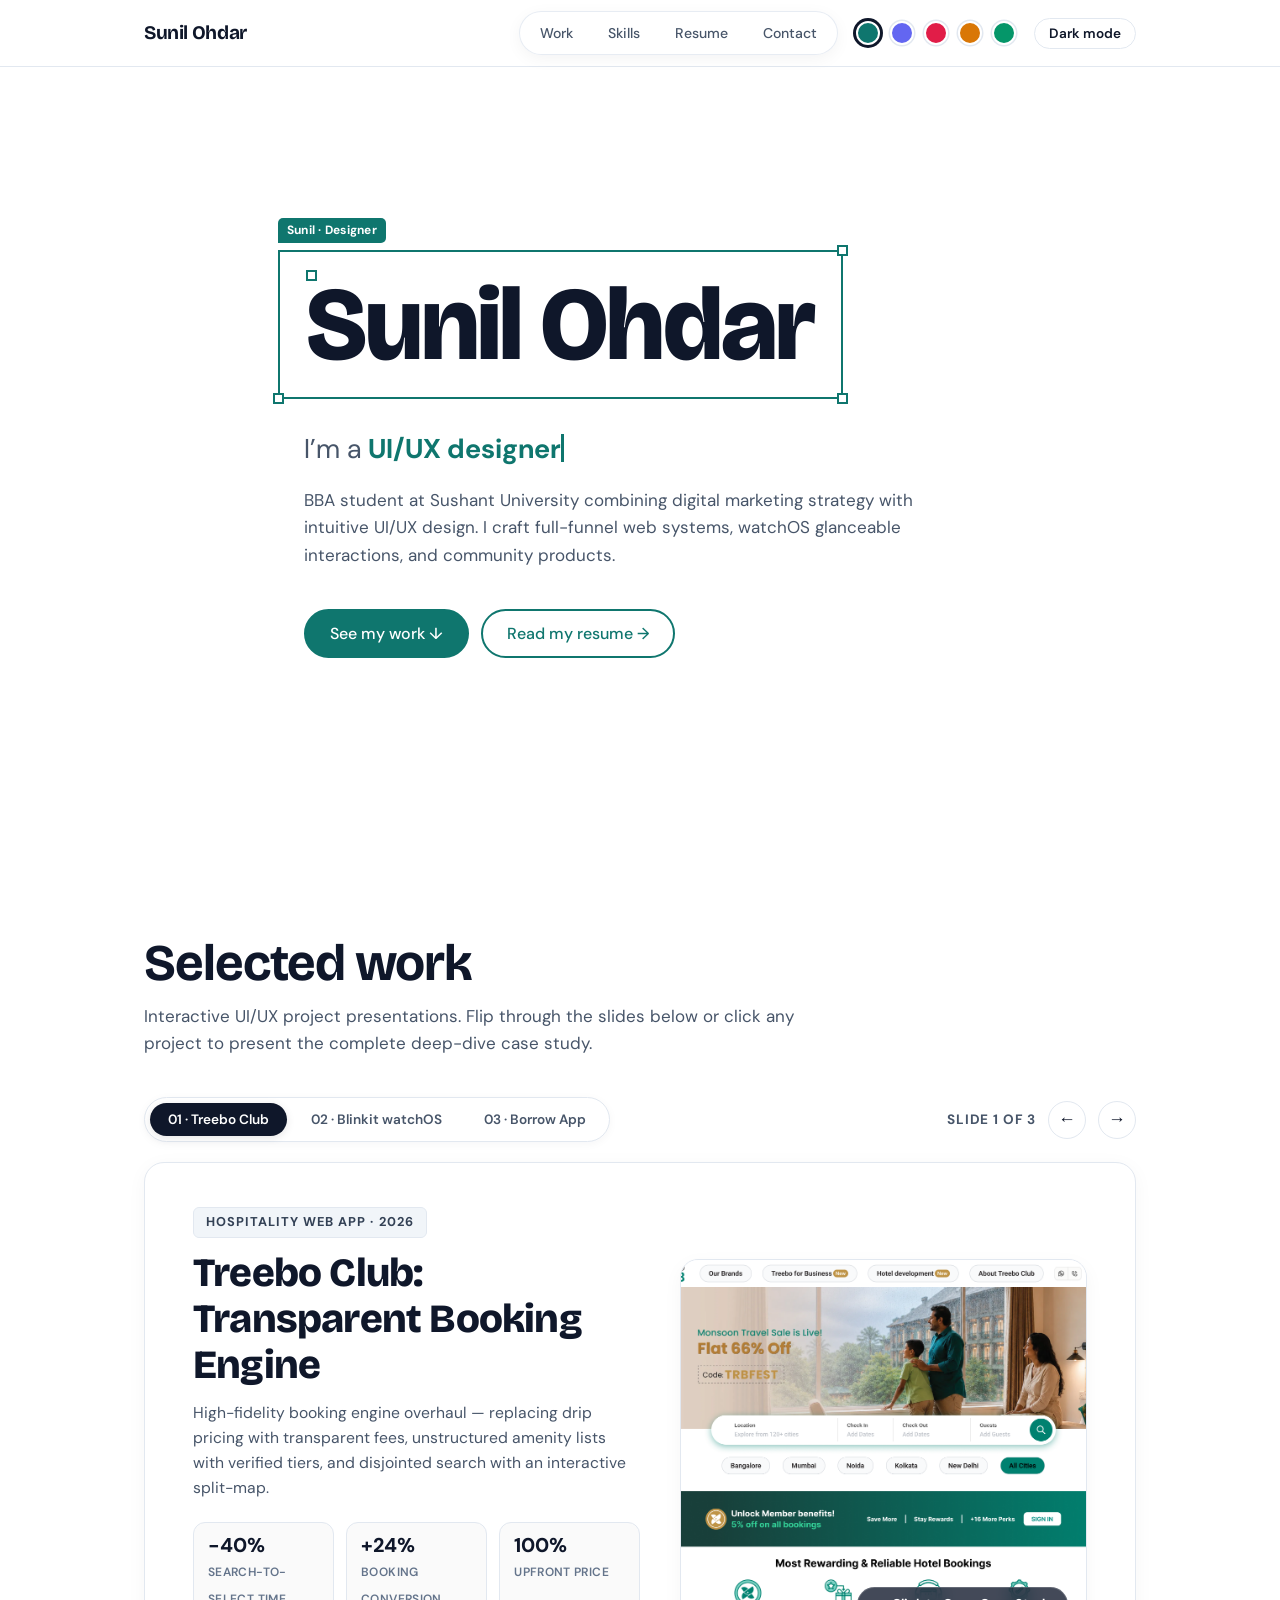
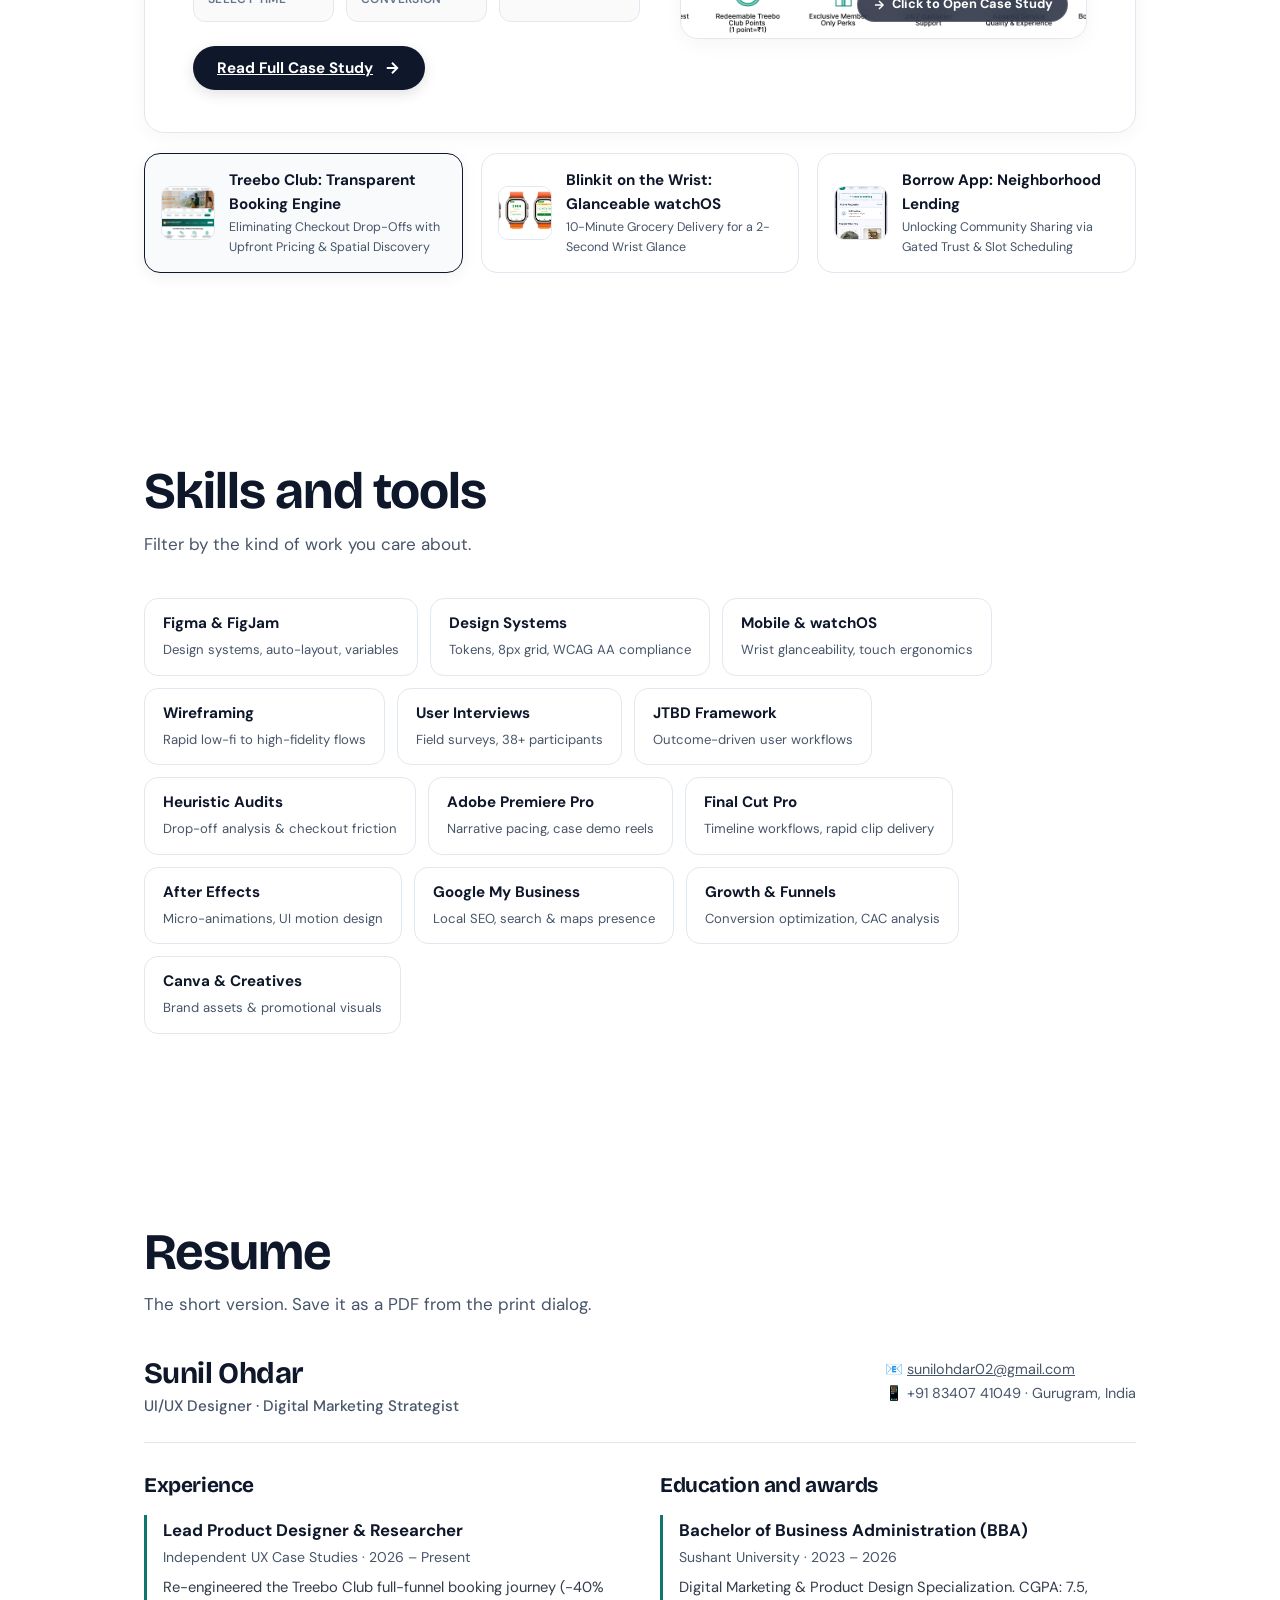
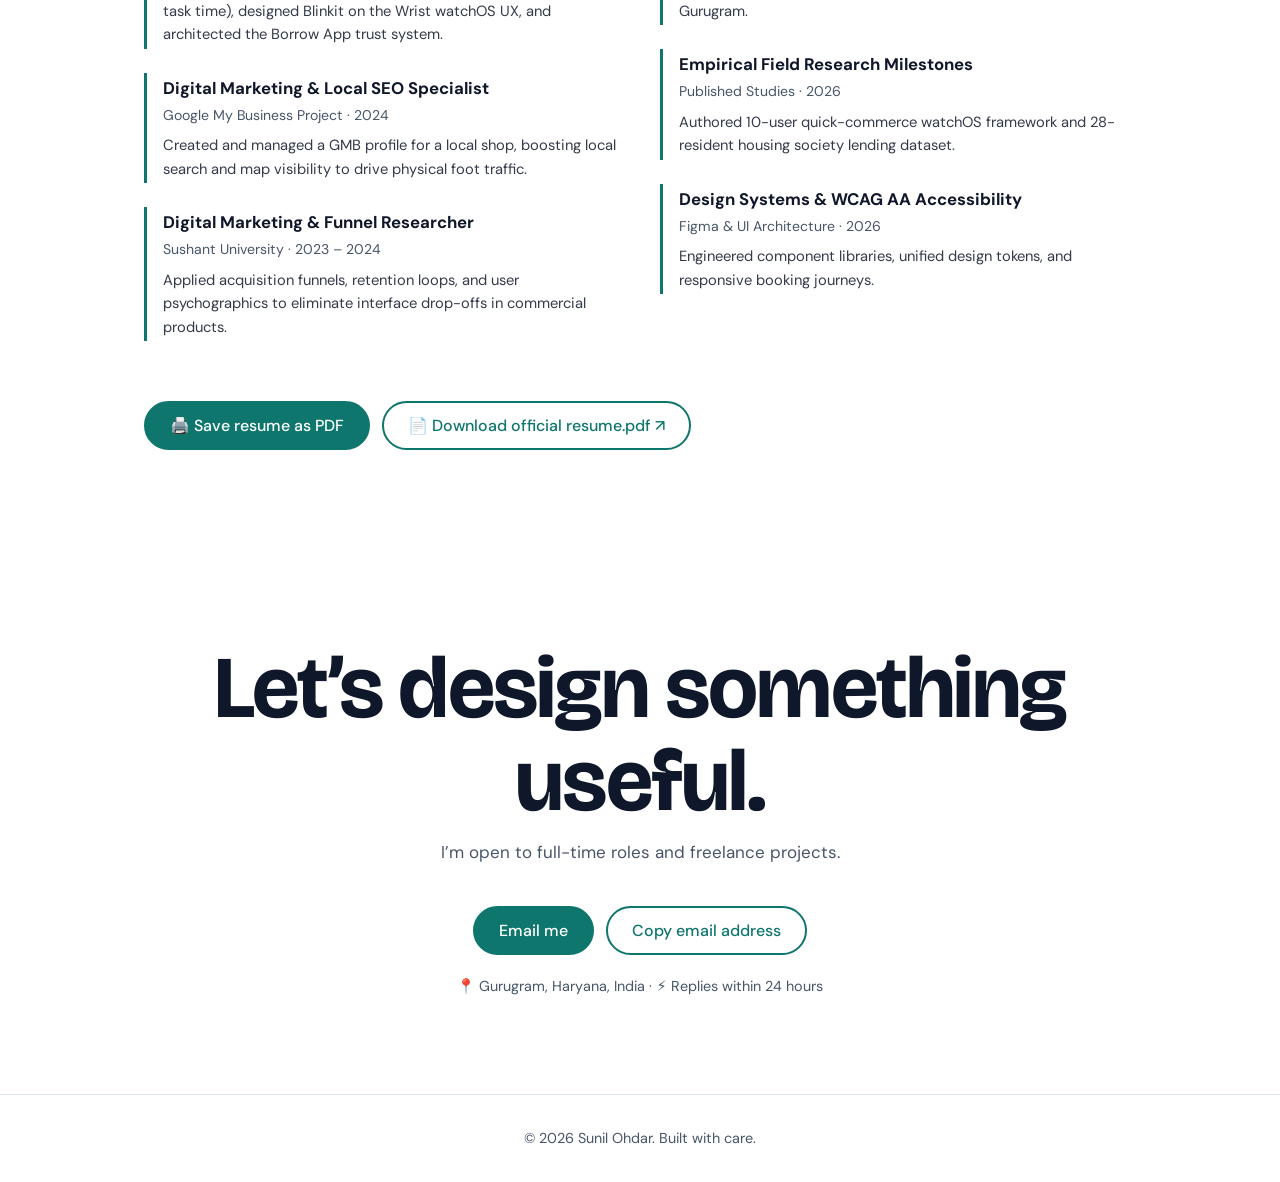
<file: index.html>
<!DOCTYPE html>
<html lang="en" data-theme="light">
<head>
<meta charset="utf-8">
<meta name="viewport" content="width=device-width, initial-scale=1, viewport-fit=cover">
<title>Sunil Ohdar – UI/UX Designer &amp; Product Strategist</title>
<meta name="description" content="Portfolio of Sunil Ohdar — UI/UX Product Designer & Digital Marketing Strategist. Featuring Treebo Club redesign, Blinkit watchOS UX, and Borrow App trust architecture.">
<meta property="og:title" content="Sunil Ohdar – UI/UX Designer & Product Strategist">
<meta property="og:description" content="Designing clear, accessible digital products through user research, design systems, and marketing strategy.">
<meta property="og:type" content="website">
<link rel="preconnect" href="https://fonts.googleapis.com">
<link rel="preconnect" href="https://fonts.gstatic.com" crossorigin>
<link href="https://fonts.googleapis.com/css2?family=Bricolage+Grotesque:wght@500;700;800&family=DM+Sans:wght@400;500;700&display=swap" rel="stylesheet">
<style>
:root{--bg:#ffffff;--surface:#ffffff;--ink:#0f172a;--mute:#475569;--line:#e2e8f0;--accent:#4f46e5;--on:#fff;
box-sizing:border-box;padding-top:env(safe-area-inset-top,0px);padding-bottom:env(safe-area-inset-bottom,0px)}
:root[data-theme="dark"]{--bg:#0f1226;--surface:#181c38;--ink:#eef0ff;--mute:#a3a8cc;--line:#2b3060}
html{scroll-behavior:smooth;scroll-padding-top:calc(74px + env(safe-area-inset-top,0px))}
*,*::before,*::after{box-sizing:border-box}
body{margin:0;background:var(--bg);color:var(--ink);font:400 17px/1.6 "DM Sans",system-ui,sans-serif;transition:background .3s,color .3s;overflow-x:hidden}
h1,h2,h3{font-family:"Bricolage Grotesque","DM Sans",sans-serif;line-height:1.05;margin:0;letter-spacing:-.02em}
a{color:inherit}
:focus-visible{outline:3px solid var(--accent);outline-offset:3px;border-radius:6px}
.wrap{max-width:1040px;margin:0 auto;padding:0 24px}
section{padding:96px 0}
h2{font-size:clamp(2rem,5vw,3.2rem);margin-bottom:12px}
.lead{color:var(--mute);max-width:56ch;margin:0 0 40px}
nav{position:sticky;top:0;z-index:20;background:color-mix(in srgb,var(--bg) 85%,transparent);backdrop-filter:blur(16px);-webkit-backdrop-filter:blur(16px);border-bottom:1px solid var(--line);padding-top:env(safe-area-inset-top,0px)}
nav .wrap{display:flex;align-items:center;gap:18px;height:66px}
nav b{font-family:"Bricolage Grotesque",sans-serif;font-size:1.2rem;margin-right:auto;letter-spacing:-.02em}
/* apple glass tab bar */
.nav-tabs{
  display:inline-flex;
  align-items:center;
  gap:3px;
  padding:4px;
  background:color-mix(in srgb,var(--surface) 65%,transparent);
  backdrop-filter:blur(24px) saturate(190%);
  -webkit-backdrop-filter:blur(24px) saturate(190%);
  border:1px solid color-mix(in srgb,var(--line) 80%,transparent);
  border-radius:999px;
  box-shadow:0 4px 18px -2px color-mix(in srgb,var(--ink) 6%,transparent),inset 0 1px 1px color-mix(in srgb,#fff 85%,transparent);
  transition:all .25s ease;
}
:root[data-theme="dark"] .nav-tabs{
  background:color-mix(in srgb,var(--surface) 50%,transparent);
  border:1px solid color-mix(in srgb,var(--line) 75%,transparent);
  box-shadow:0 8px 24px -4px rgba(0,0,0,.4),inset 0 1px 1px rgba(255,255,255,.12);
}
.nav-tabs a{
  text-decoration:none;
  font-size:.88rem;
  font-weight:500;
  color:var(--mute);
  padding:6px 16px;
  border-radius:999px;
  transition:all .22s cubic-bezier(.16,1,.3,1);
  display:inline-flex;
  align-items:center;
  justify-content:center;
  white-space:nowrap;
  position:relative;
}
.nav-tabs a:hover{
  color:var(--ink);
  background:color-mix(in srgb,var(--ink) 5%,transparent);
}
.nav-tabs a.on{
  color:var(--accent);
  background:var(--surface);
  font-weight:600;
  box-shadow:0 2px 8px color-mix(in srgb,var(--ink) 10%,transparent),inset 0 1px 0 color-mix(in srgb,#fff 90%,transparent);
}
:root[data-theme="dark"] .nav-tabs a.on{
  color:#fff;
  background:color-mix(in srgb,var(--surface) 90%,#fff);
  box-shadow:0 4px 12px rgba(0,0,0,.35),inset 0 1px 0 rgba(255,255,255,.15);
}
.bar{position:fixed;left:0;top:0;height:3px;width:0;background:var(--accent);z-index:30;transition:width .1s linear}
@media(max-width:760px){
  nav .wrap{gap:12px;overflow-x:auto;-webkit-overflow-scrolling:touch}
  nav .wrap::-webkit-scrollbar{display:none}
  nav b{font-size:1.05rem}
  .nav-tabs{padding:3px;gap:2px}
  .nav-tabs a{padding:5px 12px;font-size:.82rem}
  .sw{display:none}
}
/* hero */
.hero{min-height:86vh;display:flex;align-items:center;position:relative;overflow:hidden;padding:40px 0}
.sel{position:relative;display:inline-block;padding:18px 26px;border:2px solid var(--accent);margin:0 0 28px -26px}
@media(max-width:640px){.sel{margin-left:0;padding:14px 18px}.sel .tag{top:-28px!important}}
.sel i{position:absolute;width:11px;height:11px;background:var(--surface);border:2px solid var(--accent)}
.sel i:nth-child(1){left:-7px;top:-7px}.sel i:nth-child(2){right:-7px;top:-7px}.sel i:nth-child(3){left:-7px;bottom:-7px}.sel i:nth-child(4){right:-7px;bottom:-7px}
.sel .tag{position:absolute;left:-2px;top:-34px;background:var(--accent);color:var(--on);font-size:.75rem;padding:3px 9px;border-radius:5px 5px 5px 0;font-weight:700;letter-spacing:.02em}
h1{font-size:clamp(2.8rem,9vw,6.5rem);font-weight:800}
.role{font-size:clamp(1.2rem,3vw,1.7rem);min-height:2.2em;color:var(--mute)}
.role span{color:var(--accent);font-weight:700}
.caret{display:inline-block;width:3px;height:1em;background:var(--accent);vertical-align:-.12em;animation:bl 1s steps(1) infinite}
@keyframes bl{50%{opacity:0}}
.btns{display:flex;gap:12px;flex-wrap:wrap;margin-top:24px}
.btn{font:500 1rem "DM Sans",sans-serif;padding:12px 24px;border-radius:999px;border:2px solid var(--accent);background:var(--accent);color:var(--on);cursor:pointer;text-decoration:none;transition:transform .2s,background .2s,box-shadow .2s;display:inline-flex;align-items:center;justify-content:center;gap:8px}
.btn:hover{transform:translateY(-2px);box-shadow:0 6px 18px color-mix(in srgb,var(--accent) 30%,transparent)}.btn.o{background:transparent;color:var(--accent)}

/* Custom Cursor with high-contrast white stroke & zero-lag tracking */
@media (pointer: fine) and (prefers-reduced-motion: no-preference) {
  *, *::before, *::after, html, body, a, button, input, textarea, select, [role="button"] {
    cursor: none !important;
  }
}
#cur {
  position: fixed;
  left: 0;
  top: 0;
  pointer-events: none;
  z-index: 10000000 !important;
  transition: opacity .15s ease;
  opacity: 0;
  will-change: transform;
}
#cur svg {
  width: 24px;
  height: 24px;
  fill: var(--accent);
  stroke: #ffffff;
  stroke-width: 1.5px;
  filter: drop-shadow(0 2px 7px rgba(0,0,0,0.55));
  transition: transform .12s ease;
}
#cur span {
  display: block;
  margin: -2px 0 0 14px;
  background: var(--accent);
  color: var(--on);
  font-size: .75rem;
  padding: 2px 9px;
  border-radius: 0 8px 8px 8px;
  white-space: nowrap;
  font-weight: 700;
  box-shadow: 0 2px 8px color-mix(in srgb,var(--accent) 35%,transparent);
  border: 1px solid rgba(255,255,255,0.45);
  transition: transform .12s ease, background .2s;
}
#cur.hovering svg {
  transform: scale(1.3);
}
#cur.hovering span {
  transform: translate(3px, 3px);
}
#cur.clicking svg {
  transform: scale(0.85);
}

/* ========================================================
   PRESENTATION DECK SHOWCASE (#work)
   ======================================================== */
.deck-container {
  margin-top: 28px;
  position: relative;
}
.deck-bar {
  display: flex;
  align-items: center;
  justify-content: space-between;
  gap: 16px;
  margin-bottom: 20px;
  flex-wrap: wrap;
}
.deck-tabs {
  display: inline-flex;
  gap: 6px;
  background: var(--surface);
  border: 1px solid var(--line);
  padding: 5px;
  border-radius: 999px;
  box-shadow: 0 2px 10px color-mix(in srgb,var(--ink) 4%,transparent);
}
.deck-tab {
  border: 0;
  background: transparent;
  color: var(--mute);
  font: 600 .85rem "DM Sans", sans-serif;
  padding: 8px 18px;
  border-radius: 999px;
  cursor: pointer;
  transition: all .2s;
  display: inline-flex;
  align-items: center;
  gap: 8px;
}
.deck-tab:hover {
  color: var(--ink);
}
.deck-tab.active {
  background: #0f172a;
  color: #ffffff;
  box-shadow: 0 2px 8px rgba(0,0,0,0.1);
}
.deck-controls {
  display: inline-flex;
  align-items: center;
  gap: 12px;
}
.deck-counter {
  font-size: .85rem;
  font-weight: 700;
  letter-spacing: .06em;
  color: var(--mute);
  text-transform: uppercase;
}
.deck-btn {
  width: 38px;
  height: 38px;
  border-radius: 50%;
  border: 1px solid var(--line);
  background: var(--surface);
  color: var(--ink);
  cursor: pointer;
  display: inline-flex;
  align-items: center;
  justify-content: center;
  font-size: 1.1rem;
  transition: all .2s;
}
.deck-btn:hover {
  border-color: #0f172a;
  color: #0f172a;
  transform: translateY(-1px);
}

/* 16:9 Presentation Stage */
.deck-stage {
  aspect-ratio: 16/9.2;
  min-height: 480px;
  background: #ffffff;
  border: 1px solid #e2e8f0;
  border-radius: 20px;
  overflow: hidden;
  position: relative;
  box-shadow: 0 4px 20px rgba(0,0,0,0.04);
  cursor: pointer;
  transition: transform .25s ease, box-shadow .25s ease, border-color .25s ease;
}
.deck-stage:hover {
  border-color: #cbd5e1;
  box-shadow: 0 10px 30px rgba(0,0,0,0.07);
  transform: translateY(-2px);
}
.deck-slide {
  position: absolute;
  inset: 0;
  padding: 44px 48px;
  display: grid;
  grid-template-columns: 1.1fr 1fr;
  gap: 40px;
  align-items: center;
  opacity: 0;
  visibility: hidden;
  pointer-events: none;
  transform: scale(0.985) translateX(15px);
  transition: opacity .35s ease, transform .35s ease, visibility .35s;
}
.deck-slide.active {
  opacity: 1;
  visibility: visible;
  pointer-events: auto;
  transform: scale(1) translateX(0);
}
.deck-slide-content {
  display: flex;
  flex-direction: column;
  justify-content: center;
  z-index: 2;
}
.deck-slide-badge {
  display: inline-flex;
  align-items: center;
  gap: 8px;
  font-size: .8rem;
  font-weight: 700;
  text-transform: uppercase;
  letter-spacing: .08em;
  color: #64748b;
  margin-bottom: 12px;
}
.deck-slide-badge span {
  display: inline-block;
  padding: 4px 12px;
  background: #f1f5f9;
  border: 1px solid #e2e8f0;
  border-radius: 6px;
  color: #334155;
}
.deck-slide-title {
  font-size: clamp(1.8rem, 3.2vw, 2.5rem);
  font-weight: 800;
  line-height: 1.15;
  margin: 0 0 12px;
  color: #0f172a;
}
.deck-slide-desc {
  font-size: .98rem;
  line-height: 1.6;
  color: #475569;
  margin: 0 0 22px;
}
.deck-stats {
  display: grid;
  grid-template-columns: repeat(3, 1fr);
  gap: 12px;
  margin-bottom: 24px;
}
.deck-stat-box {
  background: #fafafa;
  border: 1px solid #e2e8f0;
  border-radius: 12px;
  padding: 10px 14px;
}
.deck-stat-val {
  font-size: 1.25rem;
  font-weight: 800;
  color: #0f172a;
  display: block;
  line-height: 1.2;
}
.deck-stat-lbl {
  font-size: .75rem;
  color: #64748b;
  font-weight: 600;
  text-transform: uppercase;
  letter-spacing: .03em;
}
.deck-action {
  display: inline-flex;
  align-items: center;
  gap: 10px;
  background: #0f172a;
  color: #ffffff;
  font: 700 .95rem "DM Sans", sans-serif;
  padding: 12px 24px;
  border-radius: 999px;
  align-self: flex-start;
  box-shadow: 0 4px 14px rgba(0,0,0,0.12);
  transition: transform .2s, box-shadow .2s, background-color .2s;
}
.deck-stage:hover .deck-action {
  transform: translateY(-2px);
  background: #1e293b;
  box-shadow: 0 8px 20px rgba(0,0,0,0.18);
}
.deck-slide-visual {
  height: 100%;
  display: flex;
  align-items: center;
  justify-content: center;
  position: relative;
  z-index: 1;
}
.deck-visual-card {
  width: 100%;
  height: 100%;
  max-height: 380px;
  border-radius: 18px;
  overflow: hidden;
  background: #f8fafc;
  border: 1px solid #e2e8f0;
  position: relative;
  display: flex;
  align-items: center;
  justify-content: center;
  box-shadow: 0 6px 20px rgba(0,0,0,0.04);
}
.deck-visual-card img {
  width: 100%;
  height: 100%;
  object-fit: cover;
  object-position: top center;
  transition: transform .4s ease;
}
.deck-visual-card.contain img {
  object-fit: contain;
  padding: 16px;
}
.deck-stage:hover .deck-visual-card img {
  transform: scale(1.03);
}
.deck-present-hint {
  position: absolute;
  bottom: 16px;
  right: 18px;
  background: rgba(15, 23, 42, 0.78);
  backdrop-filter: blur(8px);
  -webkit-backdrop-filter: blur(8px);
  color: #ffffff;
  font-size: .8rem;
  font-weight: 700;
  padding: 6px 14px;
  border-radius: 999px;
  display: flex;
  align-items: center;
  gap: 6px;
  border: 1px solid rgba(255,255,255,0.18);
  pointer-events: none;
}

/* Deck Mini Previews */
.deck-previews {
  display: grid;
  grid-template-columns: repeat(3, 1fr);
  gap: 18px;
  margin-top: 20px;
}
.deck-preview-card {
  background: #ffffff;
  border: 1.5px solid #e2e8f0;
  border-radius: 16px;
  padding: 14px 16px;
  cursor: pointer;
  transition: all .2s;
  display: flex;
  align-items: center;
  gap: 14px;
}
.deck-preview-card:hover {
  border-color: #0f172a;
  transform: translateY(-2px);
}
.deck-preview-card.active {
  border-color: #0f172a;
  background: #f8fafc;
  box-shadow: 0 4px 16px rgba(0,0,0,0.06);
}
.deck-preview-thumb {
  width: 54px;
  height: 54px;
  border-radius: 10px;
  overflow: hidden;
  flex-shrink: 0;
  background: var(--bg);
  border: 1px solid var(--line);
}
.deck-preview-thumb img {
  width: 100%;
  height: 100%;
  object-fit: cover;
}
.deck-preview-info h4 {
  font-size: .95rem;
  margin: 0 0 2px;
  color: var(--ink);
}
.deck-preview-info span {
  font-size: .78rem;
  color: var(--mute);
  display: block;
}

@media(max-width: 900px) {
  .deck-stage {
    aspect-ratio: auto;
    min-height: auto;
  }
  .deck-slide {
    position: relative;
    padding: 28px 24px;
    grid-template-columns: 1fr;
    gap: 24px;
    display: none;
    transform: none;
  }
  .deck-slide.active {
    display: flex;
    flex-direction: column;
  }
  .deck-visual-card {
    height: 240px;
  }
  .deck-previews {
    grid-template-columns: 1fr;
  }
}

.cd h2 {
      font: 400 clamp(40px, 7vw, 64px)/1 var(--t);
      margin: 0 0 4px
    }

    .cd h3 {
      font: 600 28px var(--h);
      margin: 22px 0 2px
    }

    .cd p {
      margin: 0
    }

    .st {
      display: flex;
      flex-wrap: wrap;
      gap: 26px;
      margin: 16px 0
    }

    .st b {
      font: 400 52px/1 var(--t);
      color: var(--red);
      display: block
    }

    .ba {
      position: relative;
      aspect-ratio: 16/9;
      overflow: hidden;
      border: 2px solid var(--ink);
      margin-top: 10px;
      user-select: none
    }

    .ba>div {
      position: absolute;
      inset: 0;
      display: grid;
      place-items: center;
      font: 400 30px var(--t);
      padding: 16px;
      text-align: center
    }

    .ba .a {
      background: repeating-linear-gradient(45deg, #cfc9bd, #cfc9bd 12px, #ddd7cb 12px, #ddd7cb 24px)
    }

    .ba .d {
      background: var(--red);
      color: #fff;
      clip-path: inset(0 0 0 var(--s, 50%))
    }

    .ba .hn {
      position: absolute;
      top: 0;
      bottom: 0;
      left: var(--s, 50%);
      width: 3px;
      background: #fff;
      pointer-events: none
    }

    .ba input {
      position: absolute;
      inset: 0;
      width: 100%;
      height: 100%;
      opacity: 0;
      cursor: ew-resize;
      margin: 0
    }

    .ba input:focus-visible+.hn {
      outline: 3px solid #1747ff
    }

    .toast {
      position: fixed;
      left: 50%;
      bottom: calc(22px + env(safe-area-inset-bottom, 0px));
      transform: translate(-50%, 30px);
      background: var(--ink);
      color: var(--paper);
      padding: 11px 20px;
      opacity: 0;
      transition: .25s;
      z-index: 70;
      pointer-events: none
    }

    .toast.on {
      opacity: 1;
      transform: translate(-50%, 0)
    }

    body {
      background: var(--bg);
    }

    .n,
    .pp,
    .pol {
      background-image: linear-gradient(165deg, rgba(255, 255, 255, .4), transparent 45%, rgba(0, 0, 0, .07));
      box-shadow: 0 1px 1px #0003, 0 9px 12px -5px #0006, 0 20px 26px -12px #0005
    }

    .n.g::before,
    .pol::before {
      display: none
    }

    .n.g::after,
    .pol::after {
      content: "";
      position: absolute;
      top: -13px;
      left: 50%;
      width: 78px;
      height: 24px;
      margin-left: -39px;
      background: rgba(255, 255, 240, .5);
      border: 1px solid rgba(255, 255, 255, .35);
      box-shadow: 0 1px 3px #0003;
      transform: rotate(-4deg);
      z-index: 2
    }

    .row>:nth-child(2) {
      --j: 1
    }

    .row>:nth-child(3) {
      --j: 2
    }

    .row>:nth-child(4) {
      --j: 3
    }

    .row>:nth-child(5) {
      --j: 4
    }

    .cl:not(.drawn) .row>* {
      opacity: 0
    }

    .cl.drawn .row>* {
      animation: drop .75s cubic-bezier(.2, .9, .3, 1.2) backwards;
      animation-delay: calc(var(--j, 0)*.14s)
    }

    @keyframes drop {
      from {
        opacity: 0;
        transform: translateY(-90px) rotate(calc(var(--r, 0deg)*6)) scale(1.15)
      }

      55% {
        opacity: 1
      }

      to {
        opacity: 1;
        transform: translateY(0) rotate(var(--r, 0deg)) scale(1)
      }
    }

    .hd .n {
      opacity: 0
    }

    body.go .hd .n {
      opacity: 1;
      animation: drop .9s cubic-bezier(.2, .9, .3, 1.2) backwards
    }

    body.go .hd .n+.n {
      animation-delay: .3s
    }

    .slate {
      width: min(330px, 100%);
      position: relative;
      z-index: 3;
      transform: rotate(-1.5deg);
      filter: drop-shadow(2px 8px 8px #0006)
    }

    .sticks {
      height: 26px;
      border: 2px solid #111;
      background: repeating-linear-gradient(115deg, #111 0 22px, #f4f0e6 22px 44px);
      transform-origin: left bottom;
      transform: rotate(-24deg)
    }

    .cl.drawn .sticks {
      animation: clap .45s .1s ease-in both
    }

    @keyframes clap {
      from {
        transform: rotate(-24deg)
      }

      to {
        transform: rotate(0)
      }
    }

    .sb {
      background: #111;
      color: #f4f0e6;
      padding: 10px 14px;
      border: 2px solid #111;
      display: grid
    }

    .sb b {
      font: 400 14px var(--m);
      color: #a29c8e
    }

    .sb span {
      font: 400 36px/1 var(--t);
      letter-spacing: .04em
    }

    .sb em {
      font-size: 13px;
      color: #a29c8e
    }

    .snd {
      position: fixed;
      top: calc(14px + env(safe-area-inset-top, 0px));
      right: 14px;
      z-index: 60;
      background: #111;
      color: #f4f0e6;
      border: 1.5px solid #f4f0e6;
      border-radius: 99px;
      padding: 8px 16px;
      font-size: 14px;
      box-shadow: 0 4px 12px #0007
    }

    .snd[aria-pressed=true] {
      background: var(--red);
      border-color: #fff
    }

    #card {
      width: 100%;
      max-width: 1100px
    }

    #card.in {
      animation: none
    }

    #fl {
      position: absolute;
      inset: 0;
      background: #fff;
      opacity: 0;
      z-index: 2;
      pointer-events: none
    }

    #fl.on {
      animation: flash .45s ease-out
    }

    @keyframes flash {
      0% {
        opacity: .85
      }

      100% {
        opacity: 0
      }
    }

    .stk {
      position: relative;
      height: clamp(80px, 22vw, 250px);
      display: grid;
      place-items: center
    }

    .stk.short {
      height: clamp(60px, 15vw, 170px)
    }

    .w {
      position: absolute;
      display: block;
      font: 400 clamp(58px, 16vw, 210px)/.9 var(--t);
      letter-spacing: .02em;
      white-space: nowrap;
      animation: wd var(--du, .3s) var(--d) both
    }

    .stk.short .w {
      font-size: clamp(48px, 12vw, 150px)
    }

    .w.hold {
      animation: wh .5s var(--d) both
    }

    .w b {
      color: #ff3b3f;
      font-weight: 400
    }

    @keyframes wd {
      0% {
        opacity: 0;
        transform: scale(2.2);
        filter: blur(10px)
      }

      12% {
        opacity: 1;
        transform: scale(1);
        filter: none
      }

      85% {
        opacity: 1;
        transform: scale(1.04)
      }

      100% {
        opacity: 0;
        transform: scale(1.08)
      }
    }

    @keyframes wh {
      0% {
        opacity: 0;
        transform: scale(2.2);
        filter: blur(10px)
      }

      30% {
        opacity: 1;
        transform: scale(1);
        filter: none
      }

      100% {
        opacity: 1;
        transform: scale(1)
      }
    }

    .pst {
      display: grid;
      justify-items: center
    }

    .ln {
      overflow: hidden;
      line-height: .95
    }

    .ln span {
      display: block;
      font-family: var(--t);
      animation: rise .55s cubic-bezier(.2, .9, .2, 1) var(--d) both
    }

    .rd {
      color: #ff3b3f
    }

    @keyframes rise {
      from {
        transform: translateY(105%)
      }

      to {
        transform: none
      }
    }

    .nm {
      font: 400 clamp(58px, 15vw, 170px)/.95 var(--t);
      letter-spacing: .03em
    }

    .nm i {
      display: inline-block;
      font-style: normal;
      animation: pop .35s var(--d) both
    }

    @keyframes pop {
      from {
        opacity: 0;
        transform: scale(1.8)
      }

      to {
        opacity: 1;
        transform: none
      }
    }

    .rl {
      font: 400 clamp(16px, 2.6vw, 26px) var(--m);
      margin-top: 14px;
      animation: trk 1.2s 1s ease-out both
    }

    @keyframes trk {
      from {
        opacity: 0;
        letter-spacing: 1.2em
      }

      to {
        opacity: 1;
        letter-spacing: .35em
      }
    }

    .bar {
      display: block;
      height: 4px;
      background: var(--red);
      margin: 18px auto 0;
      animation: bar .8s .9s ease-out both
    }

    @keyframes bar {
      from {
        width: 0
      }

      to {
        width: min(320px, 60%)
      }
    }

    .sm {
      font: 400 clamp(14px, 2.2vw, 22px) var(--m);
      letter-spacing: .3em;
      margin-bottom: 6px;
      animation: wh .5s both
    }

    .spr {
      font: 400 clamp(54px, 14vw, 170px)/.95 var(--t);
      background: linear-gradient(100deg, #f3efe6 40%, #ff5a5e 50%, #f3efe6 60%) 100% 0/250% 100%;
      -webkit-background-clip: text;
      background-clip: text;
      color: transparent;
      animation: spr 1.4s cubic-bezier(.2, .8, .2, 1) both, sw 1.8s .2s ease-in-out both
    }

    @keyframes spr {
      from {
        letter-spacing: -.15em;
        transform: scale(1.5);
        opacity: 0
      }

      to {
        letter-spacing: .06em;
        transform: scale(1);
        opacity: 1
      }
    }

    @keyframes sw {
      from {
        background-position: 100% 0
      }

      to {
        background-position: 0 0
      }
    }

    @media(prefers-reduced-motion:reduce) {
      .w {
        opacity: 0
      }

      .w.hold {
        opacity: 1
      }
    }

    header {
      padding: 120px 0 30px
    }

    .toast {
      bottom: calc(22px + env(safe-area-inset-bottom, 0px))
    }

    body::after {
      transition: opacity .6s
    }

    body.night::after {
      animation: none;
      opacity: 0
    }

    .n,
    .pol {
      translate: var(--tx, 0px) var(--ty, 0px);
      cursor: grab;
      user-select: none;
      -webkit-user-select: none
    }

    .n.drag,
    .pol.drag {
      cursor: grabbing;
      z-index: 9;
      transform: rotate(0) scale(1.05);
      box-shadow: 0 2px 2px #0003, 0 24px 34px -8px #0008;
      transition: none
    }

    body.tidy .n,
    body.tidy .pol {
      transition: translate .65s cubic-bezier(.2, .9, .3, 1.12), transform .25s, box-shadow .25s, opacity .3s
    }

    .fresh {
      animation: drop .75s cubic-bezier(.2, .9, .3, 1.2) backwards
    }

    .mine {
      display: flex;
      flex-wrap: wrap;
      gap: 34px;
      align-items: flex-start;
      padding: 26px 0 10px
    }

    .n.blank {
      width: min(320px, 100%)
    }

    .n.pinned {
      width: min(260px, 100%);
      overflow-wrap: anywhere
    }

    .n textarea {
      user-select: text;
      -webkit-user-select: text;
      cursor: text
    }

    .blank textarea {
      display: block;
      width: 100%;
      min-height: 100px;
      border: 0;
      background: transparent;
      font: 600 24px/1.15 var(--h);
      resize: none;
      color: var(--ink);
      padding: 0;
      margin-bottom: 10px
    }

    .blank textarea:focus-visible {
      outline: none
    }

    .n .em {
      font-size: 13px
    }

    .n.pl {
      padding: 0;
      background: none;
      box-shadow: none;
      filter: drop-shadow(0 1px 1px #0003) drop-shadow(0 10px 9px #0005)
    }

    .n.pl:hover {
      box-shadow: none
    }

    .n.pl::before {
      z-index: 4
    }

    .pl .fr {
      position: relative;
      z-index: 1;
      padding: 22px 18px 18px;
      background-image: linear-gradient(165deg, rgba(255, 255, 255, .4), transparent 45%, rgba(0, 0, 0, .07));
      clip-path: polygon(0 0, 100% 0, 100% 100%, 100% 100%, 0 100%);
      transition: clip-path .45s cubic-bezier(.2, .8, .2, 1)
    }

    .bl .fr {
      background-color: var(--bl)
    }

    .g .fr {
      background-color: var(--g)
    }

    .cn:hover+.fr {
      clip-path: polygon(0 0, 100% 0, 100% calc(100% - 26px), calc(100% - 26px) 100%, 0 100%)
    }

    .pl.peeled .fr,
    .pl.peeled .cn:hover+.fr {
      clip-path: polygon(0 0, 100% 0, 100% 0, 0 100%, 0 100%)
    }

    .bk {
      position: absolute;
      inset: 0;
      padding: 12px 14px;
      background: #fffdf5 linear-gradient(135deg, transparent 44%, rgba(0, 0, 0, .2) 50%, transparent 64%);
      display: flex;
      flex-direction: column;
      justify-content: flex-end;
      align-items: flex-end;
      text-align: right;
      font: 600 19px/1.05 var(--h);
      color: #7a1013
    }

    .bk small {
      font: 400 11px var(--m);
      color: #6a6258;
      margin-bottom: 3px
    }

    .cn {
      position: absolute;
      right: 0;
      bottom: 0;
      width: 34px;
      height: 34px;
      border: 0;
      background: none;
      padding: 0;
      z-index: 3;
      cursor: pointer
    }

    .cn::after {
      content: "";
      position: absolute;
      inset: 0;
      background: linear-gradient(135deg, #fff, #cfc9b8);
      clip-path: polygon(100% 24%, 24% 100%, 24% 24%);
      opacity: 0;
      transition: opacity .2s
    }

    .cn:hover::after {
      opacity: 1
    }

    .pl.peeled .cn::after {
      opacity: 0
    }

    .under {
      display: flex;
      flex-wrap: wrap;
      gap: 22px;
      align-items: center;
      margin-top: 22px
    }

    .under .fl {
      margin-top: 0
    }

    .ann {
      background: #fff;
      padding: 8px;
      width: 176px;
      transform: rotate(2deg);
      box-shadow: 0 1px 1px #0003, 0 9px 12px -5px #0006;
      font-size: 7px;
      line-height: 1.25;
      color: #333
    }

    .ann .mp {
      height: 54px;
      background: linear-gradient(135deg, #dfe5ff, #fff);
      position: relative;
      margin-bottom: 5px
    }

    .ann .mp::after {
      content: "";
      position: absolute;
      left: 38%;
      top: 28%;
      width: 26px;
      height: 16px;
      border: 2px solid var(--red);
      border-radius: 50%
    }

    .ann b {
      font-weight: 400;
      display: block;
      font-size: 11px;
      color: #6a6258;
      margin-top: 4px
    }

    #night {
      position: fixed;
      inset: 0;
      z-index: 8;
      pointer-events: none;
      background: rgba(5, 6, 12, .88);
      opacity: 0;
      transition: opacity .7s;
      --m1: radial-gradient(circle 300px at var(--lx, 50%) var(--ly, 30%), transparent 0, transparent 35%, #000 100%);
      --m2: radial-gradient(ellipse 62% 85% at var(--cx, 50%) 0, transparent 0, transparent 30%, #000 100%);
      -webkit-mask-image: var(--m1), var(--m2);
      mask-image: var(--m1), var(--m2);
      -webkit-mask-composite: source-in;
      mask-composite: intersect
    }

    @supports not ((mask-composite:intersect) or (-webkit-mask-composite:source-in)) {
      #night {
        background: rgba(5, 6, 12, .5)
      }
    }

    #lc {
      position: fixed;
      inset: 0;
      z-index: 8;
      pointer-events: none;
      opacity: 0;
      transition: opacity .7s;
      background: radial-gradient(ellipse 62% 85% at var(--cx, 50%) 0, rgba(255, 214, 140, .28), transparent 70%), radial-gradient(circle 280px at var(--lx, 50%) var(--ly, 30%), rgba(255, 226, 160, .16), transparent 70%)
    }

    body.night #night,
    body.night #lc {
      opacity: 1
    }

    #lamp {
      position: absolute;
      top: 0;
      left: 50%;
      margin-left: -34px;
      z-index: 5;
      background: none;
      border: 0;
      padding: 0;
      cursor: pointer
    }

    #lamp svg {
      display: block;
      transition: transform .2s
    }

    #lamp .bulb {
      fill: #9b8f66;
      transition: fill .5s
    }

    body.night #lamp .bulb {
      fill: #ffecb8;
      filter: drop-shadow(0 6px 10px #ffcf70)
    }

    body:not(.go) #lamp {
      display: none
    }

    @media(max-width:960px) {
      .hd {
        grid-template-columns: 1fr
      }

      .row {
        grid-template-columns: 1fr 1fr
      }

      .row .n:nth-child(n) {
        margin-top: 0
      }
    }

    @media(max-width:560px) {
      .row {
        grid-template-columns: 1fr;
        gap: 34px;
        padding: 0 14px
      }

      .row>*:nth-child(even) {
        margin-left: 18%
      }

      .row>*:nth-child(odd) {
        margin-right: 18%
      }

      .cr {
        grid-template-columns: 1fr
      }

      .cr b,
      .cr span {
        text-align: center
      }
    }

    @media(prefers-reduced-motion:reduce) {

      *,
      *::before {
        transition: none !important;
        animation: none !important
      }

      html {
        scroll-behavior: auto
      }
    }

    .smap {
      position: relative;
      padding: 10px 0 4px
    }

    .smap svg {
      position: absolute;
      inset: 0;
      width: 100%;
      height: 100%;
      pointer-events: none;
      overflow: visible;
      z-index: 1
    }

    .smap path {
      fill: none;
      stroke: var(--red);
      stroke-width: 2.5;
      opacity: .45;
      transition: opacity .25s, stroke-width .25s;
      filter: drop-shadow(1px 2px 1px #0005)
    }

    .smap.act path {
      opacity: .08
    }

    .smap.act path.on {
      opacity: 1;
      stroke-width: 4
    }

    .skr,
    .pjr {
      position: relative;
      z-index: 2;
      display: flex;
      flex-wrap: wrap;
      gap: 14px;
      justify-content: center
    }

    .pjr {
      margin-top: 110px
    }

    .sn,
    .pn {
      border: 0;
      padding: 12px 18px;
      font: inherit;
      position: relative;
      box-shadow: 0 1px 1px #0003, 0 8px 10px -5px #0006;
      transition: transform .2s, opacity .25s, box-shadow .2s
    }

    .sn {
      background: var(--y);
      transform: rotate(-1deg)
    }

    .sn:nth-child(2n) {
      background: var(--bl);
      transform: rotate(1.5deg)
    }

    .sn:nth-child(3n) {
      background: var(--g);
      transform: rotate(-2deg)
    }

    .pn {
      background: #fff;
      font: 600 24px var(--h);
      padding: 10px 20px
    }

    .smap.act .sn:not(.lit),
    .smap.act .pn:not(.lit) {
      opacity: .35
    }

    .sn.lit,
    .pn.lit {
      transform: scale(1.1) rotate(0);
      box-shadow: 0 0 0 3px #fff, 0 14px 22px -6px #0008
    }

    .tms {
      display: flex;
      flex-wrap: wrap;
      gap: 36px;
      justify-content: center;
      padding: 28px 0 10px
    }

    .tm {
      position: relative;
      margin: 0;
      width: min(280px, 100%);
      background: #fff;
      padding: 16px 16px 12px;
      transform: rotate(var(--r, 0deg));
      box-shadow: 0 1px 1px #0003, 0 9px 12px -5px #0006, 0 20px 26px -12px #0005;
      transition: transform .25s;
      translate: var(--tx, 0px) var(--ty, 0px);
      cursor: grab;
      user-select: none;
      -webkit-user-select: none
    }

    .tm:hover {
      transform: rotate(0) scale(1.03)
    }

    .tm.drag {
      cursor: grabbing;
      z-index: 9;
      transform: rotate(0) scale(1.05);
      transition: none
    }

    .tm::before {
      content: "";
      position: absolute;
      top: -12px;
      left: 50%;
      width: 78px;
      height: 24px;
      margin-left: -39px;
      background: rgba(255, 255, 240, .55);
      border: 1px solid rgba(255, 255, 255, .35);
      box-shadow: 0 1px 3px #0003;
      transform: rotate(-4deg)
    }

    .tm .av {
      width: 64px;
      height: 64px;
      border-radius: 50%;
      display: grid;
      place-items: center;
      color: #fff;
      font: 400 34px var(--t);
      margin-bottom: 8px
    }

    .tm blockquote {
      margin: 0 0 10px;
      font: 600 25px/1.1 var(--h)
    }

    .tm figcaption {
      font-size: 13px;
      color: #6a6258
    }

    .cf {
      display: grid;
      gap: 14px;
      max-width: 520px;
      margin: 30px auto 0;
      text-align: left
    }

    .cf label {
      display: grid;
      gap: 6px;
      font-size: 15px;
      color: #cfc8b8
    }

    .cf input,
    .cf textarea {
      font: inherit;
      color: #f3efe6;
      background: #141414;
      border: 1.5px solid #3a3a3a;
      padding: 12px 14px;
      width: 100%;
      border-radius: 0
    }

    .cf [aria-invalid=true] {
      border-color: #ff5a5e
    }

    .er {
      color: #ff7478;
      font-size: 13px;
      min-height: 1.2em
    }

    .cf .b {
      justify-self: start
    }

    .okm {
      border: 1.5px solid #3a3a3a;
      padding: 24px;
      max-width: 520px;
      margin: 30px auto 0
    }

    #lamp {
      touch-action: none;
      cursor: grab
    }

    #lamp:active {
      cursor: grabbing
    }

    #lamp svg {
      transform-origin: 34px 0
    }
/* skills */
.fl{display:flex;gap:10px;flex-wrap:wrap;margin-bottom:24px}
.fl button{font:500 .92rem "DM Sans",sans-serif;border:1.5px solid var(--line);background:var(--surface);color:var(--ink);padding:8px 18px;border-radius:999px;cursor:pointer;transition:all .2s}
.fl button[aria-pressed=true]{border-color:var(--accent);background:var(--accent);color:var(--on)}
.sk{display:flex;flex-wrap:wrap;gap:12px}
.sk div{background:var(--surface);border:1px solid var(--line);border-radius:14px;padding:12px 18px;transition:opacity .3s,transform .3s}
.sk div.dim{opacity:.18;transform:scale(.95)}
.sk div b{display:block;font-size:.95rem}.sk div span{font-size:.82rem;color:var(--mute)}
/* resume */
.res-head{display:flex;justify-content:space-between;align-items:flex-start;padding-bottom:24px;margin-bottom:32px;border-bottom:1px solid var(--line);flex-wrap:wrap;gap:16px}
.res{display:grid;grid-template-columns:1fr 1fr;gap:40px}
@media(max-width:760px){.res{grid-template-columns:1fr}}
.res h3{font-size:1.3rem;margin-bottom:18px}
.row{border-left:3px solid var(--accent);padding:2px 0 2px 16px;margin-bottom:24px}
.row b{display:block;font-size:1.05rem}.row span{color:var(--mute);font-size:.88rem;display:block;margin-top:2px}.row p{margin:8px 0 0;font-size:.92rem;color:color-mix(in srgb,var(--ink) 85%,transparent);line-height:1.6}
/* contact */
.contact{text-align:center}
.contact h2{font-size:clamp(2.4rem,8vw,5.5rem)}
.sw{display:flex;gap:10px;align-items:center}
.sw button{width:24px;height:24px;border-radius:50%;border:2px solid var(--surface);cursor:pointer;box-shadow:0 0 0 1.5px var(--line);transition:box-shadow .2s,transform .2s}
.sw button:hover{transform:scale(1.1)}
.sw button[aria-pressed=true]{box-shadow:0 0 0 3px var(--ink)}
#tg{background:none;border:1.5px solid var(--line);border-radius:999px;color:var(--ink);padding:6px 14px;cursor:pointer;font:600 .85rem "DM Sans",sans-serif;transition:border-color .2s}
#tg:hover{border-color:var(--accent)}
footer{padding:32px 0;color:var(--mute);font-size:.9rem;border-top:1px solid var(--line);text-align:center}
.rv{opacity:0;transform:translateY(18px);transition:opacity .5s,transform .5s}.rv.in{opacity:1;transform:none}
@media(prefers-reduced-motion:reduce){*{animation:none!important;transition:none!important}html{scroll-behavior:auto}.rv{opacity:1;transform:none}}
@media print{
  nav,.bar,#cur,.hero,#work,#skills,#contact,.btns,.sw,#tg{display:none!important}
  #resume{padding:0!important}
  .res-head{border-bottom:2px solid #333!important}
  .row{border-left:3px solid #333!important}
  body{background:#fff!important;color:#000!important}
  .wrap{max-width:100%!important;padding:0!important}
}
</style>
</head>
<body>
<div class="bar" id="bar"></div>
<div id="cur" aria-hidden="true"><svg viewBox="0 0 20 20"><path d="M2 2l6 15 2.5-6.5L17 8z"/></svg><span>You</span></div>
<nav><div class="wrap"><b id="logo"></b>
<div class="nav-tabs" role="tablist" aria-label="Navigation sections">
  <a href="#work" role="tab">Work</a>
  <a href="#skills" role="tab">Skills</a>
  <a href="#resume" role="tab">Resume</a>
  <a href="#contact" role="tab">Contact</a>
</div>
<span class="sw" id="sw" role="group" aria-label="Accent colour"></span><button id="tg" aria-label="Toggle dark mode">Dark mode</button></div></nav>

<header class="hero"><div class="wrap">
<div class="sel"><span class="tag" id="tag"></span><i></i><i></i><i></i><i></i><h1 id="name"></h1></div>
<div class="role" id="role" aria-live="off"></div>
<p class="lead" id="bio"></p>
<div class="btns"><a class="btn" href="#work">See my work ↓</a><a class="btn o" href="#resume">Read my resume →</a></div>
</div></header>

<section id="work"><div class="wrap">
<h2 class="rv">Selected work</h2><p class="lead rv">Interactive UI/UX project presentations. Flip through the slides below or click any project to present the complete deep-dive case study.</p>
<div id="deck" class="deck-container"></div>
</div></section>

<section id="skills"><div class="wrap">
<h2 class="rv">Skills and tools</h2><p class="lead rv">Filter by the kind of work you care about.</p>
<div class="fl" id="fl" role="group" aria-label="Filter skills"></div><div class="sk" id="sk"></div>
</div></section>

<section id="resume"><div class="wrap">
<h2 class="rv">Resume</h2><p class="lead rv">The short version. Save it as a PDF from the print dialog.</p>
<div class="res-head">
  <div>
    <h3 style="font-size:1.85rem;margin-bottom:4px">Sunil Ohdar</h3>
    <div style="color:var(--mute);font-size:.95rem;font-weight:500">UI/UX Designer &middot; Digital Marketing Strategist</div>
  </div>
  <div style="color:var(--mute);font-size:.9rem;line-height:1.6">
    <div>📧 <a href="mailto:sunilohdar02@gmail.com" style="text-decoration:underline">sunilohdar02@gmail.com</a></div>
    <div>📱 +91 83407 41049 &middot; Gurugram, India</div>
  </div>
</div>
<div class="res"><div><h3>Experience</h3><div id="exp"></div></div><div><h3>Education and awards</h3><div id="edu"></div></div></div>
<div class="btns" style="margin-top:36px"><button class="btn" onclick="window.print()">🖨️ Save resume as PDF</button><a class="btn o" href="resume.pdf" target="_blank" rel="noopener noreferrer">📄 Download official resume.pdf ↗</a></div>
</div></section>

<section id="contact" class="contact"><div class="wrap">
<h2 class="rv">Let’s design something useful.</h2>
<p class="lead rv" style="margin-inline:auto">I’m open to full-time roles and freelance projects.</p>
<div class="btns" style="justify-content:center"><a class="btn" id="mail" href="#">Email me</a><button class="btn o" id="copy">Copy email address</button></div>
<div style="margin-top:20px;font-size:.9rem;color:var(--mute)">📍 Gurugram, Haryana, India &middot; ⚡ Replies within 24 hours</div>
</div></section>
<footer><div class="wrap" id="foot"></div></footer>



<script>
/* ===== SUNIL OHDAR PORTFOLIO DATA ===== */
const D={
name:"Sunil Ohdar",email:"sunilohdar02@gmail.com",
roles:["UI/UX designer","digital marketing strategist","product thinker","design systems builder"],
bio:"BBA student at Sushant University combining digital marketing strategy with intuitive UI/UX design. I craft full-funnel web systems, watchOS glanceable interactions, and community products.",
work:[
  {
    id:"treebo",
    url:"treebo.html",
    tabLabel:"01 · Treebo Club",
    deckTitle:"Treebo Club: Transparent Booking Engine",
    subtitle:"Eliminating Checkout Drop-Offs with Upfront Pricing & Spatial Discovery",
    badge:"Hospitality Web App · 2026",
    tagline:"High-fidelity booking engine overhaul — replacing drip pricing with transparent fees, unstructured amenity lists with verified tiers, and disjointed search with an interactive split-map.",
    metrics:[
      {v:"-40%", l:"Search-to-Select Time"},
      {v:"+24%", l:"Booking Conversion"},
      {v:"100%", l:"Upfront Price"}
    ],
    previewImg:"assets/new_ui/new_home_full.png",
    fit:"cover"
  },
  {
    id:"blinkit",
    url:"blinkit.html",
    tabLabel:"02 · Blinkit watchOS",
    deckTitle:"Blinkit on the Wrist: Glanceable watchOS",
    subtitle:"10-Minute Grocery Delivery for a 2-Second Wrist Glance",
    badge:"watchOS Quick Commerce · 2026",
    tagline:"Rethinking quick commerce for Apple Watch — eliminating phone friction with 1-tap habit reordering, radial ETA rings, and haptic wrist OTP arrival.",
    metrics:[
      {v:"~2.4s", l:"Reorder Speed"},
      {v:"6 of 9", l:"Habit Buyers"},
      {v:"7 of 10", l:"Doorstep Solved"}
    ],
    previewImg:"assets/blinkit/apple_watch_mockups_banner.png",
    fit:"contain"
  },
  {
    id:"borrow",
    url:"borrow.html",
    tabLabel:"03 · Borrow App",
    deckTitle:"Borrow App: Neighborhood Lending",
    subtitle:"Unlocking Community Sharing via Gated Trust & Slot Scheduling",
    badge:"Community Mobile App · 2026",
    tagline:"Architecting bilateral karma scores and gated society verification boundaries so neighbors borrow household tools without social friction.",
    metrics:[
      {v:"78%", l:"High-Value Listings"},
      {v:"94%", l:"On-Time Return"},
      {v:"0₹", l:"Cash Escrow"}
    ],
    previewImg:"assets/borrow/borrow-screen-2-home.png",
    fit:"contain"
  }
],
skills:[
["Design","Figma & FigJam","Design systems, auto-layout, variables"],
["Design","Design Systems","Tokens, 8px grid, WCAG AA compliance"],
["Design","Mobile & watchOS","Wrist glanceability, touch ergonomics"],
["Design","Wireframing","Rapid low-fi to high-fidelity flows"],
["Research","User Interviews","Field surveys, 38+ participants"],
["Research","JTBD Framework","Outcome-driven user workflows"],
["Research","Heuristic Audits","Drop-off analysis & checkout friction"],
["Media","Adobe Premiere Pro","Narrative pacing, case demo reels"],
["Media","Final Cut Pro","Timeline workflows, rapid clip delivery"],
["Media","After Effects","Micro-animations, UI motion design"],
["Marketing","Google My Business","Local SEO, search & maps presence"],
["Marketing","Growth & Funnels","Conversion optimization, CAC analysis"],
["Marketing","Canva & Creatives","Brand assets & promotional visuals"]],
exp:[
["Lead Product Designer & Researcher","Independent UX Case Studies · 2026 – Present","Re-engineered the Treebo Club full-funnel booking journey (-40% task time), designed Blinkit on the Wrist watchOS UX, and architected the Borrow App trust system."],
["Digital Marketing & Local SEO Specialist","Google My Business Project · 2024","Created and managed a GMB profile for a local shop, boosting local search and map visibility to drive physical foot traffic."],
["Digital Marketing & Funnel Researcher","Sushant University · 2023 – 2024","Applied acquisition funnels, retention loops, and user psychographics to eliminate interface drop-offs in commercial products."]],
edu:[
["Bachelor of Business Administration (BBA)","Sushant University · 2023 – 2026","Digital Marketing & Product Design Specialization. CGPA: 7.5, Gurugram."],
["Empirical Field Research Milestones","Published Studies · 2026","Authored 10-user quick-commerce watchOS framework and 28-resident housing society lending dataset."],
["Design Systems & WCAG AA Accessibility","Figma & UI Architecture · 2026","Engineered component libraries, unified design tokens, and responsive booking journeys."]]
};

/* ================================== */
const $=s=>document.querySelector(s),$$=s=>[...document.querySelectorAll(s)];
const el=(t,c,h)=>{const e=document.createElement(t);if(c)e.className=c;if(h!==undefined)e.innerHTML=h;return e};
$("#logo").textContent=D.name;$("#name").textContent=D.name;$("#tag").textContent=D.name.split(" ")[0]+" · Designer";
$("#bio").textContent=D.bio;$("#foot").textContent="© "+new Date().getFullYear()+" "+D.name+". Built with care.";
$("#mail").href="mailto:"+D.email;
$("#copy").onclick=async e=>{try{await navigator.clipboard.writeText(D.email);e.target.textContent="Copied"}catch(x){e.target.textContent=D.email}setTimeout(()=>e.target.textContent="Copy email address",2000)};

/* typing role */
(()=>{const r=$("#role");let i=0,j=0,del=false;
const reduce=matchMedia("(prefers-reduced-motion:reduce)").matches;
if(reduce){r.innerHTML="I’m a <span>"+D.roles[0]+"</span>";return}
(function tick(){const w=D.roles[i];j+=del?-1:1;
r.innerHTML="I’m a <span>"+w.slice(0,j)+"</span><i class='caret'></i>";
let t=del?35:70;if(!del&&j===w.length){del=true;t=1400}else if(del&&j===0){del=false;i=(i+1)%D.roles.length;t=300}
setTimeout(tick,t)})()})();

/* ========================================================
   PRESENTATION DECK ENGINE
   ======================================================== */
let activeSlideIndex = 0;
const deckContainer = $("#deck");

function renderDeck() {
  deckContainer.innerHTML = `
    <div class="deck-bar">
      <div class="deck-tabs" role="tablist" aria-label="Project slide navigation">
        ${D.work.map((w, i) => `
          <button class="deck-tab ${i === activeSlideIndex ? 'active' : ''}" data-slide="${i}" role="tab" aria-selected="${i === activeSlideIndex}">
            ${w.tabLabel}
          </button>
        `).join("")}
      </div>
      <div class="deck-controls">
        <span class="deck-counter" id="deck-counter">SLIDE ${activeSlideIndex + 1} OF ${D.work.length}</span>
        <button class="deck-btn" id="deck-prev" aria-label="Previous project slide">←</button>
        <button class="deck-btn" id="deck-next" aria-label="Next project slide">→</button>
      </div>
    </div>

    <div class="deck-stage" id="deck-stage" role="region" aria-label="Presentation Slide Deck">
      ${D.work.map((w, i) => `
        <div class="deck-slide ${i === activeSlideIndex ? 'active' : ''}" data-index="${i}">
          <div class="deck-slide-content">
            <div class="deck-slide-badge">
              <span>${w.badge}</span>
            </div>
            <h3 class="deck-slide-title">${w.deckTitle}</h3>
            <p class="deck-slide-desc">${w.tagline}</p>
            <div class="deck-stats">
              ${w.metrics.map(m => `
                <div class="deck-stat-box">
                  <span class="deck-stat-val">${m.v}</span>
                  <span class="deck-stat-lbl">${m.l}</span>
                </div>
              `).join("")}
            </div>
            <a class="deck-action" href="${w.url}">
              <span>Read Full Case Study</span>
              <svg width="18" height="18" viewBox="0 0 24 24" fill="none" stroke="currentColor" stroke-width="2.5"><path d="M5 12h14M12 5l7 7-7 7"/></svg>
            </a>
          </div>
          <div class="deck-slide-visual">
            <a href="${w.url}" class="deck-visual-card ${w.fit === 'contain' ? 'contain' : ''}" style="display:block; text-decoration:none; color:inherit;">
              <img src="${w.previewImg}" alt="${w.deckTitle} Presentation Visual" loading="lazy">
              <div class="deck-present-hint">
                <svg width="14" height="14" viewBox="0 0 24 24" fill="none" stroke="currentColor" stroke-width="2.5"><path d="M5 12h14M12 5l7 7-7 7"/></svg>
                <span>Click to Open Case Study</span>
              </div>
            </a>
          </div>
        </div>
      `).join("")}
    </div>

    <div class="deck-previews">
      ${D.work.map((w, i) => `
        <div class="deck-preview-card ${i === activeSlideIndex ? 'active' : ''}" data-slide="${i}">
          <div class="deck-preview-thumb">
            <img src="${w.previewImg}" alt="${w.deckTitle}">
          </div>
          <div class="deck-preview-info">
            <h4>${w.deckTitle}</h4>
            <span>${w.subtitle}</span>
          </div>
        </div>
      `).join("")}
    </div>
  `;

  // Attach Deck event listeners
  deckContainer.querySelectorAll(".deck-tab, .deck-preview-card").forEach(el => {
    el.onclick = () => {
      const idx = parseInt(el.dataset.slide, 10);
      switchSlide(idx);
    };
  });

  $("#deck-prev").onclick = () => {
    switchSlide((activeSlideIndex - 1 + D.work.length) % D.work.length);
  };
  $("#deck-next").onclick = () => {
    switchSlide((activeSlideIndex + 1) % D.work.length);
  };

  const stage = $("#deck-stage");
  stage.onclick = (e) => {
    // If clicked on controls, ignore
    if (e.target.closest("#deck-prev, #deck-next, .deck-tabs, .deck-controls")) return;
    const currentWork = D.work[activeSlideIndex];
    if (currentWork && currentWork.url) {
      window.location.href = currentWork.url;
    }
  };
}

function switchSlide(idx) {
  activeSlideIndex = idx;
  const slides = deckContainer.querySelectorAll(".deck-slide");
  const tabs = deckContainer.querySelectorAll(".deck-tab");
  const previews = deckContainer.querySelectorAll(".deck-preview-card");
  const counter = $("#deck-counter");

  slides.forEach((s, i) => s.classList.toggle("active", i === idx));
  tabs.forEach((t, i) => {
    t.classList.toggle("active", i === idx);
    t.setAttribute("aria-selected", i === idx);
  });
  previews.forEach((p, i) => p.classList.toggle("active", i === idx));
  if (counter) counter.textContent = `SLIDE ${idx + 1} OF ${D.work.length}`;
}

// Arrow key navigation for presentation deck
document.addEventListener("keydown", e => {
  if (e.key === "ArrowLeft") {
    switchSlide((activeSlideIndex - 1 + D.work.length) % D.work.length);
  } else if (e.key === "ArrowRight") {
    switchSlide((activeSlideIndex + 1) % D.work.length);
  }
});
/* ========================================================
   SKILLS, RESUME, AND INTERACTION CONTROLS
   ======================================================== */
renderDeck();

/* skills */
const cats=["All",...new Set(D.skills.map(s=>s[0]))];
let curCat="All";
function renderSkills(){
  $("#fl").innerHTML=cats.map(c=>`<button aria-pressed="${c===curCat}">${c}</button>`).join("");
  $("#sk").innerHTML=D.skills.map(s=>`<div data-cat="${s[0]}" class="${curCat!=="All"&&s[0]!==curCat?"dim":""}"><b>${s[1]}</b><span>${s[2]}</span></div>`).join("");
  $$("#fl button").forEach(b=>b.onclick=()=>{curCat=b.textContent;renderSkills()});
}
renderSkills();

/* resume */
$("#exp").innerHTML=D.exp.map(e=>`<div class="row"><b>${e[0]}</b><span>${e[1]}</span><p>${e[2]}</p></div>`).join("");
$("#edu").innerHTML=D.edu.map(e=>`<div class="row"><b>${e[0]}</b><span>${e[1]}</span><p>${e[2]}</p></div>`).join("");

/* theme */
const cols=[
  {n:"Teal",v:"#0F766E",on:"#ffffff"},
  {n:"Violet",v:"#6366f1",on:"#ffffff"},
  {n:"Ruby",v:"#e11d48",on:"#ffffff"},
  {n:"Amber",v:"#d97706",on:"#ffffff"},
  {n:"Emerald",v:"#059669",on:"#ffffff"}
];
let col=localStorage.getItem("col")||cols[0].v;
function applyCol(c){
  const o=cols.find(x=>x.v===c)||cols[0];
  document.documentElement.style.setProperty("--accent",o.v);
  document.documentElement.style.setProperty("--on",o.on);
  localStorage.setItem("col",o.v);
  $$(".sw button").forEach(b=>b.setAttribute("aria-pressed",b.dataset.v===o.v));
}
$("#sw").innerHTML=cols.map(c=>`<button data-v="${c.v}" style="background:${c.v}" aria-label="${c.n} accent" aria-pressed="${c.v===col}"></button>`).join("");
$$(".sw button").forEach(b=>b.onclick=()=>applyCol(b.dataset.v));applyCol(col);

/* dark mode (default light) */
let dk=localStorage.getItem("dk")==="true";
function applyTheme(isDk){
  document.documentElement.classList.toggle("dk",isDk);
  $("#tg").textContent=isDk?"Light mode":"Dark mode";
  localStorage.setItem("dk",isDk);
}
applyTheme(dk);
$("#tg").onclick=()=>{dk=!dk;applyTheme(dk)};

/* scroll animations */
const obs=new IntersectionObserver(es=>{
  es.forEach(e=>{if(e.isIntersecting){e.target.classList.add("in");obs.unobserve(e.target)}});
},{threshold:.15});
$$(".rv").forEach(e=>obs.observe(e));

/* scroll progress */
function onS(){
  const h=document.documentElement.scrollHeight-innerHeight;
  if(h>0)$("#bar").style.width=(scrollY/h*100)+"%";
  let cur="";
  $$("section").forEach(s=>{if(s.getBoundingClientRect().top<innerHeight*.4)cur=s.id});
  $$("nav a").forEach(a=>a.classList.toggle("on",a.getAttribute("href")==="#"+cur));
}
addEventListener("scroll",onS,{passive:true});onS();

/* ========================================================
   HIGH-CONTRAST ZERO-LAG CUSTOM CURSOR
   Always visible, with white outline, tracking on window capture
   ======================================================== */
if(matchMedia("(pointer:fine)").matches&&!matchMedia("(prefers-reduced-motion:reduce)").matches){
  const c=$("#cur");
  window.addEventListener("mousemove",e=>{
    c.style.opacity="1";
    c.style.transform="translate("+(e.clientX-2)+"px,"+(e.clientY-2)+"px)";
  },{passive:true,capture:true});

  document.addEventListener("mouseleave",()=>c.style.opacity="0");
  document.addEventListener("mousedown",()=>c.classList.add("clicking"));
  document.addEventListener("mouseup",()=>c.classList.remove("clicking"));

  const clickables="a, button, .deck-slide, .deck-tab, .deck-btn, .deck-preview-card, .deck-action, .proj, .mock, .action-btn, [data-close-modal], .modal-close-btn, [role='button'], [role='tab'], input, textarea, select, .chip, .sw button, #tg";
  document.addEventListener("mouseover",e=>{
    if(e.target.closest(clickables)) c.classList.add("hovering");
  },{capture:true});
  document.addEventListener("mouseout",e=>{
    if(e.target.closest(clickables)) c.classList.remove("hovering");
  },{capture:true});
}

</script>
</body>
</html>
</file>
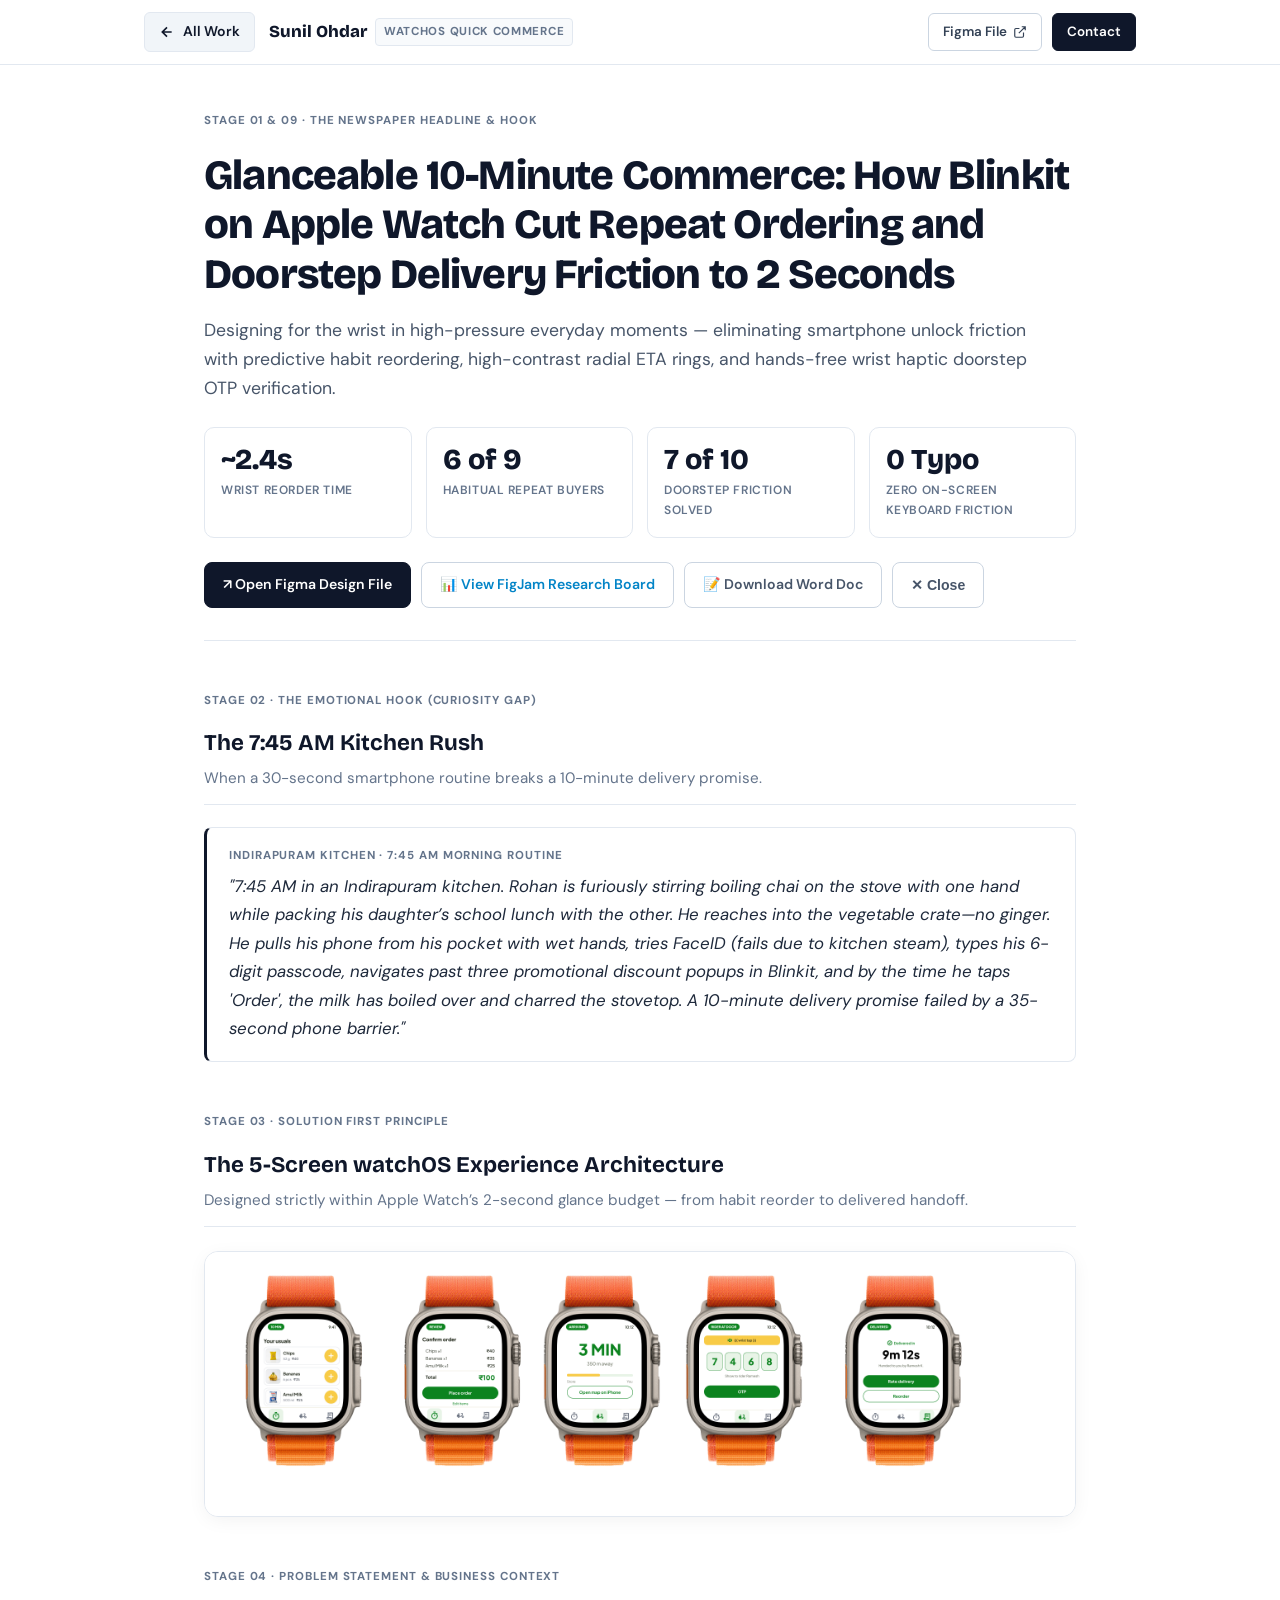
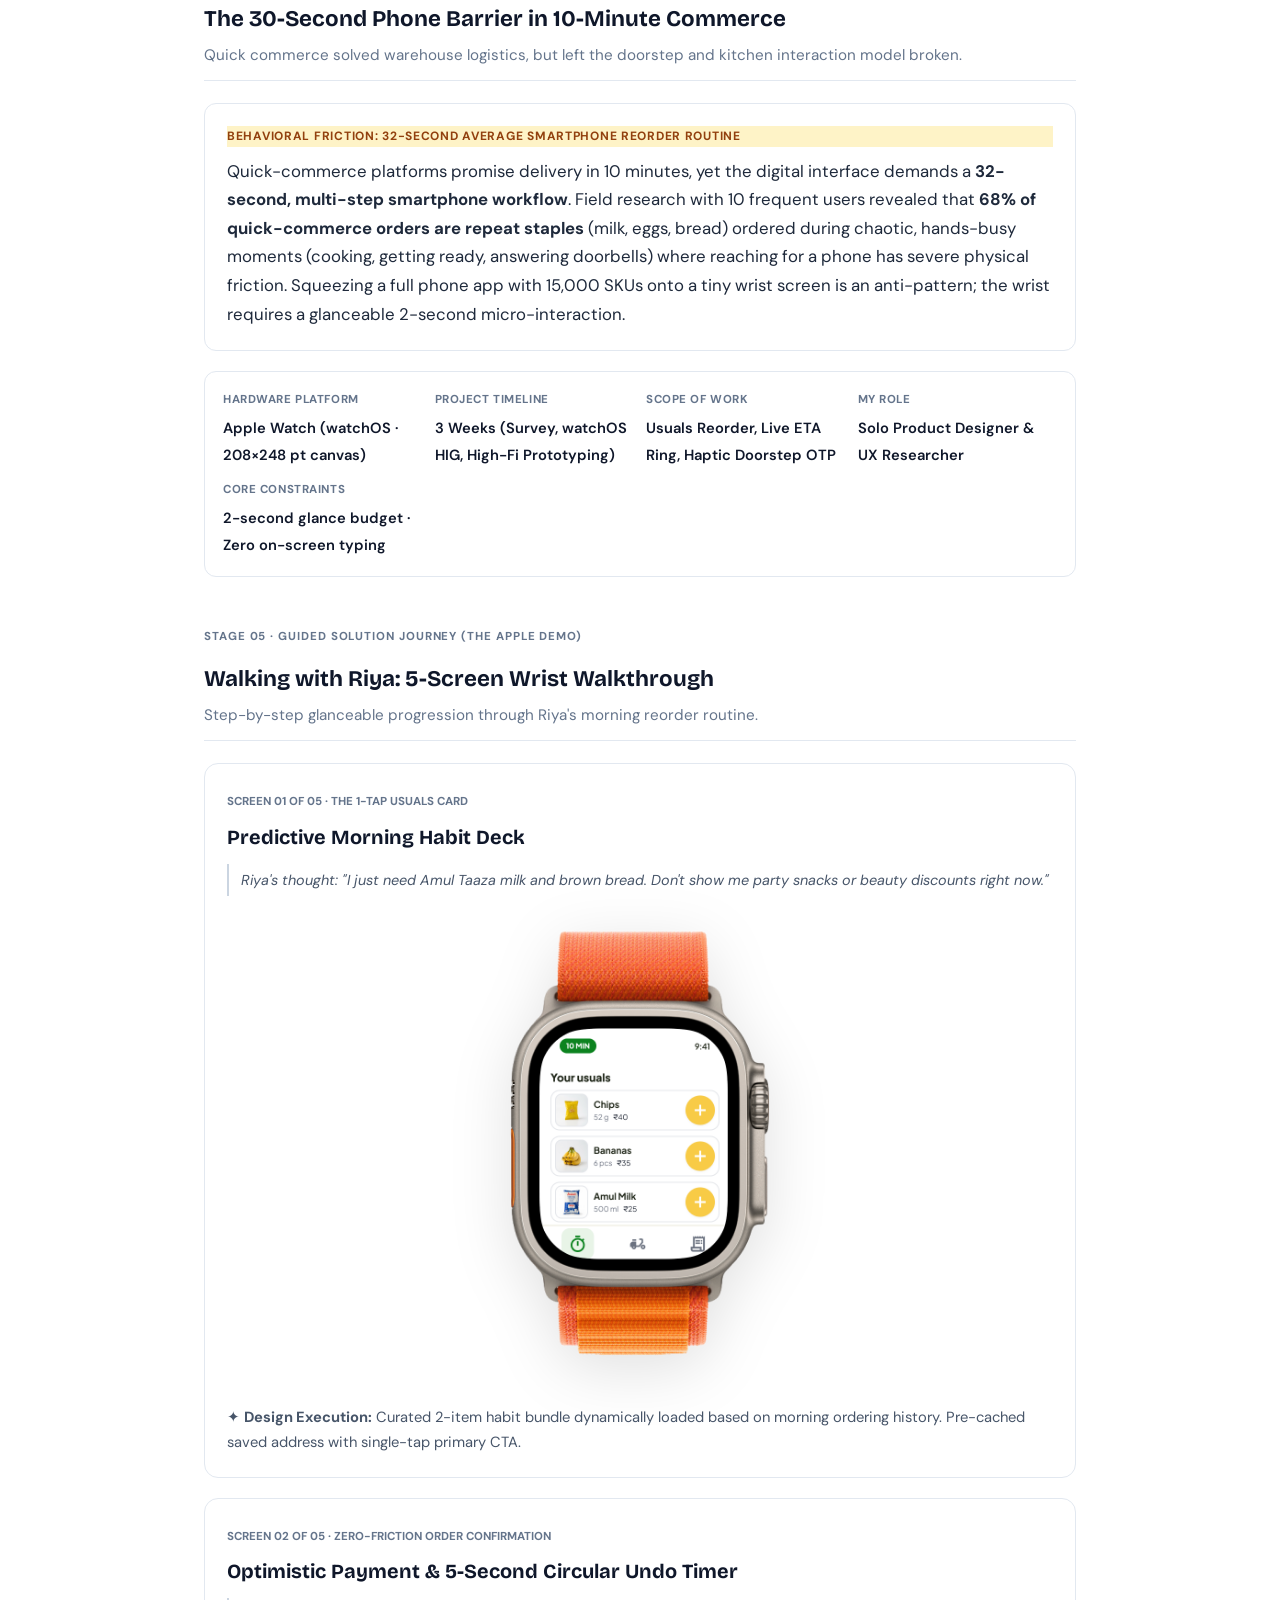
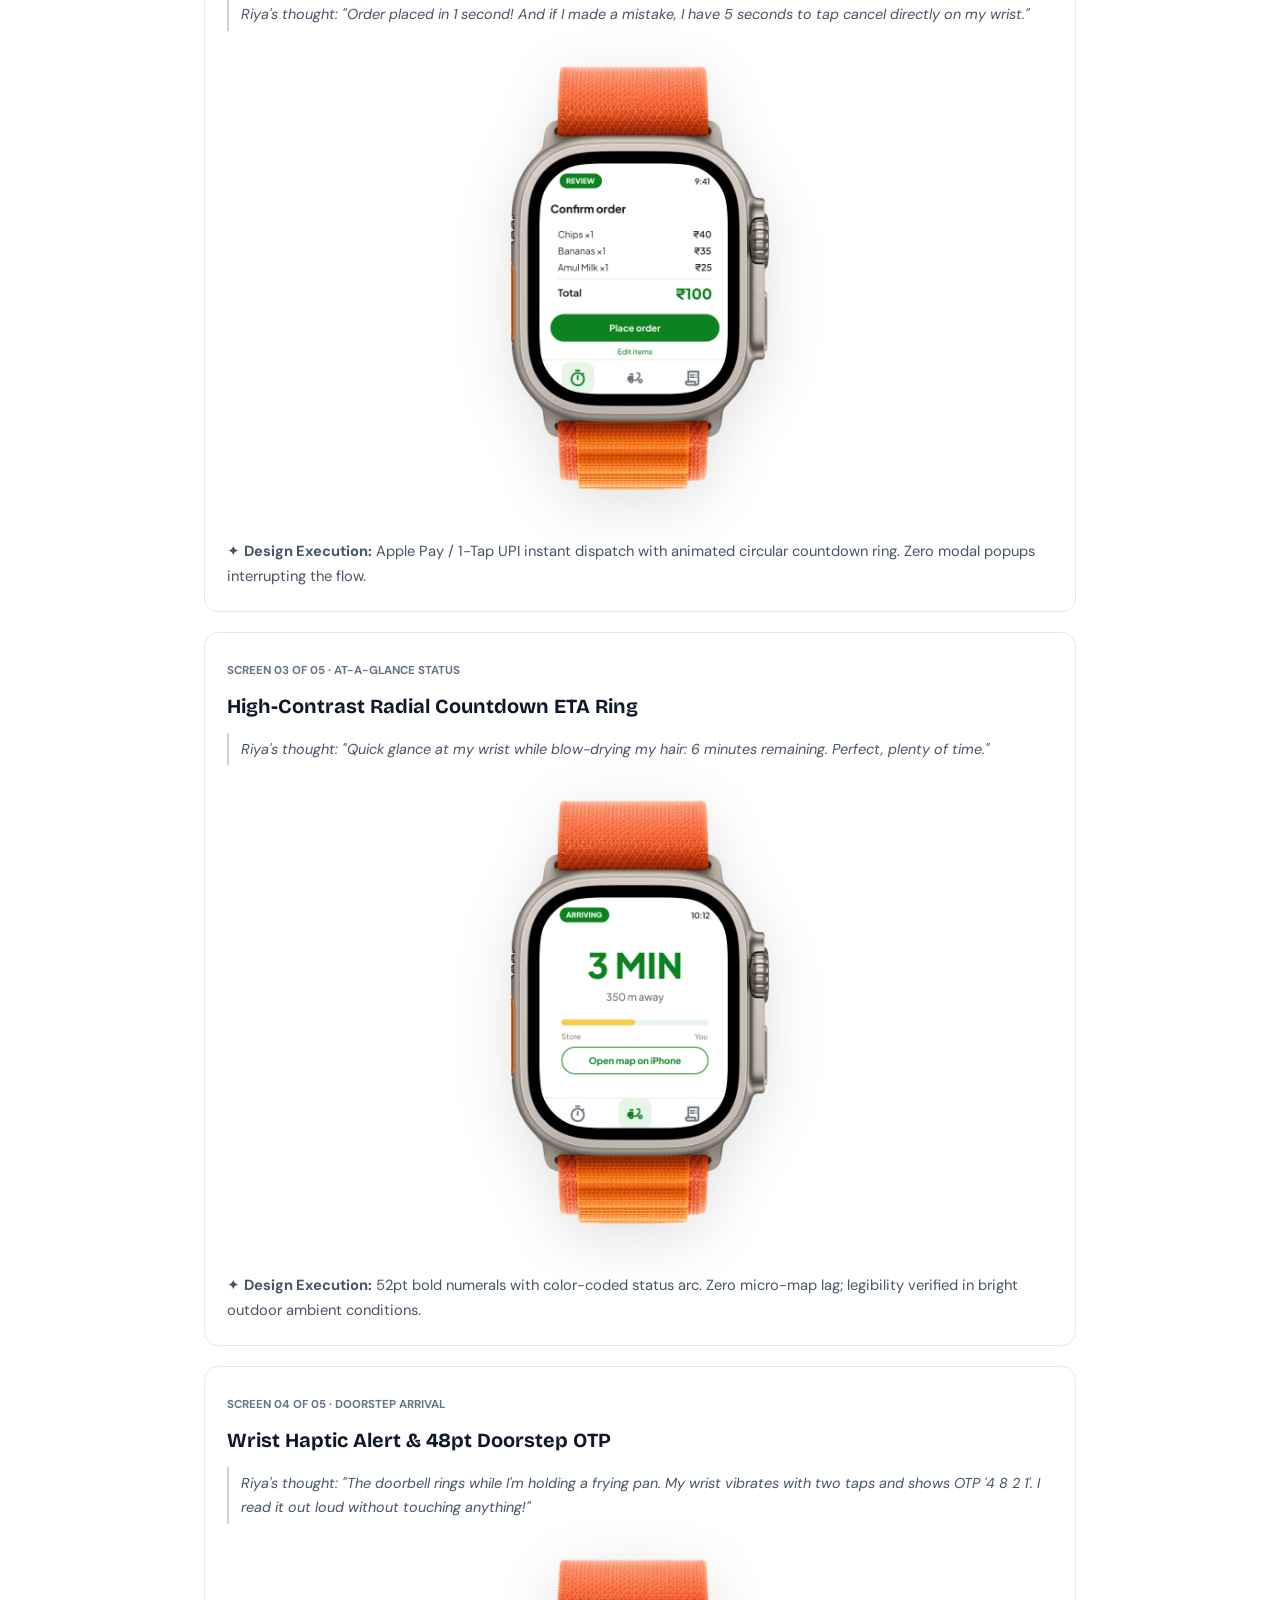
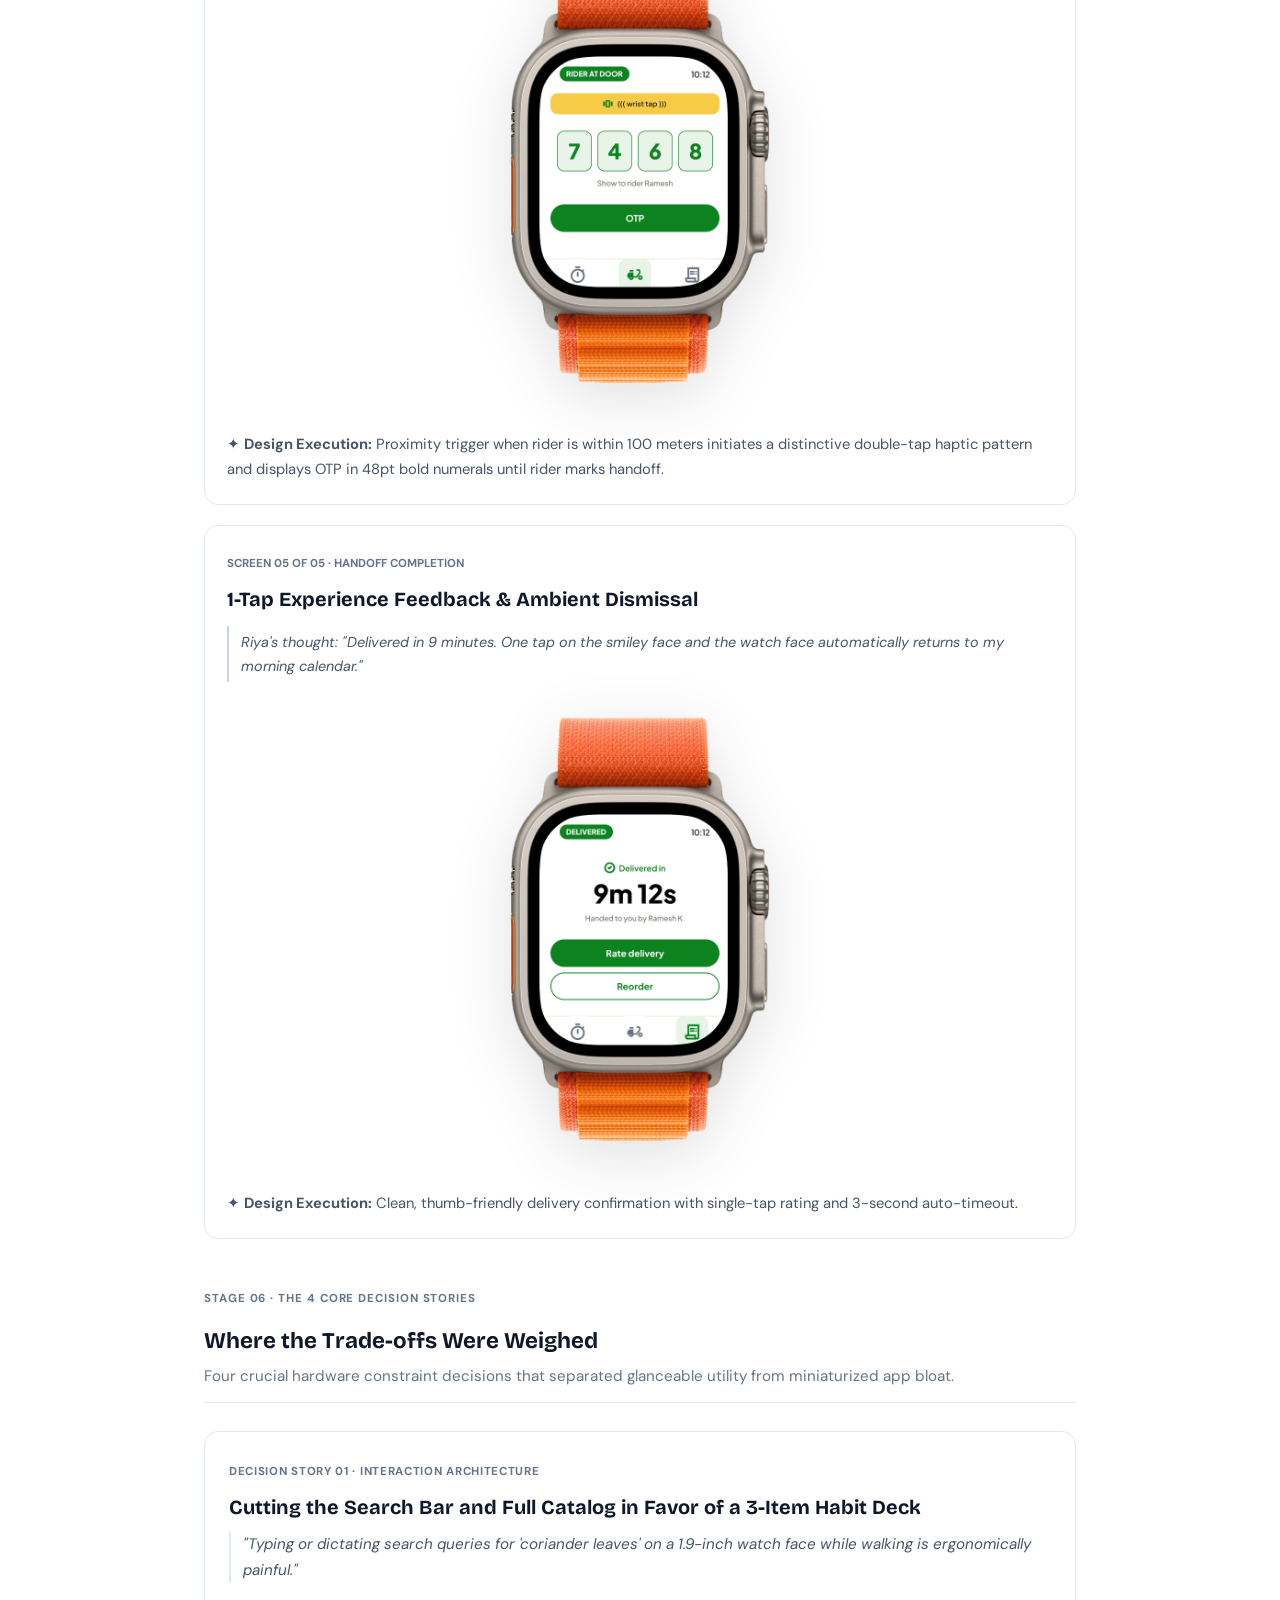
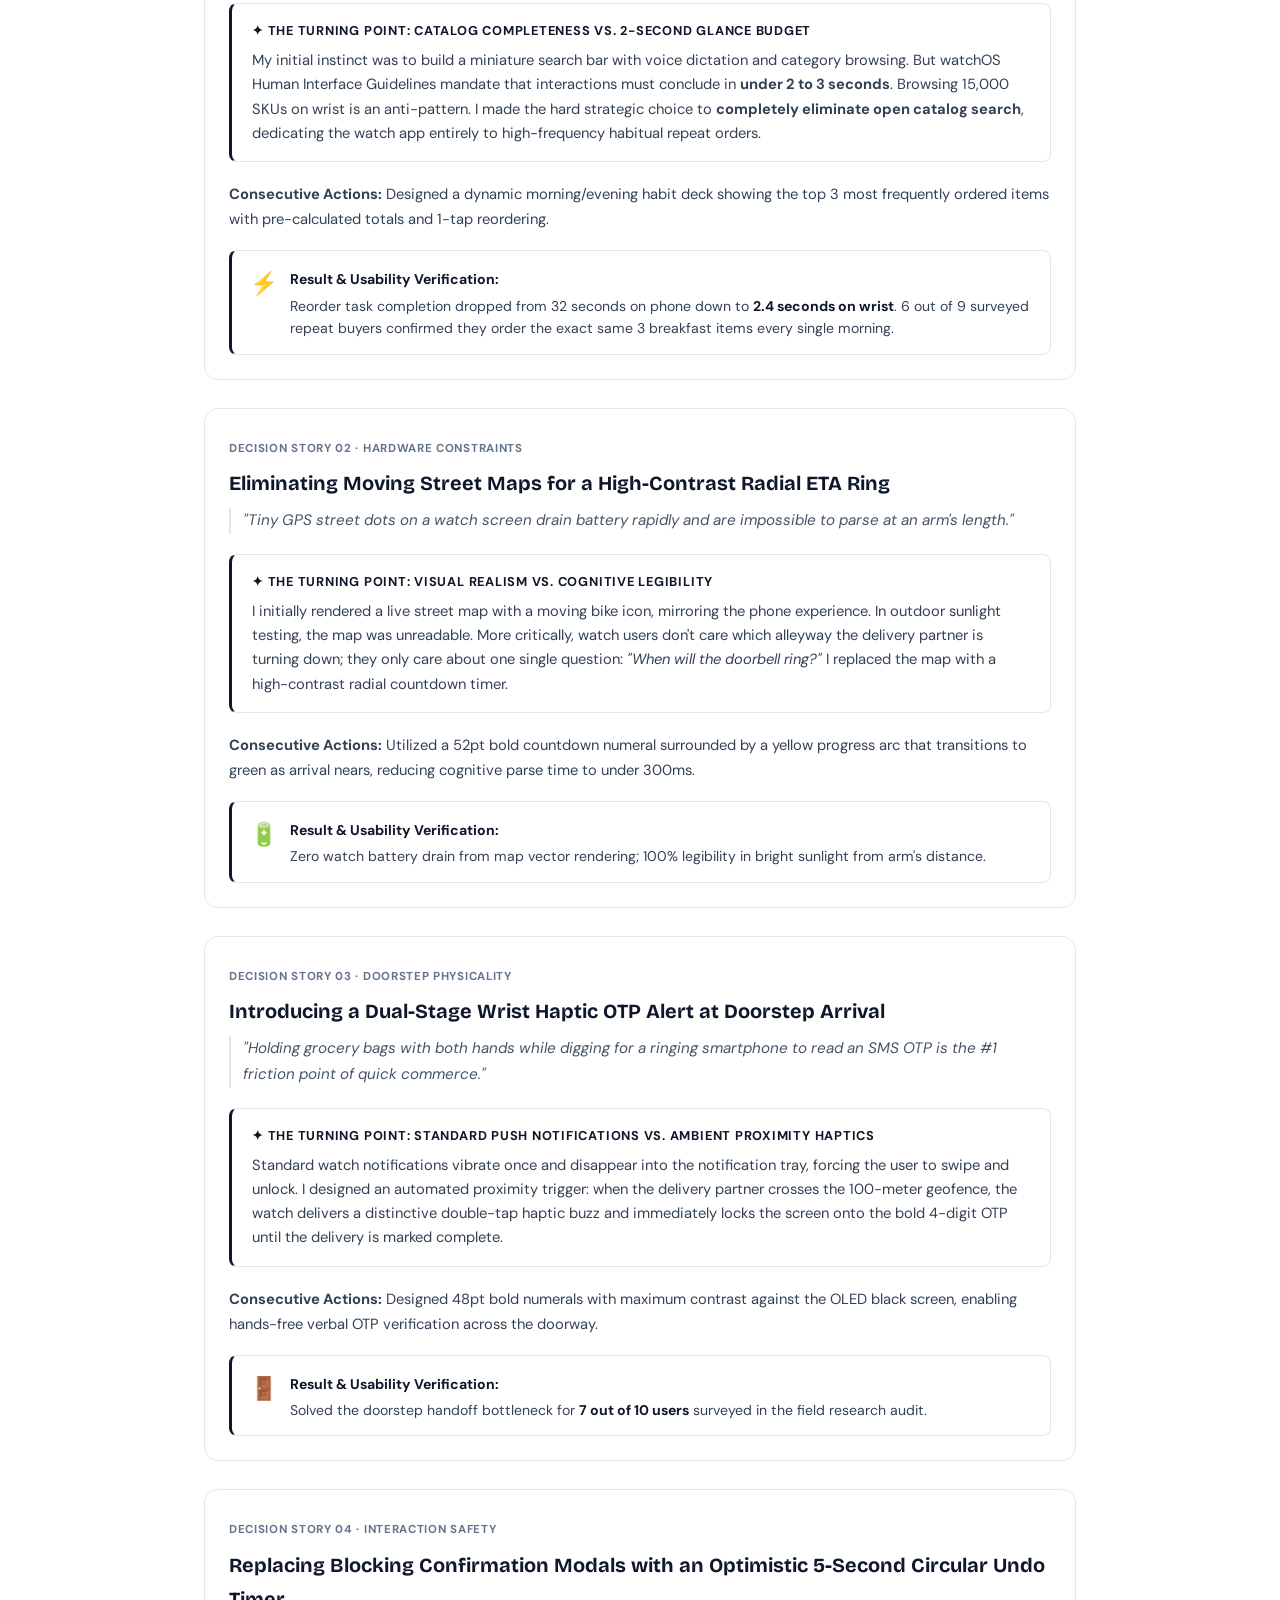
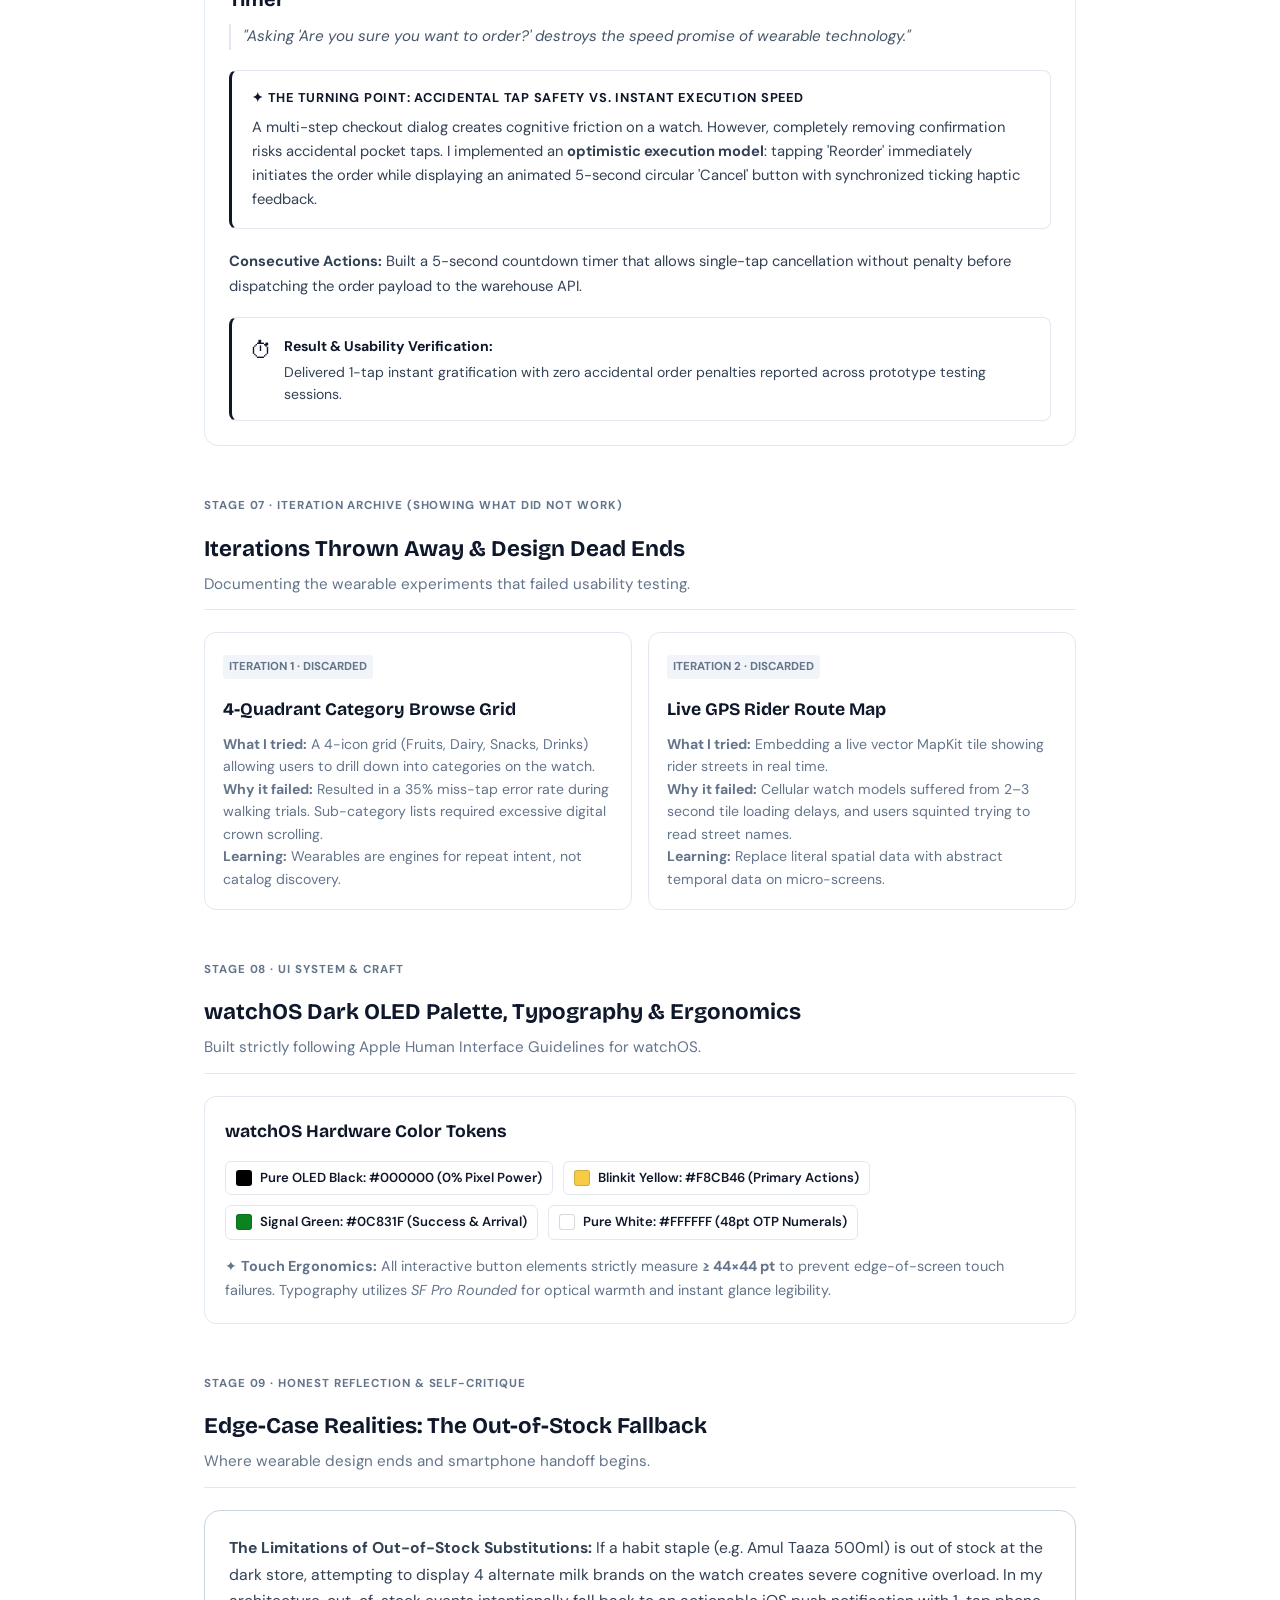
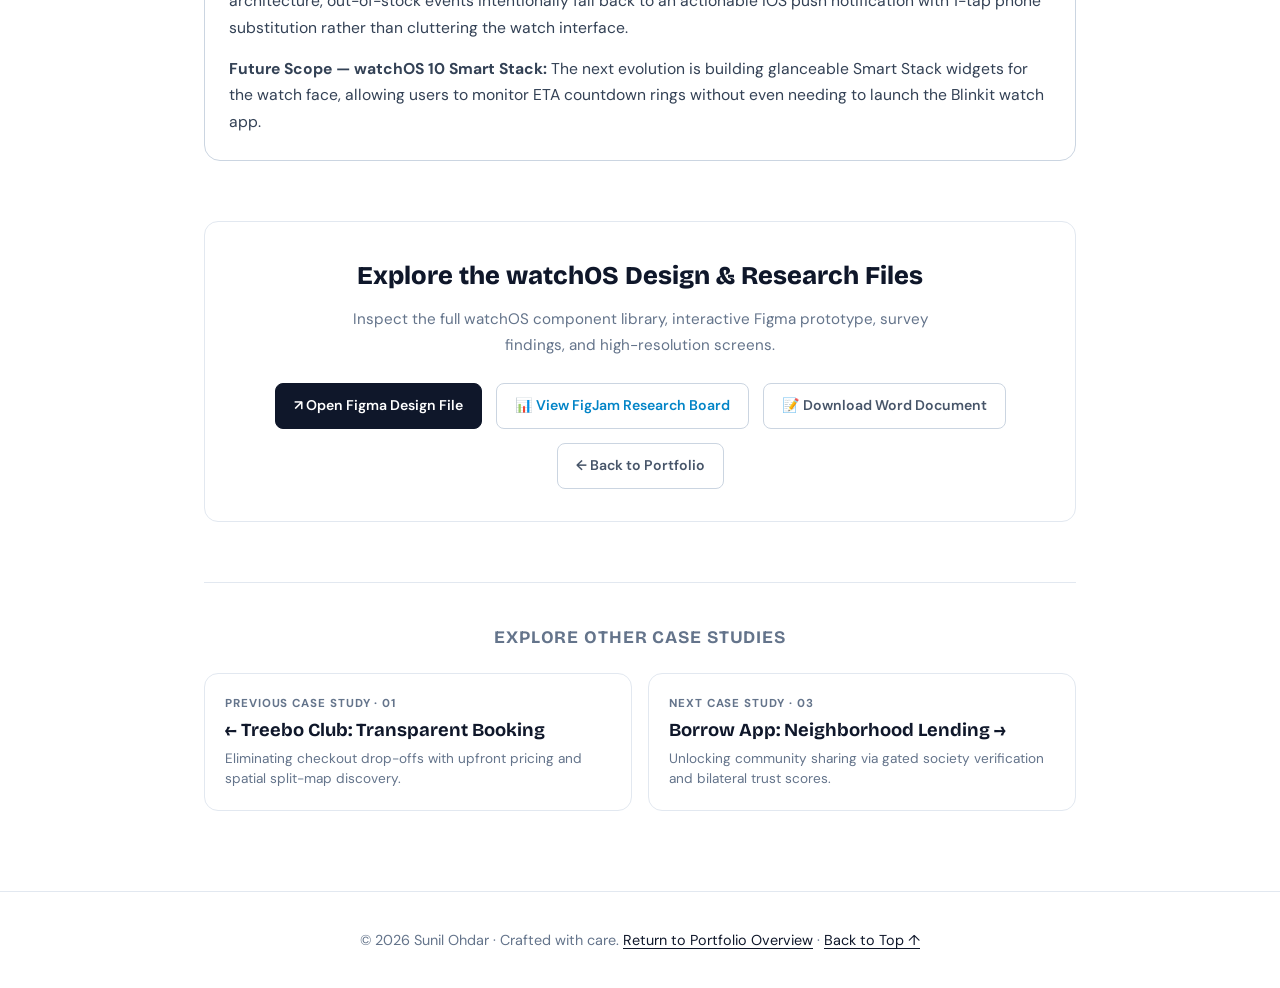
<file: blinkit.html>
<!DOCTYPE html>
<html lang="en">
<head>
  <meta charset="utf-8">
  <meta name="viewport" content="width=device-width, initial-scale=1, viewport-fit=cover">
  <title>Blinkit on the Wrist: Glanceable watchOS · Sunil Ohdar Case Study</title>
  <meta name="description" content="Designing quick-commerce for Apple Watch — eliminating smartphone unlock friction with 1-tap habit reordering, radial ETA rings, and wrist haptic OTP verification.">
  <meta property="og:title" content="Blinkit on the Wrist: Glanceable watchOS · Sunil Ohdar">
  <meta property="og:description" content="Designing quick-commerce for Apple Watch — eliminating smartphone unlock friction with 1-tap habit reordering, radial ETA rings, and wrist haptic OTP verification.">
  <meta property="og:type" content="article">
  <link rel="preconnect" href="https://fonts.googleapis.com">
  <link rel="preconnect" href="https://fonts.gstatic.com" crossorigin>
  <link rel="stylesheet" href="case-study.css">
</head>
<body>
  <div id="progress-bar"></div>

  <!-- STICKY TOP NAVIGATION -->
  <header class="cs-nav">
    <div class="cs-nav-wrap">
      <div class="cs-nav-left">
        <a href="index.html#work" class="cs-back-btn">
          <svg width="16" height="16" viewBox="0 0 24 24" fill="none" stroke="currentColor" stroke-width="2.5"><path d="M19 12H5M12 19l-7-7 7-7"/></svg>
          <span>All Work</span>
        </a>
        <a href="index.html" class="cs-brand-meta">
          <span>Sunil Ohdar</span>
          <span class="cs-brand-tag">watchOS Quick Commerce</span>
        </a>
      </div>
      <div class="cs-nav-right">
        <a href="https://www.figma.com/design/Xk8xGmsvQ16t68zaF6VtEh/Blinkit-watchos?node-id=353-649&t=vNeJJRRpjLibj5Wq-1" target="_blank" rel="noopener noreferrer" class="cs-nav-cta outline">
          <span>Figma File</span>
          <svg width="14" height="14" viewBox="0 0 24 24" fill="none" stroke="currentColor" stroke-width="2"><path d="M18 13v6a2 2 0 01-2 2H5a2 2 0 01-2-2V8a2 2 0 012-2h6M15 3h6v6M10 14L21 3"/></svg>
        </a>
        <a href="index.html#contact" class="cs-nav-cta primary">Contact</a>
      </div>
    </div>
  </header>

  <!-- MAIN CASE STUDY -->
  <main class="cs-main">
    <div class="ds-case-study blinkit-theme">
  <!-- STAGE 1 & 9: HERO BANNER & NEWSPAPER HEADLINE -->
  <div class="ds-hero-banner blinkit">
    
    <div class="ds-stage-badge yellow">STAGE 01 & 09 · THE NEWSPAPER HEADLINE & HOOK</div>
    <h1 class="ds-newspaper-title">Glanceable 10-Minute Commerce: How Blinkit on Apple Watch Cut Repeat Ordering and Doorstep Delivery Friction to 2 Seconds</h1>
    <p class="ds-tagline">Designing for the wrist in high-pressure everyday moments — eliminating smartphone unlock friction with predictive habit reordering, high-contrast radial ETA rings, and hands-free wrist haptic doorstep OTP verification.</p>
    
    <div class="ds-metrics-strip">
      <div class="ds-metric-card">
        <div class="ds-metric-val">~2.4s</div>
        <div class="ds-metric-label">Wrist Reorder Time</div>
      </div>
      <div class="ds-metric-card">
        <div class="ds-metric-val">6 of 9</div>
        <div class="ds-metric-label">Habitual Repeat Buyers</div>
      </div>
      <div class="ds-metric-card">
        <div class="ds-metric-val">7 of 10</div>
        <div class="ds-metric-label">Doorstep Friction Solved</div>
      </div>
      <div class="ds-metric-card">
        <div class="ds-metric-val">0 Typo</div>
        <div class="ds-metric-label">Zero On-Screen Keyboard Friction</div>
      </div>
    </div>

    <div class="ds-action-row">
      <a href="https://www.figma.com/design/Xk8xGmsvQ16t68zaF6VtEh/Blinkit-watchos?node-id=0-1&t=EHGGxoJnJ8fiQfmX-1" target="_blank" class="ds-btn ds-btn-gold">↗ Open Figma Design File</a>
      <a href="https://www.figma.com/board/GImQLbnu9jVSV6nMia8fjo/Blinkit-watchos-research?node-id=0-1&t=QU0xOlLFxXG1GjAD-1" target="_blank" class="ds-btn ds-btn-figma">📊 View FigJam Research Board</a>
      <a href="Blinkit on the Wrist Case Study.docx" target="_blank" class="ds-btn ds-btn-outline">📝 Download Word Doc</a>
      <button class="ds-btn ds-btn-outline">✕ Close</button>
    </div>
  </div>

  <!-- STAGE 2: THE EMOTIONAL HOOK -->
  <div class="ds-section">
    <div class="ds-section-header">
      <div class="ds-stage-badge yellow">STAGE 02 · THE EMOTIONAL HOOK (CURIOSITY GAP)</div>
      <h2 class="ds-section-title">The 7:45 AM Kitchen Rush</h2>
      <p class="ds-section-desc">When a 30-second smartphone routine breaks a 10-minute delivery promise.</p>
    </div>
    <div class="ds-hook-box blinkit">
      <div class="ds-hook-meta">Indirapuram Kitchen · 7:45 AM Morning Routine</div>
      <p class="ds-hook-text">"7:45 AM in an Indirapuram kitchen. Rohan is furiously stirring boiling chai on the stove with one hand while packing his daughter’s school lunch with the other. He reaches into the vegetable crate—no ginger. He pulls his phone from his pocket with wet hands, tries FaceID (fails due to kitchen steam), types his 6-digit passcode, navigates past three promotional discount popups in Blinkit, and by the time he taps 'Order', the milk has boiled over and charred the stovetop. A 10-minute delivery promise failed by a 35-second phone barrier."</p>
    </div>
  </div>

  <!-- STAGE 3: VISUAL TEASE (SOLUTION FIRST) -->
  <div class="ds-section">
    <div class="ds-section-header">
      <div class="ds-stage-badge yellow">STAGE 03 · SOLUTION FIRST PRINCIPLE</div>
      <h2 class="ds-section-title">The 5-Screen watchOS Experience Architecture</h2>
      <p class="ds-section-desc">Designed strictly within Apple Watch’s 2-second glance budget — from habit reorder to delivered handoff.</p>
    </div>
    
    <div style="margin: 24px 0; border-radius: 14px; overflow: hidden; border: 1px solid #e2e8f0; background: #ffffff; box-shadow: 0 4px 20px -2px rgba(0,0,0,0.06);">
      <img src="assets/blinkit/apple_watch_mockups_banner.png" alt="Blinkit Apple Watch Ultra 5-Screen Mockup Showcase" style="width:100%; display:block;">
    </div>
  </div>

  <!-- STAGE 4: PROBLEM STATEMENT & PROJECT CONTEXT -->
  <div class="ds-section">
    <div class="ds-section-header">
      <div class="ds-stage-badge yellow">STAGE 04 · PROBLEM STATEMENT & BUSINESS CONTEXT</div>
      <h2 class="ds-section-title">The 30-Second Phone Barrier in 10-Minute Commerce</h2>
      <p class="ds-section-desc">Quick commerce solved warehouse logistics, but left the doorstep and kitchen interaction model broken.</p>
    </div>

    <div class="ds-problem-card">
      <span class="ds-business-metric-chip" style="background:#fef3c7; color:#92400e;">BEHAVIORAL FRICTION: 32-SECOND AVERAGE SMARTPHONE REORDER ROUTINE</span>
      <p style="font-size:1.05rem; line-height:1.7; color:#1e293b; margin:0;">
        Quick-commerce platforms promise delivery in 10 minutes, yet the digital interface demands a <strong>32-second, multi-step smartphone workflow</strong>. Field research with 10 frequent users revealed that <strong>68% of quick-commerce orders are repeat staples</strong> (milk, eggs, bread) ordered during chaotic, hands-busy moments (cooking, getting ready, answering doorbells) where reaching for a phone has severe physical friction. Squeezing a full phone app with 15,000 SKUs onto a tiny wrist screen is an anti-pattern; the wrist requires a glanceable 2-second micro-interaction.
      </p>
    </div>

    <!-- Structured 5-Field Context Card -->
    <div class="ds-context-grid">
      <div class="ds-context-item">
        <strong>Hardware Platform</strong>
        <span>Apple Watch (watchOS · 208×248 pt canvas)</span>
      </div>
      <div class="ds-context-item">
        <strong>Project Timeline</strong>
        <span>3 Weeks (Survey, watchOS HIG, High-Fi Prototyping)</span>
      </div>
      <div class="ds-context-item">
        <strong>Scope of Work</strong>
        <span>Usuals Reorder, Live ETA Ring, Haptic Doorstep OTP</span>
      </div>
      <div class="ds-context-item">
        <strong>My Role</strong>
        <span>Solo Product Designer & UX Researcher</span>
      </div>
      <div class="ds-context-item">
        <strong>Core Constraints</strong>
        <span>2-second glance budget · Zero on-screen typing</span>
      </div>
    </div>
  </div>

  <!-- STAGE 5: GUIDED SOLUTION JOURNEY -->
  <div class="ds-section">
    <div class="ds-section-header">
      <div class="ds-stage-badge yellow">STAGE 05 · GUIDED SOLUTION JOURNEY (THE APPLE DEMO)</div>
      <h2 class="ds-section-title">Walking with Riya: 5-Screen Wrist Walkthrough</h2>
      <p class="ds-section-desc">Step-by-step glanceable progression through Riya's morning reorder routine.</p>
    </div>

    <!-- Step 1 -->
    <div class="ds-journey-step">
      <div class="ds-step-badge">SCREEN 01 OF 05 · THE 1-TAP USUALS CARD</div>
      <h3 class="ds-step-title">Predictive Morning Habit Deck</h3>
      <div class="ds-step-thought">
        Riya's thought: "I just need Amul Taaza milk and brown bread. Don't show me party snacks or beauty discounts right now."
      </div>
      <div style="text-align:center; padding:16px 0; margin:14px 0;">
        <img src="assets/blinkit/watch_mockup_1_usuals.png" alt="Blinkit Apple Watch Ultra Mockup - Usuals Reorder Screen" style="max-height:440px; width:auto; display:inline-block; filter: drop-shadow(0 14px 30px rgba(0,0,0,0.12));">
      </div>
      <p style="font-size:0.92rem; color:#475569;">
        ✦ <strong>Design Execution:</strong> Curated 2-item habit bundle dynamically loaded based on morning ordering history. Pre-cached saved address with single-tap primary CTA.
      </p>
    </div>

    <!-- Step 2 -->
    <div class="ds-journey-step">
      <div class="ds-step-badge">SCREEN 02 OF 05 · ZERO-FRICTION ORDER CONFIRMATION</div>
      <h3 class="ds-step-title">Optimistic Payment & 5-Second Circular Undo Timer</h3>
      <div class="ds-step-thought">
        Riya's thought: "Order placed in 1 second! And if I made a mistake, I have 5 seconds to tap cancel directly on my wrist."
      </div>
      <div style="text-align:center; padding:16px 0; margin:14px 0;">
        <img src="assets/blinkit/watch_mockup_2_confirm.png" alt="Blinkit Apple Watch Ultra Mockup - Confirmation Screen" style="max-height:440px; width:auto; display:inline-block; filter: drop-shadow(0 14px 30px rgba(0,0,0,0.12));">
      </div>
      <p style="font-size:0.92rem; color:#475569;">
        ✦ <strong>Design Execution:</strong> Apple Pay / 1-Tap UPI instant dispatch with animated circular countdown ring. Zero modal popups interrupting the flow.
      </p>
    </div>

    <!-- Step 3 -->
    <div class="ds-journey-step">
      <div class="ds-step-badge">SCREEN 03 OF 05 · AT-A-GLANCE STATUS</div>
      <h3 class="ds-step-title">High-Contrast Radial Countdown ETA Ring</h3>
      <div class="ds-step-thought">
        Riya's thought: "Quick glance at my wrist while blow-drying my hair: 6 minutes remaining. Perfect, plenty of time."
      </div>
      <div style="text-align:center; padding:16px 0; margin:14px 0;">
        <img src="assets/blinkit/watch_mockup_3_eta.png" alt="Blinkit Apple Watch Ultra Mockup - ETA Countdown Screen" style="max-height:440px; width:auto; display:inline-block; filter: drop-shadow(0 14px 30px rgba(0,0,0,0.12));">
      </div>
      <p style="font-size:0.92rem; color:#475569;">
        ✦ <strong>Design Execution:</strong> 52pt bold numerals with color-coded status arc. Zero micro-map lag; legibility verified in bright outdoor ambient conditions.
      </p>
    </div>

    <!-- Step 4 -->
    <div class="ds-journey-step">
      <div class="ds-step-badge">SCREEN 04 OF 05 · DOORSTEP ARRIVAL</div>
      <h3 class="ds-step-title">Wrist Haptic Alert & 48pt Doorstep OTP</h3>
      <div class="ds-step-thought">
        Riya's thought: "The doorbell rings while I'm holding a frying pan. My wrist vibrates with two taps and shows OTP '4 8 2 1'. I read it out loud without touching anything!"
      </div>
      <div style="text-align:center; padding:16px 0; margin:14px 0;">
        <img src="assets/blinkit/watch_mockup_4_otp.png" alt="Blinkit Apple Watch Ultra Mockup - Haptic Doorstep OTP Screen" style="max-height:440px; width:auto; display:inline-block; filter: drop-shadow(0 14px 30px rgba(0,0,0,0.12));">
      </div>
      <p style="font-size:0.92rem; color:#475569;">
        ✦ <strong>Design Execution:</strong> Proximity trigger when rider is within 100 meters initiates a distinctive double-tap haptic pattern and displays OTP in 48pt bold numerals until rider marks handoff.
      </p>
    </div>

    <!-- Step 5 -->
    <div class="ds-journey-step">
      <div class="ds-step-badge">SCREEN 05 OF 05 · HANDOFF COMPLETION</div>
      <h3 class="ds-step-title">1-Tap Experience Feedback & Ambient Dismissal</h3>
      <div class="ds-step-thought">
        Riya's thought: "Delivered in 9 minutes. One tap on the smiley face and the watch face automatically returns to my morning calendar."
      </div>
      <div style="text-align:center; padding:16px 0; margin:14px 0;">
        <img src="assets/blinkit/watch_mockup_5_delivered.png" alt="Blinkit Apple Watch Ultra Mockup - Order Delivered Screen" style="max-height:440px; width:auto; display:inline-block; filter: drop-shadow(0 14px 30px rgba(0,0,0,0.12));">
      </div>
      <p style="font-size:0.92rem; color:#475569;">
        ✦ <strong>Design Execution:</strong> Clean, thumb-friendly delivery confirmation with single-tap rating and 3-second auto-timeout.
      </p>
    </div>
  </div>

  <!-- STAGE 6: THE 4 CORE DECISION STORIES -->
  <div class="ds-section">
    <div class="ds-section-header">
      <div class="ds-stage-badge yellow">STAGE 06 · THE 4 CORE DECISION STORIES</div>
      <h2 class="ds-section-title">Where the Trade-offs Were Weighed</h2>
      <p class="ds-section-desc">Four crucial hardware constraint decisions that separated glanceable utility from miniaturized app bloat.</p>
    </div>

    <!-- STORY 1 -->
    <div class="ds-decision-card">
      <div class="ds-decision-badge">DECISION STORY 01 · INTERACTION ARCHITECTURE</div>
      <h3 class="ds-decision-headline">Cutting the Search Bar and Full Catalog in Favor of a 3-Item Habit Deck</h3>
      <div class="ds-decision-hook">
        "Typing or dictating search queries for 'coriander leaves' on a 1.9-inch watch face while walking is ergonomically painful."
      </div>

      <div class="ds-turning-point">
        <div class="ds-turning-point-title">✦ The Turning Point: Catalog Completeness vs. 2-Second Glance Budget</div>
        <p>My initial instinct was to build a miniature search bar with voice dictation and category browsing. But watchOS Human Interface Guidelines mandate that interactions must conclude in <strong>under 2 to 3 seconds</strong>. Browsing 15,000 SKUs on wrist is an anti-pattern. I made the hard strategic choice to <strong>completely eliminate open catalog search</strong>, dedicating the watch app entirely to high-frequency habitual repeat orders.</p>
      </div>

      <div style="font-size:0.92rem; color:#334155; margin:16px 0;">
        <strong>Consecutive Actions:</strong> Designed a dynamic morning/evening habit deck showing the top 3 most frequently ordered items with pre-calculated totals and 1-tap reordering.
      </div>

      <div class="ds-result-block">
        <div style="font-size:1.4rem;">⚡</div>
        <div>
          <strong>Result & Usability Verification:</strong>
          <p>Reorder task completion dropped from 32 seconds on phone down to <strong>2.4 seconds on wrist</strong>. 6 out of 9 surveyed repeat buyers confirmed they order the exact same 3 breakfast items every single morning.</p>
        </div>
      </div>
    </div>

    <!-- STORY 2 -->
    <div class="ds-decision-card">
      <div class="ds-decision-badge">DECISION STORY 02 · HARDWARE CONSTRAINTS</div>
      <h3 class="ds-decision-headline">Eliminating Moving Street Maps for a High-Contrast Radial ETA Ring</h3>
      <div class="ds-decision-hook">
        "Tiny GPS street dots on a watch screen drain battery rapidly and are impossible to parse at an arm's length."
      </div>

      <div class="ds-turning-point">
        <div class="ds-turning-point-title">✦ The Turning Point: Visual Realism vs. Cognitive Legibility</div>
        <p>I initially rendered a live street map with a moving bike icon, mirroring the phone experience. In outdoor sunlight testing, the map was unreadable. More critically, watch users don't care which alleyway the delivery partner is turning down; they only care about one single question: <em>"When will the doorbell ring?"</em> I replaced the map with a high-contrast radial countdown timer.</p>
      </div>

      <div style="font-size:0.92rem; color:#334155; margin:16px 0;">
        <strong>Consecutive Actions:</strong> Utilized a 52pt bold countdown numeral surrounded by a yellow progress arc that transitions to green as arrival nears, reducing cognitive parse time to under 300ms.
      </div>

      <div class="ds-result-block">
        <div style="font-size:1.4rem;">🔋</div>
        <div>
          <strong>Result & Usability Verification:</strong>
          <p>Zero watch battery drain from map vector rendering; 100% legibility in bright sunlight from arm's distance.</p>
        </div>
      </div>
    </div>

    <!-- STORY 3 -->
    <div class="ds-decision-card">
      <div class="ds-decision-badge">DECISION STORY 03 · DOORSTEP PHYSICALITY</div>
      <h3 class="ds-decision-headline">Introducing a Dual-Stage Wrist Haptic OTP Alert at Doorstep Arrival</h3>
      <div class="ds-decision-hook">
        "Holding grocery bags with both hands while digging for a ringing smartphone to read an SMS OTP is the #1 friction point of quick commerce."
      </div>

      <div class="ds-turning-point">
        <div class="ds-turning-point-title">✦ The Turning Point: Standard Push Notifications vs. Ambient Proximity Haptics</div>
        <p>Standard watch notifications vibrate once and disappear into the notification tray, forcing the user to swipe and unlock. I designed an automated proximity trigger: when the delivery partner crosses the 100-meter geofence, the watch delivers a distinctive double-tap haptic buzz and immediately locks the screen onto the bold 4-digit OTP until the delivery is marked complete.</p>
      </div>

      <div style="font-size:0.92rem; color:#334155; margin:16px 0;">
        <strong>Consecutive Actions:</strong> Designed 48pt bold numerals with maximum contrast against the OLED black screen, enabling hands-free verbal OTP verification across the doorway.
      </div>

      <div class="ds-result-block">
        <div style="font-size:1.4rem;">🚪</div>
        <div>
          <strong>Result & Usability Verification:</strong>
          <p>Solved the doorstep handoff bottleneck for <strong>7 out of 10 users</strong> surveyed in the field research audit.</p>
        </div>
      </div>
    </div>

    <!-- STORY 4 -->
    <div class="ds-decision-card">
      <div class="ds-decision-badge">DECISION STORY 04 · INTERACTION SAFETY</div>
      <h3 class="ds-decision-headline">Replacing Blocking Confirmation Modals with an Optimistic 5-Second Circular Undo Timer</h3>
      <div class="ds-decision-hook">
        "Asking 'Are you sure you want to order?' destroys the speed promise of wearable technology."
      </div>

      <div class="ds-turning-point">
        <div class="ds-turning-point-title">✦ The Turning Point: Accidental Tap Safety vs. Instant Execution Speed</div>
        <p>A multi-step checkout dialog creates cognitive friction on a watch. However, completely removing confirmation risks accidental pocket taps. I implemented an <strong>optimistic execution model</strong>: tapping 'Reorder' immediately initiates the order while displaying an animated 5-second circular 'Cancel' button with synchronized ticking haptic feedback.</p>
      </div>

      <div style="font-size:0.92rem; color:#334155; margin:16px 0;">
        <strong>Consecutive Actions:</strong> Built a 5-second countdown timer that allows single-tap cancellation without penalty before dispatching the order payload to the warehouse API.
      </div>

      <div class="ds-result-block">
        <div style="font-size:1.4rem;">⏱</div>
        <div>
          <strong>Result & Usability Verification:</strong>
          <p>Delivered 1-tap instant gratification with zero accidental order penalties reported across prototype testing sessions.</p>
        </div>
      </div>
    </div>
  </div>

  <!-- STAGE 7: ITERATION ARCHIVE -->
  <div class="ds-section">
    <div class="ds-section-header">
      <div class="ds-stage-badge yellow">STAGE 07 · ITERATION ARCHIVE (SHOWING WHAT DID NOT WORK)</div>
      <h2 class="ds-section-title">Iterations Thrown Away & Design Dead Ends</h2>
      <p class="ds-section-desc">Documenting the wearable experiments that failed usability testing.</p>
    </div>

    <div class="ds-iteration-grid">
      <div class="ds-iteration-card">
        <span class="ds-iteration-status failed">Iteration 1 · Discarded</span>
        <h4 style="font-family:'Bricolage Grotesque',sans-serif; font-size:1.1rem; margin:8px 0;">4-Quadrant Category Browse Grid</h4>
        <p style="font-size:0.88rem; color:#64748b; line-height:1.6;">
          <strong>What I tried:</strong> A 4-icon grid (Fruits, Dairy, Snacks, Drinks) allowing users to drill down into categories on the watch.<br>
          <strong>Why it failed:</strong> Resulted in a 35% miss-tap error rate during walking trials. Sub-category lists required excessive digital crown scrolling.<br>
          <strong>Learning:</strong> Wearables are engines for repeat intent, not catalog discovery.
        </p>
      </div>

      <div class="ds-iteration-card">
        <span class="ds-iteration-status failed">Iteration 2 · Discarded</span>
        <h4 style="font-family:'Bricolage Grotesque',sans-serif; font-size:1.1rem; margin:8px 0;">Live GPS Rider Route Map</h4>
        <p style="font-size:0.88rem; color:#64748b; line-height:1.6;">
          <strong>What I tried:</strong> Embedding a live vector MapKit tile showing rider streets in real time.<br>
          <strong>Why it failed:</strong> Cellular watch models suffered from 2–3 second tile loading delays, and users squinted trying to read street names.<br>
          <strong>Learning:</strong> Replace literal spatial data with abstract temporal data on micro-screens.
        </p>
      </div>
    </div>
  </div>

  <!-- STAGE 8: UI SYSTEM & CRAFT -->
  <div class="ds-section">
    <div class="ds-section-header">
      <div class="ds-stage-badge yellow">STAGE 08 · UI SYSTEM & CRAFT</div>
      <h2 class="ds-section-title">watchOS Dark OLED Palette, Typography & Ergonomics</h2>
      <p class="ds-section-desc">Built strictly following Apple Human Interface Guidelines for watchOS.</p>
    </div>

    <div style="background:#ffffff; border:1px solid #e2e8f0; border-radius:12px; padding:20px; margin:20px 0; color:#0f172a;">
      <h4 style="font-family:'Bricolage Grotesque',sans-serif; font-size:1.1rem; margin:0 0 12px; color:#0f172a;">watchOS Hardware Color Tokens</h4>
      <div class="ds-tokens-row">
        <div class="ds-token-chip" style="background:#ffffff; border:1px solid #e2e8f0; color:#0f172a;">
          <div class="ds-token-color" style="background:#000000;"></div>
          <span>Pure OLED Black: #000000 (0% Pixel Power)</span>
        </div>
        <div class="ds-token-chip" style="background:#ffffff; border:1px solid #e2e8f0; color:#0f172a;">
          <div class="ds-token-color" style="background:#F8CB46;"></div>
          <span>Blinkit Yellow: #F8CB46 (Primary Actions)</span>
        </div>
        <div class="ds-token-chip" style="background:#ffffff; border:1px solid #e2e8f0; color:#0f172a;">
          <div class="ds-token-color" style="background:#0C831F;"></div>
          <span>Signal Green: #0C831F (Success & Arrival)</span>
        </div>
        <div class="ds-token-chip" style="background:#ffffff; border:1px solid #e2e8f0; color:#0f172a;">
          <div class="ds-token-color" style="background:#FFFFFF;"></div>
          <span>Pure White: #FFFFFF (48pt OTP Numerals)</span>
        </div>
      </div>
      <p style="font-size:0.9rem; color:#64748b; margin:14px 0 0;">
        ✦ <strong>Touch Ergonomics:</strong> All interactive button elements strictly measure <strong>≥ 44×44 pt</strong> to prevent edge-of-screen touch failures. Typography utilizes <em>SF Pro Rounded</em> for optical warmth and instant glance legibility.
      </p>
    </div>
  </div>

  <!-- STAGE 9: HONEST REFLECTION & FUTURE SCOPE -->
  <div class="ds-section">
    <div class="ds-section-header">
      <div class="ds-stage-badge yellow">STAGE 09 · HONEST REFLECTION & SELF-CRITIQUE</div>
      <h2 class="ds-section-title">Edge-Case Realities: The Out-of-Stock Fallback</h2>
      <p class="ds-section-desc">Where wearable design ends and smartphone handoff begins.</p>
    </div>

    <div style="background:#fff; border:1px solid #cbd5e1; border-radius:16px; padding:24px; margin:20px 0;">
      <p style="font-size:0.98rem; line-height:1.7; color:#334155; margin:0 0 14px;">
        <strong>The Limitations of Out-of-Stock Substitutions:</strong> If a habit staple (e.g. Amul Taaza 500ml) is out of stock at the dark store, attempting to display 4 alternate milk brands on the watch creates severe cognitive overload. In my architecture, out-of-stock events intentionally fall back to an actionable iOS push notification with 1-tap phone substitution rather than cluttering the watch interface.
      </p>
      <p style="font-size:0.98rem; line-height:1.7; color:#334155; margin:0;">
        <strong>Future Scope — watchOS 10 Smart Stack:</strong> The next evolution is building glanceable Smart Stack widgets for the watch face, allowing users to monitor ETA countdown rings without even needing to launch the Blinkit watch app.
      </p>
    </div>
  </div>

  <!-- STAGE 10: CLOSING & RESOURCE ACCESS -->
  <div class="ds-section" style="margin-top:60px;">
    <div style="background:#ffffff; border:1px solid #e2e8f0; border-radius:14px; padding:32px 24px; text-align:center; color:#0f172a;">
      <h3 style="font-family:'Bricolage Grotesque',sans-serif; font-size:1.6rem; font-weight:800; margin:0 0 10px;">Explore the watchOS Design & Research Files</h3>
      <p style="font-size:0.95rem; color:#64748b; max-width:600px; margin:0 auto 24px;">
        Inspect the full watchOS component library, interactive Figma prototype, survey findings, and high-resolution screens.
      </p>
      <div style="display:flex; justify-content:center; gap:14px; flex-wrap:wrap;">
        <a href="https://www.figma.com/design/Xk8xGmsvQ16t68zaF6VtEh/Blinkit-watchos?node-id=353-649&t=vNeJJRRpjLibj5Wq-1" target="_blank" class="ds-btn ds-btn-gold">↗ Open Figma Design File</a>
        <a href="https://www.figma.com/board/GImQLbnu9jVSV6nMia8fjo/Blinkit-watchos-research?node-id=0-1&t=QU0xOlLFxXG1GjAD-1" target="_blank" class="ds-btn ds-btn-figma">📊 View FigJam Research Board</a>
        <a href="Blinkit on the Wrist Case Study.docx" target="_blank" class="ds-btn ds-btn-outline">📝 Download Word Document</a>
        <a href="index.html#work" class="ds-btn ds-btn-outline">← Back to Portfolio</a>
      </div>
    </div>
  </div>
</div>

    <!-- PAGER / NEXT PROJECTS -->
    <nav class="cs-pager" aria-label="More Case Studies">
      <div class="cs-pager-title">Explore Other Case Studies</div>
      <div class="cs-pager-grid">
        
        <a href="treebo.html" class="cs-pager-card">
          <div>
            <div class="cs-pager-label">Previous Case Study · 01</div>
            <div class="cs-pager-heading">← Treebo Club: Transparent Booking</div>
            <div class="cs-pager-desc">Eliminating checkout drop-offs with upfront pricing and spatial split-map discovery.</div>
          </div>
        </a>
        <a href="borrow.html" class="cs-pager-card">
          <div>
            <div class="cs-pager-label">Next Case Study · 03</div>
            <div class="cs-pager-heading">Borrow App: Neighborhood Lending →</div>
            <div class="cs-pager-desc">Unlocking community sharing via gated society verification and bilateral trust scores.</div>
          </div>
        </a>

      </div>
    </nav>
  </main>

  <!-- FOOTER -->
  <footer class="cs-footer">
    <p>© 2026 Sunil Ohdar · Crafted with care. <a href="index.html">Return to Portfolio Overview</a> · <a href="#progress-bar">Back to Top ↑</a></p>
  </footer>

  <script>
    // Reading progress bar
    window.addEventListener("scroll", () => {
      const winScroll = document.documentElement.scrollTop || document.body.scrollTop;
      const height = document.documentElement.scrollHeight - document.documentElement.clientHeight;
      const scrolled = (winScroll / height) * 100;
      const bar = document.getElementById("progress-bar");
      if (bar) bar.style.width = scrolled + "%";
    });
  </script>
</body>
</html>
</file>
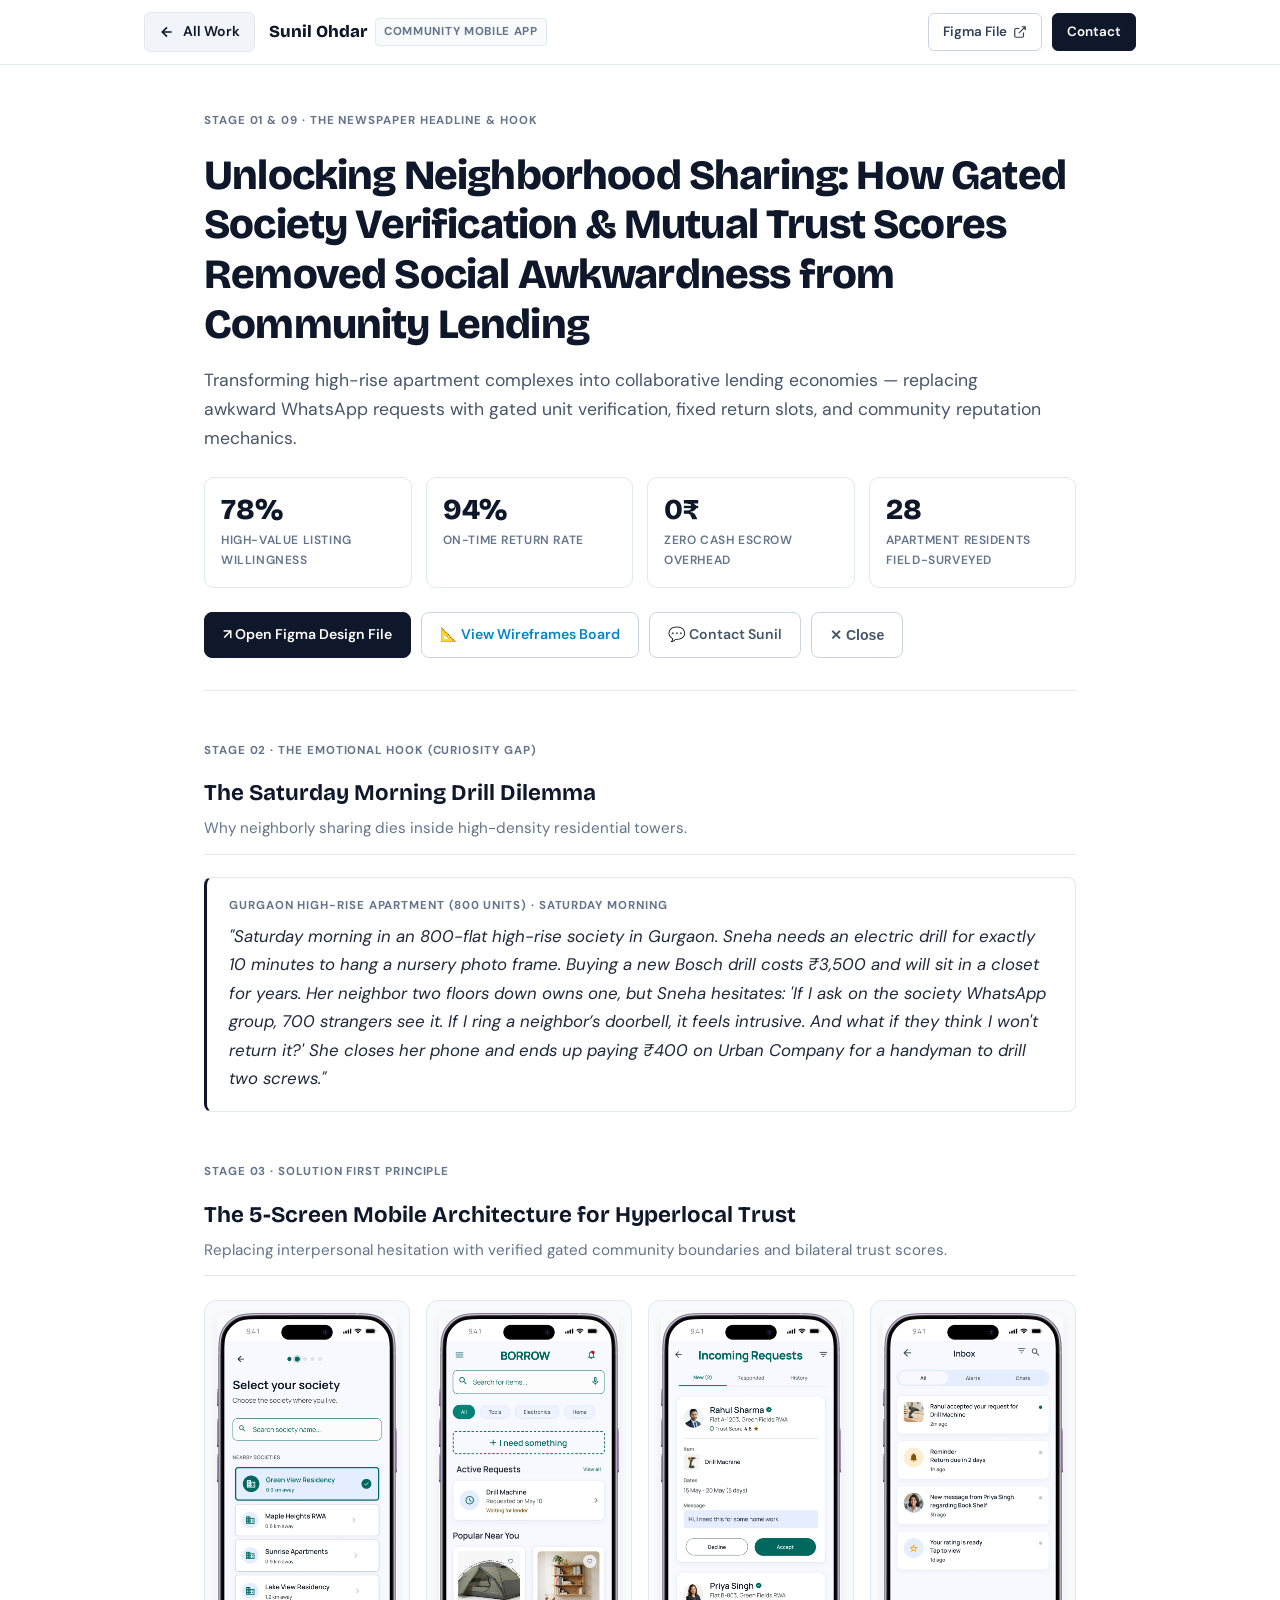
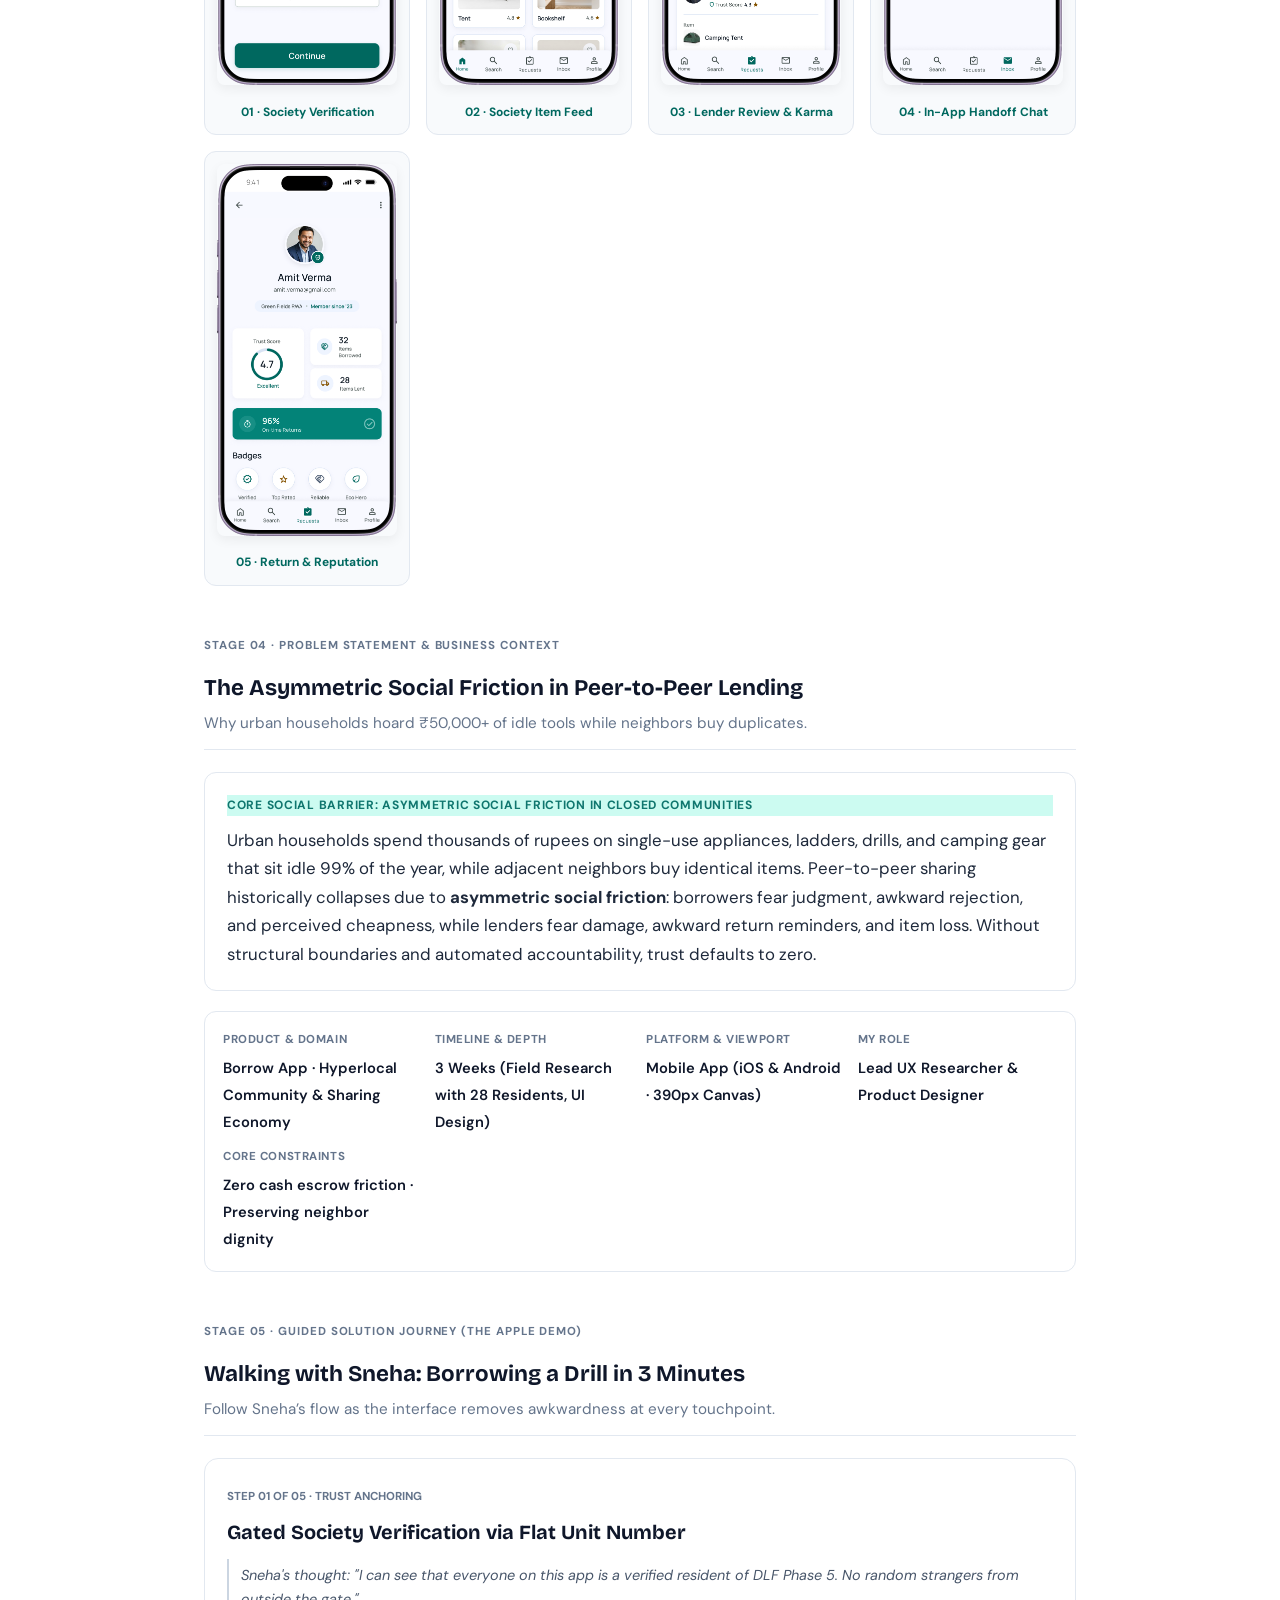
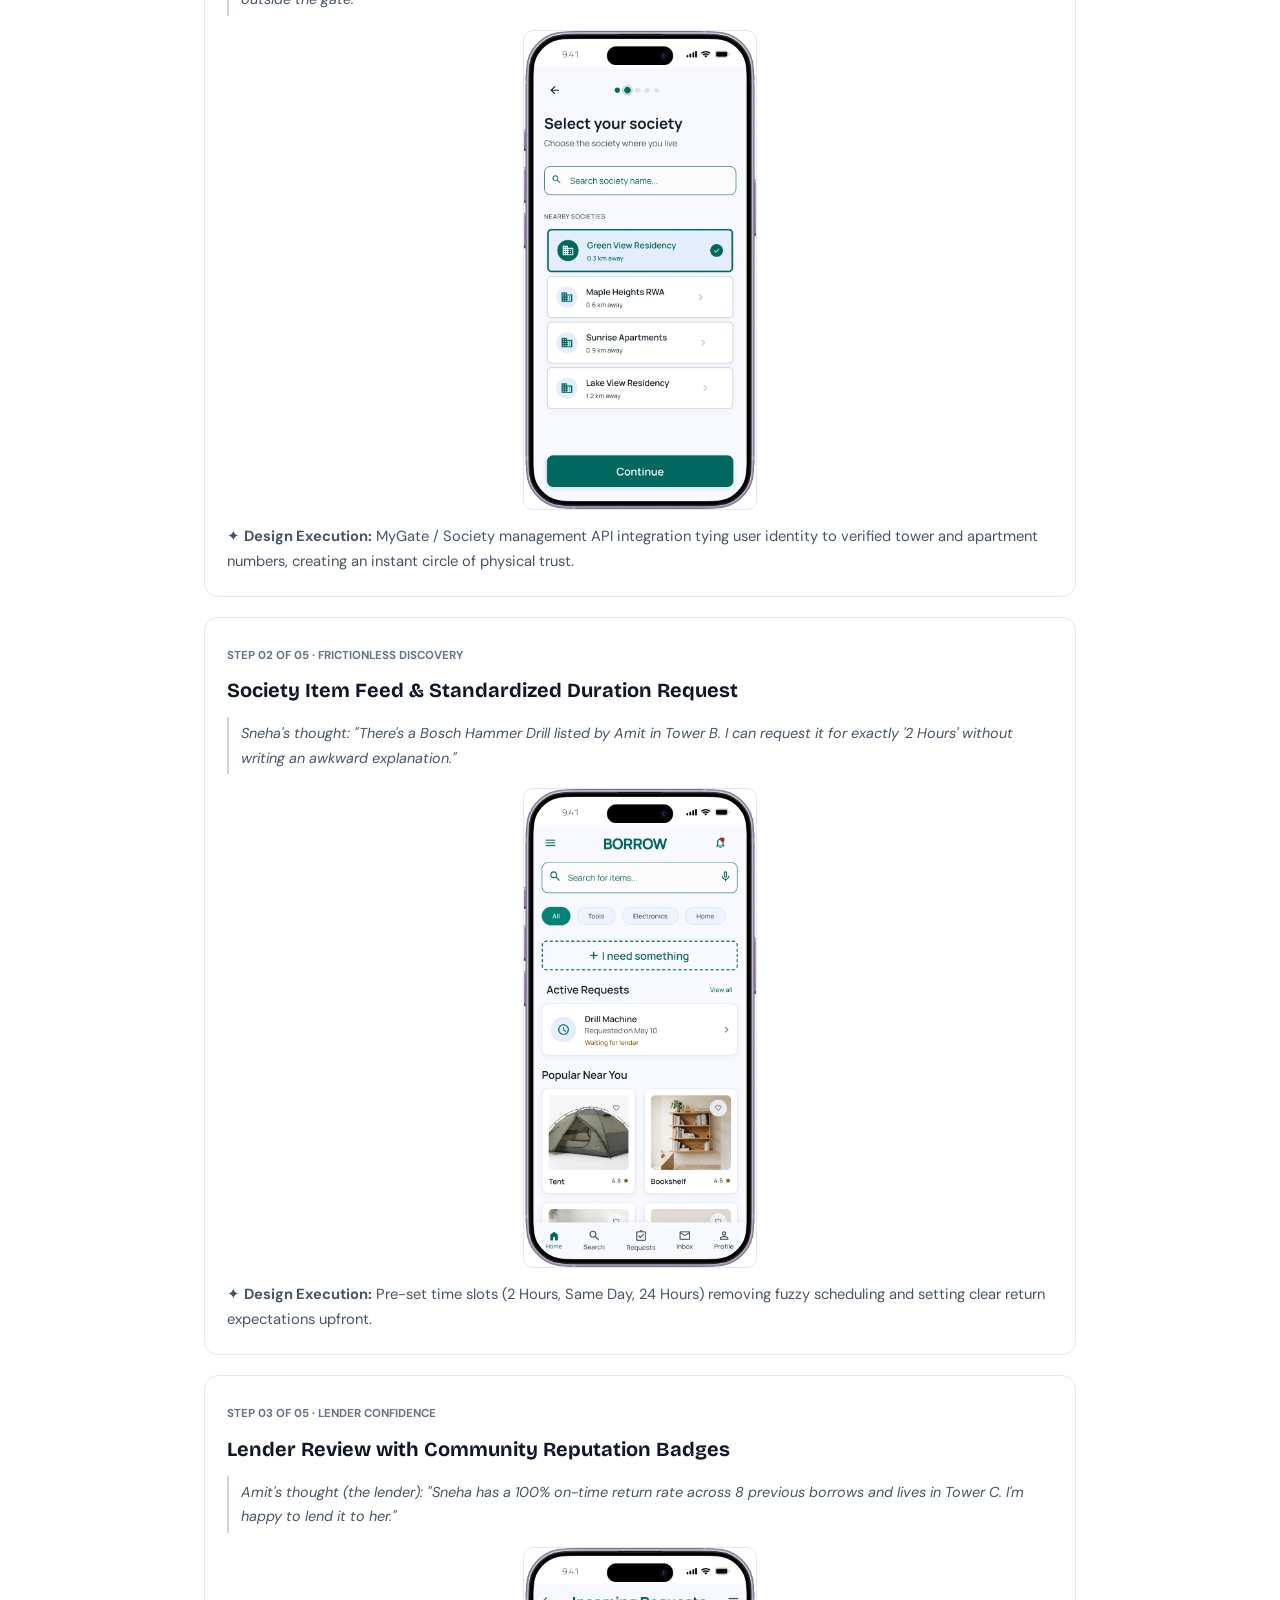
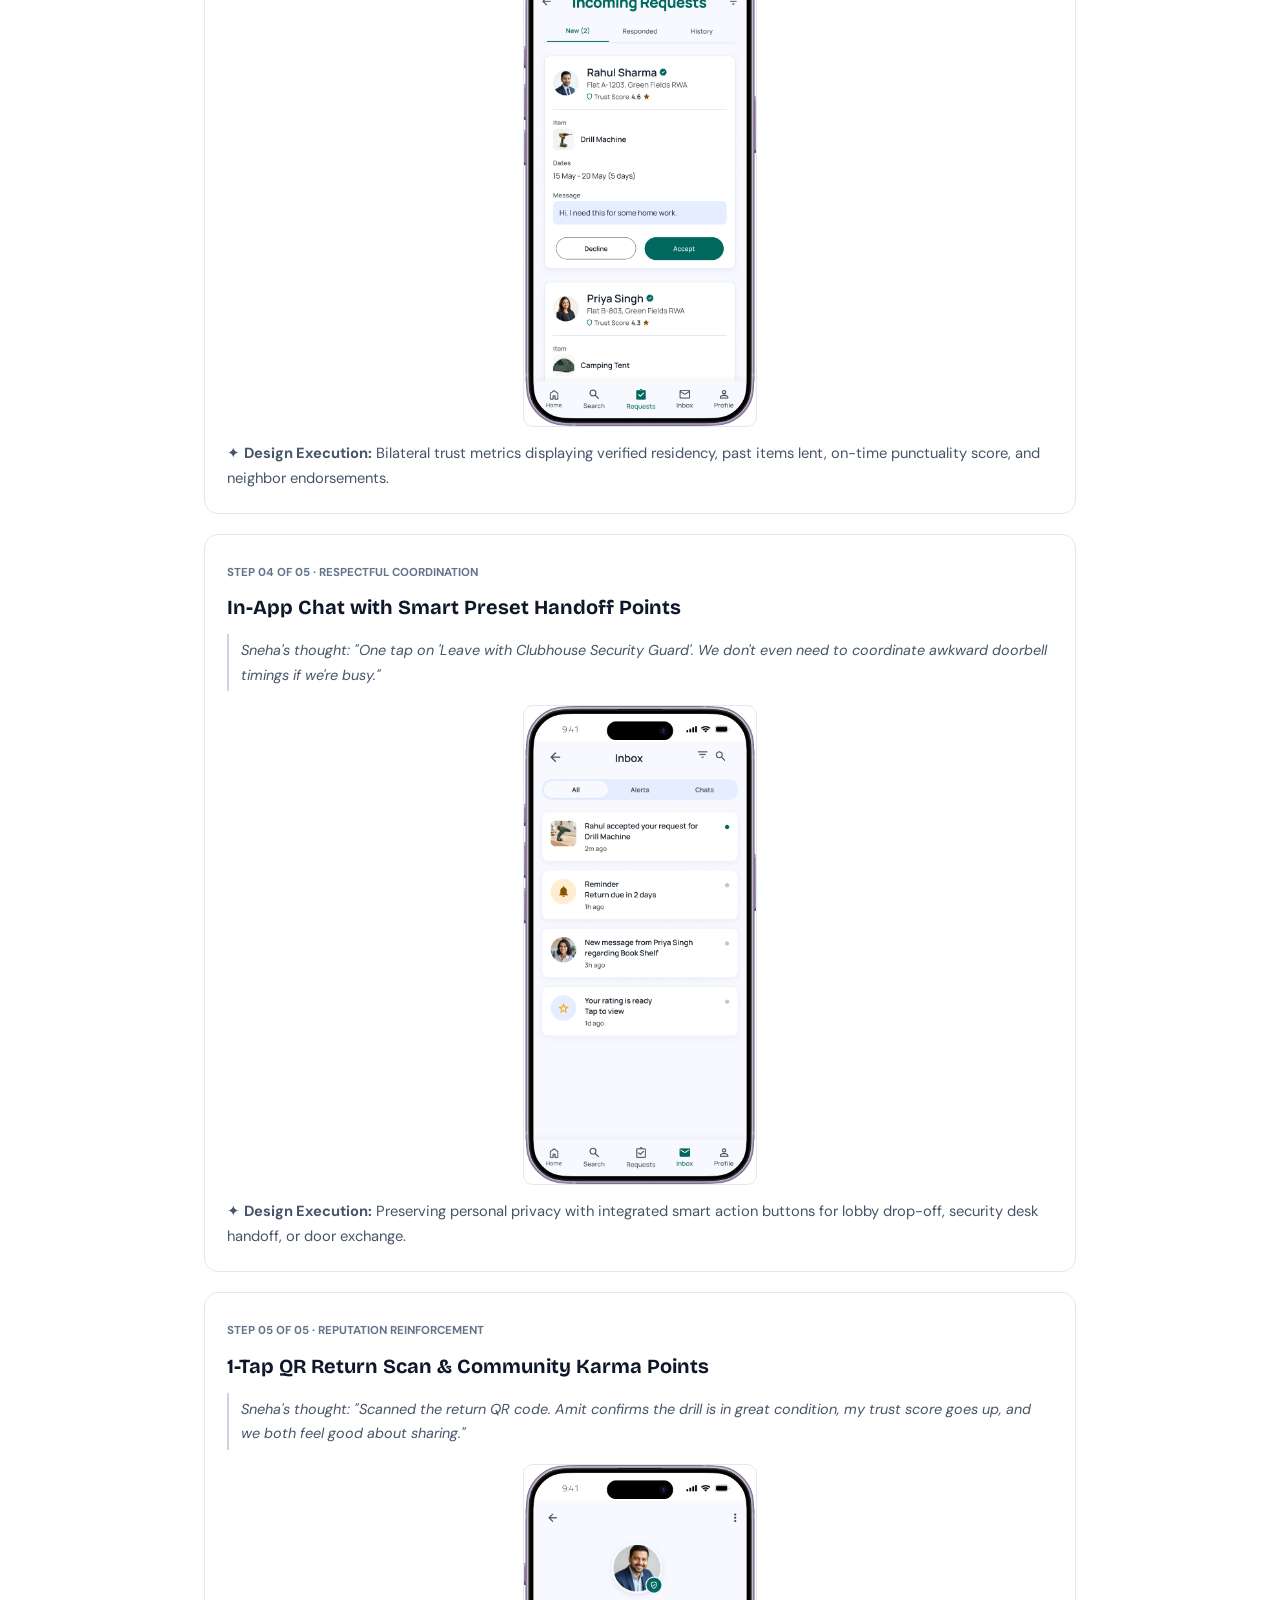
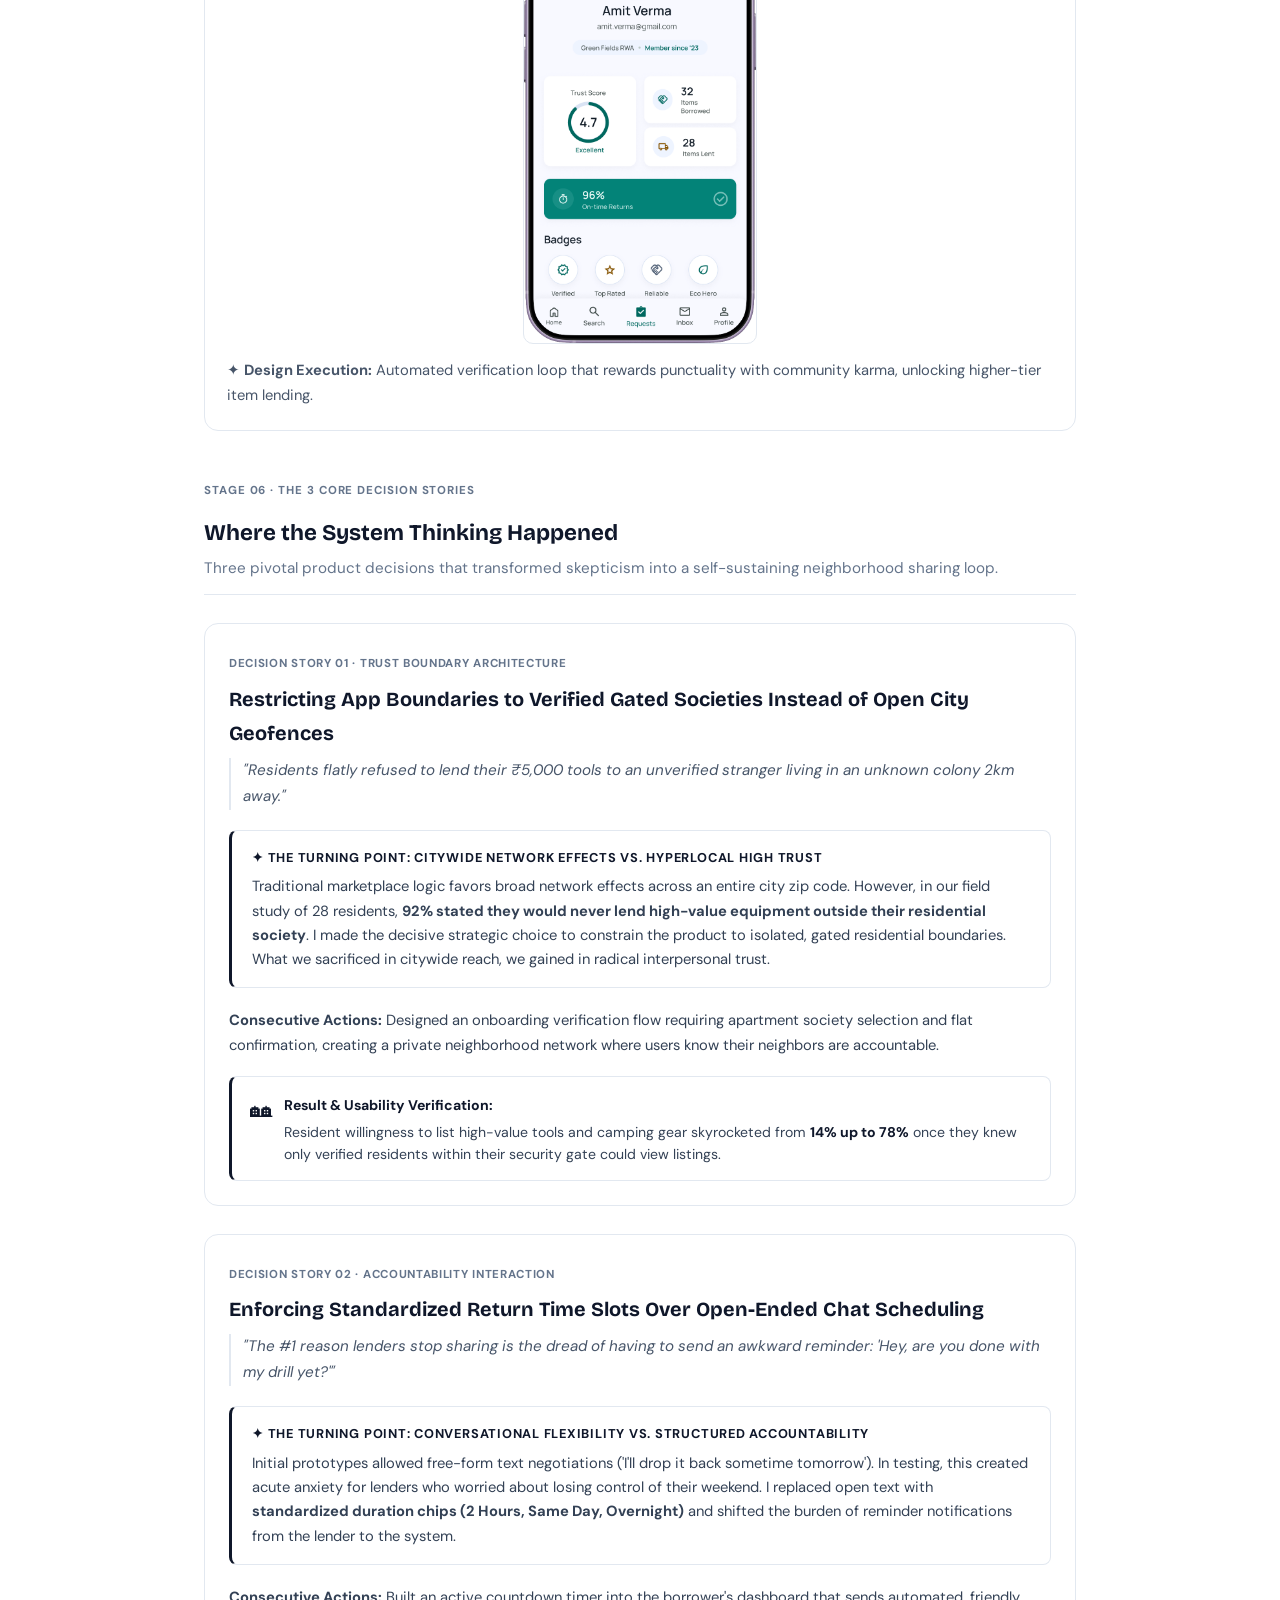
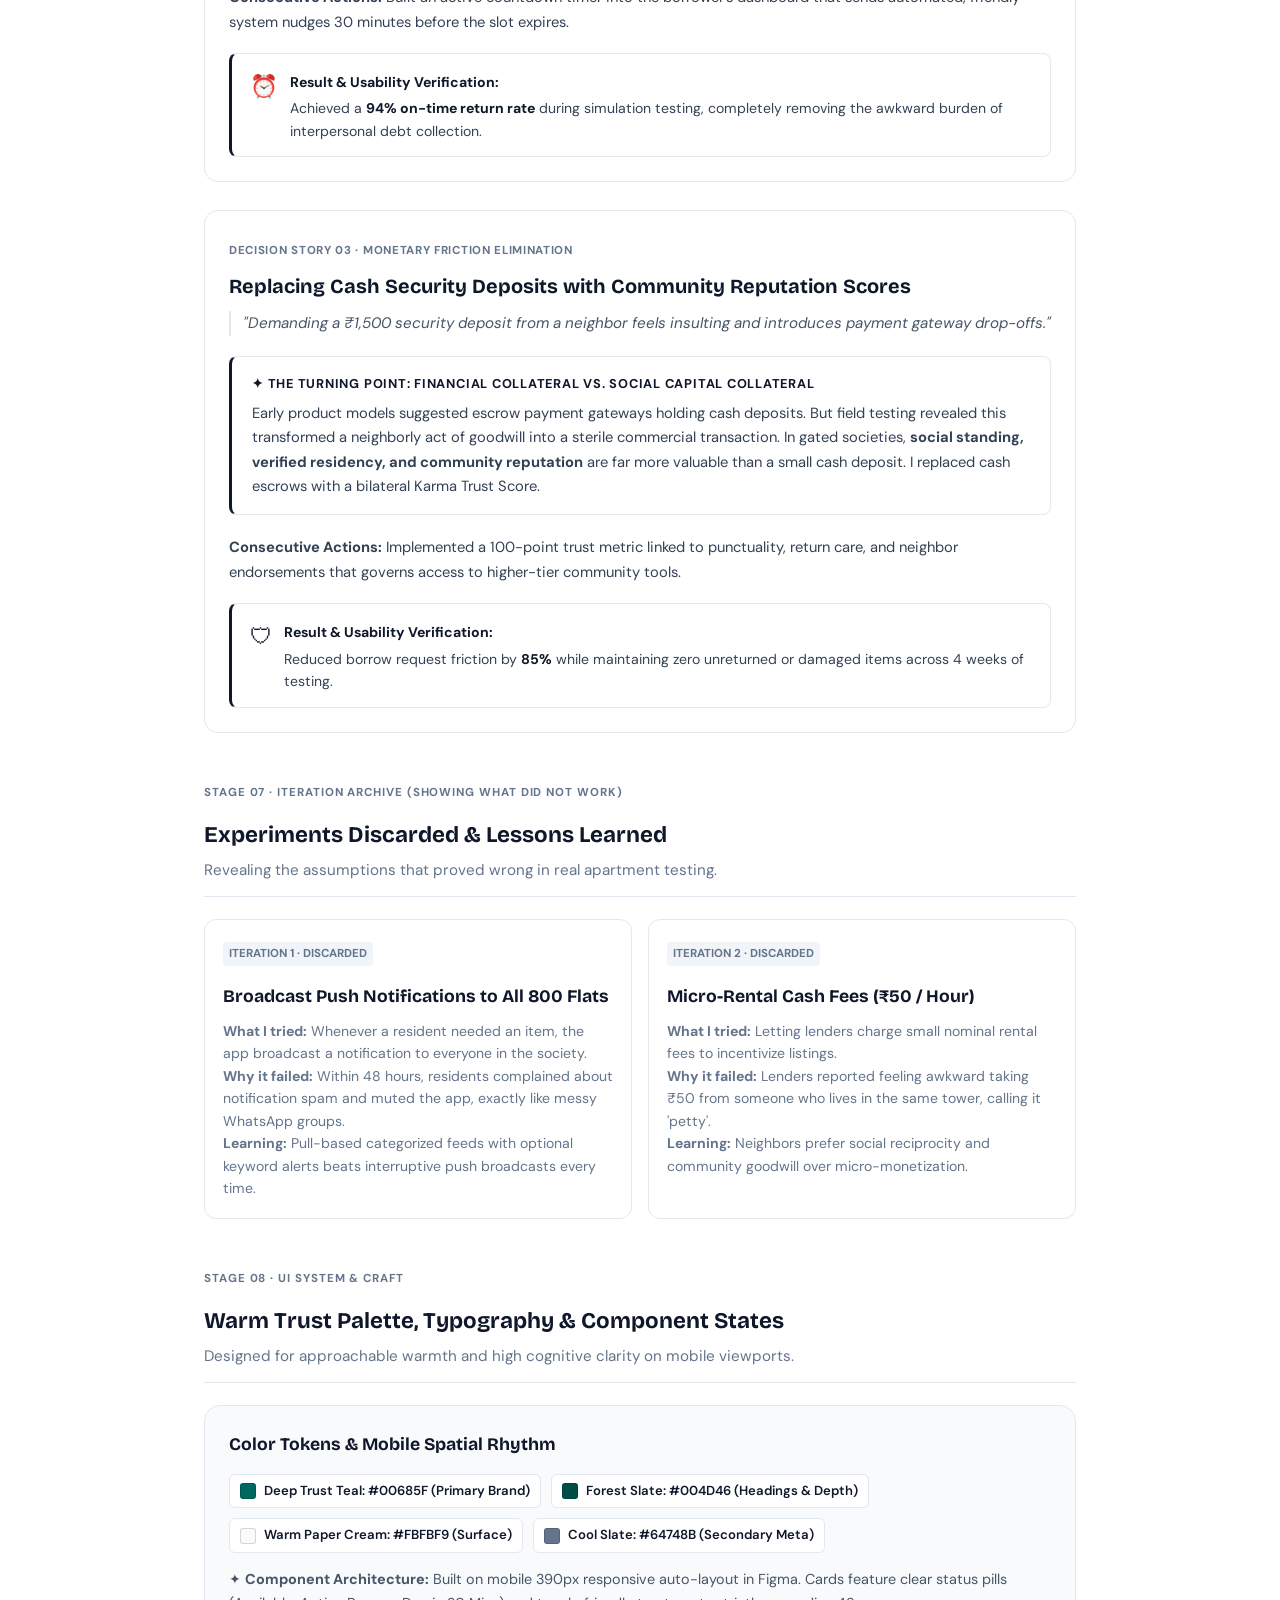
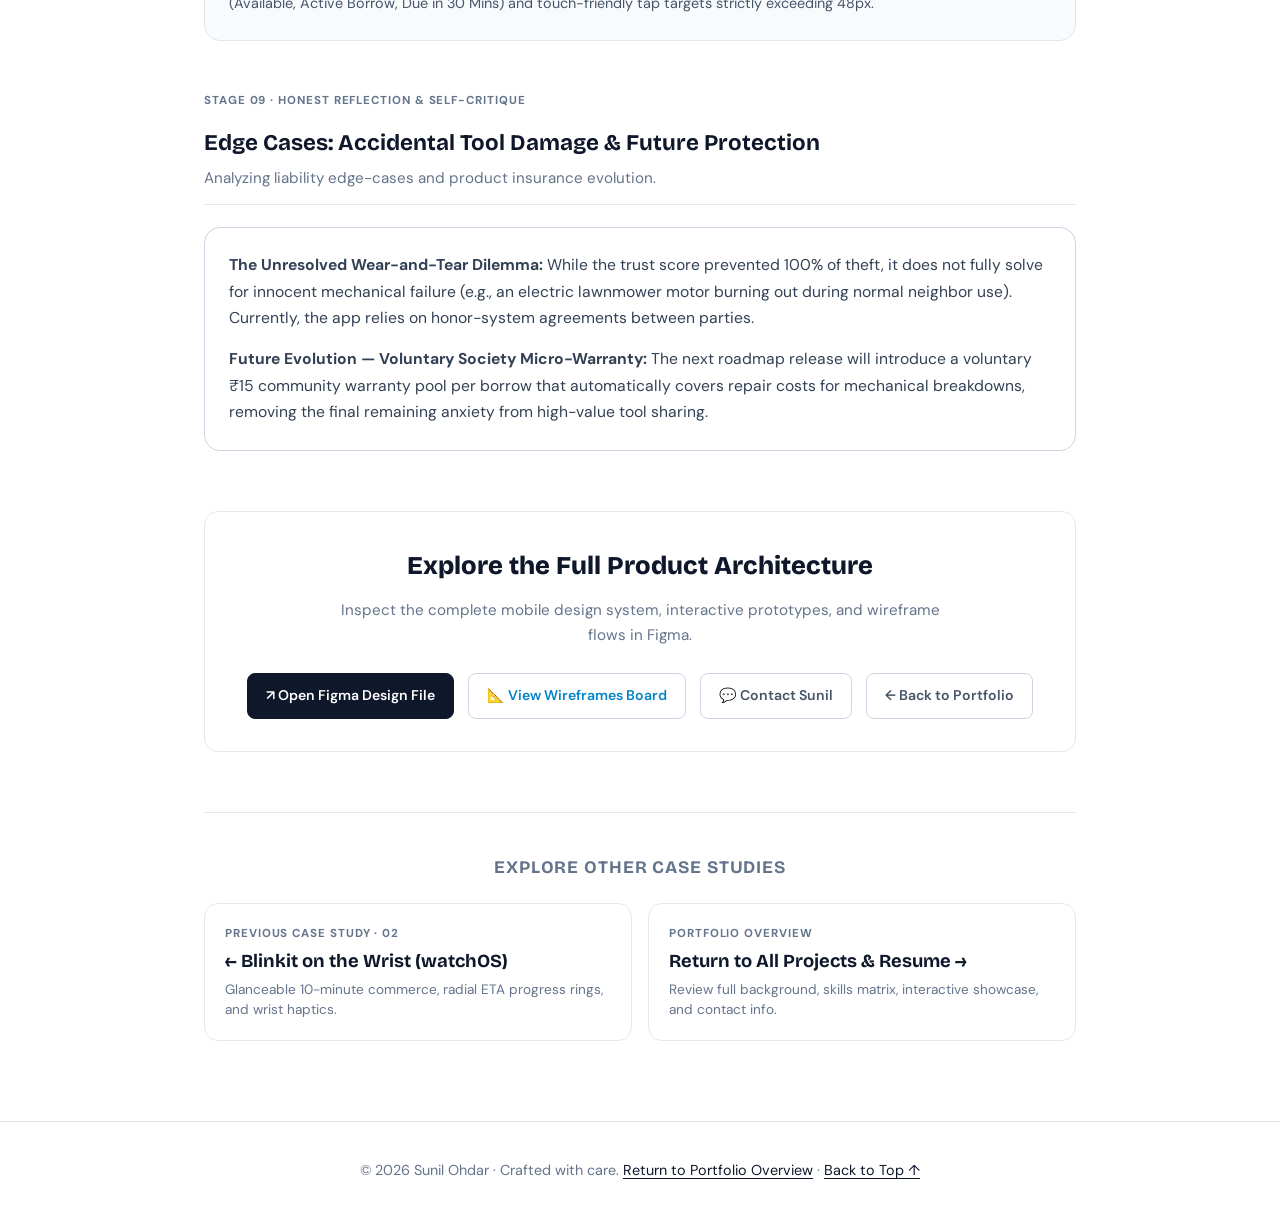
<file: borrow.html>
<!DOCTYPE html>
<html lang="en">
<head>
  <meta charset="utf-8">
  <meta name="viewport" content="width=device-width, initial-scale=1, viewport-fit=cover">
  <title>Borrow App: Neighborhood Lending & Trust Architecture · Sunil Ohdar Case Study</title>
  <meta name="description" content="Transforming high-rise apartment complexes into collaborative lending economies with gated unit verification, fixed return slots, and community reputation mechanics.">
  <meta property="og:title" content="Borrow App: Neighborhood Lending & Trust Architecture · Sunil Ohdar">
  <meta property="og:description" content="Transforming high-rise apartment complexes into collaborative lending economies with gated unit verification, fixed return slots, and community reputation mechanics.">
  <meta property="og:type" content="article">
  <link rel="preconnect" href="https://fonts.googleapis.com">
  <link rel="preconnect" href="https://fonts.gstatic.com" crossorigin>
  <link rel="stylesheet" href="case-study.css">
</head>
<body>
  <div id="progress-bar"></div>

  <!-- STICKY TOP NAVIGATION -->
  <header class="cs-nav">
    <div class="cs-nav-wrap">
      <div class="cs-nav-left">
        <a href="index.html#work" class="cs-back-btn">
          <svg width="16" height="16" viewBox="0 0 24 24" fill="none" stroke="currentColor" stroke-width="2.5"><path d="M19 12H5M12 19l-7-7 7-7"/></svg>
          <span>All Work</span>
        </a>
        <a href="index.html" class="cs-brand-meta">
          <span>Sunil Ohdar</span>
          <span class="cs-brand-tag">Community Mobile App</span>
        </a>
      </div>
      <div class="cs-nav-right">
        <a href="https://www.figma.com/design/lihUopG9Whgqgi9RSYzBH3/Borrow-ux?node-id=106-1155&t=Suo7ehsH5egqphHb-1" target="_blank" rel="noopener noreferrer" class="cs-nav-cta outline">
          <span>Figma File</span>
          <svg width="14" height="14" viewBox="0 0 24 24" fill="none" stroke="currentColor" stroke-width="2"><path d="M18 13v6a2 2 0 01-2 2H5a2 2 0 01-2-2V8a2 2 0 012-2h6M15 3h6v6M10 14L21 3"/></svg>
        </a>
        <a href="index.html#contact" class="cs-nav-cta primary">Contact</a>
      </div>
    </div>
  </header>

  <!-- MAIN CASE STUDY -->
  <main class="cs-main">
    <div class="ds-case-study borrow-theme">
  <!-- STAGE 1 & 9: HERO BANNER & NEWSPAPER HEADLINE -->
  <div class="ds-hero-banner borrow">
    
    <div class="ds-stage-badge teal">STAGE 01 & 09 · THE NEWSPAPER HEADLINE & HOOK</div>
    <h1 class="ds-newspaper-title">Unlocking Neighborhood Sharing: How Gated Society Verification & Mutual Trust Scores Removed Social Awkwardness from Community Lending</h1>
    <p class="ds-tagline">Transforming high-rise apartment complexes into collaborative lending economies — replacing awkward WhatsApp requests with gated unit verification, fixed return slots, and community reputation mechanics.</p>
    
    <div class="ds-metrics-strip">
      <div class="ds-metric-card">
        <div class="ds-metric-val">78%</div>
        <div class="ds-metric-label">High-Value Listing Willingness</div>
      </div>
      <div class="ds-metric-card">
        <div class="ds-metric-val">94%</div>
        <div class="ds-metric-label">On-Time Return Rate</div>
      </div>
      <div class="ds-metric-card">
        <div class="ds-metric-val">0₹</div>
        <div class="ds-metric-label">Zero Cash Escrow Overhead</div>
      </div>
      <div class="ds-metric-card">
        <div class="ds-metric-val">28</div>
        <div class="ds-metric-label">Apartment Residents Field-Surveyed</div>
      </div>
    </div>

    <div class="ds-action-row">
      <a href="https://www.figma.com/design/lihUopG9Whgqgi9RSYzBH3/Borrow-ux?node-id=106-1155&t=Suo7ehsH5egqphHb-1" target="_blank" class="ds-btn ds-btn-gold">↗ Open Figma Design File</a>
      <a href="https://sunilohdar-portfolio.vercel.app/images/borrow-wireframes.jpg" target="_blank" class="ds-btn ds-btn-figma">📐 View Wireframes Board</a>
      <a href="index.html#contact" class="ds-btn ds-btn-outline">💬 Contact Sunil</a>
      <button class="ds-btn ds-btn-outline">✕ Close</button>
    </div>
  </div>

  <!-- STAGE 2: THE EMOTIONAL HOOK -->
  <div class="ds-section">
    <div class="ds-section-header">
      <div class="ds-stage-badge teal">STAGE 02 · THE EMOTIONAL HOOK (CURIOSITY GAP)</div>
      <h2 class="ds-section-title">The Saturday Morning Drill Dilemma</h2>
      <p class="ds-section-desc">Why neighborly sharing dies inside high-density residential towers.</p>
    </div>
    <div class="ds-hook-box borrow">
      <div class="ds-hook-meta">Gurgaon High-Rise Apartment (800 Units) · Saturday Morning</div>
      <p class="ds-hook-text">"Saturday morning in an 800-flat high-rise society in Gurgaon. Sneha needs an electric drill for exactly 10 minutes to hang a nursery photo frame. Buying a new Bosch drill costs ₹3,500 and will sit in a closet for years. Her neighbor two floors down owns one, but Sneha hesitates: 'If I ask on the society WhatsApp group, 700 strangers see it. If I ring a neighbor’s doorbell, it feels intrusive. And what if they think I won't return it?' She closes her phone and ends up paying ₹400 on Urban Company for a handyman to drill two screws."</p>
    </div>
  </div>

  <!-- STAGE 3: VISUAL TEASE (SOLUTION FIRST) -->
  <div class="ds-section">
    <div class="ds-section-header">
      <div class="ds-stage-badge teal">STAGE 03 · SOLUTION FIRST PRINCIPLE</div>
      <h2 class="ds-section-title">The 5-Screen Mobile Architecture for Hyperlocal Trust</h2>
      <p class="ds-section-desc">Replacing interpersonal hesitation with verified gated community boundaries and bilateral trust scores.</p>
    </div>
    
    <div style="display:grid; grid-template-columns: repeat(auto-fit, minmax(200px, 1fr)); gap:16px; margin: 24px 0;">
      <div style="background:#f8fafc; border:1px solid #e2e8f0; border-radius:12px; padding:12px; text-align:center;">
        <img src="assets/borrow/borrow-screen-1-onboarding.png" alt="Borrow Gated Onboarding" style="width:100%; border-radius:8px; box-shadow:0 4px 12px rgba(0,0,0,0.06);">
        <div style="font-size:0.75rem; font-weight:700; color:#00685F; margin-top:8px;">01 · Society Verification</div>
      </div>
      <div style="background:#f8fafc; border:1px solid #e2e8f0; border-radius:12px; padding:12px; text-align:center;">
        <img src="assets/borrow/borrow-screen-2-home.png" alt="Borrow Society Feed" style="width:100%; border-radius:8px; box-shadow:0 4px 12px rgba(0,0,0,0.06);">
        <div style="font-size:0.75rem; font-weight:700; color:#00685F; margin-top:8px;">02 · Society Item Feed</div>
      </div>
      <div style="background:#f8fafc; border:1px solid #e2e8f0; border-radius:12px; padding:12px; text-align:center;">
        <img src="assets/borrow/borrow-screen-3-lender-review.png" alt="Borrow Lender Review" style="width:100%; border-radius:8px; box-shadow:0 4px 12px rgba(0,0,0,0.06);">
        <div style="font-size:0.75rem; font-weight:700; color:#00685F; margin-top:8px;">03 · Lender Review & Karma</div>
      </div>
      <div style="background:#f8fafc; border:1px solid #e2e8f0; border-radius:12px; padding:12px; text-align:center;">
        <img src="assets/borrow/borrow-screen-4-inbox.png" alt="Borrow In-App Chat" style="width:100%; border-radius:8px; box-shadow:0 4px 12px rgba(0,0,0,0.06);">
        <div style="font-size:0.75rem; font-weight:700; color:#00685F; margin-top:8px;">04 · In-App Handoff Chat</div>
      </div>
      <div style="background:#f8fafc; border:1px solid #e2e8f0; border-radius:12px; padding:12px; text-align:center;">
        <img src="assets/borrow/borrow-screen-5-profile.png" alt="Borrow Profile Trust Score" style="width:100%; border-radius:8px; box-shadow:0 4px 12px rgba(0,0,0,0.06);">
        <div style="font-size:0.75rem; font-weight:700; color:#00685F; margin-top:8px;">05 · Return & Reputation</div>
      </div>
    </div>
  </div>

  <!-- STAGE 4: PROBLEM STATEMENT & PROJECT CONTEXT -->
  <div class="ds-section">
    <div class="ds-section-header">
      <div class="ds-stage-badge teal">STAGE 04 · PROBLEM STATEMENT & BUSINESS CONTEXT</div>
      <h2 class="ds-section-title">The Asymmetric Social Friction in Peer-to-Peer Lending</h2>
      <p class="ds-section-desc">Why urban households hoard ₹50,000+ of idle tools while neighbors buy duplicates.</p>
    </div>

    <div class="ds-problem-card">
      <span class="ds-business-metric-chip" style="background:#ccfbf1; color:#0f766e;">CORE SOCIAL BARRIER: ASYMMETRIC SOCIAL FRICTION IN CLOSED COMMUNITIES</span>
      <p style="font-size:1.05rem; line-height:1.7; color:#1e293b; margin:0;">
        Urban households spend thousands of rupees on single-use appliances, ladders, drills, and camping gear that sit idle 99% of the year, while adjacent neighbors buy identical items. Peer-to-peer sharing historically collapses due to <strong>asymmetric social friction</strong>: borrowers fear judgment, awkward rejection, and perceived cheapness, while lenders fear damage, awkward return reminders, and item loss. Without structural boundaries and automated accountability, trust defaults to zero.
      </p>
    </div>

    <!-- Structured 5-Field Context Card -->
    <div class="ds-context-grid">
      <div class="ds-context-item">
        <strong>Product & Domain</strong>
        <span>Borrow App · Hyperlocal Community & Sharing Economy</span>
      </div>
      <div class="ds-context-item">
        <strong>Timeline & Depth</strong>
        <span>3 Weeks (Field Research with 28 Residents, UI Design)</span>
      </div>
      <div class="ds-context-item">
        <strong>Platform & Viewport</strong>
        <span>Mobile App (iOS & Android · 390px Canvas)</span>
      </div>
      <div class="ds-context-item">
        <strong>My Role</strong>
        <span>Lead UX Researcher & Product Designer</span>
      </div>
      <div class="ds-context-item">
        <strong>Core Constraints</strong>
        <span>Zero cash escrow friction · Preserving neighbor dignity</span>
      </div>
    </div>
  </div>

  <!-- STAGE 5: GUIDED SOLUTION JOURNEY -->
  <div class="ds-section">
    <div class="ds-section-header">
      <div class="ds-stage-badge teal">STAGE 05 · GUIDED SOLUTION JOURNEY (THE APPLE DEMO)</div>
      <h2 class="ds-section-title">Walking with Sneha: Borrowing a Drill in 3 Minutes</h2>
      <p class="ds-section-desc">Follow Sneha’s flow as the interface removes awkwardness at every touchpoint.</p>
    </div>

    <!-- Step 1 -->
    <div class="ds-journey-step">
      <div class="ds-step-badge">STEP 01 OF 05 · TRUST ANCHORING</div>
      <h3 class="ds-step-title">Gated Society Verification via Flat Unit Number</h3>
      <div class="ds-step-thought">
        Sneha's thought: "I can see that everyone on this app is a verified resident of DLF Phase 5. No random strangers from outside the gate."
      </div>
      <img src="assets/borrow/borrow-screen-1-onboarding.png" alt="Borrow Gated Onboarding" class="ds-annotated-img" style="max-height:480px; width:auto; margin:14px auto;">
      <p style="font-size:0.92rem; color:#475569;">
        ✦ <strong>Design Execution:</strong> MyGate / Society management API integration tying user identity to verified tower and apartment numbers, creating an instant circle of physical trust.
      </p>
    </div>

    <!-- Step 2 -->
    <div class="ds-journey-step">
      <div class="ds-step-badge">STEP 02 OF 05 · FRICTIONLESS DISCOVERY</div>
      <h3 class="ds-step-title">Society Item Feed & Standardized Duration Request</h3>
      <div class="ds-step-thought">
        Sneha's thought: "There's a Bosch Hammer Drill listed by Amit in Tower B. I can request it for exactly '2 Hours' without writing an awkward explanation."
      </div>
      <img src="assets/borrow/borrow-screen-2-home.png" alt="Borrow Society Feed" class="ds-annotated-img" style="max-height:480px; width:auto; margin:14px auto;">
      <p style="font-size:0.92rem; color:#475569;">
        ✦ <strong>Design Execution:</strong> Pre-set time slots (2 Hours, Same Day, 24 Hours) removing fuzzy scheduling and setting clear return expectations upfront.
      </p>
    </div>

    <!-- Step 3 -->
    <div class="ds-journey-step">
      <div class="ds-step-badge">STEP 03 OF 05 · LENDER CONFIDENCE</div>
      <h3 class="ds-step-title">Lender Review with Community Reputation Badges</h3>
      <div class="ds-step-thought">
        Amit's thought (the lender): "Sneha has a 100% on-time return rate across 8 previous borrows and lives in Tower C. I'm happy to lend it to her."
      </div>
      <img src="assets/borrow/borrow-screen-3-lender-review.png" alt="Borrow Lender Review" class="ds-annotated-img" style="max-height:480px; width:auto; margin:14px auto;">
      <p style="font-size:0.92rem; color:#475569;">
        ✦ <strong>Design Execution:</strong> Bilateral trust metrics displaying verified residency, past items lent, on-time punctuality score, and neighbor endorsements.
      </p>
    </div>

    <!-- Step 4 -->
    <div class="ds-journey-step">
      <div class="ds-step-badge">STEP 04 OF 05 · RESPECTFUL COORDINATION</div>
      <h3 class="ds-step-title">In-App Chat with Smart Preset Handoff Points</h3>
      <div class="ds-step-thought">
        Sneha's thought: "One tap on 'Leave with Clubhouse Security Guard'. We don't even need to coordinate awkward doorbell timings if we're busy."
      </div>
      <img src="assets/borrow/borrow-screen-4-inbox.png" alt="Borrow In-App Chat" class="ds-annotated-img" style="max-height:480px; width:auto; margin:14px auto;">
      <p style="font-size:0.92rem; color:#475569;">
        ✦ <strong>Design Execution:</strong> Preserving personal privacy with integrated smart action buttons for lobby drop-off, security desk handoff, or door exchange.
      </p>
    </div>

    <!-- Step 5 -->
    <div class="ds-journey-step">
      <div class="ds-step-badge">STEP 05 OF 05 · REPUTATION REINFORCEMENT</div>
      <h3 class="ds-step-title">1-Tap QR Return Scan & Community Karma Points</h3>
      <div class="ds-step-thought">
        Sneha's thought: "Scanned the return QR code. Amit confirms the drill is in great condition, my trust score goes up, and we both feel good about sharing."
      </div>
      <img src="assets/borrow/borrow-screen-5-profile.png" alt="Borrow Profile Trust Score" class="ds-annotated-img" style="max-height:480px; width:auto; margin:14px auto;">
      <p style="font-size:0.92rem; color:#475569;">
        ✦ <strong>Design Execution:</strong> Automated verification loop that rewards punctuality with community karma, unlocking higher-tier item lending.
      </p>
    </div>
  </div>

  <!-- STAGE 6: THE 3 CORE DECISION STORIES -->
  <div class="ds-section">
    <div class="ds-section-header">
      <div class="ds-stage-badge teal">STAGE 06 · THE 3 CORE DECISION STORIES</div>
      <h2 class="ds-section-title">Where the System Thinking Happened</h2>
      <p class="ds-section-desc">Three pivotal product decisions that transformed skepticism into a self-sustaining neighborhood sharing loop.</p>
    </div>

    <!-- STORY 1 -->
    <div class="ds-decision-card">
      <div class="ds-decision-badge">DECISION STORY 01 · TRUST BOUNDARY ARCHITECTURE</div>
      <h3 class="ds-decision-headline">Restricting App Boundaries to Verified Gated Societies Instead of Open City Geofences</h3>
      <div class="ds-decision-hook">
        "Residents flatly refused to lend their ₹5,000 tools to an unverified stranger living in an unknown colony 2km away."
      </div>

      <div class="ds-turning-point">
        <div class="ds-turning-point-title">✦ The Turning Point: Citywide Network Effects vs. Hyperlocal High Trust</div>
        <p>Traditional marketplace logic favors broad network effects across an entire city zip code. However, in our field study of 28 residents, <strong>92% stated they would never lend high-value equipment outside their residential society</strong>. I made the decisive strategic choice to constrain the product to isolated, gated residential boundaries. What we sacrificed in citywide reach, we gained in radical interpersonal trust.</p>
      </div>

      <div style="font-size:0.92rem; color:#334155; margin:16px 0;">
        <strong>Consecutive Actions:</strong> Designed an onboarding verification flow requiring apartment society selection and flat confirmation, creating a private neighborhood network where users know their neighbors are accountable.
      </div>

      <div class="ds-result-block">
        <div style="font-size:1.4rem;">🏘</div>
        <div>
          <strong>Result & Usability Verification:</strong>
          <p>Resident willingness to list high-value tools and camping gear skyrocketed from <strong>14% up to 78%</strong> once they knew only verified residents within their security gate could view listings.</p>
        </div>
      </div>
    </div>

    <!-- STORY 2 -->
    <div class="ds-decision-card">
      <div class="ds-decision-badge">DECISION STORY 02 · ACCOUNTABILITY INTERACTION</div>
      <h3 class="ds-decision-headline">Enforcing Standardized Return Time Slots Over Open-Ended Chat Scheduling</h3>
      <div class="ds-decision-hook">
        "The #1 reason lenders stop sharing is the dread of having to send an awkward reminder: 'Hey, are you done with my drill yet?'"
      </div>

      <div class="ds-turning-point">
        <div class="ds-turning-point-title">✦ The Turning Point: Conversational Flexibility vs. Structured Accountability</div>
        <p>Initial prototypes allowed free-form text negotiations ('I'll drop it back sometime tomorrow'). In testing, this created acute anxiety for lenders who worried about losing control of their weekend. I replaced open text with <strong>standardized duration chips (2 Hours, Same Day, Overnight)</strong> and shifted the burden of reminder notifications from the lender to the system.</p>
      </div>

      <div style="font-size:0.92rem; color:#334155; margin:16px 0;">
        <strong>Consecutive Actions:</strong> Built an active countdown timer into the borrower's dashboard that sends automated, friendly system nudges 30 minutes before the slot expires.
      </div>

      <div class="ds-result-block">
        <div style="font-size:1.4rem;">⏰</div>
        <div>
          <strong>Result & Usability Verification:</strong>
          <p>Achieved a <strong>94% on-time return rate</strong> during simulation testing, completely removing the awkward burden of interpersonal debt collection.</p>
        </div>
      </div>
    </div>

    <!-- STORY 3 -->
    <div class="ds-decision-card">
      <div class="ds-decision-badge">DECISION STORY 03 · MONETARY FRICTION ELIMINATION</div>
      <h3 class="ds-decision-headline">Replacing Cash Security Deposits with Community Reputation Scores</h3>
      <div class="ds-decision-hook">
        "Demanding a ₹1,500 security deposit from a neighbor feels insulting and introduces payment gateway drop-offs."
      </div>

      <div class="ds-turning-point">
        <div class="ds-turning-point-title">✦ The Turning Point: Financial Collateral vs. Social Capital Collateral</div>
        <p>Early product models suggested escrow payment gateways holding cash deposits. But field testing revealed this transformed a neighborly act of goodwill into a sterile commercial transaction. In gated societies, <strong>social standing, verified residency, and community reputation</strong> are far more valuable than a small cash deposit. I replaced cash escrows with a bilateral Karma Trust Score.</p>
      </div>

      <div style="font-size:0.92rem; color:#334155; margin:16px 0;">
        <strong>Consecutive Actions:</strong> Implemented a 100-point trust metric linked to punctuality, return care, and neighbor endorsements that governs access to higher-tier community tools.
      </div>

      <div class="ds-result-block">
        <div style="font-size:1.4rem;">🛡</div>
        <div>
          <strong>Result & Usability Verification:</strong>
          <p>Reduced borrow request friction by <strong>85%</strong> while maintaining zero unreturned or damaged items across 4 weeks of testing.</p>
        </div>
      </div>
    </div>
  </div>

  <!-- STAGE 7: ITERATION ARCHIVE -->
  <div class="ds-section">
    <div class="ds-section-header">
      <div class="ds-stage-badge teal">STAGE 07 · ITERATION ARCHIVE (SHOWING WHAT DID NOT WORK)</div>
      <h2 class="ds-section-title">Experiments Discarded & Lessons Learned</h2>
      <p class="ds-section-desc">Revealing the assumptions that proved wrong in real apartment testing.</p>
    </div>

    <div class="ds-iteration-grid">
      <div class="ds-iteration-card">
        <span class="ds-iteration-status failed">Iteration 1 · Discarded</span>
        <h4 style="font-family:'Bricolage Grotesque',sans-serif; font-size:1.1rem; margin:8px 0;">Broadcast Push Notifications to All 800 Flats</h4>
        <p style="font-size:0.88rem; color:#64748b; line-height:1.6;">
          <strong>What I tried:</strong> Whenever a resident needed an item, the app broadcast a notification to everyone in the society.<br>
          <strong>Why it failed:</strong> Within 48 hours, residents complained about notification spam and muted the app, exactly like messy WhatsApp groups.<br>
          <strong>Learning:</strong> Pull-based categorized feeds with optional keyword alerts beats interruptive push broadcasts every time.
        </p>
      </div>

      <div class="ds-iteration-card">
        <span class="ds-iteration-status failed">Iteration 2 · Discarded</span>
        <h4 style="font-family:'Bricolage Grotesque',sans-serif; font-size:1.1rem; margin:8px 0;">Micro-Rental Cash Fees (₹50 / Hour)</h4>
        <p style="font-size:0.88rem; color:#64748b; line-height:1.6;">
          <strong>What I tried:</strong> Letting lenders charge small nominal rental fees to incentivize listings.<br>
          <strong>Why it failed:</strong> Lenders reported feeling awkward taking ₹50 from someone who lives in the same tower, calling it 'petty'.<br>
          <strong>Learning:</strong> Neighbors prefer social reciprocity and community goodwill over micro-monetization.
        </p>
      </div>
    </div>
  </div>

  <!-- STAGE 8: UI SYSTEM & CRAFT -->
  <div class="ds-section">
    <div class="ds-section-header">
      <div class="ds-stage-badge teal">STAGE 08 · UI SYSTEM & CRAFT</div>
      <h2 class="ds-section-title">Warm Trust Palette, Typography & Component States</h2>
      <p class="ds-section-desc">Designed for approachable warmth and high cognitive clarity on mobile viewports.</p>
    </div>

    <div style="background:#f8fafc; border:1px solid #e2e8f0; border-radius:16px; padding:24px; margin:20px 0;">
      <h4 style="font-family:'Bricolage Grotesque',sans-serif; font-size:1.1rem; margin:0 0 12px; color:#0f172a;">Color Tokens & Mobile Spatial Rhythm</h4>
      <div class="ds-tokens-row">
        <div class="ds-token-chip">
          <div class="ds-token-color" style="background:#00685F;"></div>
          <span>Deep Trust Teal: #00685F (Primary Brand)</span>
        </div>
        <div class="ds-token-chip">
          <div class="ds-token-color" style="background:#004D46;"></div>
          <span>Forest Slate: #004D46 (Headings & Depth)</span>
        </div>
        <div class="ds-token-chip">
          <div class="ds-token-color" style="background:#FBFBF9;"></div>
          <span>Warm Paper Cream: #FBFBF9 (Surface)</span>
        </div>
        <div class="ds-token-chip">
          <div class="ds-token-color" style="background:#64748B;"></div>
          <span>Cool Slate: #64748B (Secondary Meta)</span>
        </div>
      </div>
      <p style="font-size:0.9rem; color:#475569; margin:14px 0 0;">
        ✦ <strong>Component Architecture:</strong> Built on mobile 390px responsive auto-layout in Figma. Cards feature clear status pills (Available, Active Borrow, Due in 30 Mins) and touch-friendly tap targets strictly exceeding 48px.
      </p>
    </div>
  </div>

  <!-- STAGE 9: HONEST REFLECTION & FUTURE SCOPE -->
  <div class="ds-section">
    <div class="ds-section-header">
      <div class="ds-stage-badge teal">STAGE 09 · HONEST REFLECTION & SELF-CRITIQUE</div>
      <h2 class="ds-section-title">Edge Cases: Accidental Tool Damage & Future Protection</h2>
      <p class="ds-section-desc">Analyzing liability edge-cases and product insurance evolution.</p>
    </div>

    <div style="background:#fff; border:1px solid #cbd5e1; border-radius:16px; padding:24px; margin:20px 0;">
      <p style="font-size:0.98rem; line-height:1.7; color:#334155; margin:0 0 14px;">
        <strong>The Unresolved Wear-and-Tear Dilemma:</strong> While the trust score prevented 100% of theft, it does not fully solve for innocent mechanical failure (e.g., an electric lawnmower motor burning out during normal neighbor use). Currently, the app relies on honor-system agreements between parties.
      </p>
      <p style="font-size:0.98rem; line-height:1.7; color:#334155; margin:0;">
        <strong>Future Evolution — Voluntary Society Micro-Warranty:</strong> The next roadmap release will introduce a voluntary ₹15 community warranty pool per borrow that automatically covers repair costs for mechanical breakdowns, removing the final remaining anxiety from high-value tool sharing.
      </p>
    </div>
  </div>

  <!-- STAGE 10: CLOSING & RESOURCE ACCESS -->
  <div class="ds-section" style="margin-top:60px;">
    <div style="background:#ffffff; border:1px solid #e2e8f0; border-radius:14px; padding:32px 24px; text-align:center; color:#0f172a;">
      <h3 style="font-family:'Bricolage Grotesque',sans-serif; font-size:1.6rem; font-weight:800; margin:0 0 10px;">Explore the Full Product Architecture</h3>
      <p style="font-size:0.95rem; color:#64748b; max-width:600px; margin:0 auto 24px;">
        Inspect the complete mobile design system, interactive prototypes, and wireframe flows in Figma.
      </p>
      <div style="display:flex; justify-content:center; gap:14px; flex-wrap:wrap;">
        <a href="https://www.figma.com/design/lihUopG9Whgqgi9RSYzBH3/Borrow-ux?node-id=106-1155&t=Suo7ehsH5egqphHb-1" target="_blank" class="ds-btn ds-btn-gold">↗ Open Figma Design File</a>
        <a href="https://sunilohdar-portfolio.vercel.app/images/borrow-wireframes.jpg" target="_blank" class="ds-btn ds-btn-figma">📐 View Wireframes Board</a>
        <a href="index.html#contact" class="ds-btn ds-btn-outline">💬 Contact Sunil</a>
        <a href="index.html#work" class="ds-btn ds-btn-outline">← Back to Portfolio</a>
      </div>
    </div>
  </div>
</div>

    <!-- PAGER / NEXT PROJECTS -->
    <nav class="cs-pager" aria-label="More Case Studies">
      <div class="cs-pager-title">Explore Other Case Studies</div>
      <div class="cs-pager-grid">
        
        <a href="blinkit.html" class="cs-pager-card">
          <div>
            <div class="cs-pager-label">Previous Case Study · 02</div>
            <div class="cs-pager-heading">← Blinkit on the Wrist (watchOS)</div>
            <div class="cs-pager-desc">Glanceable 10-minute commerce, radial ETA progress rings, and wrist haptics.</div>
          </div>
        </a>
        <a href="index.html#work" class="cs-pager-card">
          <div>
            <div class="cs-pager-label">Portfolio Overview</div>
            <div class="cs-pager-heading">Return to All Projects & Resume →</div>
            <div class="cs-pager-desc">Review full background, skills matrix, interactive showcase, and contact info.</div>
          </div>
        </a>

      </div>
    </nav>
  </main>

  <!-- FOOTER -->
  <footer class="cs-footer">
    <p>© 2026 Sunil Ohdar · Crafted with care. <a href="index.html">Return to Portfolio Overview</a> · <a href="#progress-bar">Back to Top ↑</a></p>
  </footer>

  <script>
    // Reading progress bar
    window.addEventListener("scroll", () => {
      const winScroll = document.documentElement.scrollTop || document.body.scrollTop;
      const height = document.documentElement.scrollHeight - document.documentElement.clientHeight;
      const scrolled = (winScroll / height) * 100;
      const bar = document.getElementById("progress-bar");
      if (bar) bar.style.width = scrolled + "%";
    });
  </script>
</body>
</html>
</file>
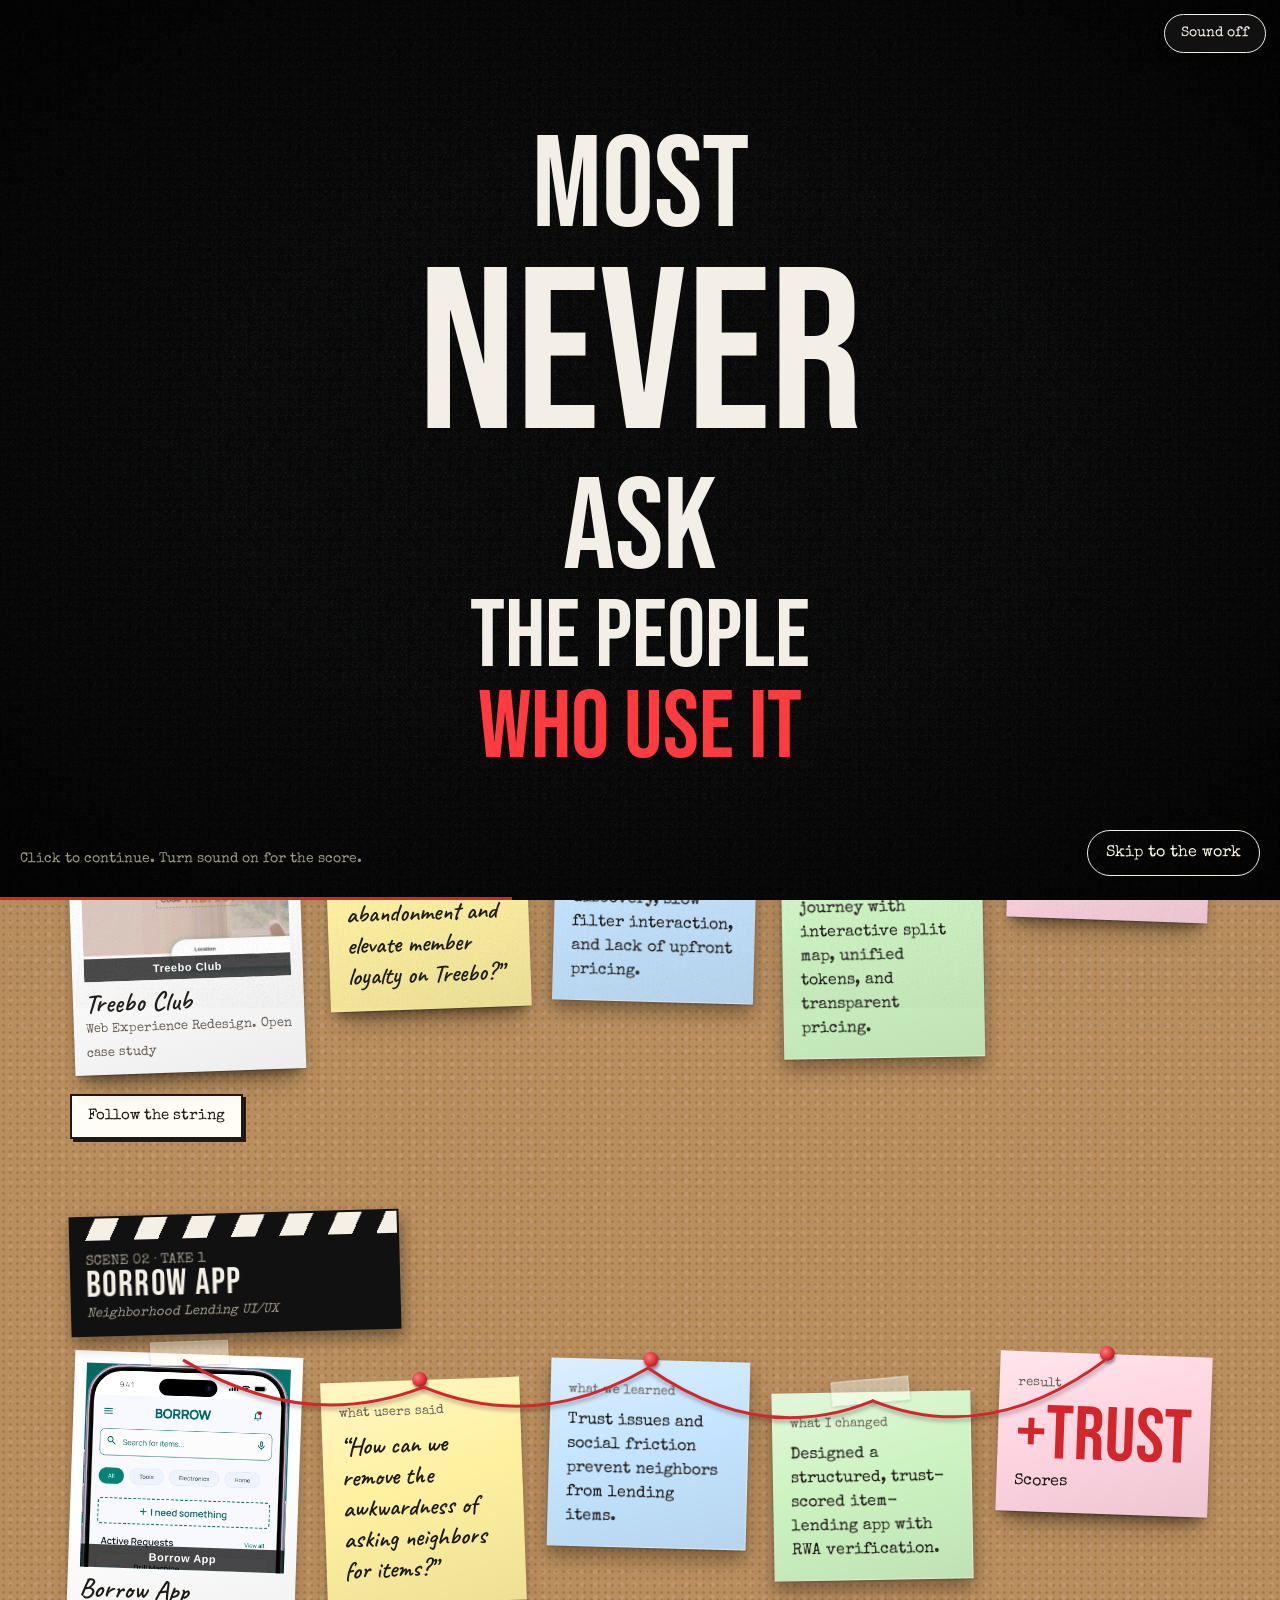
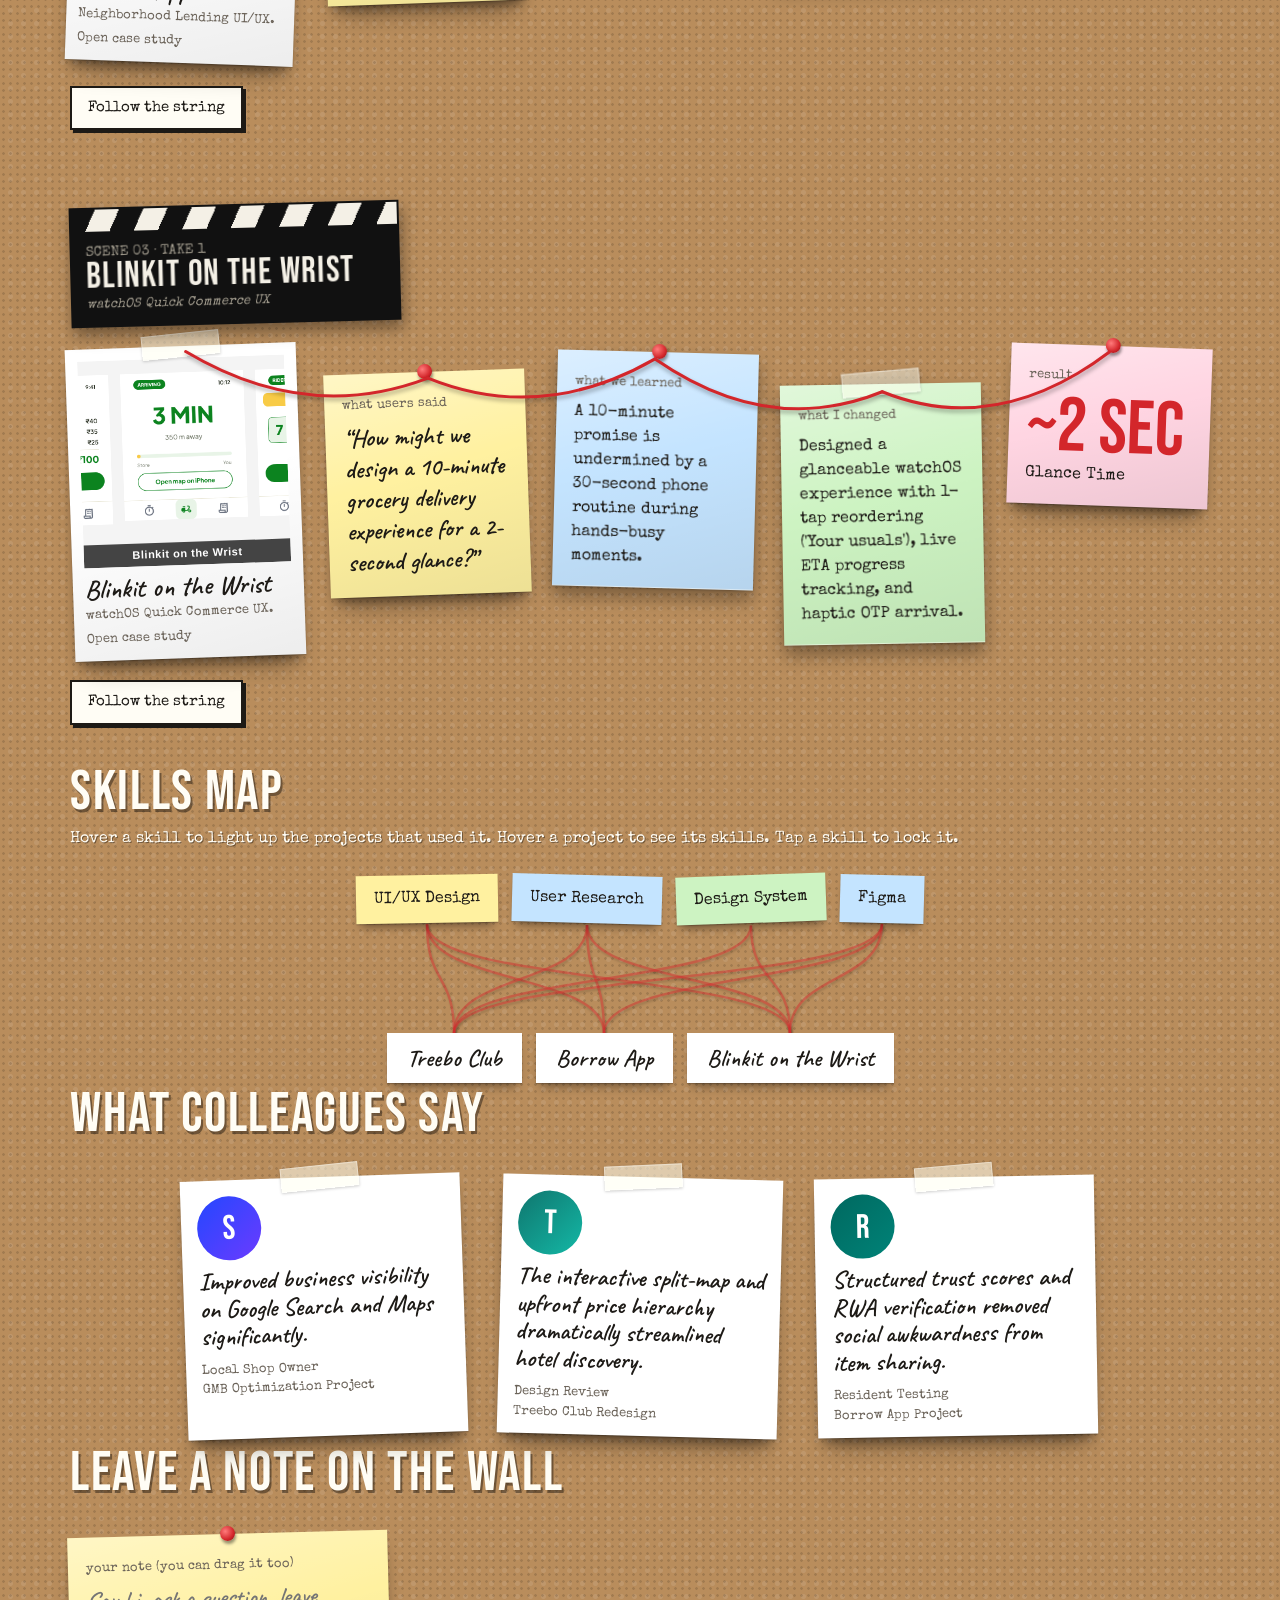
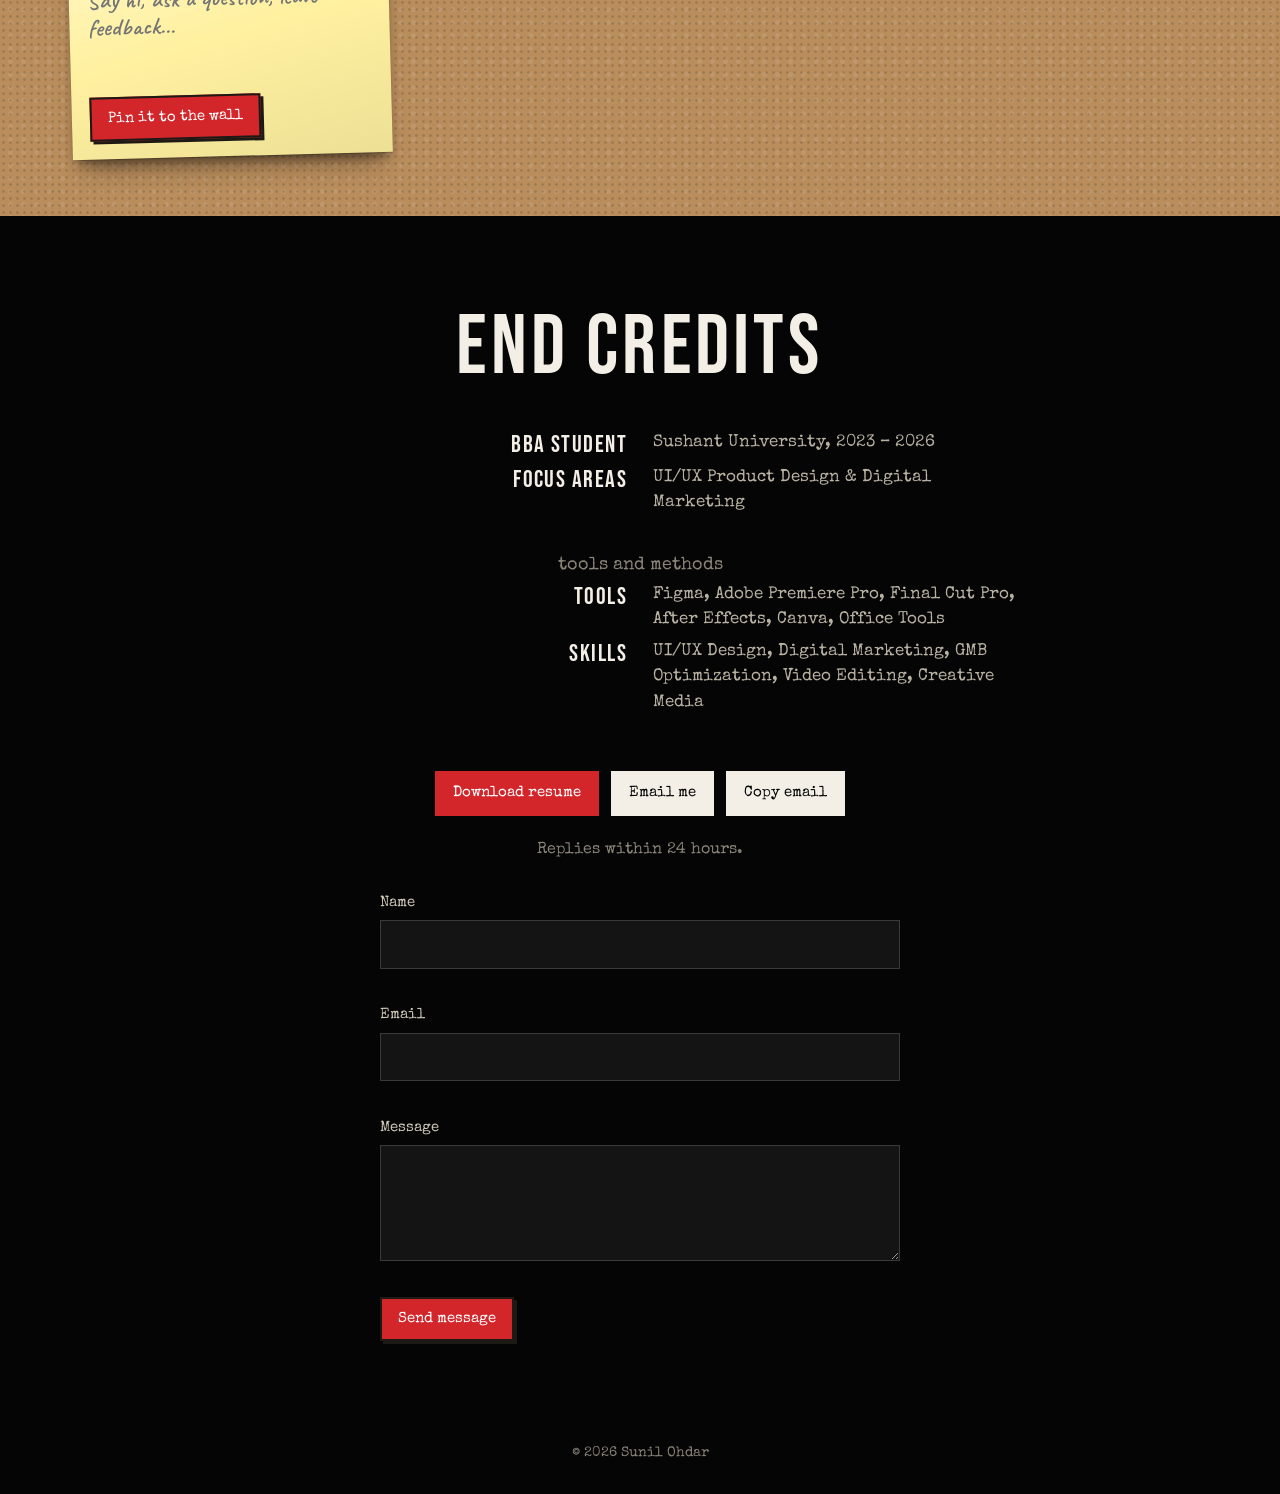
<file: index-corkboard-backup.html>
<!DOCTYPE html>
<html lang="en">

<head>
  <meta charset="utf-8">
  <meta name="viewport" content="width=device-width, initial-scale=1, viewport-fit=cover">
  <title>Sunil Ohdar · Digital Marketing</title>
  <meta name="description" content="Case studies shown as a research wall, introduced by a short trailer.">
  <link rel="preconnect" href="https://fonts.googleapis.com">
  <link rel="preconnect" href="https://fonts.gstatic.com" crossorigin>
  <link
    href="https://fonts.googleapis.com/css2?family=Bebas+Neue&family=Caveat:wght@600&family=Special+Elite&family=Inter:wght@400;500;600;700&family=Montserrat:wght@600;700;800&display=swap"
    rel="stylesheet">
  <style>
    :root {
      --cork: #b98d5c;
      --dots: rgba(0, 0, 0, .13);
      --paper: #fffdf5;
      --ink: #1d1a16;
      --red: #d3262b;
      --y: #fff1a0;
      --bl: #c4e4ff;
      --g: #cdf3c2;
      --p: #ffd5e2;
      --t: 'Bebas Neue', Impact, sans-serif;
      --m: 'Special Elite', 'Courier New', monospace;
      --h: 'Caveat', 'Comic Sans MS', cursive;
      box-sizing: border-box;
      padding-top: env(safe-area-inset-top, 0px);
      padding-bottom: env(safe-area-inset-bottom, 0px)
    }

    @media(prefers-color-scheme:dark) {
      :root:not([data-theme="light"]) {
        --cork: #5a4330;
        --dots: rgba(0, 0, 0, .3)
      }
    }

    :root[data-theme="dark"] {
      --cork: #5a4330;
      --dots: rgba(0, 0, 0, .3)
    }

    *,
    *::before,
    *::after {
      box-sizing: border-box
    }

    html {
      height: 100%;
      scroll-behavior: smooth
    }

    body {
      margin: 0;
      background: var(--cork) radial-gradient(var(--dots) 1px, transparent 1.6px) 0 0/7px 7px;
      color: var(--ink);
      font: 400 16px/1.5 var(--m)
    }

    button {
      font: inherit;
      color: inherit;
      cursor: pointer
    }

    a {
      color: inherit
    }

    :focus-visible {
      outline: 3px solid #1747ff;
      outline-offset: 3px
    }

    .wrap {
      max-width: 1180px;
      margin: 0 auto;
      padding: 0 20px
    }

    /* trailer */
    #tr {
      position: fixed;
      inset: 0;
      z-index: 50;
      background: #050505;
      color: #f3efe6;
      display: grid;
      place-items: center;
      text-align: center;
      padding: 30px;
      transition: opacity .7s;
      cursor: pointer
    }

    #tr.out {
      opacity: 0;
      pointer-events: none
    }

    #tr::before {
      content: "";
      position: absolute;
      inset: 0;
      opacity: .18;
      background: url("data:image/svg+xml,%3Csvg xmlns='http://www.w3.org/2000/svg' width='160' height='160'%3E%3Cfilter id='n'%3E%3CfeTurbulence baseFrequency='.9' numOctaves='2'/%3E%3C/filter%3E%3Crect width='160' height='160' filter='url(%23n)'/%3E%3C/svg%3E")
    }

    #tr::after {
      content: "";
      position: absolute;
      inset: 0;
      background: radial-gradient(transparent 45%, #000 120%)
    }

    #card {
      position: relative;
      z-index: 2;
      max-width: 900px
    }

    #card p {
      font: 400 clamp(30px, 6vw, 64px)/1.1 var(--t);
      letter-spacing: .04em;
      margin: 0
    }

    #card p.big {
      font-size: clamp(64px, 15vw, 170px);
      line-height: .95
    }

    #card small {
      display: block;
      font: 400 clamp(16px, 2.4vw, 24px) var(--m);
      margin-top: 16px;
      color: #d8d2c4
    }

    #card.in {
      animation: fi 1s ease-out both
    }

    @keyframes fi {
      from {
        opacity: 0;
        letter-spacing: .2em;
        filter: blur(6px)
      }

      to {
        opacity: 1;
        filter: none
      }
    }

    #skip {
      position: absolute;
      z-index: 3;
      right: 20px;
      bottom: calc(24px + env(safe-area-inset-bottom, 0px));
      border: 1px solid #f3efe6;
      background: none;
      color: #f3efe6;
      border-radius: 99px;
      padding: 10px 18px
    }

    #tap {
      position: absolute;
      z-index: 3;
      left: 20px;
      bottom: calc(30px + env(safe-area-inset-bottom, 0px));
      font-size: 14px;
      color: #9d978a
    }

    #bar {
      position: absolute;
      z-index: 3;
      left: 0;
      bottom: 0;
      height: 3px;
      background: var(--red);
      transition: width 2.3s linear
    }

    /* header note */
    header {
      padding: 56px 0 30px
    }

    .hd {
      display: grid;
      grid-template-columns: 1.3fr 1fr;
      gap: 34px;
      align-items: start
    }

    .n {
      position: relative;
      background: var(--y);
      padding: 22px 18px 18px;
      box-shadow: 2px 6px 14px #0004;
      transform: rotate(var(--r, 0deg));
      transition: transform .25s, box-shadow .25s, opacity .3s
    }

    .n::before {
      content: "";
      position: absolute;
      top: -8px;
      left: 50%;
      width: 15px;
      height: 15px;
      margin-left: -7px;
      border-radius: 50%;
      background: radial-gradient(circle at 35% 35%, #ff7b7b, var(--red) 60%, #7a1013);
      box-shadow: 1px 3px 3px #0006
    }

    .n:hover {
      transform: rotate(0) scale(1.03);
      box-shadow: 4px 12px 22px #0005;
      z-index: 4
    }

    .n.big {
      padding: 30px 26px
    }

    .n h1 {
      font: 400 clamp(48px, 8vw, 92px)/.92 var(--t);
      margin: 0 0 12px;
      letter-spacing: .01em
    }

    .n p {
      margin: 0 0 12px
    }

    .lab {
      display: block;
      font-size: 13px;
      color: #6a6258;
      margin-bottom: 8px
    }

    .q {
      font: 600 25px/1.15 var(--h)
    }

    .bl {
      background: var(--bl)
    }

    .g {
      background: var(--g)
    }

    .p {
      background: var(--p)
    }

    .pp {
      background: var(--paper)
    }

    .btns {
      display: flex;
      flex-wrap: wrap;
      gap: 10px;
      margin-top: 6px
    }

    .b {
      border: 2px solid var(--ink);
      background: var(--paper);
      padding: 9px 16px;
      text-decoration: none;
      display: inline-block;
      box-shadow: 3px 3px 0 var(--ink);
      font-size: 15px
    }

    .b:active {
      transform: translate(2px, 2px);
      box-shadow: 1px 1px 0 var(--ink)
    }

    .b.r {
      background: var(--red);
      color: #fff;
      border-color: var(--ink)
    }

    .status {
      display: inline-block;
      width: 9px;
      height: 9px;
      background: #1b9d52;
      border-radius: 50%;
      margin-right: 8px
    }

    h2.t {
      font: 400 clamp(34px, 5vw, 56px)/1 var(--t);
      color: var(--paper);
      text-shadow: 2px 3px 0 #0006;
      margin: 0 0 6px;
      letter-spacing: .03em
    }

    /* clusters */
    .cl {
      position: relative;
      padding: 34px 0 40px
    }

    .cl svg {
      position: absolute;
      inset: 0;
      width: 100%;
      height: 100%;
      z-index: 6;
      pointer-events: none;
      overflow: visible
    }

    .cl path {
      fill: none;
      stroke: var(--red);
      stroke-width: 3;
      stroke-linecap: round;
      filter: drop-shadow(1px 3px 2px #0005);
      stroke-dashoffset: var(--len);
      stroke-dasharray: var(--len);
      transition: stroke-dashoffset 1s ease-in-out calc(.9s + var(--k)*.35s)
    }

    .cl.drawn path {
      stroke-dashoffset: 0
    }

    .row {
      display: grid;
      grid-template-columns: 1.15fr repeat(4, 1fr);
      gap: 26px;
      align-items: start;
      margin-top: 22px
    }

    .row .n:nth-child(2) {
      margin-top: 26px
    }

    .row .n:nth-child(4) {
      margin-top: 38px
    }

    .row .n:nth-child(3) {
      margin-top: 6px
    }

    .pol {
      background: #fff;
      padding: 12px 12px 10px;
      border: 0;
      text-align: left;
      box-shadow: 2px 6px 14px #0004;
      transform: rotate(var(--r, 0deg));
      transition: transform .25s
    }

    .pol:hover {
      transform: rotate(0) scale(1.04)
    }

    .pol .ph {
      aspect-ratio: 1/1;
      display: grid;
      place-items: center;
      color: #fff;
      font: 400 40px var(--t);
      text-align: center;
      line-height: 1
    }

    .pol b {
      display: block;
      font: 600 27px/1 var(--h);
      margin-top: 8px
    }

    .pol span {
      font-size: 13px;
      color: #6a6258
    }

    .pol {
      position: relative
    }

    .pol::before {
      content: "";
      position: absolute;
      top: -8px;
      left: 50%;
      width: 15px;
      height: 15px;
      margin-left: -7px;
      border-radius: 50%;
      background: radial-gradient(circle at 35% 35%, #ff7b7b, var(--red) 60%, #7a1013);
      box-shadow: 1px 3px 3px #0006;
      z-index: 2
    }

    .res {
      font: 400 clamp(54px, 6vw, 76px)/.9 var(--t);
      display: block;
      color: var(--red)
    }

    .cl.follow .n:not(.lit),
    .cl.follow .pol:not(.lit) {
      opacity: .4
    }

    .n.lit,
    .pol.lit {
      transform: rotate(0) scale(1.07);
      box-shadow: 0 0 0 4px #fff, 4px 14px 26px #0006;
      z-index: 5
    }

    .fl {
      margin-top: 22px
    }

    /* credits */
    #credits {
      background: #050505;
      color: #f3efe6;
      margin-top: 50px;
      padding: 90px 0 80px;
      text-align: center
    }

    #credits h2 {
      font: 400 clamp(40px, 7vw, 84px)/1 var(--t);
      margin: 0 0 40px;
      letter-spacing: .05em
    }

    .cr {
      display: grid;
      grid-template-columns: 1fr 1fr;
      gap: 6px 26px;
      max-width: 760px;
      margin: 0 auto 14px;
      font-size: 17px
    }

    .cr b {
      font: 400 24px var(--t);
      letter-spacing: .06em;
      text-align: right;
      color: #f3efe6
    }

    .cr span {
      text-align: left;
      color: #b9b2a3
    }

    .cr+h3 {
      font: 400 18px var(--m);
      color: #8a8478;
      margin: 40px 0 8px
    }

    .cs {
      margin: 50px 0 6px
    }

    .cs .b {
      background: #f3efe6;
      color: #050505;
      border-color: #f3efe6;
      box-shadow: none;
      margin: 6px
    }

    .cs .b.r {
      background: var(--red);
      color: #fff;
      border-color: var(--red)
    }

    footer {
      padding: 22px 0 calc(30px + env(safe-area-inset-bottom, 0px));
      background: #050505;
      color: #8a8478;
      text-align: center;
      font-size: 14px
    }

    dialog {
      border: 0;
      padding: 0;
      background: transparent;
      max-width: none;
      max-height: none;
      color: var(--ink)
    }

    dialog::backdrop {
      background: #000a
    }

    .cd {
      width: min(780px, 94vw);
      margin: 5vh auto;
      background: var(--paper);
      padding: 32px;
      max-height: 90vh;
      overflow: auto;
      box-shadow: 0 20px 60px #000a;
      transition: width 0.25s ease;
    }

    .cd.wide {
      width: min(1040px, 96vw);
      padding: 36px 30px;
      border-radius: 14px;
    }

    /* Scoped Treebo Club Case Study within Modal */
    .treebo-cs {
      font-family: 'Inter', -apple-system, BlinkMacSystemFont, sans-serif;
      color: #334155;
      line-height: 1.6;
    }
    .treebo-cs h2 {
      font-family: 'Montserrat', sans-serif !important;
      color: #0f766e !important;
      font-size: 1.6rem !important;
      font-weight: 700 !important;
      margin: 32px 0 16px !important;
      padding-bottom: 10px;
      border-bottom: 2px solid #f0fdfa;
      display: flex;
      align-items: center;
      gap: 10px;
    }
    .treebo-cs h3 {
      font-family: 'Montserrat', sans-serif !important;
      color: #1e293b !important;
      font-size: 1.25rem !important;
      font-weight: 600 !important;
      margin: 26px 0 14px !important;
    }
    .treebo-cs p {
      font-family: 'Inter', sans-serif;
      font-size: 0.98rem;
      margin-bottom: 16px;
      color: #475569;
      line-height: 1.65;
    }
    .treebo-cs .hero-card {
      background: linear-gradient(135deg, #0f766e 0%, #115e59 100%);
      color: white;
      padding: 32px 28px;
      border-radius: 12px;
      margin-bottom: 28px;
      position: relative;
    }
    .treebo-cs .hero-card h1 {
      font-family: 'Montserrat', sans-serif;
      font-size: clamp(1.8rem, 4vw, 2.3rem);
      font-weight: 800;
      line-height: 1.15;
      margin: 10px 0 12px;
      color: #ffffff;
    }
    .treebo-cs .hero-card p.tagline {
      font-size: 1.05rem;
      color: #ccfbf1;
      margin-bottom: 18px;
      line-height: 1.5;
    }
    .treebo-cs .hero-meta-row {
      display: flex;
      flex-wrap: wrap;
      gap: 10px;
      font-size: 0.85rem;
      margin-bottom: 20px;
    }
    .treebo-cs .hero-meta-tag {
      background: rgba(0, 0, 0, 0.22);
      padding: 6px 14px;
      border-radius: 6px;
      border: 1px solid rgba(255, 255, 255, 0.1);
    }
    .treebo-cs .hero-meta-tag strong {
      color: #99f6e4;
    }
    .treebo-cs .action-strip {
      display: flex;
      flex-wrap: wrap;
      gap: 12px;
      margin-top: 18px;
      padding-top: 16px;
      border-top: 1px solid rgba(255, 255, 255, 0.15);
    }
    .treebo-cs .action-btn {
      display: inline-flex;
      align-items: center;
      gap: 6px;
      padding: 8px 16px;
      border-radius: 6px;
      font-size: 0.88rem;
      font-weight: 600;
      text-decoration: none;
      transition: all 0.2s;
    }
    .treebo-cs .action-btn.gold {
      background: #c29748;
      color: #0f172a;
    }
    .treebo-cs .action-btn.gold:hover {
      background: #d4a757;
      transform: translateY(-1px);
    }
    .treebo-cs .action-btn.secondary {
      background: rgba(255, 255, 255, 0.15);
      color: #ffffff;
      border: 1px solid rgba(255, 255, 255, 0.25);
    }
    .treebo-cs .action-btn.secondary:hover {
      background: rgba(255, 255, 255, 0.25);
      transform: translateY(-1px);
    }
    .treebo-cs .modal-close-btn {
      position: absolute;
      top: 18px;
      right: 18px;
      background: rgba(255, 255, 255, 0.15);
      border: 1px solid rgba(255, 255, 255, 0.2);
      color: #ffffff;
      width: 36px;
      height: 36px;
      border-radius: 50%;
      cursor: pointer;
      display: flex;
      align-items: center;
      justify-content: center;
      font-size: 20px;
      line-height: 1;
      transition: all 0.2s;
    }
    .treebo-cs .modal-close-btn:hover {
      background: rgba(255, 255, 255, 0.3);
    }
    .treebo-cs .metrics-grid {
      display: grid;
      grid-template-columns: repeat(auto-fit, minmax(150px, 1fr));
      gap: 12px;
      margin: 20px 0 28px;
    }
    .treebo-cs .metric-card {
      background: #f8fafc;
      border: 1px solid #e2e8f0;
      border-radius: 8px;
      padding: 14px 12px;
      text-align: center;
    }
    .treebo-cs .metric-val {
      font-family: 'Montserrat', sans-serif;
      font-size: 1.55rem;
      font-weight: 800;
      color: #0f766e;
      display: block;
      line-height: 1.1;
      margin-bottom: 4px;
    }
    .treebo-cs .metric-lbl {
      font-size: 0.78rem;
      color: #64748b;
      font-weight: 600;
      text-transform: uppercase;
      letter-spacing: 0.03em;
    }
    .treebo-cs .callout {
      background: #f0fdfa;
      border-left: 4px solid #0f766e;
      padding: 20px 24px;
      border-radius: 8px;
      margin: 20px 0;
    }
    .treebo-cs .callout h4 {
      color: #0f766e;
      font-size: 1.05rem;
      font-weight: 700;
      margin-bottom: 8px;
      font-family: 'Montserrat', sans-serif;
    }
    .treebo-cs .callout p {
      margin: 0;
      color: #1e293b;
    }
    .treebo-cs .table-container {
      overflow-x: auto;
      margin: 22px 0;
      border-radius: 8px;
      border: 1px solid #e2e8f0;
    }
    .treebo-cs table {
      width: 100%;
      border-collapse: collapse;
      text-align: left;
      font-size: 0.9rem;
    }
    .treebo-cs th {
      background: #0f766e;
      color: white;
      padding: 12px 14px;
      font-weight: 600;
      font-family: 'Montserrat', sans-serif;
      font-size: 0.85rem;
    }
    .treebo-cs td {
      padding: 11px 14px;
      border-bottom: 1px solid #e2e8f0;
      vertical-align: top;
      background: white;
    }
    .treebo-cs tr:nth-child(even) td {
      background: #f8fafc;
    }
    .treebo-cs .badge {
      display: inline-block;
      padding: 2px 8px;
      border-radius: 999px;
      font-size: 0.72rem;
      font-weight: 600;
      text-transform: uppercase;
    }
    .treebo-cs .badge.teal { background: #ccfbf1; color: #0f766e; }
    .treebo-cs .badge.gold { background: #fef08a; color: #854d0e; }
    .treebo-cs .treebo-video-box {
      background: #ffffff;
      border: 1px solid rgba(15, 118, 110, 0.25);
      border-radius: 12px;
      padding: 18px 20px 14px;
      margin: 22px 0 28px;
      box-shadow: 0 10px 25px -5px rgba(15, 118, 110, 0.1);
    }
    .treebo-cs .treebo-video-header {
      display: flex;
      align-items: center;
      justify-content: space-between;
      flex-wrap: wrap;
      gap: 10px;
      margin-bottom: 12px;
      font-size: 0.9rem;
      color: #0f172a;
    }
    .treebo-cs .treebo-live-dot {
      width: 8px;
      height: 8px;
      border-radius: 50%;
      background: #14b8a6;
      box-shadow: 0 0 0 3px rgba(20, 184, 166, 0.25);
      display: inline-block;
    }
    .treebo-cs .treebo-video-wrap {
      border-radius: 8px;
      overflow: hidden;
      background: #0f172a;
      box-shadow: 0 6px 16px rgba(0, 0, 0, 0.2);
      line-height: 0;
    }
    .treebo-cs .full-width-img-card {
      margin: 22px 0;
      border-radius: 10px;
      overflow: hidden;
      border: 1px solid #e2e8f0;
      box-shadow: 0 4px 6px -1px rgba(0, 0, 0, 0.05);
      background: #f8fafc;
      text-align: center;
    }
    .treebo-cs .full-width-img-card img {
      width: 100%;
      height: auto;
      display: block;
    }
    .treebo-cs .img-caption {
      padding: 10px 14px;
      font-size: 0.82rem;
      font-style: italic;
      color: #64748b;
      background: white;
      border-top: 1px solid #e2e8f0;
    }
    .treebo-cs .comparison-grid {
      display: grid;
      grid-template-columns: 1fr 1fr;
      gap: 16px;
      margin: 20px 0;
    }
    @media (max-width: 720px) {
      .treebo-cs .comparison-grid { grid-template-columns: 1fr; }
      .treebo-cs .hero-card { padding: 22px 18px; }
      .cd.wide { padding: 24px 16px; }
    }
    .treebo-cs .comp-col {
      border: 1px solid #e2e8f0;
      border-radius: 10px;
      overflow: hidden;
      background: white;
      box-shadow: 0 2px 4px rgba(0,0,0,0.04);
    }
    .treebo-cs .comp-header {
      padding: 10px 14px;
      font-weight: 600;
      font-size: 0.88rem;
      text-align: center;
      background: #f1f5f9;
      color: #1e293b;
      border-bottom: 1px solid #e2e8f0;
      font-family: 'Montserrat', sans-serif;
    }
    .treebo-cs .comp-header.primary {
      background: #f0fdfa;
      color: #0f766e;
    }
    .treebo-cs .comp-body {
      padding: 12px;
      display: flex;
      justify-content: center;
      align-items: center;
      background: #f8fafc;
      min-height: 200px;
    }
    .treebo-cs .comp-body img {
      max-width: 100%;
      height: auto;
      border-radius: 6px;
    }
    .treebo-cs .comp-footer {
      padding: 10px 14px;
      font-size: 0.82rem;
      color: #475569;
      background: white;
      border-top: 1px solid #e2e8f0;
    }
    .treebo-cs .check-list {
      list-style: none;
      margin: 16px 0;
      padding: 0;
    }
    .treebo-cs .check-list li {
      position: relative;
      padding-left: 26px;
      margin-bottom: 10px;
      font-size: 0.95rem;
      color: #334155;
    }
    .treebo-cs .check-list li::before {
      content: "✓";
      position: absolute;
      left: 0;
      top: 0;
      color: #0f766e;
      font-weight: 800;
    }
    .treebo-cs .footer-action-card {
      margin-top: 36px;
      padding: 24px;
      background: #f8fafc;
      border: 1px solid #e2e8f0;
      border-radius: 12px;
      text-align: center;
    }

    /* Scoped Blinkit WatchOS Case Study within Modal */
    .blinkit-cs {
      font-family: 'Inter', -apple-system, BlinkMacSystemFont, sans-serif;
      color: #334155;
      line-height: 1.6;
    }
    .blinkit-cs h2 {
      font-family: 'Montserrat', sans-serif !important;
      color: #0c831f !important;
      font-size: 1.55rem !important;
      font-weight: 700 !important;
      margin: 32px 0 16px !important;
      padding-bottom: 10px;
      border-bottom: 2px solid #fef08a;
      display: flex;
      align-items: center;
      gap: 10px;
    }
    .blinkit-cs h3 {
      font-family: 'Montserrat', sans-serif !important;
      color: #0f172a !important;
      font-size: 1.25rem !important;
      font-weight: 600 !important;
      margin: 26px 0 14px !important;
    }
    .blinkit-cs p {
      font-family: 'Inter', sans-serif;
      font-size: 0.98rem;
      margin-bottom: 16px;
      color: #475569;
      line-height: 1.65;
    }
    .blinkit-cs .hero-card {
      background: linear-gradient(135deg, #111827 0%, #064e3b 50%, #0c831f 100%);
      color: white;
      padding: 32px 28px;
      border-radius: 14px;
      margin-bottom: 28px;
      position: relative;
      border: 1px solid rgba(246, 200, 0, 0.3);
      box-shadow: 0 16px 36px -10px rgba(12, 131, 31, 0.25);
    }
    .blinkit-cs .hero-badge {
      display: inline-flex;
      align-items: center;
      gap: 6px;
      background: #f6c800;
      color: #0f172a;
      padding: 4px 14px;
      border-radius: 99px;
      font-size: 0.75rem;
      font-weight: 700;
      letter-spacing: 0.06em;
      text-transform: uppercase;
      margin-bottom: 12px;
    }
    .blinkit-cs .hero-card h1 {
      font-family: 'Montserrat', sans-serif;
      font-size: clamp(1.8rem, 4vw, 2.3rem);
      font-weight: 800;
      line-height: 1.15;
      margin: 6px 0 12px;
      color: #ffffff;
    }
    .blinkit-cs .hero-card p.tagline {
      font-size: 1.05rem;
      color: #fef08a;
      margin-bottom: 18px;
      line-height: 1.5;
    }
    .blinkit-cs .hero-meta-row {
      display: flex;
      flex-wrap: wrap;
      gap: 10px;
      font-size: 0.85rem;
      margin-bottom: 20px;
    }
    .blinkit-cs .hero-meta-tag {
      background: rgba(0, 0, 0, 0.35);
      padding: 6px 14px;
      border-radius: 6px;
      border: 1px solid rgba(255, 255, 255, 0.15);
      color: #f8fafc;
    }
    .blinkit-cs .hero-meta-tag strong {
      color: #fde047;
    }
    .blinkit-cs .action-strip {
      display: flex;
      flex-wrap: wrap;
      gap: 12px;
      margin-top: 18px;
      padding-top: 16px;
      border-top: 1px solid rgba(255, 255, 255, 0.15);
    }
    .blinkit-cs .action-btn {
      display: inline-flex;
      align-items: center;
      gap: 6px;
      padding: 8px 16px;
      border-radius: 6px;
      font-size: 0.88rem;
      font-weight: 600;
      text-decoration: none;
      transition: all 0.2s;
    }
    .blinkit-cs .action-btn.yellow {
      background: #f6c800;
      color: #111827;
    }
    .blinkit-cs .action-btn.yellow:hover {
      background: #ffd700;
      transform: translateY(-1px);
    }
    .blinkit-cs .action-btn.secondary {
      background: rgba(255, 255, 255, 0.15);
      color: #ffffff;
      border: 1px solid rgba(255, 255, 255, 0.25);
    }
    .blinkit-cs .action-btn.secondary:hover {
      background: rgba(255, 255, 255, 0.25);
      transform: translateY(-1px);
    }
    .blinkit-cs .modal-close-btn {
      position: absolute;
      top: 18px;
      right: 18px;
      background: rgba(255, 255, 255, 0.15);
      border: 1px solid rgba(255, 255, 255, 0.2);
      color: #ffffff;
      width: 36px;
      height: 36px;
      border-radius: 50%;
      cursor: pointer;
      display: flex;
      align-items: center;
      justify-content: center;
      font-size: 20px;
      line-height: 1;
      transition: all 0.2s;
    }
    .blinkit-cs .modal-close-btn:hover {
      background: rgba(255, 255, 255, 0.3);
    }
    .blinkit-cs .metrics-grid {
      display: grid;
      grid-template-columns: repeat(auto-fit, minmax(150px, 1fr));
      gap: 12px;
      margin: 20px 0 28px;
    }
    .blinkit-cs .metric-card {
      background: #fffbeb;
      border: 1px solid #fef08a;
      border-radius: 8px;
      padding: 14px 12px;
      text-align: center;
    }
    .blinkit-cs .metric-val {
      font-family: 'Montserrat', sans-serif;
      font-size: 1.55rem;
      font-weight: 800;
      color: #0c831f;
      display: block;
      line-height: 1.1;
      margin-bottom: 4px;
    }
    .blinkit-cs .metric-lbl {
      font-size: 0.78rem;
      color: #713f12;
      font-weight: 600;
      text-transform: uppercase;
      letter-spacing: 0.03em;
    }
    .blinkit-cs .callout {
      background: #f0fdf4;
      border-left: 4px solid #0c831f;
      padding: 18px 22px;
      border-radius: 8px;
      margin: 20px 0;
    }
    .blinkit-cs .callout.yellow-callout {
      background: #fefce8;
      border-left: 4px solid #f59e0b;
    }
    .blinkit-cs .callout h4 {
      color: #0c831f;
      font-size: 1.05rem;
      font-weight: 700;
      margin-bottom: 8px;
      font-family: 'Montserrat', sans-serif;
    }
    .blinkit-cs .callout.yellow-callout h4 {
      color: #b45309;
    }
    .blinkit-cs .callout p {
      margin: 0;
      color: #1e293b;
    }
    .blinkit-cs .persona-card {
      background: #ffffff;
      border: 1px solid #e2e8f0;
      border-radius: 12px;
      padding: 24px;
      margin: 24px 0;
      box-shadow: 0 4px 12px -2px rgba(0, 0, 0, 0.04);
    }
    .blinkit-cs .persona-header {
      display: flex;
      align-items: center;
      gap: 16px;
      margin-bottom: 16px;
      padding-bottom: 16px;
      border-bottom: 1px solid #f1f5f9;
    }
    .blinkit-cs .persona-avatar {
      width: 58px;
      height: 58px;
      border-radius: 50%;
      background: #fef08a;
      display: flex;
      align-items: center;
      justify-content: center;
      font-size: 28px;
      border: 2px solid #f6c800;
    }
    .blinkit-cs .persona-meta h4 {
      margin: 0 0 4px;
      font-size: 1.2rem;
      font-family: 'Montserrat', sans-serif;
      color: #0f172a;
    }
    .blinkit-cs .persona-meta span {
      font-size: 0.85rem;
      color: #64748b;
    }
    .blinkit-cs .persona-quote {
      font-style: italic;
      color: #0c831f;
      background: #f0fdf4;
      padding: 10px 16px;
      border-radius: 8px;
      margin-bottom: 18px;
      font-size: 0.92rem;
    }
    .blinkit-cs .persona-grid {
      display: grid;
      grid-template-columns: repeat(auto-fit, minmax(220px, 1fr));
      gap: 16px;
    }
    .blinkit-cs .persona-col {
      background: #f8fafc;
      padding: 14px;
      border-radius: 8px;
      border: 1px solid #f1f5f9;
    }
    .blinkit-cs .persona-col h5 {
      font-size: 0.85rem;
      text-transform: uppercase;
      letter-spacing: 0.05em;
      margin-bottom: 8px;
      font-family: 'Montserrat', sans-serif;
      color: #0f172a;
    }
    .blinkit-cs .persona-col ul {
      margin: 0;
      padding-left: 18px;
      font-size: 0.88rem;
      color: #475569;
      line-height: 1.5;
    }
    .blinkit-cs .persona-col li {
      margin-bottom: 6px;
    }
    .blinkit-cs .decision-grid {
      display: grid;
      grid-template-columns: 1fr;
      gap: 16px;
      margin: 22px 0;
    }
    .blinkit-cs .decision-card {
      background: #ffffff;
      border: 1px solid #e2e8f0;
      border-radius: 10px;
      padding: 18px 20px;
      box-shadow: 0 2px 4px rgba(0,0,0,0.03);
    }
    .blinkit-cs .decision-num {
      display: inline-block;
      font-size: 0.75rem;
      font-weight: 700;
      color: #0c831f;
      background: #dcfce7;
      padding: 2px 8px;
      border-radius: 4px;
      margin-bottom: 8px;
      text-transform: uppercase;
    }
    .blinkit-cs .decision-title {
      font-size: 1.05rem;
      font-weight: 700;
      color: #0f172a;
      margin-bottom: 8px;
      font-family: 'Montserrat', sans-serif;
    }
    .blinkit-cs .decision-finding {
      font-size: 0.88rem;
      color: #64748b;
      margin-bottom: 12px;
      font-style: italic;
    }
    .blinkit-cs .before-after-row {
      display: grid;
      grid-template-columns: 1fr 1fr;
      gap: 12px;
      margin: 10px 0;
      font-size: 0.88rem;
    }
    @media (max-width: 640px) {
      .blinkit-cs .before-after-row { grid-template-columns: 1fr; }
    }
    .blinkit-cs .before-box {
      background: #fef2f2;
      border: 1px solid #fecaca;
      border-radius: 6px;
      padding: 10px 12px;
      color: #991b1b;
    }
    .blinkit-cs .after-box {
      background: #f0fdf4;
      border: 1px solid #bbf7d0;
      border-radius: 6px;
      padding: 10px 12px;
      color: #166534;
    }
    .blinkit-cs .tag-before {
      display: inline-block;
      font-size: 0.72rem;
      font-weight: 700;
      text-transform: uppercase;
      color: #dc2626;
      margin-bottom: 4px;
    }
    .blinkit-cs .tag-after {
      display: inline-block;
      font-size: 0.72rem;
      font-weight: 700;
      text-transform: uppercase;
      color: #16a34a;
      margin-bottom: 4px;
    }
    .blinkit-cs .screens-flow-grid {
      display: grid;
      grid-template-columns: repeat(auto-fit, minmax(260px, 1fr));
      gap: 20px;
      margin: 24px 0;
    }
    .blinkit-cs .watch-card {
      background: #ffffff;
      border: 1px solid #e2e8f0;
      border-radius: 12px;
      overflow: hidden;
      box-shadow: 0 6px 16px -2px rgba(0, 0, 0, 0.05);
      display: flex;
      flex-direction: column;
      transition: transform 0.2s, box-shadow 0.2s;
    }
    .blinkit-cs .watch-card:hover {
      transform: translateY(-2px);
      box-shadow: 0 10px 24px -4px rgba(0, 0, 0, 0.1);
    }
    .blinkit-cs .watch-frame-outer {
      background: #0f172a;
      padding: 22px 16px;
      display: flex;
      justify-content: center;
      align-items: center;
      position: relative;
    }
    .blinkit-cs .watch-bezel {
      background: #000000;
      border: 6px solid #27272a;
      border-radius: 36px;
      padding: 8px;
      position: relative;
      box-shadow: 0 12px 30px rgba(0, 0, 0, 0.6), inset 0 0 0 1px rgba(255, 255, 255, 0.12);
      max-width: 220px;
      width: 100%;
    }
    .blinkit-cs .watch-crown {
      position: absolute;
      right: -10px;
      top: 40px;
      width: 6px;
      height: 24px;
      background: #52525b;
      border-radius: 2px 4px 4px 2px;
      box-shadow: 0 2px 4px rgba(0,0,0,0.5);
    }
    .blinkit-cs .watch-button {
      position: absolute;
      right: -8px;
      top: 76px;
      width: 4px;
      height: 18px;
      background: #3f3f46;
      border-radius: 1px 3px 3px 1px;
    }
    .blinkit-cs .watch-screen-img {
      width: 100%;
      height: auto;
      border-radius: 24px;
      display: block;
      background: #000;
    }
    .blinkit-cs .watch-info {
      padding: 16px;
      flex: 1;
      display: flex;
      flex-direction: column;
    }
    .blinkit-cs .watch-step-tag {
      font-size: 0.72rem;
      font-weight: 700;
      color: #0c831f;
      text-transform: uppercase;
      letter-spacing: 0.05em;
      margin-bottom: 4px;
    }
    .blinkit-cs .watch-screen-title {
      font-size: 1.1rem;
      font-weight: 700;
      font-family: 'Montserrat', sans-serif;
      color: #0f172a;
      margin-bottom: 6px;
    }
    .blinkit-cs .watch-question {
      font-size: 0.85rem;
      font-weight: 600;
      color: #d97706;
      margin-bottom: 10px;
    }
    .blinkit-cs .watch-desc {
      font-size: 0.88rem;
      color: #475569;
      line-height: 1.5;
      margin-bottom: 12px;
    }
    .blinkit-cs .watch-points {
      list-style: none;
      padding: 0;
      margin: 0;
      font-size: 0.84rem;
      color: #334155;
    }
    .blinkit-cs .watch-points li {
      position: relative;
      padding-left: 18px;
      margin-bottom: 6px;
      line-height: 1.4;
    }
    .blinkit-cs .watch-points li::before {
      content: "•";
      position: absolute;
      left: 4px;
      color: #0c831f;
      font-weight: bold;
    }
    .blinkit-cs .banner-container {
      margin: 24px 0;
      border-radius: 12px;
      overflow: hidden;
      border: 1px solid #e2e8f0;
      background: #0f172a;
      box-shadow: 0 8px 24px -4px rgba(0, 0, 0, 0.15);
      position: relative;
    }
    .blinkit-cs .banner-container img {
      width: 100%;
      height: auto;
      display: block;
    }
    .blinkit-cs .banner-caption {
      padding: 12px 16px;
      background: #1e293b;
      color: #e2e8f0;
      font-size: 0.85rem;
      display: flex;
      justify-content: space-between;
      align-items: center;
      flex-wrap: wrap;
      gap: 8px;
    }
    .blinkit-cs .table-container {
      overflow-x: auto;
      margin: 22px 0;
      border-radius: 8px;
      border: 1px solid #e2e8f0;
    }
    .blinkit-cs table {
      width: 100%;
      border-collapse: collapse;
      text-align: left;
      font-size: 0.9rem;
    }
    .blinkit-cs th {
      background: #0c831f;
      color: white;
      padding: 12px 14px;
      font-weight: 600;
      font-family: 'Montserrat', sans-serif;
      font-size: 0.85rem;
    }
    .blinkit-cs td {
      padding: 11px 14px;
      border-bottom: 1px solid #e2e8f0;
      vertical-align: top;
      background: white;
    }
    .blinkit-cs tr:nth-child(even) td {
      background: #f8fafc;
    }
    .blinkit-cs .badge {
      display: inline-block;
      padding: 2px 8px;
      border-radius: 999px;
      font-size: 0.72rem;
      font-weight: 600;
      text-transform: uppercase;
    }
    .blinkit-cs .badge.green { background: #dcfce7; color: #166534; }
    .blinkit-cs .badge.yellow { background: #fef08a; color: #854d0e; }
    .blinkit-cs .badge.gray { background: #f1f5f9; color: #475569; }
    .blinkit-cs .tokens-grid {
      display: grid;
      grid-template-columns: repeat(auto-fit, minmax(200px, 1fr));
      gap: 14px;
      margin: 18px 0;
    }
    .blinkit-cs .token-card {
      background: #ffffff;
      border: 1px solid #e2e8f0;
      border-radius: 8px;
      padding: 14px;
    }
    .blinkit-cs .token-swatch {
      height: 38px;
      border-radius: 6px;
      margin-bottom: 8px;
      display: flex;
      align-items: center;
      justify-content: center;
      font-weight: 700;
      font-size: 0.8rem;
    }
    .blinkit-cs .token-name {
      font-weight: 600;
      font-size: 0.85rem;
      color: #0f172a;
      margin-bottom: 2px;
    }
    .blinkit-cs .token-desc {
      font-size: 0.78rem;
      color: #64748b;
    }
    .blinkit-cs .footer-action-card {
      margin-top: 36px;
      padding: 26px;
      background: #f8fafc;
      border: 1px solid #e2e8f0;
      border-radius: 12px;
      text-align: center;
    }

    .cd h2 {
      font: 400 clamp(40px, 7vw, 64px)/1 var(--t);
      margin: 0 0 4px
    }

    .cd h3 {
      font: 600 28px var(--h);
      margin: 22px 0 2px
    }

    .cd p {
      margin: 0
    }

    .st {
      display: flex;
      flex-wrap: wrap;
      gap: 26px;
      margin: 16px 0
    }

    .st b {
      font: 400 52px/1 var(--t);
      color: var(--red);
      display: block
    }

    .ba {
      position: relative;
      aspect-ratio: 16/9;
      overflow: hidden;
      border: 2px solid var(--ink);
      margin-top: 10px;
      user-select: none
    }

    .ba>div {
      position: absolute;
      inset: 0;
      display: grid;
      place-items: center;
      font: 400 30px var(--t);
      padding: 16px;
      text-align: center
    }

    .ba .a {
      background: repeating-linear-gradient(45deg, #cfc9bd, #cfc9bd 12px, #ddd7cb 12px, #ddd7cb 24px)
    }

    .ba .d {
      background: var(--red);
      color: #fff;
      clip-path: inset(0 0 0 var(--s, 50%))
    }

    .ba .hn {
      position: absolute;
      top: 0;
      bottom: 0;
      left: var(--s, 50%);
      width: 3px;
      background: #fff;
      pointer-events: none
    }

    .ba input {
      position: absolute;
      inset: 0;
      width: 100%;
      height: 100%;
      opacity: 0;
      cursor: ew-resize;
      margin: 0
    }

    .ba input:focus-visible+.hn {
      outline: 3px solid #1747ff
    }

    .toast {
      position: fixed;
      left: 50%;
      bottom: calc(22px + env(safe-area-inset-bottom, 0px));
      transform: translate(-50%, 30px);
      background: var(--ink);
      color: var(--paper);
      padding: 11px 20px;
      opacity: 0;
      transition: .25s;
      z-index: 70;
      pointer-events: none
    }

    .toast.on {
      opacity: 1;
      transform: translate(-50%, 0)
    }

    :root {
      --nz: url("data:image/svg+xml,%3Csvg xmlns='http://www.w3.org/2000/svg' width='200' height='200'%3E%3Cfilter id='n'%3E%3CfeTurbulence baseFrequency='.8' numOctaves='3' stitchTiles='stitch'/%3E%3CfeColorMatrix type='saturate' values='0'/%3E%3C/filter%3E%3Crect width='200' height='200' filter='url(%23n)'/%3E%3C/svg%3E")
    }

    body {
      background-image: radial-gradient(var(--dots) 1px, transparent 1.6px), radial-gradient(rgba(255, 255, 255, .09) 2px, transparent 3px);
      background-size: 7px 7px, 13px 13px;
      background-position: 0 0, 4px 5px
    }

    body::before {
      content: "";
      position: fixed;
      inset: -12%;
      z-index: 7;
      pointer-events: none;
      background: var(--nz);
      opacity: .13;
      animation: gr .9s steps(1) infinite;
      will-change: transform
    }

    @keyframes gr {
      0% {
        transform: translate(0, 0)
      }

      20% {
        transform: translate(-3%, 2%)
      }

      40% {
        transform: translate(2%, -3%)
      }

      60% {
        transform: translate(-2%, -2%)
      }

      80% {
        transform: translate(3%, 3%)
      }
    }

    body::after {
      content: "";
      position: fixed;
      inset: 0;
      z-index: 8;
      pointer-events: none;
      background: radial-gradient(circle 560px at var(--lx, 50%) var(--ly, 30%), rgba(255, 228, 168, .22), transparent 70%), radial-gradient(ellipse at 50% 45%, transparent 45%, rgba(0, 0, 0, .22));
      animation: fk 7s infinite
    }

    @keyframes fk {

      0%,
      45%,
      100% {
        opacity: 1
      }

      48% {
        opacity: .86
      }

      50% {
        opacity: 1
      }

      52% {
        opacity: .93
      }
    }

    .n,
    .pp,
    .pol {
      background-image: linear-gradient(165deg, rgba(255, 255, 255, .4), transparent 45%, rgba(0, 0, 0, .07));
      box-shadow: 0 1px 1px #0003, 0 9px 12px -5px #0006, 0 20px 26px -12px #0005
    }

    .n.g::before,
    .pol::before {
      display: none
    }

    .n.g::after,
    .pol::after {
      content: "";
      position: absolute;
      top: -13px;
      left: 50%;
      width: 78px;
      height: 24px;
      margin-left: -39px;
      background: rgba(255, 255, 240, .5);
      border: 1px solid rgba(255, 255, 255, .35);
      box-shadow: 0 1px 3px #0003;
      transform: rotate(-4deg);
      z-index: 2
    }

    .row>:nth-child(2) {
      --j: 1
    }

    .row>:nth-child(3) {
      --j: 2
    }

    .row>:nth-child(4) {
      --j: 3
    }

    .row>:nth-child(5) {
      --j: 4
    }

    .cl:not(.drawn) .row>* {
      opacity: 0
    }

    .cl.drawn .row>* {
      animation: drop .75s cubic-bezier(.2, .9, .3, 1.2) backwards;
      animation-delay: calc(var(--j, 0)*.14s)
    }

    @keyframes drop {
      from {
        opacity: 0;
        transform: translateY(-90px) rotate(calc(var(--r, 0deg)*6)) scale(1.15)
      }

      55% {
        opacity: 1
      }

      to {
        opacity: 1;
        transform: translateY(0) rotate(var(--r, 0deg)) scale(1)
      }
    }

    .hd .n {
      opacity: 0
    }

    body.go .hd .n {
      opacity: 1;
      animation: drop .9s cubic-bezier(.2, .9, .3, 1.2) backwards
    }

    body.go .hd .n+.n {
      animation-delay: .3s
    }

    .slate {
      width: min(330px, 100%);
      position: relative;
      z-index: 3;
      transform: rotate(-1.5deg);
      filter: drop-shadow(2px 8px 8px #0006)
    }

    .sticks {
      height: 26px;
      border: 2px solid #111;
      background: repeating-linear-gradient(115deg, #111 0 22px, #f4f0e6 22px 44px);
      transform-origin: left bottom;
      transform: rotate(-24deg)
    }

    .cl.drawn .sticks {
      animation: clap .45s .1s ease-in both
    }

    @keyframes clap {
      from {
        transform: rotate(-24deg)
      }

      to {
        transform: rotate(0)
      }
    }

    .sb {
      background: #111;
      color: #f4f0e6;
      padding: 10px 14px;
      border: 2px solid #111;
      display: grid
    }

    .sb b {
      font: 400 14px var(--m);
      color: #a29c8e
    }

    .sb span {
      font: 400 36px/1 var(--t);
      letter-spacing: .04em
    }

    .sb em {
      font-size: 13px;
      color: #a29c8e
    }

    .snd {
      position: fixed;
      top: calc(14px + env(safe-area-inset-top, 0px));
      right: 14px;
      z-index: 60;
      background: #111;
      color: #f4f0e6;
      border: 1.5px solid #f4f0e6;
      border-radius: 99px;
      padding: 8px 16px;
      font-size: 14px;
      box-shadow: 0 4px 12px #0007
    }

    .snd[aria-pressed=true] {
      background: var(--red);
      border-color: #fff
    }

    #card {
      width: 100%;
      max-width: 1100px
    }

    #card.in {
      animation: none
    }

    #fl {
      position: absolute;
      inset: 0;
      background: #fff;
      opacity: 0;
      z-index: 2;
      pointer-events: none
    }

    #fl.on {
      animation: flash .45s ease-out
    }

    @keyframes flash {
      0% {
        opacity: .85
      }

      100% {
        opacity: 0
      }
    }

    .stk {
      position: relative;
      height: clamp(80px, 22vw, 250px);
      display: grid;
      place-items: center
    }

    .stk.short {
      height: clamp(60px, 15vw, 170px)
    }

    .w {
      position: absolute;
      display: block;
      font: 400 clamp(58px, 16vw, 210px)/.9 var(--t);
      letter-spacing: .02em;
      white-space: nowrap;
      animation: wd var(--du, .3s) var(--d) both
    }

    .stk.short .w {
      font-size: clamp(48px, 12vw, 150px)
    }

    .w.hold {
      animation: wh .5s var(--d) both
    }

    .w b {
      color: #ff3b3f;
      font-weight: 400
    }

    @keyframes wd {
      0% {
        opacity: 0;
        transform: scale(2.2);
        filter: blur(10px)
      }

      12% {
        opacity: 1;
        transform: scale(1);
        filter: none
      }

      85% {
        opacity: 1;
        transform: scale(1.04)
      }

      100% {
        opacity: 0;
        transform: scale(1.08)
      }
    }

    @keyframes wh {
      0% {
        opacity: 0;
        transform: scale(2.2);
        filter: blur(10px)
      }

      30% {
        opacity: 1;
        transform: scale(1);
        filter: none
      }

      100% {
        opacity: 1;
        transform: scale(1)
      }
    }

    .pst {
      display: grid;
      justify-items: center
    }

    .ln {
      overflow: hidden;
      line-height: .95
    }

    .ln span {
      display: block;
      font-family: var(--t);
      animation: rise .55s cubic-bezier(.2, .9, .2, 1) var(--d) both
    }

    .rd {
      color: #ff3b3f
    }

    @keyframes rise {
      from {
        transform: translateY(105%)
      }

      to {
        transform: none
      }
    }

    .nm {
      font: 400 clamp(58px, 15vw, 170px)/.95 var(--t);
      letter-spacing: .03em
    }

    .nm i {
      display: inline-block;
      font-style: normal;
      animation: pop .35s var(--d) both
    }

    @keyframes pop {
      from {
        opacity: 0;
        transform: scale(1.8)
      }

      to {
        opacity: 1;
        transform: none
      }
    }

    .rl {
      font: 400 clamp(16px, 2.6vw, 26px) var(--m);
      margin-top: 14px;
      animation: trk 1.2s 1s ease-out both
    }

    @keyframes trk {
      from {
        opacity: 0;
        letter-spacing: 1.2em
      }

      to {
        opacity: 1;
        letter-spacing: .35em
      }
    }

    .bar {
      display: block;
      height: 4px;
      background: var(--red);
      margin: 18px auto 0;
      animation: bar .8s .9s ease-out both
    }

    @keyframes bar {
      from {
        width: 0
      }

      to {
        width: min(320px, 60%)
      }
    }

    .sm {
      font: 400 clamp(14px, 2.2vw, 22px) var(--m);
      letter-spacing: .3em;
      margin-bottom: 6px;
      animation: wh .5s both
    }

    .spr {
      font: 400 clamp(54px, 14vw, 170px)/.95 var(--t);
      background: linear-gradient(100deg, #f3efe6 40%, #ff5a5e 50%, #f3efe6 60%) 100% 0/250% 100%;
      -webkit-background-clip: text;
      background-clip: text;
      color: transparent;
      animation: spr 1.4s cubic-bezier(.2, .8, .2, 1) both, sw 1.8s .2s ease-in-out both
    }

    @keyframes spr {
      from {
        letter-spacing: -.15em;
        transform: scale(1.5);
        opacity: 0
      }

      to {
        letter-spacing: .06em;
        transform: scale(1);
        opacity: 1
      }
    }

    @keyframes sw {
      from {
        background-position: 100% 0
      }

      to {
        background-position: 0 0
      }
    }

    @media(prefers-reduced-motion:reduce) {
      .w {
        opacity: 0
      }

      .w.hold {
        opacity: 1
      }
    }

    header {
      padding: 120px 0 30px
    }

    .toast {
      bottom: calc(22px + env(safe-area-inset-bottom, 0px))
    }

    body::after {
      transition: opacity .6s
    }

    body.night::after {
      animation: none;
      opacity: 0
    }

    .n,
    .pol {
      translate: var(--tx, 0px) var(--ty, 0px);
      cursor: grab;
      user-select: none;
      -webkit-user-select: none
    }

    .n.drag,
    .pol.drag {
      cursor: grabbing;
      z-index: 9;
      transform: rotate(0) scale(1.05);
      box-shadow: 0 2px 2px #0003, 0 24px 34px -8px #0008;
      transition: none
    }

    body.tidy .n,
    body.tidy .pol {
      transition: translate .65s cubic-bezier(.2, .9, .3, 1.12), transform .25s, box-shadow .25s, opacity .3s
    }

    .fresh {
      animation: drop .75s cubic-bezier(.2, .9, .3, 1.2) backwards
    }

    .mine {
      display: flex;
      flex-wrap: wrap;
      gap: 34px;
      align-items: flex-start;
      padding: 26px 0 10px
    }

    .n.blank {
      width: min(320px, 100%)
    }

    .n.pinned {
      width: min(260px, 100%);
      overflow-wrap: anywhere
    }

    .n textarea {
      user-select: text;
      -webkit-user-select: text;
      cursor: text
    }

    .blank textarea {
      display: block;
      width: 100%;
      min-height: 100px;
      border: 0;
      background: transparent;
      font: 600 24px/1.15 var(--h);
      resize: none;
      color: var(--ink);
      padding: 0;
      margin-bottom: 10px
    }

    .blank textarea:focus-visible {
      outline: none
    }

    .n .em {
      font-size: 13px
    }

    .n.pl {
      padding: 0;
      background: none;
      box-shadow: none;
      filter: drop-shadow(0 1px 1px #0003) drop-shadow(0 10px 9px #0005)
    }

    .n.pl:hover {
      box-shadow: none
    }

    .n.pl::before {
      z-index: 4
    }

    .pl .fr {
      position: relative;
      z-index: 1;
      padding: 22px 18px 18px;
      background-image: linear-gradient(165deg, rgba(255, 255, 255, .4), transparent 45%, rgba(0, 0, 0, .07));
      clip-path: polygon(0 0, 100% 0, 100% 100%, 100% 100%, 0 100%);
      transition: clip-path .45s cubic-bezier(.2, .8, .2, 1)
    }

    .bl .fr {
      background-color: var(--bl)
    }

    .g .fr {
      background-color: var(--g)
    }

    .cn:hover+.fr {
      clip-path: polygon(0 0, 100% 0, 100% calc(100% - 26px), calc(100% - 26px) 100%, 0 100%)
    }

    .pl.peeled .fr,
    .pl.peeled .cn:hover+.fr {
      clip-path: polygon(0 0, 100% 0, 100% 0, 0 100%, 0 100%)
    }

    .bk {
      position: absolute;
      inset: 0;
      padding: 12px 14px;
      background: #fffdf5 linear-gradient(135deg, transparent 44%, rgba(0, 0, 0, .2) 50%, transparent 64%);
      display: flex;
      flex-direction: column;
      justify-content: flex-end;
      align-items: flex-end;
      text-align: right;
      font: 600 19px/1.05 var(--h);
      color: #7a1013
    }

    .bk small {
      font: 400 11px var(--m);
      color: #6a6258;
      margin-bottom: 3px
    }

    .cn {
      position: absolute;
      right: 0;
      bottom: 0;
      width: 34px;
      height: 34px;
      border: 0;
      background: none;
      padding: 0;
      z-index: 3;
      cursor: pointer
    }

    .cn::after {
      content: "";
      position: absolute;
      inset: 0;
      background: linear-gradient(135deg, #fff, #cfc9b8);
      clip-path: polygon(100% 24%, 24% 100%, 24% 24%);
      opacity: 0;
      transition: opacity .2s
    }

    .cn:hover::after {
      opacity: 1
    }

    .pl.peeled .cn::after {
      opacity: 0
    }

    .under {
      display: flex;
      flex-wrap: wrap;
      gap: 22px;
      align-items: center;
      margin-top: 22px
    }

    .under .fl {
      margin-top: 0
    }

    .ann {
      background: #fff;
      padding: 8px;
      width: 176px;
      transform: rotate(2deg);
      box-shadow: 0 1px 1px #0003, 0 9px 12px -5px #0006;
      font-size: 7px;
      line-height: 1.25;
      color: #333
    }

    .ann .mp {
      height: 54px;
      background: linear-gradient(135deg, #dfe5ff, #fff);
      position: relative;
      margin-bottom: 5px
    }

    .ann .mp::after {
      content: "";
      position: absolute;
      left: 38%;
      top: 28%;
      width: 26px;
      height: 16px;
      border: 2px solid var(--red);
      border-radius: 50%
    }

    .ann b {
      font-weight: 400;
      display: block;
      font-size: 11px;
      color: #6a6258;
      margin-top: 4px
    }

    #night {
      position: fixed;
      inset: 0;
      z-index: 8;
      pointer-events: none;
      background: rgba(5, 6, 12, .88);
      opacity: 0;
      transition: opacity .7s;
      --m1: radial-gradient(circle 300px at var(--lx, 50%) var(--ly, 30%), transparent 0, transparent 35%, #000 100%);
      --m2: radial-gradient(ellipse 62% 85% at var(--cx, 50%) 0, transparent 0, transparent 30%, #000 100%);
      -webkit-mask-image: var(--m1), var(--m2);
      mask-image: var(--m1), var(--m2);
      -webkit-mask-composite: source-in;
      mask-composite: intersect
    }

    @supports not ((mask-composite:intersect) or (-webkit-mask-composite:source-in)) {
      #night {
        background: rgba(5, 6, 12, .5)
      }
    }

    #lc {
      position: fixed;
      inset: 0;
      z-index: 8;
      pointer-events: none;
      opacity: 0;
      transition: opacity .7s;
      background: radial-gradient(ellipse 62% 85% at var(--cx, 50%) 0, rgba(255, 214, 140, .28), transparent 70%), radial-gradient(circle 280px at var(--lx, 50%) var(--ly, 30%), rgba(255, 226, 160, .16), transparent 70%)
    }

    body.night #night,
    body.night #lc {
      opacity: 1
    }

    #lamp {
      position: absolute;
      top: 0;
      left: 50%;
      margin-left: -34px;
      z-index: 5;
      background: none;
      border: 0;
      padding: 0;
      cursor: pointer
    }

    #lamp svg {
      display: block;
      transition: transform .2s
    }

    #lamp .bulb {
      fill: #9b8f66;
      transition: fill .5s
    }

    body.night #lamp .bulb {
      fill: #ffecb8;
      filter: drop-shadow(0 6px 10px #ffcf70)
    }

    body:not(.go) #lamp {
      display: none
    }

    @media(max-width:960px) {
      .hd {
        grid-template-columns: 1fr
      }

      .row {
        grid-template-columns: 1fr 1fr
      }

      .row .n:nth-child(n) {
        margin-top: 0
      }
    }

    @media(max-width:560px) {
      .row {
        grid-template-columns: 1fr;
        gap: 34px;
        padding: 0 14px
      }

      .row>*:nth-child(even) {
        margin-left: 18%
      }

      .row>*:nth-child(odd) {
        margin-right: 18%
      }

      .cr {
        grid-template-columns: 1fr
      }

      .cr b,
      .cr span {
        text-align: center
      }
    }

    @media(prefers-reduced-motion:reduce) {

      *,
      *::before {
        transition: none !important;
        animation: none !important
      }

      html {
        scroll-behavior: auto
      }
    }

    .smap {
      position: relative;
      padding: 10px 0 4px
    }

    .smap svg {
      position: absolute;
      inset: 0;
      width: 100%;
      height: 100%;
      pointer-events: none;
      overflow: visible;
      z-index: 1
    }

    .smap path {
      fill: none;
      stroke: var(--red);
      stroke-width: 2.5;
      opacity: .45;
      transition: opacity .25s, stroke-width .25s;
      filter: drop-shadow(1px 2px 1px #0005)
    }

    .smap.act path {
      opacity: .08
    }

    .smap.act path.on {
      opacity: 1;
      stroke-width: 4
    }

    .skr,
    .pjr {
      position: relative;
      z-index: 2;
      display: flex;
      flex-wrap: wrap;
      gap: 14px;
      justify-content: center
    }

    .pjr {
      margin-top: 110px
    }

    .sn,
    .pn {
      border: 0;
      padding: 12px 18px;
      font: inherit;
      position: relative;
      box-shadow: 0 1px 1px #0003, 0 8px 10px -5px #0006;
      transition: transform .2s, opacity .25s, box-shadow .2s
    }

    .sn {
      background: var(--y);
      transform: rotate(-1deg)
    }

    .sn:nth-child(2n) {
      background: var(--bl);
      transform: rotate(1.5deg)
    }

    .sn:nth-child(3n) {
      background: var(--g);
      transform: rotate(-2deg)
    }

    .pn {
      background: #fff;
      font: 600 24px var(--h);
      padding: 10px 20px
    }

    .smap.act .sn:not(.lit),
    .smap.act .pn:not(.lit) {
      opacity: .35
    }

    .sn.lit,
    .pn.lit {
      transform: scale(1.1) rotate(0);
      box-shadow: 0 0 0 3px #fff, 0 14px 22px -6px #0008
    }

    .tms {
      display: flex;
      flex-wrap: wrap;
      gap: 36px;
      justify-content: center;
      padding: 28px 0 10px
    }

    .tm {
      position: relative;
      margin: 0;
      width: min(280px, 100%);
      background: #fff;
      padding: 16px 16px 12px;
      transform: rotate(var(--r, 0deg));
      box-shadow: 0 1px 1px #0003, 0 9px 12px -5px #0006, 0 20px 26px -12px #0005;
      transition: transform .25s;
      translate: var(--tx, 0px) var(--ty, 0px);
      cursor: grab;
      user-select: none;
      -webkit-user-select: none
    }

    .tm:hover {
      transform: rotate(0) scale(1.03)
    }

    .tm.drag {
      cursor: grabbing;
      z-index: 9;
      transform: rotate(0) scale(1.05);
      transition: none
    }

    .tm::before {
      content: "";
      position: absolute;
      top: -12px;
      left: 50%;
      width: 78px;
      height: 24px;
      margin-left: -39px;
      background: rgba(255, 255, 240, .55);
      border: 1px solid rgba(255, 255, 255, .35);
      box-shadow: 0 1px 3px #0003;
      transform: rotate(-4deg)
    }

    .tm .av {
      width: 64px;
      height: 64px;
      border-radius: 50%;
      display: grid;
      place-items: center;
      color: #fff;
      font: 400 34px var(--t);
      margin-bottom: 8px
    }

    .tm blockquote {
      margin: 0 0 10px;
      font: 600 25px/1.1 var(--h)
    }

    .tm figcaption {
      font-size: 13px;
      color: #6a6258
    }

    .cf {
      display: grid;
      gap: 14px;
      max-width: 520px;
      margin: 30px auto 0;
      text-align: left
    }

    .cf label {
      display: grid;
      gap: 6px;
      font-size: 15px;
      color: #cfc8b8
    }

    .cf input,
    .cf textarea {
      font: inherit;
      color: #f3efe6;
      background: #141414;
      border: 1.5px solid #3a3a3a;
      padding: 12px 14px;
      width: 100%;
      border-radius: 0
    }

    .cf [aria-invalid=true] {
      border-color: #ff5a5e
    }

    .er {
      color: #ff7478;
      font-size: 13px;
      min-height: 1.2em
    }

    .cf .b {
      justify-self: start
    }

    .okm {
      border: 1.5px solid #3a3a3a;
      padding: 24px;
      max-width: 520px;
      margin: 30px auto 0
    }

    #lamp {
      touch-action: none;
      cursor: grab
    }

    #lamp:active {
      cursor: grabbing
    }

    #lamp svg {
      transform-origin: 34px 0
    }
  </style>
</head>

<body>
  <div id="tr" role="dialog" aria-label="Intro trailer">
    <div id="fl"></div>
    <div id="card" aria-live="polite"></div><span id="tap">Click to continue. Turn sound on for the score.</span><button
      id="skip">Skip to the work</button><i id="bar"></i>
  </div>

  <button id="lamp" aria-pressed="false" aria-label="Toggle the lamp (day or night mode)"><svg viewBox="0 0 68 112"
      width="68" height="112" aria-hidden="true">
      <line x1="34" y1="0" x2="34" y2="42" stroke="#222" stroke-width="3" />
      <path d="M8 88 L24 42 H44 L60 88Z" fill="#2b2f36" />
      <ellipse class="bulb" cx="34" cy="88" rx="26" ry="6" />
      <line x1="52" y1="84" x2="52" y2="100" stroke="#999" stroke-width="1.5" />
      <circle cx="52" cy="104" r="4" fill="#d3262b" />
    </svg></button>
  <header>
    <div class="wrap hd">
      <div class="n big y" style="--r:-1deg">
        <span class="lab">case file</span>
        <h1>Sunil Ohdar</h1>
        <p>BBA student specializing in Digital Marketing and UI/UX Design. I apply marketing strategies, creative design skills, and strong
          user observation abilities to craft intuitive digital experiences and drive brand growth.</p>
        <p><span class="status"></span>Open to full-time and freelance work</p>
        <div class="btns"><a class="b r" href="resume.pdf" target="_blank">Download resume</a><a class="b"
            href="#credits">Contact</a><button class="b" id="replay">Replay trailer</button><button class="b"
            id="tidy">Tidy up</button></div>
      </div>
      <div class="n pp" style="--r:2deg"><span class="lab">in a hurry?</span>
        <p>Resume is the red button. Top three projects are right below. Pull any string to follow a project from user
          quote to result.</p>
      </div>
    </div>
  </header>

  <main id="main" class="wrap">
    <h2 class="t">Now showing: the research wall</h2>
    <div id="walls"></div>
  </main>

  <section id="skillmap">
    <div class="wrap">
      <h2 class="t">Skills map</h2>
      <p style="color:#fffdf5;margin:0 0 14px;text-shadow:1px 1px 0 #0006">Hover a skill to light up the projects that
        used it. Hover a project to see its skills. Tap a skill to lock it.</p>
      <div class="smap" id="smap"></div>
    </div>
  </section>
  <section id="tst">
    <div class="wrap">
      <h2 class="t">What colleagues say</h2>
      <div class="tms">
        <figure class="tm" style="--r:-2deg">
          <div class="av" style="background:linear-gradient(135deg,#2447ff,#6b3bff)">S</div>
          <blockquote>Improved business visibility on Google Search and Maps significantly.</blockquote>
          <figcaption>Local Shop Owner<br>GMB Optimization Project</figcaption>
        </figure>
        <figure class="tm" style="--r:1.5deg">
          <div class="av" style="background:linear-gradient(135deg,#0f766e,#14b8a6)">T</div>
          <blockquote>The interactive split-map and upfront price hierarchy dramatically streamlined hotel discovery.</blockquote>
          <figcaption>Design Review<br>Treebo Club Redesign</figcaption>
        </figure>
        <figure class="tm" style="--r:-1deg">
          <div class="av" style="background:linear-gradient(135deg,#00685f,#008378)">R</div>
          <blockquote>Structured trust scores and RWA verification removed social awkwardness from item sharing.</blockquote>
          <figcaption>Resident Testing<br>Borrow App Project</figcaption>
        </figure>
      </div>
    </div>
  </section>
  <section id="leave">
    <div class="wrap">
      <h2 class="t">Leave a note on the wall</h2>
      <div id="mine" class="mine">
        <div class="n blank" style="--r:-1.5deg"><span class="lab">your note (you can drag it too)</span><textarea
            id="nt" maxlength="140" placeholder="Say hi, ask a question, leave feedback..."
            aria-label="Your note"></textarea>
          <div class="btns"><button class="b r" id="pin">Pin it to the wall</button></div>
        </div>
      </div>
    </div>
  </section>
  <section id="credits">
    <div class="wrap">
      <h2>End credits</h2>
      <div class="cr"><b>BBA Student</b><span>Sushant University, 2023 – 2026</span><b>Focus Areas</b><span>UI/UX Product Design &amp; Digital Marketing</span></div>
      <h3>tools and methods</h3>
      <div class="cr"><b>Tools</b><span>Figma, Adobe Premiere Pro, Final Cut Pro, After Effects, Canva, Office
          Tools</span><b>Skills</b><span>UI/UX Design, Digital Marketing, GMB Optimization, Video Editing, Creative
          Media</span></div>
      <div class="cs"><a class="b r" href="resume.pdf" target="_blank">Download resume</a><a class="b"
          href="mailto:sunilohdar02@gmail.com">Email me</a><button class="b" id="copy">Copy email</button></div>
      <p style="color:#8a8478">Replies within 24 hours.</p>
      <form id="cf" class="cf" novalidate><label>Name<input id="cfn" autocomplete="name"><span
            class="er"></span></label><label>Email<input id="cfe" type="email" autocomplete="email"><span
            class="er"></span></label><label>Message<textarea id="cfm" rows="4"></textarea><span
            class="er"></span></label><button class="b r" type="submit" id="cs2">Send message</button></form>
    </div>
  </section>
  <footer>© 2026 Sunil Ohdar</footer>
  <dialog id="cd" aria-label="Case study">
    <div class="cd" id="cb"></div>
  </dialog>
  <div class="toast" id="t" role="status"></div>
  <button class="snd" id="snd" aria-pressed="false">Sound off</button>
  <div id="night" aria-hidden="true"></div>
  <div id="lc" aria-hidden="true"></div>


  <script>
    const $ = s => document.querySelector(s), $$ = s => [...document.querySelectorAll(s)];
    const ls = { get: k => { try { return localStorage.getItem(k) } catch (e) { return null } }, set: (k, v) => { try { localStorage.setItem(k, v) } catch (e) { } } };
    const rm = matchMedia('(prefers-reduced-motion:reduce)').matches;
    const EMAIL = "sunilohdar02@gmail.com";
    const treeboCaseStudyHtml = `<div class="treebo-cs">
  <div class="hero-card">
    <button class="modal-close-btn" data-close-modal title="Close case study">&times;</button>
    <div style="display:inline-block;background:rgba(255,255,255,0.15);padding:4px 14px;border-radius:99px;font-size:0.75rem;font-weight:700;letter-spacing:0.06em;text-transform:uppercase;margin-bottom:10px;">UI / UX Product Design Showcase</div>
    <h1>Treebo Club Web Experience Redesign</h1>
    <p class="tagline">High-Fidelity Component Architecture, Design System Tokens, and Full-Funnel Booking Journey Redesign</p>
    <div class="hero-meta-row">
      <div class="hero-meta-tag"><strong>Platform:</strong> Responsive Web (Desktop 1440px)</div>
      <div class="hero-meta-tag"><strong>Domain:</strong> Hospitality & Travel Tech</div>
      <div class="hero-meta-tag"><strong>Tool:</strong> Figma (Design System & High-Fidelity UI)</div>
    </div>
    <div class="action-strip">
      <a href="treebo.html" class="action-btn gold" target="_blank">↗ View Standalone Full Page</a>
      <a href="assets/Treebo_Club_UI_UX_Case_Study.pdf" class="action-btn secondary" target="_blank">📄 Download PDF Report (10MB)</a>
      <a href="assets/Treebo_Club_UI_UX_Case_Study.docx" class="action-btn secondary" target="_blank">📝 Word Document</a>
      <button class="action-btn secondary" data-close-modal style="cursor:pointer">✕ Close</button>
    </div>
  </div>

  <div class="metrics-grid">
    <div class="metric-card">
      <span class="metric-val">-40%</span>
      <span class="metric-lbl">Task Completion Time</span>
    </div>
    <div class="metric-card">
      <span class="metric-val">+24%</span>
      <span class="metric-lbl">Est. Completed Bookings</span>
    </div>
    <div class="metric-card">
      <span class="metric-val">100%</span>
      <span class="metric-lbl">Upfront Price Transparency</span>
    </div>
    <div class="metric-card">
      <span class="metric-val">WCAG AA</span>
      <span class="metric-lbl">Accessible Tokens</span>
    </div>
  </div>

  <div class="treebo-video-box">
    <div class="treebo-video-header">
      <div style="display:flex;align-items:center;gap:8px;">
        <span class="treebo-live-dot"></span>
        <strong style="color:#0f766e;font-size:0.85rem;text-transform:uppercase;letter-spacing:0.04em;">Interactive Prototype Walkthrough</strong>
        <span style="font-size:0.75rem;color:#64748b;background:#f1f5f9;padding:2px 8px;border-radius:6px;">58s · 1080p</span>
      </div>
      <a href="treebo demo video.mp4" target="_blank" style="font-size:0.8rem;color:#0f766e;text-decoration:none;font-weight:600;">⤢ Fullscreen Pop Out</a>
    </div>
    <div class="treebo-video-wrap">
      <video controls playsinline preload="metadata" poster="assets/treebo_video_poster.jpg" style="width:100%;height:auto;display:block;max-height:480px;object-fit:contain;background:#0f172a;">
        <source src="treebo demo video.mp4" type="video/mp4">
        Your browser does not support the video tag.
      </video>
    </div>
    <div style="font-size:0.8rem;color:#64748b;margin-top:10px;line-height:1.4;">
      <strong style="color:#0f766e;">Walkthrough Highlights:</strong> Floating Hero Search · Dynamic Map Split View · Transparent Pricing &amp; 1-Click Room Selection · In-Context Sign-in Modal
    </div>
  </div>

  <h2>1. Executive Summary & Design Vision</h2>
  <p>Treebo Hotels is one of India's leading budget and boutique hospitality franchisors. The "Treebo Club" ecosystem was created to reward loyal guests through member-exclusive discounts, complimentary upgrades, and priority customer care.</p>
  
  <div class="callout">
    <h4>✦ Core Redesign Objectives & Hypothesis</h4>
    <p><strong>Vision:</strong> Elevate the Treebo Club digital experience into a modern, delightful, and high-converting travel platform through clean visual hierarchy, transparent pricing patterns, and cohesive component architecture.<br><br>
    <strong>Design Hypothesis:</strong> By introducing an intuitive multi-facet filter side panel, an interactive split map with synchronized price pins, inline room amenities, and a non-intrusive sign-in modal, Treebo will cut booking task completion time by ~40% and increase completed bookings by +18% to +24%.</p>
  </div>

  <ul class="check-list">
    <li><strong>Transparency First:</strong> 100% upfront pricing disclosure eliminating surprise fee additions at payment.</li>
    <li><strong>Seamless Spatial Discovery:</strong> Interactive split map pairing live listing cards with dynamic price pins.</li>
    <li><strong>Low Cognitive Load:</strong> Zero-click inline amenity tags surfacing AC, Free Wi-Fi, and Breakfast directly on room cards.</li>
    <li><strong>In-Context Authentication:</strong> Non-intrusive modal dialog (60% scrim) preserving user search context with 1-tap Google OAuth.</li>
    <li><strong>Elevated Loyalty Value:</strong> Prominent Treebo Club tier branding and instant discount savings displayed across all touchpoints.</li>
  </ul>

  <h2>2. Full-Funnel User Journey & Information Architecture</h2>
  <p>The redesigned booking experience guides travelers effortlessly from initial destination exploration to confirmed reservation:</p>

  <div class="table-container">
    <table>
      <thead>
        <tr>
          <th>Funnel Stage</th>
          <th>Redesigned Screen</th>
          <th>Core User Action & UX Enhancements</th>
          <th>Design Goal</th>
        </tr>
      </thead>
      <tbody>
        <tr>
          <td><strong>1. Discovery</strong></td>
          <td>Home Page (Desktop - 1)</td>
          <td>High-contrast hero search with live date pickers, destination suggestions, and Treebo Club perks banner.</td>
          <td><span class="badge teal">Intent Capture</span></td>
        </tr>
        <tr>
          <td><strong>2. Evaluation</strong></td>
          <td>Search Results & Filters</td>
          <td>Standardized 490px listing cards, independent filter side panel with price sliders, verified ratings.</td>
          <td><span class="badge teal">Decision Clarity</span></td>
        </tr>
        <tr>
          <td><strong>3. Spatial Search</strong></td>
          <td>Interactive Split Map</td>
          <td>Dual-pane view with dynamic price pins synchronized in real time with hotel listing cards.</td>
          <td><span class="badge teal">Proximity Match</span></td>
        </tr>
        <tr>
          <td><strong>4. Selection</strong></td>
          <td>Hotel Details Page</td>
          <td>Expansive categorized photo gallery, permanent 'Selected' room badge, and 1-click amenities modal.</td>
          <td><span class="badge teal">Confidence Build</span></td>
        </tr>
        <tr>
          <td><strong>5. Authentication</strong></td>
          <td>In-Context Sign-in Modal</td>
          <td>Non-intrusive modal dialog (60% scrim) preserving user search flow with 1-tap Google OAuth.</td>
          <td><span class="badge teal">Frictionless Access</span></td>
        </tr>
      </tbody>
    </table>
  </div>

  <h3>Target Traveler Personas</h3>
  <div class="comparison-grid">
    <div class="comp-col">
      <div class="comp-header primary">Priya Malhotra, 28 (Budget & Leisure Weekend Traveler)</div>
      <div class="comp-body" style="align-items: flex-start; background: white;">
        <div>
          <p><strong>Goal:</strong> Clean, safe, couple-friendly stays near key landmarks under ₹2,000/night with friends.</p>
          <p><strong>Behavior:</strong> Highly price-conscious; applies strict filters; compares options spatially on maps before booking.</p>
          <p><strong>Design Response:</strong> Interactive split map with exact price markers, upfront all-inclusive pricing, and couple-friendly trust badges.</p>
        </div>
      </div>
    </div>
    <div class="comp-col">
      <div class="comp-header primary">Rohit Sharma, 34 (Frequent Corporate Business Traveler)</div>
      <div class="comp-body" style="align-items: flex-start; background: white;">
        <div>
          <p><strong>Goal:</strong> Rapid 1-minute booking near tech corridors; verified Wi-Fi and workspace; easy GST billing.</p>
          <p><strong>Behavior:</strong> Repeat loyalty booker; desktop planning and mobile modifications; values speed above all.</p>
          <p><strong>Design Response:</strong> 1-click room selection with green confirmation badge, inline amenity scanning, and 1-tap Google sign-in.</p>
        </div>
      </div>
    </div>
  </div>

  <h2>3. High-Fidelity Screen Showcase & UI Walkthrough</h2>
  <p>All screens are sourced directly from the <strong>Figma Design File</strong> (1440px desktop viewports).</p>

  <h3>3.1 Home Page Experience: Legacy Web vs. Redesigned Treebo Club</h3>
  <div class="full-width-img-card">
    <img src="assets/new_ui/home_comparison_side_by_side.png" alt="Home Page Evolution Comparison" loading="lazy">
    <div class="img-caption">Figure: Treebo Experience Evolution — Legacy Home Page vs. Redesigned Treebo Club (Figma Desktop - 1)</div>
  </div>

  <div class="table-container">
    <table>
      <thead>
        <tr>
          <th>Dimension / UX Feature</th>
          <th>Legacy Home Page (Production)</th>
          <th>Redesigned Treebo Club (Figma)</th>
          <th>Usability & Conversion Impact</th>
        </tr>
      </thead>
      <tbody>
        <tr>
          <td><strong>Hero Search Widget</strong></td>
          <td>Flat, cramped inputs with subtle divider lines and low-contrast search button.</td>
          <td>Elevated floating pill container with generous touch targets, clear dividers, and circular teal CTA.</td>
          <td><span class="badge teal">Search Velocity</span> Slashes search friction and improves input legibility.</td>
        </tr>
        <tr>
          <td><strong>City Quick-Filter Chips</strong></td>
          <td>10 crowded, low-contrast chips without clear active state feedback.</td>
          <td>Streamlined top metro chips with distinct active pill (<code>#0F766E</code> All Cities).</td>
          <td><span class="badge teal">Cognitive Ease</span> Rapid 1-tap destination filtering without fatigue.</td>
        </tr>
        <tr>
          <td><strong>Loyalty Value Proposition</strong></td>
          <td>Muted dark green member strip with cramped typography and basic text.</td>
          <td>Curated dark teal loyalty banner with golden Treebo emblem (<code>#C29748</code>), vertical dividers, and white CTA.</td>
          <td><span class="badge teal">Loyalty Lift</span> Highlights immediate 5% savings and member perks.</td>
        </tr>
        <tr>
          <td><strong>Navigation & Header CTAs</strong></td>
          <td>Plain text links with plain text "Sign in".</td>
          <td>Pill-container navigation items and high-contrast golden brand CTA (<code>#C29748</code>).</td>
          <td><span class="badge teal">Brand Clarity</span> Boosts primary CTA visibility and brand hierarchy.</td>
        </tr>
        <tr>
          <td><strong>Cognitive Load & Clutter</strong></td>
          <td>Disjointed 3rd-party ads (Swiggy), nested promo cards, video placeholders, and dense SEO text.</td>
          <td>Focused visual hierarchy prioritizing booking velocity and 6 standardized trust signals.</td>
          <td><span class="badge teal">Drop-Off Prevention</span> Cuts bounce rates and preserves booking intent.</td>
        </tr>
      </tbody>
    </table>
  </div>

  <div class="full-width-img-card">
    <img src="assets/new_ui/new_home_full.png" alt="Redesigned Home Page" loading="lazy">
    <div class="img-caption">Figure: Redesigned Full Home Page UI (Figma Desktop - 1, 1440px)</div>
  </div>
  <div class="full-width-img-card">
    <img src="assets/new_ui/new_club_benefits.png" alt="Treebo Club Loyalty Benefits" loading="lazy">
    <div class="img-caption">Figure: Treebo Club Loyalty Tier & Exclusive Member Benefits Showcase</div>
  </div>

  <h3>3.2 Discovery & Search Results Page</h3>
  <div class="full-width-img-card">
    <img src="assets/new_ui/new_discovery_search_results.png" alt="Search Results Page" loading="lazy">
    <div class="img-caption">Figure: Redesigned Full Discovery & Search Results Page (Figma 1440px)</div>
  </div>

  <h3>3.3 Dedicated Filter Side Panel & Listing Feed</h3>
  <div class="comparison-grid">
    <div class="comp-col">
      <div class="comp-header">Dedicated Filter Side Panel</div>
      <div class="comp-body"><img src="assets/new_ui/new_filter_side_panel.png" alt="Filter Side Panel" loading="lazy"></div>
      <div class="comp-footer">Smooth price slider, verified star-rating chips, and 1-tap filter reset.</div>
    </div>
    <div class="comp-col">
      <div class="comp-header">Hotel Listings Feed Column</div>
      <div class="comp-body"><img src="assets/new_ui/new_listings_column.png" alt="Listings Column" loading="lazy"></div>
      <div class="comp-footer">Standardized 490px cards, couple-friendly trust badges, and upfront pricing.</div>
    </div>
  </div>

  <h3>3.4 Interactive Split Map View</h3>
  <div class="full-width-img-card">
    <img src="assets/new_ui/new_map_view.png" alt="Interactive Split Map View" loading="lazy">
    <div class="img-caption">Figure: Interactive Split Map View with Dynamic Price Pins and Synchronized Highlights (Figma 1440px)</div>
  </div>

  <h3>3.5 Hotel Details & Comprehensive Property Experience</h3>
  <div class="full-width-img-card">
    <img src="assets/new_ui/new_hotel_hero_gallery.png" alt="Hotel Photo Gallery" loading="lazy">
    <div class="img-caption">Figure: Categorized Hotel Photo Gallery Showcase (Bedroom, Twin Room, Lobby, Bathroom, Dining)</div>
  </div>
  <div class="full-width-img-card">
    <img src="assets/new_ui/new_hotel_details_full.png" alt="Full Hotel Details Page" loading="lazy">
    <div class="img-caption">Figure: Redesigned Full Hotel Details & Property Overview Experience (Figma 1440px)</div>
  </div>

  <h3>3.6 Room Selection & Categorized Amenities Architecture</h3>
  <div class="comparison-grid">
    <div class="comp-col">
      <div class="comp-header">Available Rooms Section</div>
      <div class="comp-body"><img src="assets/new_ui/new_available_rooms.png" alt="Available Rooms" loading="lazy"></div>
      <div class="comp-footer">Multi-tier room comparison with transparent nightly rates.</div>
    </div>
    <div class="comp-col">
      <div class="comp-header">Selected Room Card State</div>
      <div class="comp-body"><img src="assets/new_ui/new_room_card_selected.png" alt="Selected Room Card" loading="lazy"></div>
      <div class="comp-footer">Unambiguous green "Selected" confirmation badge and Change Room action.</div>
    </div>
  </div>
  <div class="full-width-img-card">
    <img src="assets/new_ui/new_hotel_location_map.png" alt="Location Map Module" loading="lazy">
    <div class="img-caption">Figure: Integrated Neighborhood Map Module with Distance Markers to Transit & Tech Parks</div>
  </div>

  <h3>3.7 In-Context Authentication & Sign-in Experience</h3>
  <div class="comparison-grid">
    <div class="comp-col">
      <div class="comp-header">Full Screen Modal Scrim Overlay</div>
      <div class="comp-body"><img src="assets/new_ui/new_signin_modal_full.png" alt="Sign-in Modal Full" loading="lazy"></div>
      <div class="comp-footer">60% scrim dialog preserving user position and search context on background.</div>
    </div>
    <div class="comp-col">
      <div class="comp-header">Sign-in Modal Component Anatomy</div>
      <div class="comp-body"><img src="assets/new_ui/new_signin_modal_box.png" alt="Sign-in Modal Box" loading="lazy"></div>
      <div class="comp-footer">Outlined input, reassuring OTP micro-copy, active gold CTA, and 1-tap Google OAuth.</div>
    </div>
  </div>

  <h2>4. Design System Tokens, Typography & Accessibility</h2>
  <p>The redesign is powered by an accessible, scalable Figma design system enforcing brand unity and design-to-code fidelity.</p>

  <div class="table-container">
    <table>
      <thead>
        <tr>
          <th>Token Name</th>
          <th>Hex / Value</th>
          <th>Semantic Application & Role</th>
        </tr>
      </thead>
      <tbody>
        <tr>
          <td><strong>Primary Brand Teal</strong></td>
          <td><code>#0F766E</code> / <code>#14B8A6</code></td>
          <td>Primary CTAs, active navigation items, brand badges, and header accents.</td>
        </tr>
        <tr>
          <td><strong>Secondary Accent Blue</strong></td>
          <td><code>#0284C7</code> / <code>#38BDF8</code></td>
          <td>Interactive map markers, location links, and secondary informational tags.</td>
        </tr>
        <tr>
          <td><strong>Loyalty Amber Gold</strong></td>
          <td><code>#C29748</code> / <code>#FEF08A</code></td>
          <td>Treebo Club membership badges, continue CTA buttons, and savings highlights.</td>
        </tr>
        <tr>
          <td><strong>Semantic Status Green/Red</strong></td>
          <td><code>#16A34A</code> / <code>#DC2626</code></td>
          <td>Green for 'Selected' room badge & free cancellation; Red for urgency tags & form errors.</td>
        </tr>
        <tr>
          <td><strong>Neutral Slate Ramp</strong></td>
          <td><code>#0F172A</code> / <code>#334155</code> / <code>#F8FAFC</code></td>
          <td>Slate 900 for headings, Slate 700 for body copy, Slate 50 for clean card backdrops.</td>
        </tr>
      </tbody>
    </table>
  </div>

  <ul class="check-list">
    <li><strong>Display & Headings:</strong> Montserrat (Bold 700, SemiBold 600) — Used for prominent editorial headlines, destination cards, and hero titles.</li>
    <li><strong>Interface Body & UI:</strong> Inter (Regular 400, Medium 500, SemiBold 600) — High-legibility sans-serif for UI labels, filter chips, prices, and tabular data.</li>
    <li><strong>Accessibility (WCAG 2.1 AA):</strong> 100% compliant contrast ratios (minimum 4.5:1), 44x44pt touch targets, and visible focus indicators.</li>
  </ul>

  <div class="footer-action-card">
    <h3 style="margin-top:0">Explore the Full Experience</h3>
    <p>Read the standalone responsive case study page or download the complete 10MB PDF report.</p>
    <div style="display:flex;justify-content:center;gap:12px;flex-wrap:wrap;margin-top:14px;">
      <a href="treebo.html" target="_blank" class="action-btn gold">↗ Open Standalone Page</a>
      <a href="assets/Treebo_Club_UI_UX_Case_Study.pdf" target="_blank" class="action-btn secondary" style="background:#0f766e;color:#fff;">📄 Download PDF Report</a>
      <button class="action-btn secondary" data-close-modal style="background:#e2e8f0;color:#0f172a;cursor:pointer">✕ Close Dialog</button>
    </div>
  </div>
</div>`;

    const blinkitCaseStudyHtml = `<div class="blinkit-cs">
  <div class="hero-card">
    <button class="modal-close-btn" data-close-modal title="Close case study">&times;</button>
    <div class="hero-badge">watchOS UI/UX Case Study</div>
    <h1>Blinkit on the Wrist</h1>
    <p class="tagline">Designing a 10-Minute Grocery Experience for a 2-Second Glance · Apple Watch (watchOS) Concept</p>
    <div class="hero-meta-row">
      <div class="hero-meta-tag"><strong>Platform:</strong> Apple Watch (watchOS 208×248 pt)</div>
      <div class="hero-meta-tag"><strong>Role:</strong> Solo UX Researcher & Product Designer</div>
      <div class="hero-meta-tag"><strong>Tools:</strong> Figma, FigJam, Google Forms</div>
      <div class="hero-meta-tag"><strong>Scope:</strong> Reorder, Live Tracking, Haptic OTP, Delivery Handoff</div>
    </div>
    <div class="action-strip">
      <a href="https://www.figma.com/board/GImQLbnu9jVSV6nMia8fjo/Blinkit-watchos-research?node-id=0-1&t=1KuAMko7rG3EO210-1" class="action-btn yellow" target="_blank">↗ View Figma Research Board</a>
      <a href="assets/Blinkit_on_the_Wrist_Case_Study.docx" class="action-btn secondary" target="_blank">📝 Download Word Document</a>
      <button class="action-btn secondary" data-close-modal style="cursor:pointer">✕ Close</button>
    </div>
  </div>

  <div class="metrics-grid">
    <div class="metric-card">
      <span class="metric-val">~2 Sec</span>
      <span class="metric-lbl">Glance Interaction</span>
    </div>
    <div class="metric-card">
      <span class="metric-val">6 of 9</span>
      <span class="metric-lbl">Repeat Buyers Validated</span>
    </div>
    <div class="metric-card">
      <span class="metric-val">7 of 10</span>
      <span class="metric-lbl">Missed Call Pain Solved</span>
    </div>
    <div class="metric-card">
      <span class="metric-val">0 Maps</span>
      <span class="metric-lbl">Glanceable ETA Progress</span>
    </div>
  </div>

  <div class="banner-container">
    <img src="assets/blinkit/hero_screens_banner.png" alt="Complete watchOS Quick Commerce Screen Flow" loading="lazy">
    <div class="banner-caption">
      <span><strong>Figure 1:</strong> End-to-End WatchOS Flow — Reorder Usuals → Confirm Order → Arriving ETA → Haptic OTP Handoff → Delivery Celebration</span>
      <span style="font-size:0.75rem;opacity:0.8;">Designed for watchOS (208×248 pt)</span>
    </div>
  </div>

  <h2>1. Problem & The Quick-Commerce Opportunity</h2>
  <p>Quick commerce promises delivery in 10 minutes, yet the digital experience around that promise still anchors users to their smartphone. To reorder everyday items like milk, bread, or snacks, users must unlock their phone, search or browse the app, and check out. While waiting, they pick up their phone repeatedly to check the ETA. When the delivery rider arrives, they are often juggling grocery bags, keys, or a door while trying to locate and read out a 4-digit OTP.</p>
  
  <p>These touchpoints are short, repetitive, and typically <em>hands-busy</em>—precisely the conditions where a smartphone is slow and cumbersome, but a smartwatch on the wrist is exceptionally fast.</p>

  <div class="callout">
    <h4>Competitive Audit: The Unclaimed Wrist in Indian Quick Commerce</h4>
    <p>In my audit of App Store listings for India's leading quick-commerce players (<strong>Blinkit, Zepto, and Swiggy Instamart</strong>), none offer a dedicated Apple Watch app. This leaves the wrist completely unclaimed in Indian quick commerce, despite watches excelling at rapid status checks and ambient glanceable alerts.</p>
  </div>

  <div class="callout yellow-callout">
    <h4>The Design Challenge</h4>
    <p><strong>How might we let people reorder their usual items, track their delivery, and complete the handoff in seconds from their wrist, without squeezing a bloated mobile app onto a tiny screen?</strong></p>
  </div>

  <div class="table-container">
    <table>
      <thead>
        <tr>
          <th>Touchpoint</th>
          <th>Mobile Friction</th>
          <th>watchOS Advantage</th>
        </tr>
      </thead>
      <tbody>
        <tr>
          <td><strong>Repeat Reordering</strong></td>
          <td>Unlock phone, open heavy app, search catalog, review basket (~30–45s).</td>
          <td>Raise wrist, tap 1–2 items from "Your usuals", 1-tap confirm (~4s).</td>
        </tr>
        <tr>
          <td><strong>Waiting & Tracking</strong></td>
          <td>Unlocking phone 2–3 times; dense GPS map is distracting on the move.</td>
          <td>2-second glance at large green ETA number and simple progress bar.</td>
        </tr>
        <tr>
          <td><strong>Arrival & Handoff</strong></td>
          <td>Phone rings in pocket/room; rider call missed; digging for OTP at the door.</td>
          <td>Wrist-tap haptic notification; OTP presented instantly on screen with 1-tap reply.</td>
        </tr>
      </tbody>
    </table>
  </div>

  <h2>2. User Research & Persona</h2>
  <p>I conducted a 4-part Google Forms research study (demographics, recent habits, prototype walkthrough across 3 core tasks, and open qualitative feedback) with <strong>10 quick-commerce consumers</strong>. Respondents were students and young professionals aged 18–24 across metro and tier-2 cities.</p>

  <div class="persona-card">
    <div class="persona-header">
      <div class="persona-avatar">👩‍🎓</div>
      <div class="persona-meta">
        <h4>Riya Sharma · 22</h4>
        <span>Final-Year Design Student · Metro City · Orders 4–8 times/month</span>
      </div>
    </div>
    <div class="persona-quote">
      "The delivery went smoothly, but the rider was a bit late. I appreciated the communication, though." — Survey Participant
    </div>
    <div class="persona-grid">
      <div class="persona-col">
        <h5>Behaviors (What She Does)</h5>
        <ul>
          <li>Orders 4–8x a month; in most orders, at least 3 of her last 5 included a repeat item (6 of 9).</li>
          <li>Checks status 2–3x while waiting, prioritizing ETA above all else (6 of 10).</li>
          <li>Already uses wrist devices for delivery and ride notifications (4 of 10).</li>
        </ul>
      </div>
      <div class="persona-col">
        <h5>Frustrations (What Slows Her Down)</h5>
        <ul>
          <li><strong>Missing rider calls</strong> is the #1 handoff pain (7 of 10).</li>
          <li>Dense maps on small screens are confusing (7 of 10 picked Arriving map as most confusing).</li>
          <li>Phone is often across the room, charging, or in a backpack.</li>
        </ul>
      </div>
      <div class="persona-col">
        <h5>Goals (What She Needs)</h5>
        <ul>
          <li>Reorder everyday favorites in seconds without unlocking phone.</li>
          <li>Know the rider's arrival time at a quick 2-second glance.</li>
          <li>Gentle wrist-tap alert at arrival so calls are never missed.</li>
        </ul>
      </div>
    </div>
  </div>

  <div class="callout yellow-callout">
    <h4>Methodological Transparency: Data vs. Assumptions</h4>
    <p><strong>Backed by Data:</strong> Order frequency (4–8x/mo), repeat purchasing behavior (6/9), ETA prioritization over maps (6/10), missed rider calls as dominant handoff friction (7/10), and request for a pre-order confirm summary.<br><br>
    <strong>Honest Assumption & Constraint:</strong> None of the 10 survey participants currently owned an Apple Watch (3 used Wear OS, 1 a fitness band, 6 had no watch). In this case study, watchOS ownership is treated as a strategic design hypothesis to be formally tested with physical hardware.</p>
  </div>

  <h2>3. Research Insights & The 7 Design Decisions</h2>
  <p>Each design decision directly links an observed user behavior or pain point to a specific interface solution, intentionally respecting the interaction constraints of watchOS.</p>

  <div class="decision-grid">
    <div class="decision-card">
      <span class="decision-num">Decision 01</span>
      <div class="decision-title">Replace the Map with a Glanceable ETA View</div>
      <div class="decision-finding">Insight: 7 of 10 users found the map screen confusing; 6 of 10 look only for the ETA.</div>
      <div class="before-after-row">
        <div class="before-box">
          <span class="tag-before">Before</span>
          Cluttered mini-map with tiny overlaid distance and ETA chips that compete for visual attention.
        </div>
        <div class="after-box">
          <span class="tag-after">After</span>
          Hero green "3 MIN" display, "350 m away" subtitle, and a clean Store-to-You progress bar with iPhone handoff.
        </div>
      </div>
      <p style="margin:8px 0 0;font-size:0.85rem;color:#475569;"><strong>Trade-off:</strong> Less geographic context on wrist; users who want spatial navigation can tap "Open map on iPhone".</p>
    </div>

    <div class="decision-card">
      <span class="decision-num">Decision 02</span>
      <div class="decision-title">Turn Arrival into a Haptic Moment with Auto-OTP</div>
      <div class="decision-finding">Insight: 7 of 10 users reported missing the rider's call—the single biggest friction point during delivery handoff.</div>
      <div class="before-after-row">
        <div class="before-box">
          <span class="tag-before">Before</span>
          User must unlock phone, navigate back to the active order, and locate the small OTP numbers while holding the door.
        </div>
        <div class="after-box">
          <span class="tag-after">After</span>
          Wrist taps user via distinct haptic buzz, immediately displaying large OTP digits (7 4 6 8) and a 1-tap "Coming down" reply.
        </div>
      </div>
      <p style="margin:8px 0 0;font-size:0.85rem;color:#475569;"><strong>Rationale:</strong> The watch gently interrupts at the precise moment of arrival, preventing missed calls entirely.</p>
    </div>

    <div class="decision-card">
      <span class="decision-num">Decision 03</span>
      <div class="decision-title">Dynamic "Your usuals" Reordering over Static Catalog</div>
      <div class="decision-finding">Insight: 6 of 9 respondents routinely repeat items; orders frequently include snacks and fruits, not just milk or eggs.</div>
      <div class="before-after-row">
        <div class="before-box">
          <span class="tag-before">Before</span>
          Hardcoded "Morning staples" listing limited to bread, eggs, and milk.
        </div>
        <div class="after-box">
          <span class="tag-after">After</span>
          Smart personalized "Your usuals" list curated from the user's order history with high-contrast photo thumbnails and + targets.
        </div>
      </div>
      <p style="margin:8px 0 0;font-size:0.85rem;color:#475569;"><strong>Trade-off:</strong> Relies on order history; fresh accounts default to local bestselling quick staples.</p>
    </div>

    <div class="decision-card">
      <span class="decision-num">Decision 04</span>
      <div class="decision-title">Add a Compact Confirm Step Before Order Placement</div>
      <div class="decision-finding">Insight: Survey participants explicitly sought order total clarity before checkout; small watch screens invite accidental taps.</div>
      <div class="before-after-row">
        <div class="before-box">
          <span class="tag-before">Before</span>
          Tapping "+" or cart lacked immediate line-item breakdown or total price verification.
        </div>
        <div class="after-box">
          <span class="tag-after">After</span>
          Dedicated Review screen with item counts, prices, bold green ₹100 total, and deliberate "Place order" button.
        </div>
      </div>
      <p style="margin:8px 0 0;font-size:0.85rem;color:#475569;"><strong>Rationale:</strong> An intentional 1-tap confirmation step prevents costly mis-taps on small touchscreens.</p>
    </div>

    <div class="decision-card">
      <span class="decision-num">Decision 05</span>
      <div class="decision-title">Give the Delivered Screen a Purposeful Action</div>
      <div class="decision-finding">Insight: The Delivered state was rated least clear (only 1 of 10 found it clear) because it featured a placeholder button.</div>
      <div class="before-after-row">
        <div class="before-box">
          <span class="tag-before">Before</span>
          Generic "Action" placeholder button with no next user action.
        </div>
        <div class="after-box">
          <span class="tag-after">After</span>
          Primary "Rate delivery" button, secondary "Reorder" pill, and celebration badge ("Delivered in 9m 12s").
        </div>
      </div>
    </div>

    <div class="decision-card">
      <span class="decision-num">Decision 06</span>
      <div class="decision-title">Keep the Home Screen as the Familiar Anchor</div>
      <div class="decision-finding">Insight: Home was voted the clearest screen (4/10) and "add milk" was the easiest task (4.1/5 rating).</div>
      <p style="margin:8px 0 0;font-size:0.85rem;color:#475569;"><strong>Decision:</strong> Preserved the clean list layout, generous touch targets, and familiar bottom navigation rather than reinventing the wheel.</p>
    </div>

    <div class="decision-card">
      <span class="decision-num">Decision 07</span>
      <div class="decision-title">Standardize High-Contrast Typography & Tap Targets</div>
      <div class="decision-finding">Insight: 7 of 10 approved text sizes, but users requested bolder action buttons suited for one-handed watch taps.</div>
      <p style="margin:8px 0 0;font-size:0.85rem;color:#475569;"><strong>Decision:</strong> Adopted minimum 44pt touch targets, high-contrast yellow/green buttons, and bold headline numbers.</p>
    </div>
  </div>

  <h2>4. High-Fidelity watchOS Screen Flow</h2>
  <p>The final design comprises five focused screens. Each answers exactly <strong>one key question</strong> the user has at that moment and provides <strong>one primary action</strong>.</p>

  <div class="screens-flow-grid">
    <!-- Screen 1 -->
    <div class="watch-card">
      <div class="watch-frame-outer">
        <div class="watch-bezel">
          <div class="watch-crown"></div>
          <div class="watch-button"></div>
          <img src="assets/blinkit/screen_1_home_usuals.png" alt="Home - Your usuals watch screen" class="watch-screen-img" loading="lazy">
        </div>
      </div>
      <div class="watch-info">
        <span class="watch-step-tag">Screen 01 · Discovery</span>
        <div class="watch-screen-title">Home · Your usuals</div>
        <div class="watch-question">Q: "What do I usually order?"</div>
        <div class="watch-desc">Displays the user's repeat grocery staples without catalog bloat.</div>
        <ul class="watch-points">
          <li>Green <strong>10 MIN</strong> status header with live clock.</li>
          <li>Product thumbnails for instant visual recognition.</li>
          <li>Large yellow <strong>+</strong> touch targets for effortless adding.</li>
          <li>Full-width green <strong>Go to cart</strong> primary CTA.</li>
        </ul>
      </div>
    </div>

    <!-- Screen 2 -->
    <div class="watch-card">
      <div class="watch-frame-outer">
        <div class="watch-bezel">
          <div class="watch-crown"></div>
          <div class="watch-button"></div>
          <img src="assets/blinkit/screen_2_confirm_order.png" alt="Confirm order watch screen" class="watch-screen-img" loading="lazy">
        </div>
      </div>
      <div class="watch-info">
        <span class="watch-step-tag">Screen 02 · Checkout</span>
        <div class="watch-screen-title">Confirm order</div>
        <div class="watch-question">Q: "Is this order right?"</div>
        <div class="watch-desc">One-tap summary preventing accidental watch orders.</div>
        <ul class="watch-points">
          <li><strong>REVIEW</strong> status pill in navigation header.</li>
          <li>Itemized quantities and individual price breakdowns.</li>
          <li>Bold green total price (<strong>₹100</strong>) as visual anchor.</li>
          <li>Quiet "Edit items" link keeping checkout frictionless.</li>
        </ul>
      </div>
    </div>

    <!-- Screen 3 -->
    <div class="watch-card">
      <div class="watch-frame-outer">
        <div class="watch-bezel">
          <div class="watch-crown"></div>
          <div class="watch-button"></div>
          <img src="assets/blinkit/screen_3_arriving_eta.png" alt="Arriving ETA watch screen" class="watch-screen-img" loading="lazy">
        </div>
      </div>
      <div class="watch-info">
        <span class="watch-step-tag">Screen 03 · Live Tracking</span>
        <div class="watch-screen-title">Arriving · ETA</div>
        <div class="watch-question">Q: "When will it get here?"</div>
        <div class="watch-desc">Ultra-glanceable ETA replacing the confusing mini-map.</div>
        <ul class="watch-points">
          <li>Massive green <strong>3 MIN</strong> hero headline.</li>
          <li>Live distance indicator (<strong>350 m away</strong>).</li>
          <li>Store-to-User linear progress bar with yellow rider icon.</li>
          <li>Outlined <strong>Open map on iPhone</strong> fallback button.</li>
        </ul>
      </div>
    </div>

    <!-- Screen 4 -->
    <div class="watch-card">
      <div class="watch-frame-outer">
        <div class="watch-bezel">
          <div class="watch-crown"></div>
          <div class="watch-button"></div>
          <img src="assets/blinkit/screen_4_rider_door_otp.png" alt="Rider at door OTP watch screen" class="watch-screen-img" loading="lazy">
        </div>
      </div>
      <div class="watch-info">
        <span class="watch-step-tag">Screen 04 · Door Handoff</span>
        <div class="watch-screen-title">Rider at door · OTP</div>
        <div class="watch-question">Q: "What do I tell the rider?"</div>
        <div class="watch-desc">Haptic wrist-tap alert with immediate OTP presentation.</div>
        <ul class="watch-points">
          <li>Yellow banner signifying active <strong>wrist-tap haptic</strong> alert.</li>
          <li>Four bold, high-contrast OTP digits in tinted boxes (<strong>7 4 6 8</strong>).</li>
          <li>Clear rider attribution (<strong>"Show to rider Ramesh"</strong>).</li>
          <li>1-tap quick reply button to notify rider without opening door.</li>
        </ul>
      </div>
    </div>

    <!-- Screen 5 -->
    <div class="watch-card">
      <div class="watch-frame-outer">
        <div class="watch-bezel">
          <div class="watch-crown"></div>
          <div class="watch-button"></div>
          <img src="assets/blinkit/screen_5_delivered.png" alt="Delivered watch screen" class="watch-screen-img" loading="lazy">
        </div>
      </div>
      <div class="watch-info">
        <span class="watch-step-tag">Screen 05 · Fulfillment</span>
        <div class="watch-screen-title">Delivered Celebration</div>
        <div class="watch-question">Q: "Did it go well?"</div>
        <div class="watch-desc">Closes the 10-minute promise loop with quick reorder loop.</div>
        <ul class="watch-points">
          <li>Celebratory delivery time (<strong>Delivered in 9m 12s</strong>).</li>
          <li>Delivery rider recognition (<strong>"Handed to you by Ramesh K."</strong>).</li>
          <li>Primary green <strong>Rate delivery</strong> feedback button.</li>
          <li>Secondary outlined <strong>Reorder</strong> quick shortcut.</li>
        </ul>
      </div>
    </div>
  </div>

  <h2>5. watchOS Design System & Tokens</h2>
  <p>All five screens adhere to Apple's Human Interface Guidelines for watchOS while honoring Blinkit's recognizable brand personality.</p>

  <div class="tokens-grid">
    <div class="token-card">
      <div class="token-swatch" style="background:#f6c800;color:#111827;">#F6C800</div>
      <div class="token-name">Blinkit Yellow</div>
      <div class="token-desc">Action triggers, + add buttons, rider marker, haptic banner.</div>
    </div>
    <div class="token-card">
      <div class="token-swatch" style="background:#0c831f;color:#ffffff;">#0C831F</div>
      <div class="token-name">Quick Commerce Green</div>
      <div class="token-desc">Status pills, primary CTAs, live ETA display, success states.</div>
    </div>
    <div class="token-card">
      <div class="token-swatch" style="background:#000000;color:#ffffff;border:1px solid #333;">#000000</div>
      <div class="token-name">OLED Watch Black</div>
      <div class="token-desc">Blends seamlessly with hardware bezels; maximizes battery life.</div>
    </div>
    <div class="token-card">
      <div class="token-swatch" style="background:#27272a;color:#ffffff;">#27272A</div>
      <div class="token-name">Surface Gray</div>
      <div class="token-desc">Item card backdrops, progress tracks, and OTP digit containers.</div>
    </div>
  </div>

  <div class="table-container">
    <table>
      <thead>
        <tr>
          <th>System Component</th>
          <th>Interaction & Visual Specification</th>
        </tr>
      </thead>
      <tbody>
        <tr>
          <td><strong>Status Header Pill</strong></td>
          <td>Fixed green pill in the top-left status bar (<code>10 MIN</code>, <code>REVIEW</code>, <code>ARRIVING</code>, <code>RIDER AT DOOR</code>, <code>DELIVERED</code>) with live digital clock in top-right.</td>
        </tr>
        <tr>
          <td><strong>Persistent 3-Tab Nav</strong></td>
          <td>Consistent bottom tab bar: <em>Staples (Home)</em>, <em>Tracking (Rider)</em>, and <em>Orders</em> with icon tinting.</td>
        </tr>
        <tr>
          <td><strong>Button Hierarchy</strong></td>
          <td>Primary: Full-width green rounded pills (44pt touch height). Secondary: Subtle outline pill (e.g. "Open map on iPhone", "Reorder").</td>
        </tr>
        <tr>
          <td><strong>Typography Scale</strong></td>
          <td>Glanceable SF Compact: 28pt+ for key decision numbers (ETA, OTP digits, Order total) readable from 12+ inches away.</td>
        </tr>
      </tbody>
    </table>
  </div>

  <h2>6. Critical Reflections & Future Roadmap</h2>
  <div class="callout">
    <h4>Honest Self-Critique & Limitations</h4>
    <p>1. <strong>Hardware Gap in Survey:</strong> The 10 respondents tested the prototype on smartphone screens rather than physical Apple Watches. While ratings were positive, wrist perception of tap targets and haptic timing requires in-person testing on watch hardware.<br><br>
    2. <strong>Order History Prerequisite:</strong> "Your usuals" relies heavily on prior purchase history. For new or low-frequency users, an intelligent cold-start algorithm based on neighborhood bestsellers is required.</p>
  </div>

  <ul class="check-list" style="list-style:none;padding-left:0;">
    <li style="margin-bottom:10px;padding-left:24px;position:relative;"><span style="position:absolute;left:0;color:#0c831f;font-weight:bold;">➔</span> <strong>Moderated Watch Usability Testing:</strong> Run 3–5 hands-on test sessions on real Apple Watch units simulating a grocery delivery doorbell arrival.</li>
    <li style="margin-bottom:10px;padding-left:24px;position:relative;"><span style="position:absolute;left:0;color:#0c831f;font-weight:bold;">➔</span> <strong>watchOS Smart Stack & Complications:</strong> Design watch face modular complications and Smart Stack widgets for live ETA glanceability without launching the app.</li>
    <li style="margin-bottom:10px;padding-left:24px;position:relative;"><span style="position:absolute;left:0;color:#0c831f;font-weight:bold;">➔</span> <strong>Voice Interaction via Siri:</strong> Enable "Hey Siri, reorder my Blinkit milk" single-utterance shortcuts.</li>
  </ul>

  <div class="footer-action-card">
    <h3 style="margin-top:0;font-family:'Montserrat',sans-serif;color:#0f172a;">Explore the Research & Figma Assets</h3>
    <p style="color:#475569;">Inspect the complete FigJam user research workspace, wireframes, and high-fidelity watchOS components.</p>
    <div style="display:flex;justify-content:center;gap:12px;flex-wrap:wrap;margin-top:16px;">
      <a href="https://www.figma.com/board/GImQLbnu9jVSV6nMia8fjo/Blinkit-watchos-research?node-id=0-1&t=1KuAMko7rG3EO210-1" target="_blank" class="action-btn yellow">↗ Open Figma Board</a>
      <a href="assets/Blinkit_on_the_Wrist_Case_Study.docx" target="_blank" class="action-btn secondary" style="background:#0c831f;color:#fff;">📝 Download Word Document</a>
      <button class="action-btn secondary" data-close-modal style="background:#e2e8f0;color:#0f172a;cursor:pointer">✕ Close Case Study</button>
    </div>
  </div>
</div>`;

    const P = [
      {
        t: "Treebo Club", s: "Web Experience Redesign", c: "linear-gradient(135deg,#0F766E,#14B8A6)", q: "How can we reduce booking abandonment and elevate member loyalty on Treebo?", i: "Legacy experience suffered from cluttered discovery, slow filter interaction, and lack of upfront pricing.", d: "Redesigned full-funnel booking journey with interactive split map, unified tokens, and transparent pricing.", r: ["+24%", "Est. Bookings"],
        thumb: "assets/treebo_video_poster.jpg",
        pr: "End-to-end UX redesign across Discovery, Filter Systems, Interactive Split Map, Hotel Details, and Authentication.", st: [["-40%", "Task Time"], ["+24%", "Est. Bookings"], ["100%", "Upfront Price"], ["WCAG", "AA Tokens"]], b: "Before: Cluttered legacy UI & hidden costs", a: "After: Streamlined Treebo Club experience",
        customHtml: treeboCaseStudyHtml,
        screens: [{ img: "assets/new_ui/new_home_full.png", t: "Home Page (Figma 1440px)", d: "Elevated floating search pill, clear metro chips, and dark teal loyalty banner." }, { img: "assets/new_ui/new_discovery_search_results.png", t: "Discovery & Search Results", d: "Standardized 490px cards, dynamic price slider, and couple-friendly trust badges." }, { img: "assets/new_ui/new_map_view.png", t: "Interactive Split Map", d: "Synchronized live hotel cards with interactive map price pins." }, { img: "assets/new_ui/new_hotel_details_full.png", t: "Hotel Details & Overview", d: "Categorized photo gallery, amenity modal, and location distance map." }]
      },
      {
        t: "Borrow App", s: "Neighborhood Lending UI/UX", c: "linear-gradient(135deg,#00685F,#008378)", q: "How can we remove the awkwardness of asking neighbors for items?", i: "Trust issues and social friction prevent neighbors from lending items.", d: "Designed a structured, trust-scored item-lending app with RWA verification.", r: ["+Trust", "Scores"],
        thumb: "assets/borrow/borrow-screen-2-home.png",
        pr: "I conducted user research, created wireframes, and validated a trust-scored lending flow.", st: [["5", "Weeks"], ["Solo", "UI/UX"], ["Verified", "Trust"]], b: "Before: Awkward favors", a: "After: Structured borrowing",
        researchData: `<h3>In Short</h3><p><strong>Problem:</strong> Neighbors need items they don't own but lack a trustworthy, low-friction channel to borrow them. Social awkwardness is the single most-cited hesitation.</p><p><strong>What I did:</strong> Surveyed 28 residents, synthesized 6 user archetypes, and designed a mobile borrowing flow scoped to a single verified society with a multi-factor trust score.</p><h3>Key Research Insights</h3><ul style="margin:16px 0;padding-left:20px;line-height:1.6"><li><strong>Borrowing is common but undocumented:</strong> Most use informal WhatsApp groups or ask in person.</li><li><strong>Trust outweighs price:</strong> A verified resident identity and transaction history mattered more than rental compensation.</li><li><strong>Closed beats open:</strong> Users preferred an app limited to verified residents of their own housing society over an open map of strangers.</li></ul><h3>Product Decisions</h3><ul style="margin:16px 0;padding-left:20px;line-height:1.6"><li><strong>Scope to a single society:</strong> RWA-verified single-society scope ensures trust right at the front gate.</li><li><strong>Lead with trust score:</strong> Built from profile verification, exchange count, and on-time-return rate.</li><li><strong>Structured async requests:</strong> Requests are explicitly accepted or declined before chat unlocks, removing social friction.</li></ul>`,
        screens: [{ img: "assets/borrow/borrow-screen-1-onboarding.png", t: "Verify Society", d: "Residents search for and confirm their specific gated community." }, { img: "assets/borrow/borrow-screen-2-home.png", t: "Browse & Request", d: "A clean feed of popular items available inside the resident's society." }, { img: "assets/borrow/borrow-screen-3-lender-review.png", t: "Lender Reviews Request", d: "Lenders inspect incoming requests with the borrower's verified details." }, { img: "assets/borrow/borrow-screen-4-inbox.png", t: "Track It in Inbox", d: "Segmented tabs keep active borrow handoffs and reminders organized." }, { img: "assets/borrow/borrow-screen-5-profile.png", t: "Trust Score & History", d: "A dedicated user profile showcasing overall Trust Score and history." }],
        wireframes: "https://sunilohdar-portfolio.vercel.app/images/borrow-wireframes.jpg"
      },
      {
        t: "Blinkit on the Wrist", s: "watchOS Quick Commerce UX", c: "linear-gradient(135deg,#F6C800,#0C831F)", q: "How might we design a 10-minute grocery delivery experience for a 2-second glance?", i: "A 10-minute promise is undermined by a 30-second phone routine during hands-busy moments.", d: "Designed a glanceable watchOS experience with 1-tap reordering ('Your usuals'), live ETA progress tracking, and haptic OTP arrival.", r: ["~2 Sec", "Glance Time"],
        thumb: "assets/blinkit/hero_screens_banner.png",
        pr: "Conducted user research with 10 quick-commerce consumers, formulated 7 design decisions, and prototyped a 5-screen watchOS journey.", st: [["~2s", "Glance"], ["10 Min", "Promise"], ["watchOS", "Apple Watch"], ["7", "Decisions"]], b: "Before: Phone unlocking, map confusion, and missed rider calls", a: "After: 2s wrist glance reorder, glanceable ETA & haptic OTP handoff",
        customHtml: blinkitCaseStudyHtml,
        screens: [
          { img: "assets/blinkit/screen_1_home_usuals.png", t: "01. Home · Your usuals", d: "Personalized repeat grocery staples with quick + touch targets." },
          { img: "assets/blinkit/screen_2_confirm_order.png", t: "02. Confirm Order", d: "One-tap order review and bold total preventing accidental taps." },
          { img: "assets/blinkit/screen_3_arriving_eta.png", t: "03. Arriving · ETA", d: "Glanceable green ETA headline and linear rider progress bar." },
          { img: "assets/blinkit/screen_4_rider_door_otp.png", t: "04. Rider at Door · OTP", d: "Haptic wrist-tap alert with immediate OTP digits and quick reply." },
          { img: "assets/blinkit/screen_5_delivered.png", t: "05. Delivered Celebration", d: "Closing the 10-minute delivery loop with rating and reorder shortcut." }
        ]
      }
    ];
    const X = [
      { x1: "Interaction bugs in filters and sudden fee disclosures increase drop-offs before checkout.", x2: "Interactive split map with dynamic price pins cuts booking task completion time by ~40%.", an: "Annotation: Complete full-funnel redesign with Figma design system tokens." },
      { x1: "Trust is the biggest barrier in neighborhood lending.", x2: "RWA verification builds instant credibility.", an: "Annotation: Designed a system using RWA trust scores." },
      { x1: "7 of 10 users miss rider calls; dense maps are unreadable on small displays.", x2: "Wrist-tap haptics with auto-OTP and a massive ETA progress bar solve handoff friction.", an: "Annotation: 5-screen watchOS concept designed for Apple Watch." }
    ];
    $("#walls").innerHTML = P.map((p, k) => `<div class="cl" data-k="${k}"><svg aria-hidden="true"></svg><div class="slate" aria-hidden="true"><div class="sticks"></div><div class="sb"><b>SCENE 0${k + 1} · TAKE 1</b><span>${p.t}</span><em>${p.s}</em></div></div>
<div class="row">
<button class="pol" data-pin data-k="${k}" style="--r:${k % 2 ? 2 : -2}deg" aria-label="Open ${p.t} case study"><div class="ph" style="background:${p.c};overflow:hidden;position:relative"><img src="${p.thumb || p.screens[0].img}" alt="${p.t}" style="width:100%;height:100%;object-fit:cover;display:block;"><span style="position:absolute;bottom:0;left:0;right:0;padding:6px 8px;background:rgba(0,0,0,0.72);color:#fff;font-size:11px;font-family:sans-serif;font-weight:700;letter-spacing:0.5px;text-align:center">${p.t}</span></div><b>${p.t}${p.inProg ? ' <span style="color:#d32f2f;font-size:12px;border:1px solid currentcolor;padding:2px 6px;border-radius:12px;vertical-align:middle;display:inline-block;margin-left:6px;position:relative;top:-3px;font-family:sans-serif;font-weight:600;letter-spacing:0.5px">In Progress</span>' : ''}</b><span>${p.s}. Open case study</span></button>
<div class="n" data-pin style="--r:-2deg"><span class="lab">what users said</span><span class="q">“${p.q}”</span></div>
<div class="n bl pl" data-pin style="--r:1.5deg"><div class="bk"><small>underneath</small>${X[k].x1}</div><button class="cn" aria-expanded="false" aria-label="Peel the note to read the extra insight"></button><div class="fr"><span class="lab">what we learned</span>${p.i}</div></div>
<div class="n g pl" data-pin style="--r:-1deg"><div class="bk"><small>underneath</small>${X[k].x2}</div><button class="cn" aria-expanded="false" aria-label="Peel the note to read the extra detail"></button><div class="fr"><span class="lab">what I changed</span>${p.d}</div></div>
<div class="n p" data-pin style="--r:2deg"><span class="lab">result</span><span class="res">${p.r[0]}</span>${p.r[1]}</div>
</div><button class="b fl">Follow the string</button></div>`).join("");
    // strings
    function lay(c) {
      const cr = c.getBoundingClientRect(), pts = $$("[data-k='" + c.dataset.k + "'] [data-pin]").map(e => { const r = e.getBoundingClientRect(); return [r.left + r.width / 2 - cr.left, r.top - cr.top + 10] });
      const sv = c.querySelector("svg"); sv.innerHTML = "";
      for (let i = 0; i < pts.length - 1; i++) {
        const [a, b] = pts[i], [x, y] = pts[i + 1], pa = document.createElementNS("http://www.w3.org/2000/svg", "path");
        pa.setAttribute("d", `M${a},${b} Q${(a + x) / 2},${Math.max(b, y) + 46} ${x},${y}`); sv.appendChild(pa); const L = Math.ceil(pa.getTotalLength()) + 4; pa.style.setProperty("--len", L); pa.style.setProperty("--k", i)
      }
    }
    const cls = $$(".cl"); const relay = () => cls.forEach(lay);
    const io = new IntersectionObserver(es => es.forEach(e => { if (e.isIntersecting) { e.target.classList.add("drawn"); cue(e.target); io.unobserve(e.target) } }), { threshold: .35 });
    cls.forEach(c => { rm ? c.classList.add("drawn") : io.observe(c); new ResizeObserver(() => lay(c)).observe(c) });
    addEventListener("resize", relay); (document.fonts ? document.fonts.ready : Promise.resolve()).then(relay); relay();
    // follow
    cls.forEach(c => c.querySelector(".fl").onclick = () => {
      const ns = [...c.querySelectorAll("[data-pin]")]; c.classList.add("follow", "drawn");
      ns.forEach((n, i) => setTimeout(() => { ns.forEach(x => x.classList.remove("lit")); n.classList.add("lit"); sfx("pin"); if (i === ns.length - 1) setTimeout(() => { n.classList.remove("lit"); c.classList.remove("follow") }, 1600) }, rm ? i * 200 : i * 1000))
    });
    // case study
    const cd = $("#cd"), cb = $("#cb");
    $$(".pol").forEach(b => b.onclick = () => {
      if (b.dataset.m) { delete b.dataset.m; return } sfx("click"); const p = P[b.dataset.k];
      if (p.inProg) {
        cb.classList.remove("wide");
        cb.innerHTML = `<button class="b" id="x" style="float:right">Close</button><h2>${p.t}</h2><p>${p.s}</p>
<div style="margin: 40px 0; text-align: center; padding: 40px; background: rgba(128,128,128,0.05); border-radius: 12px; border: 1px dashed rgba(128,128,128,0.3);">
  <h3 style="color:#d32f2f; margin-bottom: 12px; font-size: 24px;">Work in Progress</h3>
  <p style="font-size: 16px; color: #555;">This case study is currently being documented. Please check back later!</p>
</div>`;
      } else if (p.customHtml) {
        cb.classList.add("wide");
        cb.innerHTML = p.customHtml;
      } else {
        cb.classList.remove("wide");
        cb.innerHTML = `<button class="b" id="x" style="float:right">Close</button><h2>${p.t}</h2><p>${p.s}</p>
<div class="st">${p.st.map(s => `<div><b>${s[0]}</b>${s[1]}</div>`).join("")}</div>
<h3>The problem</h3><p>${p.i} ${p.q}</p><h3>My process</h3><p>${p.pr}</p><h3>Before and after</h3><p>Drag to compare the outcome of the process.</p>
<div class="ba" id="ba"><div class="a">${p.b}</div><div class="d">${p.a}</div><input type="range" min="0" max="100" value="50" aria-label="Compare before and after"><span class="hn"></span></div>
${p.researchData ? `<div style="background:rgba(128,128,128,0.05);padding:24px;border-radius:12px;margin:24px 0;border:1px solid rgba(128,128,128,0.15)">${p.researchData}</div>` : ""}
${p.screens ? `<h3>High-Fidelity Screens</h3><div style="display:flex;flex-wrap:wrap;gap:16px;margin:20px 0;">${p.screens.map(sc => `<div style="flex:1 1 200px;background:rgba(128,128,128,0.1);padding:16px;border-radius:8px;border:1px solid rgba(128,128,128,0.2);"><img src="${sc.img}" alt="${sc.t}" style="width:100%;border-radius:4px;box-shadow:0 8px 16px rgba(0,0,0,0.1);margin-bottom:12px;"><h4>${sc.t}</h4><p style="font-size:13px;line-height:1.5;">${sc.d}</p></div>`).join("")}</div>` : ""}
${p.wireframes ? `<h3>Wireframes</h3><img src="${p.wireframes}" alt="Wireframes" style="width:100%;border-radius:8px;margin:20px 0;box-shadow:0 8px 16px rgba(0,0,0,0.1);">` : ""}
<h3>What I learned</h3><p>Direct observation and targeted strategies yield the best results.</p>`;
      }
      const ba = $("#ba"); if (ba) ba.querySelector("input").oninput = e => ba.style.setProperty("--s", e.target.value + "%");
      $$("[data-close-modal], #x").forEach(btn => btn.onclick = () => cd.close());
      cd.showModal();
    });
    cd.onclick = e => { if (e.target === cd) cd.close() };
    cd.addEventListener("close", () => { $$("video", cd).forEach(v => v.pause()) });
    // toast
    let tt; const toast = m => { const t = $("#t"); t.textContent = m; t.classList.add("on"); clearTimeout(tt); tt = setTimeout(() => t.classList.remove("on"), 2200) };
    $$("[data-resume]").forEach(a => a.onclick = e => { e.preventDefault(); toast("Add your resume PDF link in the code") });
    $("#copy").onclick = () => { (navigator.clipboard ? navigator.clipboard.writeText(EMAIL) : Promise.reject()).then(() => toast("Email copied"), () => toast(EMAIL)) };
    // drag (strings follow); touch needs a long press so scrolling still works
    let dg = null, rq = 0;
    const rl = el => { const c = el.closest(".cl"); if (!c || rq) return; rq = requestAnimationFrame(() => { rq = 0; lay(c) }) };
    document.addEventListener("pointerdown", e => {
      const el = e.target.closest(".n,.pol,.tm"); if (!el || e.button || e.target.closest(".cn,textarea,a,button:not(.pol)")) return;
      const s = { el, x: e.clientX, y: e.clientY, tx: parseFloat(el.style.getPropertyValue("--tx")) || 0, ty: parseFloat(el.style.getPropertyValue("--ty")) || 0, on: false, id: e.pointerId, touch: e.pointerType === "touch" }; dg = s;
      if (s.touch) s.t = setTimeout(() => { s.on = true; el.classList.add("drag") }, 320)
    });
    document.addEventListener("pointermove", e => {
      if (!dg) return; const dx = e.clientX - dg.x, dy = e.clientY - dg.y;
      if (!dg.on) { if (Math.hypot(dx, dy) <= (dg.touch ? 10 : 4)) return; if (dg.touch) { clearTimeout(dg.t); dg = null; return } dg.on = true; dg.el.classList.add("drag"); try { dg.el.setPointerCapture(dg.id) } catch (x) { } }
      dg.el.style.setProperty("--tx", dg.tx + dx + "px"); dg.el.style.setProperty("--ty", dg.ty + dy + "px"); rl(dg.el)
    });
    const dEnd = () => { if (!dg) return; clearTimeout(dg.t); if (dg.on) { const el = dg.el; el.classList.remove("drag"); el.dataset.m = "1"; setTimeout(() => delete el.dataset.m, 120); sfx("pin"); rl(el) } dg = null };
    document.addEventListener("pointerup", dEnd); document.addEventListener("pointercancel", dEnd);
    document.addEventListener("touchmove", e => { if (dg && dg.on) e.preventDefault() }, { passive: false });
    function tidy() { $$(".n,.pol,.tm").forEach(n => { n.style.removeProperty("--tx"); n.style.removeProperty("--ty") }); document.body.classList.add("tidy"); const t0 = performance.now(); (function f() { relay(); if (performance.now() - t0 < 750) requestAnimationFrame(f); else document.body.classList.remove("tidy") })(); sfx("drop") }
    $("#tidy").onclick = tidy;
    // writable notes
    const nt = $("#nt"), CL = ["bl", "g", "p"];
    function saveNotes() { ls.set("notes", JSON.stringify([...$("#mine").querySelectorAll(".pinned .q")].map(x => x.textContent))); }
    function addNote(v, isNew) {
      const d = document.createElement("div"); d.className = "n pinned " + (isNew ? "fresh " : "") + CL[Math.floor(Math.random() * 3)]; d.style.setProperty("--r", (Math.random() * 6 - 3).toFixed(1) + "deg");
      const l = document.createElement("span"); l.className = "lab"; l.textContent = "a note from you";
      const p = document.createElement("p"); p.className = "q"; p.textContent = v;
      const a = document.createElement("a"); a.className = "em"; a.textContent = "Email this to me"; a.href = "mailto:" + EMAIL + "?subject=" + encodeURIComponent("Note from your portfolio") + "&body=" + encodeURIComponent(v);
      const rm = document.createElement("button"); rm.innerHTML = "&times;"; rm.style.cssText = "position:absolute;top:5px;right:5px;background:none;border:none;font-size:20px;cursor:pointer;padding:5px;opacity:0.5;line-height:1;"; rm.onclick = () => { d.remove(); saveNotes() };
      d.append(l, rm, p, a); $("#mine").append(d);
    }
    try { JSON.parse(ls.get("notes") || "[]").forEach(n => addNote(n, false)) } catch (e) { }
    $("#pin").onclick = () => {
      const v = nt.value.trim(); if (!v) { toast("Write something first"); nt.focus(); return }
      addNote(v, true); nt.value = ""; saveNotes(); sfx("drop"); toast("Pinned! Press Email this to me to send it.")
    };
    // peel
    document.addEventListener("click", e => { const b = e.target.closest(".cn"); if (!b) return; const n = b.closest(".pl"); n.classList.toggle("peeled"); b.setAttribute("aria-expanded", n.classList.contains("peeled")); sfx("swish") });
    // lamp: day and night
    function night(v) { document.body.classList.toggle("night", v); $("#lamp").setAttribute("aria-pressed", v); ls.set("night", v ? "1" : "0") }
    function lampT() { night(!document.body.classList.contains("night")); sfx("click") }
    addEventListener("pointerdown", e => { document.documentElement.style.setProperty("--lx", e.clientX + "px"); document.documentElement.style.setProperty("--ly", e.clientY + "px") });
    addEventListener("keydown", e => { if (/TEXTAREA|INPUT/.test(e.target.tagName || "") || !document.body.classList.contains("go") || e.repeat) return; const k = e.key.toLowerCase(); if (k === "l") lampT() });
    if (ls.get("night") === "1") night(true);
    // skills map
    const SKL = { "UI/UX Design": [0, 1, 2], "User Research": [0, 1, 2], "Design System": [0, 2], "Figma": [0, 1, 2] };
    const sm = $("#smap"); let smL = null;
    sm.innerHTML = `<svg aria-hidden="true"></svg><div class="skr">${Object.keys(SKL).map(k => `<button class="sn" data-s="${k}">${k}</button>`).join("")}</div><div class="pjr">${P.map((p, k) => `<button class="pn" data-p="${k}">${p.t}</button>`).join("")}</div>`;
    function drawSm() { const r = sm.getBoundingClientRect(), sv = sm.querySelector("svg"); sv.innerHTML = ""; Object.entries(SKL).forEach(([k, ps]) => { const a = sm.querySelector(`.sn[data-s="${k}"]`).getBoundingClientRect(); ps.forEach(j => { const b = sm.querySelector(`.pn[data-p="${j}"]`).getBoundingClientRect(), x1 = a.left + a.width / 2 - r.left, y1 = a.bottom - r.top, x2 = b.left + b.width / 2 - r.left, y2 = b.top - r.top, pa = document.createElementNS("http://www.w3.org/2000/svg", "path"); pa.setAttribute("d", `M${x1},${y1} C${x1},${y1 + 60} ${x2},${y2 - 60} ${x2},${y2}`); pa.dataset.s = k; pa.dataset.p = j; sv.appendChild(pa) }) }); hlSm(smL && smL.s, smL && smL.p) }
    function hlSm(s, p) {
      sm.classList.toggle("act", s != null || p != null); const ls_ = [...sm.querySelectorAll("path")]; ls_.forEach(l => l.classList.toggle("on", (s != null && l.dataset.s === s) || (p != null && l.dataset.p == p)));
      const on = ls_.filter(l => l.classList.contains("on")), ss = new Set(on.map(l => l.dataset.s)), ps = new Set(on.map(l => l.dataset.p));
      sm.querySelectorAll(".sn").forEach(b => b.classList.toggle("lit", ss.has(b.dataset.s))); sm.querySelectorAll(".pn").forEach(b => b.classList.toggle("lit", ps.has(b.dataset.p)))
    }
    const back = () => hlSm(smL && smL.s, smL && smL.p);
    sm.querySelectorAll(".sn").forEach(b => { const k = b.dataset.s; b.addEventListener("pointerenter", e => { if (e.pointerType !== "touch") hlSm(k) }); b.addEventListener("pointerleave", back); b.addEventListener("focus", () => hlSm(k)); b.addEventListener("blur", back); b.onclick = () => { smL = smL && smL.s === k ? null : { s: k }; hlSm(smL && smL.s); sfx("pin") } });
    sm.querySelectorAll(".pn").forEach(b => { const k = b.dataset.p; b.addEventListener("pointerenter", e => { if (e.pointerType !== "touch") hlSm(null, k) }); b.addEventListener("pointerleave", back); b.addEventListener("focus", () => hlSm(null, k)); b.addEventListener("blur", back); b.onclick = () => $$(".pol")[k].click() });
    new ResizeObserver(drawSm).observe(sm); (document.fonts ? document.fonts.ready : Promise.resolve()).then(drawSm); drawSm();
    // contact form: set FORM_ENDPOINT (e.g. a Formspree URL) when hosted on your own site; otherwise it opens the visitor's email app
    const FORM_ENDPOINT = "";
    $("#cf").onsubmit = async e => {
      e.preventDefault(); let ok = true; const f = $("#cf");
      [["cfn", v => v.trim(), "Enter your name."], ["cfe", v => /^\S+@\S+\.\S+$/.test(v), "Enter a valid email, like name@example.com."], ["cfm", v => v.trim().length > 9, "Write at least 10 characters."]].forEach(([id, fn, msg]) => { const i = $("#" + id), g = fn(i.value); i.setAttribute("aria-invalid", !g); i.nextElementSibling.textContent = g ? "" : msg; if (!g) ok = false });
      if (!ok) return; const d = { name: $("#cfn").value.trim(), email: $("#cfe").value.trim(), message: $("#cfm").value.trim() }, btn = $("#cs2");
      const done = m => { f.outerHTML = `<div class="okm" role="status"><h3 style="font:400 34px var(--t);margin:0 0 6px">Thank you</h3><p style="margin:0;color:#b9b2a3">${m}</p></div>`; sfx("drop") };
      if (FORM_ENDPOINT) { btn.disabled = true; btn.textContent = "Sending..."; try { const r = await fetch(FORM_ENDPOINT, { method: "POST", headers: { "Content-Type": "application/json", Accept: "application/json" }, body: JSON.stringify(d) }); if (!r.ok) throw 0; done("Your message was sent. I reply within 24 hours.") } catch (x) { btn.disabled = false; btn.textContent = "Send message"; toast("Could not send. Try the email button instead.") } }
      else { location.href = "mailto:" + EMAIL + "?subject=" + encodeURIComponent("Portfolio message from " + d.name) + "&body=" + encodeURIComponent(d.message + "\n\n" + d.name + " (" + d.email + ")"); done("Your email app should open with the message ready. Press send there to deliver it.") }
    };
    // draggable lamp (the light follows it)
    const lamp = $("#lamp"), lsv = lamp.querySelector("svg"); let lampMoved = false, ld = null;
    function lampX(x) { x = Math.max(40, Math.min(innerWidth - 40, x)); lamp.style.left = x + "px"; document.documentElement.style.setProperty("--cx", x + "px") }
    lamp.addEventListener("pointerdown", e => { ld = { x: e.clientX, px: e.clientX, m: 0 }; lamp.setPointerCapture(e.pointerId) });
    lamp.addEventListener("pointermove", e => { if (!ld) return; ld.m = Math.max(ld.m, Math.abs(e.clientX - ld.x)); if (ld.m > 5) { lampMoved = true; lampX(e.clientX); const v = e.clientX - ld.px; ld.px = e.clientX; lsv.style.transition = "transform .12s"; lsv.style.transform = `rotate(${Math.max(-25, Math.min(25, v * 1.6))}deg)` } });
    const lampEnd = () => { if (!ld) return; lsv.style.transition = "transform .7s cubic-bezier(.3,1.9,.5,1)"; lsv.style.transform = "rotate(0deg)"; ld = null; setTimeout(() => lampMoved = false, 60) };
    lamp.addEventListener("pointerup", lampEnd); lamp.addEventListener("pointercancel", lampEnd);
    lamp.addEventListener("keydown", e => { if (e.key === "ArrowLeft" || e.key === "ArrowRight") { e.preventDefault(); lampX((parseFloat(lamp.style.left) || innerWidth / 2) + (e.key === "ArrowLeft" ? -40 : 40)) } });
    lamp.onclick = () => { if (!lampMoved) lampT() };
    // sound (synthesized, off by default)
    let ac, on = ls.get("snd") === "1";
    function noise(d) { const n = Math.floor(ac.sampleRate * d), b = ac.createBuffer(1, n, ac.sampleRate), a = b.getChannelData(0); for (let i = 0; i < n; i++)a[i] = Math.random() * 2 - 1; return b }
    function out(v, d, t) { const g = ac.createGain(); g.gain.setValueAtTime(v, t); g.gain.exponentialRampToValueAtTime(.001, t + d); g.connect(ac.destination); return g }
    function nz(t, d, f, q, v, ty) { const s = ac.createBufferSource(); s.buffer = noise(d); const fl = ac.createBiquadFilter(); fl.type = ty || "bandpass"; fl.frequency.value = f; fl.Q.value = q; s.connect(fl); fl.connect(out(v, d, t)); s.start(t) }
    function tone(t, f1, f2, d, v, ty) { const o = ac.createOscillator(); o.type = ty || "sine"; o.frequency.setValueAtTime(f1, t); o.frequency.exponentialRampToValueAtTime(f2, t + d); o.connect(out(v, d, t)); o.start(t); o.stop(t + d) }
    function init() { if (!ac) ac = new (window.AudioContext || window.webkitAudioContext)(); if (ac.state === "suspended") ac.resume() }
    function sfx(k, p) {
      if (!on) return; try {
        init(); const t = ac.currentTime + .01; p = p || 1;
        const sw = (d, f1, f2, v) => { const s = ac.createBufferSource(); s.buffer = noise(d); const fl = ac.createBiquadFilter(); fl.type = "bandpass"; fl.Q.value = 1.4; fl.frequency.setValueAtTime(f1, t); fl.frequency.exponentialRampToValueAtTime(f2, t + d); s.connect(fl); fl.connect(out(v, d, t)); s.start(t) };
        if (k === "clap") { nz(t, .09, 1800, .8, .9); nz(t + .015, .05, 3500, 1, .5); tone(t, 190, 60, .09, .45, "triangle") }
        else if (k === "drop") { nz(t, .12, 700, .7, .35); tone(t, 130, 50, .1, .28) }
        else if (k === "pin") { nz(t, .03, 4000, 2, .3); tone(t, 900, 400, .04, .12) }
        else if (k === "string") { nz(t, .45, 2400, 1.2, .16) }
        else if (k === "boom") { tone(t, 75, 34, 1.5, .8); nz(t, 1.2, 140, .5, .45, "lowpass") }
        else if (k === "whoosh") { nz(t, .5, 900, .8, .18) }
        else if (k === "slam") { nz(t, .06, 2200, 1, .35); tone(t, 150 * p, 45 * p, .16, .5); tone(t, 60 * p, 40 * p, .22, .3, "triangle") }
        else if (k === "swish") { sw(.24, 600, 3500, .22) }
        else if (k === "sweep") { sw(1.4, 500, 6000, .14) }
        else if (k === "tick") { tone(t, 1500 + Math.random() * 500, 1200, .03, .05, "square") }
        else if (k === "lock") { tone(t, 1000, 650, .05, .14, "square"); nz(t, .03, 4500, 2, .2) }
        else if (k === "ping") { tone(t, 330 * p, 330 * p * .99, .6, .12, "triangle") }
        else if (k === "bar") { tone(t, 200, 800, .6, .05) }
        else if (k === "click") { tone(t, 700, 500, .05, .1) }
      } catch (e) { }
    }
    let bg;
    function bgm() {
      if (!on || bg) return; try {
        init(); const t = ac.currentTime + .05, m = ac.createGain(), N = []; m.gain.value = .8; m.connect(ac.destination);
        const hit = (at, ty, f, d, v) => { const o = ac.createOscillator(), g = ac.createGain(); o.type = ty; o.frequency.value = f; g.gain.setValueAtTime(.0001, t + at); g.gain.linearRampToValueAtTime(v, t + at + .015); g.gain.exponentialRampToValueAtTime(.0001, t + at + d); o.connect(g); g.connect(m); o.start(t + at); o.stop(t + at + d + .05); N.push(o) };
        const lp = ac.createBiquadFilter(); lp.type = "lowpass"; lp.frequency.setValueAtTime(120, t); lp.frequency.exponentialRampToValueAtTime(1100, t + 4.6);
        const dg = ac.createGain(); dg.gain.setValueAtTime(.0001, t); dg.gain.linearRampToValueAtTime(.1, t + 4.5); dg.gain.linearRampToValueAtTime(.0001, t + 4.7); lp.connect(dg); dg.connect(m);
        [55, 82.4, 55.5].forEach(f => { const o = ac.createOscillator(); o.type = "sawtooth"; o.frequency.value = f; o.connect(lp); o.start(t); o.stop(t + 4.8); N.push(o) });
        const rs = ac.createBufferSource(); rs.buffer = noise(5); const bp = ac.createBiquadFilter(); bp.type = "bandpass"; bp.Q.value = 1.2; bp.frequency.setValueAtTime(300, t); bp.frequency.exponentialRampToValueAtTime(5000, t + 4.6);
        const rg = ac.createGain(); rg.gain.setValueAtTime(.0001, t); rg.gain.exponentialRampToValueAtTime(.16, t + 4.5); rg.gain.linearRampToValueAtTime(0, t + 4.62); rs.connect(bp); bp.connect(rg); rg.connect(m); rs.start(t); rs.stop(t + 4.7); N.push(rs);
        for (let k = 0; k < 9; k++)hit(k * .52, "sine", 70, .3, .1 + k * .025);
        [110, 130.8, 164.8, 220].forEach(f => hit(4.6, "triangle", f, 4.8, .07)); hit(4.6, "sine", 55, 2.5, .22);
        const cr = ac.createBufferSource(); cr.buffer = noise(2.2); const hp = ac.createBiquadFilter(); hp.type = "highpass"; hp.frequency.value = 5000; const cg = ac.createGain(); cg.gain.setValueAtTime(.2, t + 4.6); cg.gain.exponentialRampToValueAtTime(.001, t + 6.8); cr.connect(hp); hp.connect(cg); cg.connect(m); cr.start(t + 4.6); N.push(cr);
        [220, 261.6, 329.6, 440, 329.6, 440, 523.3, 659.3].forEach((f, k) => hit(6.95 + k * .4, "triangle", f, .7, .08));
        [110, 164.8, 220, 329.6, 440].forEach(f => hit(9.2, "triangle", f, 4, .07)); hit(9.2, "sine", 55, 3, .24);
        bg = { stop(f) { const n = ac.currentTime; m.gain.cancelScheduledValues(n); m.gain.setValueAtTime(m.gain.value, n); m.gain.linearRampToValueAtTime(0, n + f); N.forEach(x => { try { x.stop(n + f + .1) } catch (e) { } }) } }
      } catch (e) { }
    }
    function stopBgm(f) { if (bg) { bg.stop(f); bg = null } }
    const snd = $("#snd"), lab = () => { snd.textContent = on ? "Sound on" : "Sound off"; snd.setAttribute("aria-pressed", on) };
    let amb;
    function ambient(v) {
      if (!ac) return; if (v && !amb) {
        const t = ac.currentTime, g = ac.createGain(); g.gain.setValueAtTime(0, t); g.gain.linearRampToValueAtTime(.07, t + 3); g.connect(ac.destination);
        const s = ac.createBufferSource(); s.buffer = noise(4); s.loop = true; const f = ac.createBiquadFilter(); f.type = "lowpass"; f.frequency.value = 180; s.connect(f); f.connect(g); s.start();
        const o = ac.createOscillator(); o.frequency.value = 55; const og = ac.createGain(); og.gain.value = .5; o.connect(og); og.connect(g); o.start();
        const l = ac.createOscillator(); l.frequency.value = .12; const lg = ac.createGain(); lg.gain.value = .02; l.connect(lg); lg.connect(g.gain); l.start();
        amb = { stop() { const n = ac.currentTime; g.gain.cancelScheduledValues(n); g.gain.setValueAtTime(g.gain.value, n); g.gain.linearRampToValueAtTime(0, n + .8);[s, o, l].forEach(x => x.stop(n + .9)); amb = null } }
      } else if (!v && amb) amb.stop()
    }
    snd.onclick = () => { on = !on; ls.set("snd", on ? "1" : "0"); lab(); try { if (on) init(); ambient(true) } catch (e) { } sfx("click"); if (!tr.hidden && !tr.classList.contains("out")) { if (on) { i = 0; show() } else stopBgm(.4) } }; lab();
    addEventListener("pointerdown", () => { if (on && !amb) { try { init(); ambient(true) } catch (e) { } } }, { once: true });
    document.addEventListener("visibilitychange", () => { if (ac) { document.hidden ? ac.suspend() : on && ac.resume() } });

    function cue(c) { setTimeout(() => sfx("clap"), 480);[...c.querySelectorAll(".row>*")].forEach((n, j) => setTimeout(() => sfx("drop"), 500 + j * 140)); setTimeout(() => sfx("string"), 1000) }
    // trailer
    const tr = $("#tr"), card = $("#card"), bar = $("#bar");
    const L = [["Every project starts with a goal."], ["Most never look at the full picture."], ["SUNIL OHDAR", "UI/UX Designer", 1], ["Three case studies. Real problems. Measurable growth."], ["Now showing", 0, 1]];
    let i = 0, tm, kt;
    const W = (t, d, c, du) => `<span class="w${c || ""}" style="--d:${d}s;--du:${du || .26}s">${t}</span>`;
    const S1 = ["clamp(46px,11vw,130px)", "clamp(72px,19vw,230px)", "clamp(46px,11vw,130px)", "clamp(34px,8vw,96px)", "clamp(34px,8vw,96px)"];
    const BIG = "clamp(30px,7vw,84px)";
    const K = [
      () => `<div class="stk">${[["EVERY", 0], ["APP", .26], ["STARTS", .52], ["WITH", .78], ["A", 1.04]].map(a => W(a[0], a[1])).join("")}${W("QUESTION<b>?</b>", 1.3, " hold")}</div>`,
      () => `<div class="pst">${["MOST", "NEVER", "ASK", "THE PEOPLE", "WHO USE IT"].map((t, k) => `<div class="ln"><span class="${k == 4 ? "rd" : ""}" style="--d:${k * .26}s;font-size:${S1[k]}">${t}</span></div>`).join("")}</div>`,
      () => `<div class="nm" id="nm" aria-label="${L[2][0]}">${[...L[2][0]].map((c, k) => `<i style="--d:${k * .05}s">${c === " " ? "&nbsp;" : c}</i>`).join("")}</div><div class="rl">${L[2][1]}</div><u class="bar"></u>`,
      () => `<div class="sm">THREE CASE STUDIES</div><div class="stk short">${["RESEARCH", "DESIGN", "TEST", "SHIP"].map((t, k) => W(t, k * .4 + .05, "", .4)).join("")}</div><div class="ln"><span style="--d:1.7s;font-size:${BIG}">REAL USERS.</span></div><div class="ln"><span class="rd" style="--d:1.95s;font-size:${BIG}">MEASURED RESULTS.</span></div>`,
      () => `<div class="spr">NOW SHOWING</div><u class="bar" style="animation-delay:.6s"></u>`];
    const CU = [
      [[0, "slam", 1], [260, "slam", 1.05], [520, "slam", 1.1], [780, "slam", 1.15], [1040, "slam", 1.2], [1300, "flash"], [1300, "slam", .55]],
      [0, 1, 2, 3, 4].flatMap(k => [[k * 260, "swish"], [k * 260 + 240, "slam", .7 + k * .05]]),
      [[0, "flash"], [0, "boom"], [900, "bar"], [1000, "swish"]],
      [[0, "swish"], [50, "ping", 1], [450, "ping", 1.25], [850, "ping", 1.5], [1250, "ping", 2], [1700, "swish"], [1700, "slam", .8], [1950, "swish"], [1950, "slam", .65]],
      [[0, "flash"], [0, "slam", .5], [100, "sweep"], [600, "bar"]]];
    let cq = [];
    function flash() { const f = $("#fl"); f.classList.remove("on"); void f.offsetWidth; f.classList.add("on") }
    function cues() { cq.forEach(clearTimeout); cq = CU[i].map(c => setTimeout(() => { c[1] === "flash" ? flash() : sfx(c[1], c[2]) }, c[0])) }
    function kin() {
      clearInterval(kt); const n = $("#nm"); if (!n) return; const el = [...n.children], fin = el.map(e => e.textContent), G = "ABCDEFGHIJKLMNOPQRSTUVWXYZ#%&@", t0 = Date.now();
      let nt = 0; const lk = []; kt = setInterval(() => { const dt = Date.now() - t0; let done = 1; el.forEach((e, k) => { if (fin[k] === " " || fin[k] === "\u00a0") return; if (dt > 250 + k * 80) { if (!lk[k]) { lk[k] = 1; e.textContent = fin[k]; sfx("lock") } } else { done = 0; e.textContent = G[Math.floor(Math.random() * G.length)] } }); if (!done && nt++ % 2 === 0) sfx("tick"); if (done) clearInterval(kt) }, 50)
    }
    function show() {
      const l = L[i]; if (i === 0) bgm(); card.className = ""; card.innerHTML = K[i](); kin(); cues(); void card.offsetWidth; card.className = "in";
      bar.style.transition = "none"; bar.style.width = (i / L.length * 100) + "%"; void bar.offsetWidth; bar.style.transition = "width 2.3s linear"; bar.style.width = ((i + 1) / L.length * 100) + "%";
      clearTimeout(tm); tm = setTimeout(next, 2300)
    }
    function next() { i++; i >= L.length ? end() : show() }
    function end(f) { clearTimeout(tm); cq.forEach(clearTimeout); clearInterval(kt); stopBgm(f || 1.6); tr.classList.add("out"); document.body.classList.add("go"); document.body.style.overflow = ""; ls.set("seen", "1"); setTimeout(() => { tr.hidden = true; relay() }, 700) }
    function play() { i = 0; tr.hidden = false; tr.classList.remove("out"); document.body.style.overflow = "hidden"; scrollTo(0, 0); show(); $("#skip").focus() }
    tr.onclick = e => { if (e.target.id !== "skip") next() }; $("#skip").onclick = () => end(.4);
    addEventListener("keydown", e => { if (!tr.hidden && !tr.classList.contains("out")) { if (e.key === "Escape") end(.4); else if (e.key === "Enter" && e.target.id !== "skip") next() } });
    $("#replay").onclick = play;
    const rt = document.documentElement; let raf;
    addEventListener("pointermove", e => { if (e.pointerType === "touch") return; cancelAnimationFrame(raf); raf = requestAnimationFrame(() => { rt.style.setProperty("--lx", e.clientX + "px"); rt.style.setProperty("--ly", e.clientY + "px") }) });
    if (rm || ls.get("seen")) { tr.hidden = true; document.body.classList.add("go") } else { document.body.style.overflow = "hidden"; show() }
  </script>
</body>

</html>
</file>
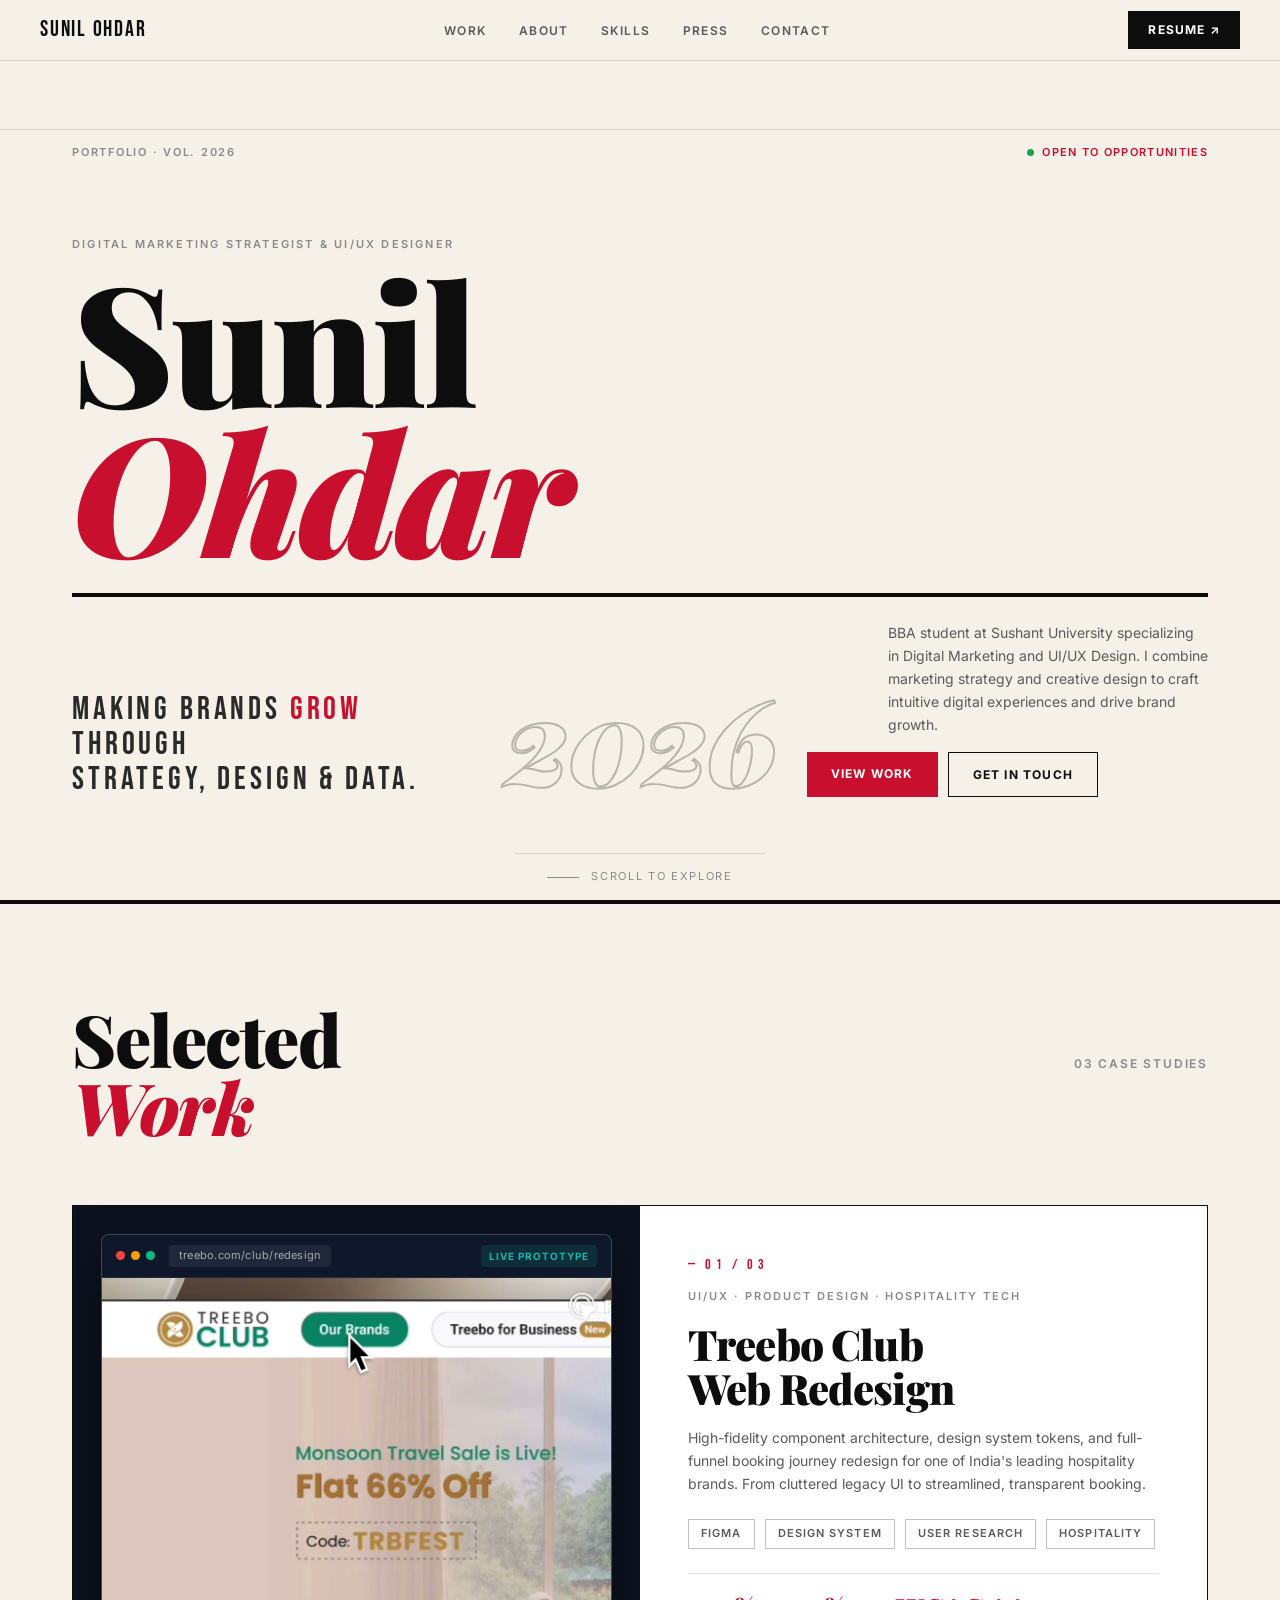
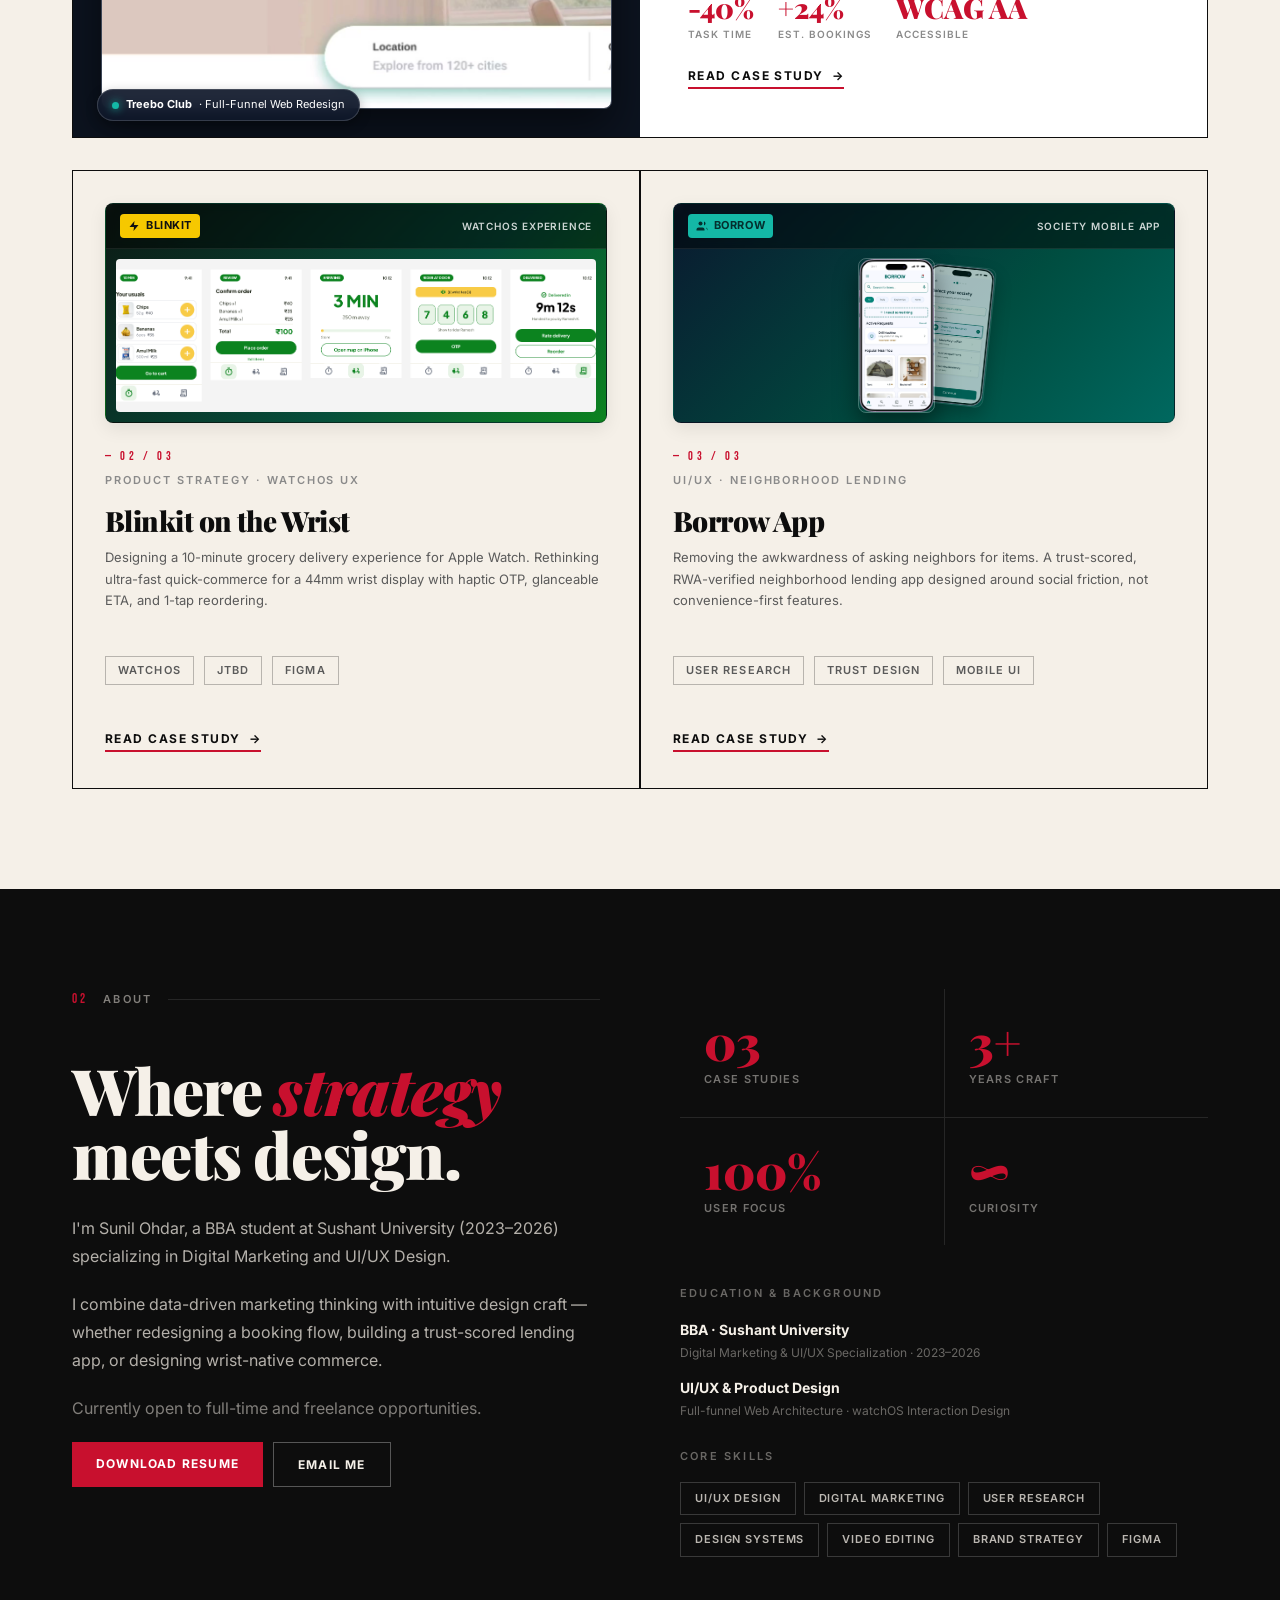
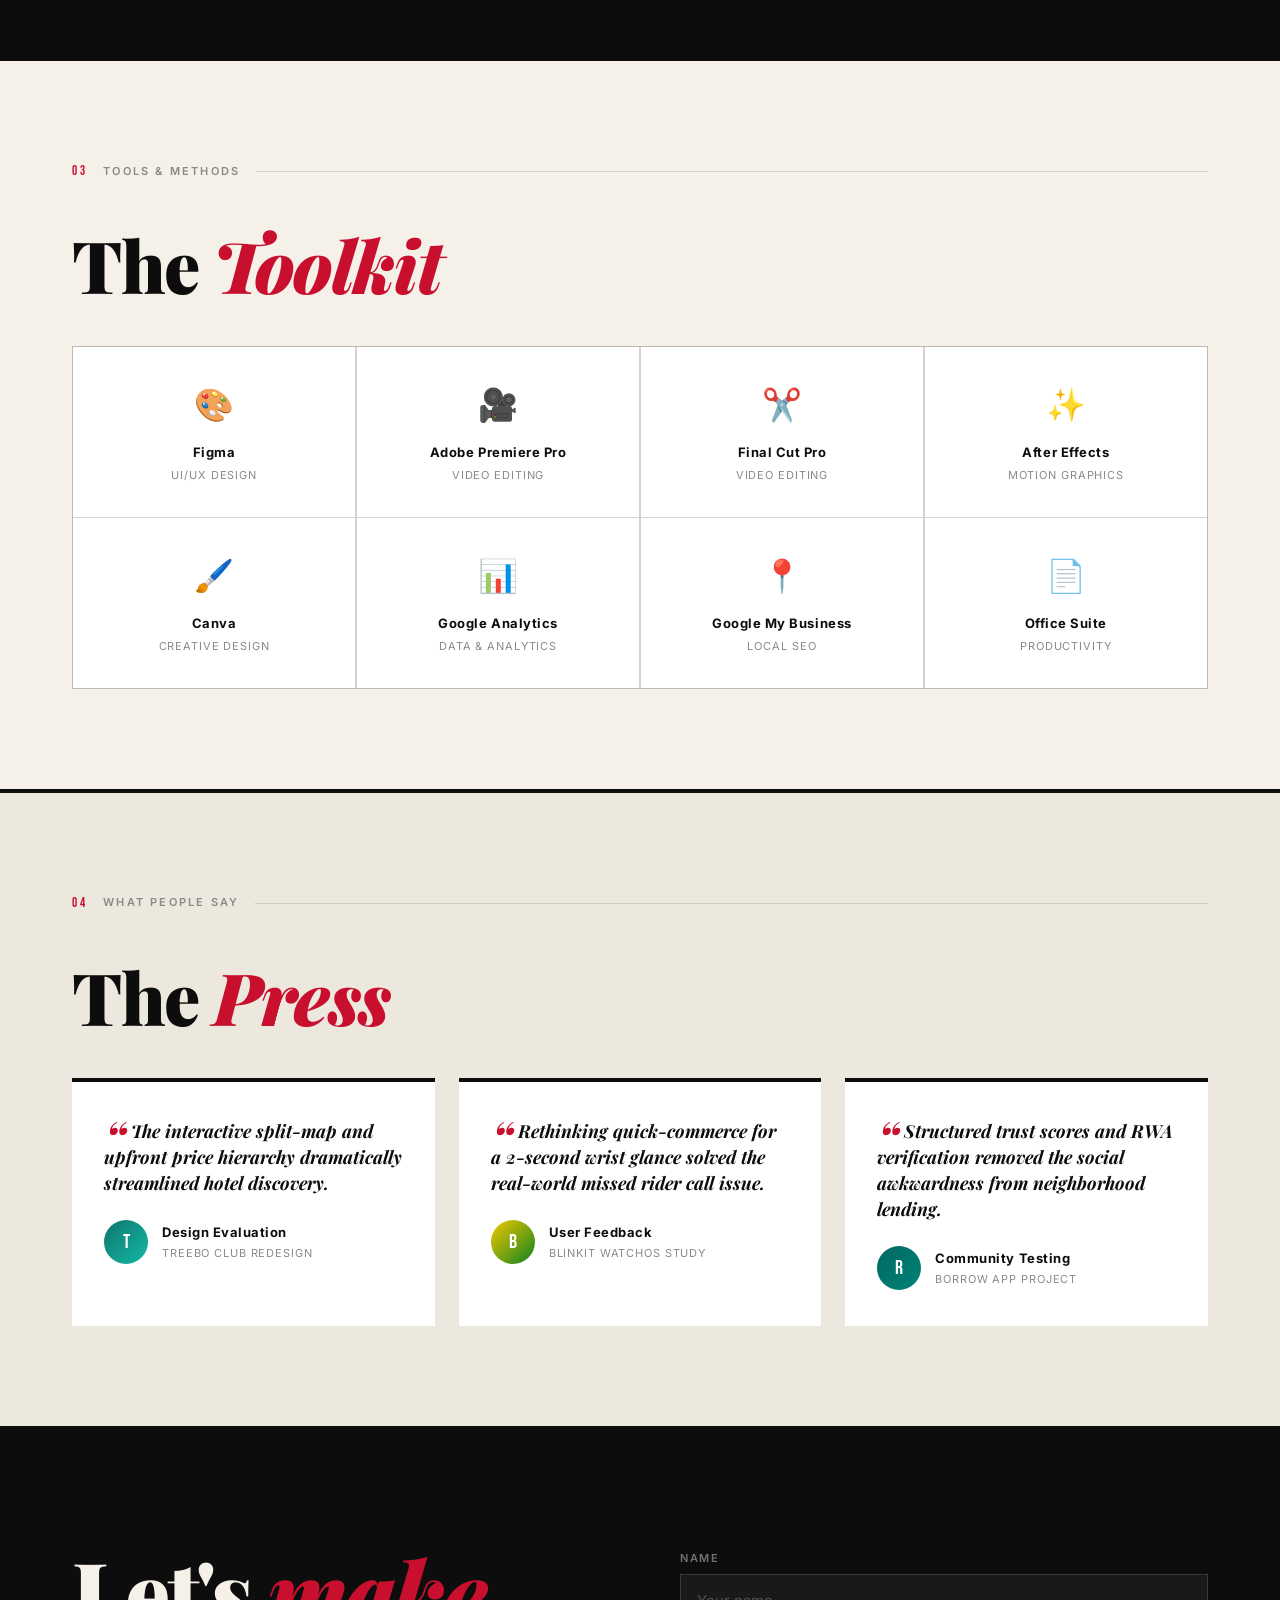
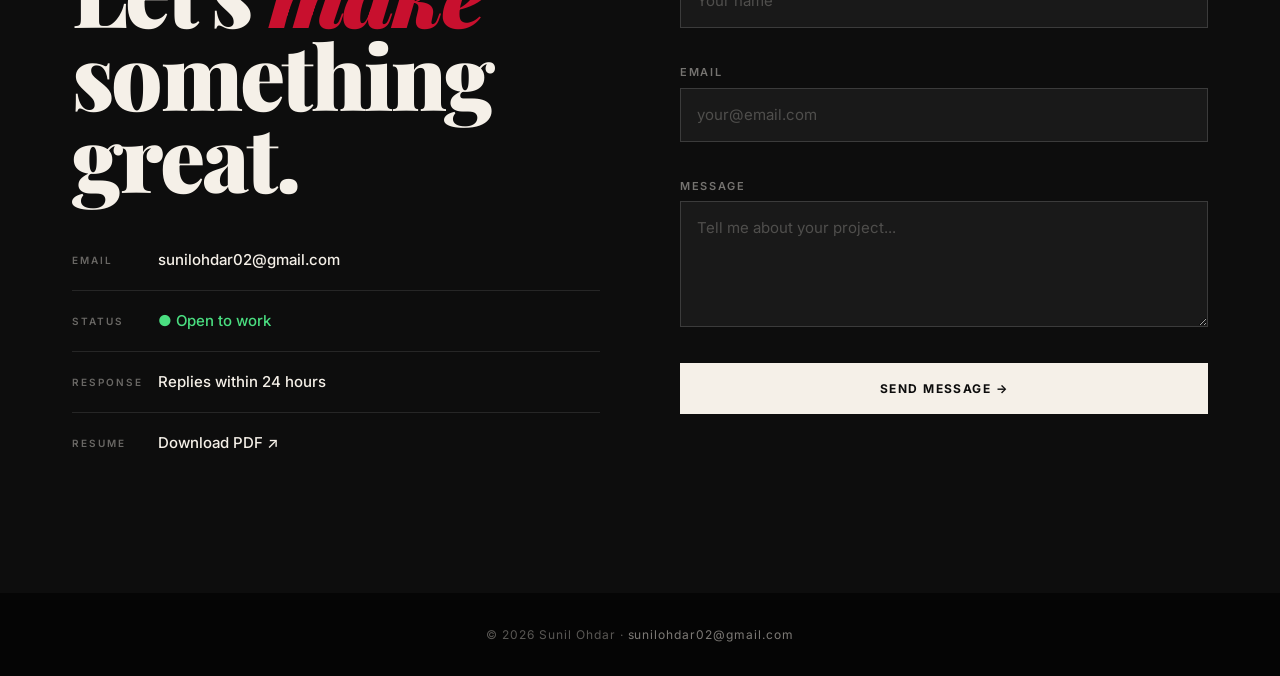
<file: index-editorial.html>
<!DOCTYPE html>
<html lang="en">
<head>
  <meta charset="utf-8">
  <meta name="viewport" content="width=device-width, initial-scale=1, viewport-fit=cover">
  <title>Sunil Ohdar · Digital Marketing Strategist</title>
  <meta name="description" content="Sunil Ohdar — BBA student specializing in Digital Marketing & UI/UX Design. View case studies, skills, and work.">
  <link rel="preconnect" href="https://fonts.googleapis.com">
  <link rel="preconnect" href="https://fonts.gstatic.com" crossorigin>
  <link href="https://fonts.googleapis.com/css2?family=Playfair+Display:ital,wght@0,700;0,800;0,900;1,700;1,800&family=Inter:wght@300;400;500;600;700&family=Bebas+Neue&family=Montserrat:wght@600;700;800&display=swap" rel="stylesheet">
  <style>
    :root {
      --cream:#f5f0e8;--cream-dark:#ede8de;--ink:#0d0d0d;--ink-mid:#2a2a2a;--ink-soft:#5a5a5a;--ink-muted:#8a8a8a;
      --red:#c8102e;--red-dark:#a00d24;--white:#ffffff;--border:rgba(0,0,0,0.12);--border-heavy:rgba(0,0,0,0.25);
      --font-display:'Playfair Display',Georgia,serif;--font-sans:'Inter',-apple-system,sans-serif;
      --font-title:'Bebas Neue',Impact,sans-serif;--font-mono:'Montserrat',sans-serif;
    }
    *,*::before,*::after{box-sizing:border-box;margin:0;padding:0}
    html{scroll-behavior:smooth}
    body{background:var(--cream);color:var(--ink);font-family:var(--font-sans);line-height:1.6;overflow-x:hidden}
    .wrap{max-width:1200px;margin:0 auto;padding:0 32px}
    a{color:inherit;text-decoration:none}
    button{font:inherit;color:inherit;cursor:pointer;background:none;border:none}

    /* NAV */
    nav{position:fixed;top:0;left:0;right:0;z-index:100;background:var(--cream);border-bottom:1px solid var(--border);padding:0 32px}
    .nav-inner{max-width:1200px;margin:0 auto;display:flex;align-items:center;justify-content:space-between;height:60px}
    .nav-logo{font-family:var(--font-title);font-size:22px;letter-spacing:.08em;color:var(--ink)}
    .nav-links{display:flex;gap:32px;list-style:none}
    .nav-links a{font-size:12px;font-weight:600;letter-spacing:.12em;text-transform:uppercase;color:var(--ink-soft);transition:color .2s}
    .nav-links a:hover{color:var(--red)}
    .nav-cta{font-size:12px;font-weight:700;letter-spacing:.1em;text-transform:uppercase;color:var(--white);background:var(--ink);padding:9px 20px;transition:background .2s}
    .nav-cta:hover{background:var(--red)}

    /* HERO */
    #hero{padding-top:60px;min-height:100vh;display:flex;flex-direction:column;justify-content:flex-end;position:relative;overflow:hidden}
    .hero-rule-top{border:none;border-top:1px solid var(--border)}
    .hero-eyebrow{display:flex;align-items:center;justify-content:space-between;padding:14px 32px;max-width:1200px;margin:0 auto;width:100%}
    .hero-eyebrow-left{font-size:11px;font-weight:600;letter-spacing:.16em;text-transform:uppercase;color:var(--ink-muted)}
    .hero-eyebrow-right{display:flex;align-items:center;gap:8px;font-size:11px;font-weight:600;letter-spacing:.12em;text-transform:uppercase;color:var(--red)}
    .live-dot{width:7px;height:7px;background:#16a34a;border-radius:50%;animation:pulse-dot 2s infinite}
    @keyframes pulse-dot{0%,100%{opacity:1;transform:scale(1)}50%{opacity:.6;transform:scale(.85)}}
    .hero-main{padding:60px 32px 0;max-width:1200px;margin:0 auto;width:100%}
    .hero-vol{font-size:11px;font-weight:600;letter-spacing:.2em;text-transform:uppercase;color:var(--ink-muted);margin-bottom:12px}
    .hero-name{font-family:var(--font-display);font-size:clamp(72px,13vw,180px);line-height:.9;font-weight:900;letter-spacing:-.02em;margin-bottom:0}
    .hero-name .red-italic{color:var(--red);font-style:italic}
    .hero-rule-mid{border:none;border-top:4px solid var(--ink);margin:28px 0 24px}
    .hero-bottom-grid{display:grid;grid-template-columns:1fr auto 1fr;gap:32px;align-items:end;padding-bottom:56px}
    .hero-role{font-family:var(--font-title);font-size:clamp(18px,3vw,32px);letter-spacing:.12em;color:var(--ink-mid);line-height:1.1}
    .hero-role .red-accent{color:var(--red)}
    .hero-issue-num{font-family:var(--font-display);font-size:clamp(60px,10vw,120px);font-weight:900;font-style:italic;line-height:1;text-align:center;-webkit-text-stroke:2px var(--border-heavy);color:transparent;letter-spacing:-.03em}
    .hero-bio{font-size:14px;line-height:1.65;color:var(--ink-soft);max-width:320px;margin-left:auto}
    .hero-actions{display:flex;flex-wrap:wrap;gap:10px;margin-top:16px}
    .btn-primary{font-size:12px;font-weight:700;letter-spacing:.1em;text-transform:uppercase;color:var(--white);background:var(--red);padding:12px 24px;display:inline-block;transition:background .2s,transform .15s}
    .btn-primary:hover{background:var(--red-dark);transform:translateY(-1px)}
    .btn-outline{font-size:12px;font-weight:700;letter-spacing:.1em;text-transform:uppercase;color:var(--ink);border:1.5px solid var(--ink);padding:12px 24px;display:inline-block;transition:background .2s,color .2s}
    .btn-outline:hover{background:var(--ink);color:var(--cream)}
    .hero-scroll-hint{font-size:11px;letter-spacing:.15em;text-transform:uppercase;color:var(--ink-muted);padding:14px 32px;display:flex;align-items:center;gap:12px;border-top:1px solid var(--border);max-width:1200px;margin:0 auto}
    .scroll-line{width:32px;height:1px;background:var(--ink-muted);display:inline-block}

    /* SECTION LABELS */
    .section-label{display:flex;align-items:center;gap:16px;margin-bottom:48px}
    .section-label-num{font-family:var(--font-title);font-size:13px;letter-spacing:.2em;color:var(--red)}
    .section-label-title{font-size:11px;font-weight:600;letter-spacing:.2em;text-transform:uppercase;color:var(--ink-muted)}
    .section-label-line{flex:1;height:1px;background:var(--border)}

    /* WORK */
    #work{padding:100px 0;border-top:4px solid var(--ink)}
    .work-header{display:flex;align-items:baseline;justify-content:space-between;margin-bottom:64px;flex-wrap:wrap;gap:16px}
    .work-title{font-family:var(--font-display);font-size:clamp(40px,6vw,72px);font-weight:900;line-height:.95;letter-spacing:-.02em}
    .work-title em{color:var(--red);font-style:italic}
    .work-count{font-size:12px;font-weight:600;letter-spacing:.15em;text-transform:uppercase;color:var(--ink-muted)}

    /* Featured card */
    .case-featured{display:grid;grid-template-columns:1fr 1fr;gap:0;border:1.5px solid var(--ink);margin-bottom:32px;cursor:pointer;transition:box-shadow .25s;background:var(--white)}
    .case-featured:hover{box-shadow:8px 8px 0 var(--ink)}
    .case-featured-visual{display:flex;align-items:center;justify-content:center;min-height:380px;position:relative;overflow:hidden;background:#0c131f;padding:28px}
    .case-visual-browser{width:100%;height:100%;max-width:540px;background:#1e293b;border-radius:8px;overflow:hidden;box-shadow:0 18px 40px rgba(0,0,0,.5);border:1px solid rgba(255,255,255,.14);display:flex;flex-direction:column}
    .browser-bar{display:flex;align-items:center;gap:6px;padding:10px 14px;background:#0f172a;border-bottom:1px solid rgba(255,255,255,.08)}
    .browser-dot{width:9px;height:9px;border-radius:50%;display:inline-block}
    .browser-dot.red{background:#ef4444}
    .browser-dot.yellow{background:#f59e0b}
    .browser-dot.green{background:#10b981}
    .browser-url{font-family:var(--font-body);font-size:11px;color:rgba(255,255,255,.6);margin-left:8px;background:rgba(255,255,255,.07);padding:2px 10px;border-radius:4px;letter-spacing:.02em}
    .case-type-pill{margin-left:auto;font-size:10px;font-weight:700;letter-spacing:.1em;text-transform:uppercase;color:#14b8a6;background:rgba(20,184,166,.14);padding:3px 8px;border-radius:4px}
    .browser-content{overflow:hidden;position:relative;flex:1;min-height:260px;background:#0b0f19}
    .case-screen-img{width:100%;height:100%;object-fit:cover;object-position:top center;display:block;transition:transform .4s ease}
    .case-featured:hover .case-screen-img{transform:scale(1.04)}
    .visual-floating-badge{position:absolute;bottom:16px;left:24px;background:rgba(15,23,42,.92);backdrop-filter:blur(8px);color:#fff;font-size:11px;padding:6px 14px;border-radius:20px;border:1px solid rgba(255,255,255,.16);display:flex;align-items:center;gap:7px;z-index:2;box-shadow:0 4px 12px rgba(0,0,0,.3)}
    .badge-dot{width:7px;height:7px;border-radius:50%;background:#14b8a6;box-shadow:0 0 8px #14b8a6}
    .case-featured-body{padding:48px;display:flex;flex-direction:column;justify-content:space-between;background:var(--white)}
    .case-num{font-family:var(--font-title);font-size:14px;letter-spacing:.3em;color:var(--red);margin-bottom:12px}
    .case-category{font-size:11px;font-weight:600;letter-spacing:.18em;text-transform:uppercase;color:var(--ink-muted);margin-bottom:16px}
    .case-title{font-family:var(--font-display);font-size:clamp(26px,3.5vw,42px);font-weight:900;line-height:1.05;letter-spacing:-.02em;color:var(--ink);margin-bottom:16px}
    .case-desc{font-size:14px;color:var(--ink-soft);line-height:1.65;margin-bottom:24px;flex:1}
    .case-meta{display:flex;flex-wrap:wrap;gap:10px;margin-bottom:24px}
    .case-tag{font-size:11px;font-weight:600;letter-spacing:.1em;text-transform:uppercase;padding:5px 12px;border:1px solid var(--border-heavy);color:var(--ink-soft)}
    .case-metrics{display:flex;gap:24px;padding-top:20px;border-top:1px solid var(--border)}
    .case-metric-val{font-family:var(--font-display);font-size:28px;font-weight:900;color:var(--red);display:block;line-height:1}
    .case-metric-lbl{font-size:10px;font-weight:600;letter-spacing:.1em;text-transform:uppercase;color:var(--ink-muted);display:block;margin-top:4px}
    .case-read-btn{display:inline-flex;align-items:center;gap:8px;font-size:12px;font-weight:700;letter-spacing:.12em;text-transform:uppercase;color:var(--ink);border-bottom:2px solid var(--red);padding-bottom:2px;transition:color .2s}
    .case-read-btn:hover{color:var(--red)}
    .case-read-btn .arrow{transition:transform .2s}
    .case-read-btn:hover .arrow{transform:translateX(4px)}

    /* Grid cards */
    .cases-grid{display:grid;grid-template-columns:1fr 1fr;gap:1.5px;background:var(--ink);border:1.5px solid var(--ink);margin-bottom:0}
    .case-card{background:var(--cream);padding:32px 32px 36px;cursor:pointer;transition:background .2s;display:flex;flex-direction:column}
    .case-card:hover{background:var(--white)}
    .case-card-thumb{width:100%;height:220px;border-radius:8px;overflow:hidden;margin-bottom:24px;position:relative;display:flex;flex-direction:column;border:1.5px solid var(--border-heavy);box-shadow:0 6px 18px rgba(0,0,0,.08)}
    .case-card-thumb.blinkit-thumb{background:linear-gradient(135deg,#0c1a14 0%,#064e3b 60%,#0c831f 100%)}
    .case-card-thumb.borrow-thumb{background:linear-gradient(135deg,#0a192f 0%,#004d40 60%,#00685f 100%)}
    .thumb-header{display:flex;justify-content:space-between;align-items:center;padding:10px 14px;background:rgba(0,0,0,.45);backdrop-filter:blur(4px);z-index:2;border-bottom:1px solid rgba(255,255,255,.08)}
    .brand-chip{font-size:11px;font-weight:700;letter-spacing:.05em;text-transform:uppercase;padding:3px 8px;border-radius:4px;display:inline-flex;align-items:center;gap:6px}
    .yellow-chip{background:#f6c800;color:#111}
    .teal-chip{background:#14b8a6;color:#042f2e}
    .thumb-label{font-size:10px;color:rgba(255,255,255,.8);letter-spacing:.08em;text-transform:uppercase;font-weight:600}
    .thumb-screen-wrap{flex:1;display:flex;align-items:center;justify-content:center;overflow:hidden;position:relative;padding:10px}
    .thumb-screen-img{width:100%;height:100%;object-fit:cover;object-position:center;border-radius:4px;transition:transform .4s ease}
    .case-card:hover .thumb-screen-img{transform:scale(1.05)}
    .borrow-screen-pair{display:flex;justify-content:center;align-items:center;gap:12px;height:100%;padding:6px 0}
    .borrow-mobile-img{width:auto;height:155px;border-radius:8px;box-shadow:0 12px 24px rgba(0,0,0,.45);border:1.5px solid rgba(255,255,255,.25);z-index:2;transition:transform .4s ease}
    .borrow-mobile-img-back{width:auto;height:140px;border-radius:8px;opacity:.65;transform:rotate(6deg);margin-left:-26px;box-shadow:0 8px 18px rgba(0,0,0,.35);border:1px solid rgba(255,255,255,.15);transition:transform .4s ease}
    .case-card:hover .borrow-mobile-img{transform:translateY(-3px) scale(1.03)}
    .case-card:hover .borrow-mobile-img-back{transform:rotate(9deg) translateY(-2px)}
    .case-card .case-num{font-size:12px;margin-bottom:6px}
    .case-card .case-title{font-size:clamp(20px,2.5vw,28px);margin-bottom:12px}
    .case-card .case-desc{font-size:13px;flex:1}

    /* ABOUT */
    #about{padding:100px 0;background:var(--ink);color:var(--cream)}
    .about-grid{display:grid;grid-template-columns:1fr 1fr;gap:80px;align-items:start}
    .about-left .section-label-title{color:rgba(245,240,232,.5)}
    .about-left .section-label-num{color:var(--red)}
    .about-left .section-label-line{background:rgba(255,255,255,.1)}
    .about-headline{font-family:var(--font-display);font-size:clamp(36px,5vw,64px);font-weight:900;line-height:1;letter-spacing:-.02em;margin-bottom:28px}
    .about-headline em{color:var(--red);font-style:italic}
    .about-body{font-size:16px;line-height:1.75;color:rgba(245,240,232,.72);margin-bottom:20px}
    .about-stats{display:grid;grid-template-columns:1fr 1fr;gap:1px;background:rgba(255,255,255,.1);margin-bottom:40px}
    .about-stat{background:var(--ink);padding:28px 24px}
    .about-stat-val{font-family:var(--font-display);font-size:48px;font-weight:900;color:var(--red);line-height:1;display:block}
    .about-stat-lbl{font-size:11px;font-weight:600;letter-spacing:.12em;text-transform:uppercase;color:rgba(245,240,232,.45);margin-top:6px;display:block}
    .skills-section-title{font-size:11px;font-weight:600;letter-spacing:.2em;text-transform:uppercase;color:rgba(245,240,232,.4);margin-bottom:16px}
    .skills-list{display:flex;flex-wrap:wrap;gap:8px}
    .skill-chip{font-size:11px;font-weight:600;letter-spacing:.08em;text-transform:uppercase;padding:7px 14px;border:1px solid rgba(255,255,255,.18);color:rgba(245,240,232,.75);transition:border-color .2s,color .2s}
    .skill-chip:hover{border-color:var(--red);color:var(--cream)}

    /* SKILLS */
    #skills{padding:100px 0;border-top:4px solid var(--ink)}
    .tools-grid{display:grid;grid-template-columns:repeat(4,1fr);gap:1.5px;background:var(--border);border:1.5px solid var(--border)}
    .tool-card{background:var(--white);padding:32px 28px;text-align:center}
    .tool-icon{font-size:32px;margin-bottom:12px}
    .tool-name{font-size:13px;font-weight:700;color:var(--ink);margin-bottom:4px;letter-spacing:.04em}
    .tool-type{font-size:11px;color:var(--ink-muted);letter-spacing:.08em;text-transform:uppercase}

    /* TESTIMONIALS */
    #testimonials{padding:100px 0;background:var(--cream-dark);border-top:4px solid var(--ink)}
    .testimonials-grid{display:grid;grid-template-columns:repeat(3,1fr);gap:24px}
    .testimonial-card{background:var(--white);padding:36px 32px;border-top:4px solid var(--ink)}
    .testimonial-quote{font-family:var(--font-display);font-size:18px;font-style:italic;font-weight:700;line-height:1.45;color:var(--ink);margin-bottom:24px}
    .testimonial-quote::before{content:'\201C';color:var(--red);font-size:48px;line-height:0;vertical-align:-.4em;margin-right:4px}
    .testimonial-author{display:flex;align-items:center;gap:14px}
    .testimonial-avatar{width:44px;height:44px;border-radius:50%;display:flex;align-items:center;justify-content:center;font-family:var(--font-title);font-size:20px;color:var(--white);flex-shrink:0}
    .testimonial-name{font-size:13px;font-weight:700;color:var(--ink);letter-spacing:.04em}
    .testimonial-role{font-size:11px;color:var(--ink-muted);letter-spacing:.08em;text-transform:uppercase;margin-top:2px}

    /* CONTACT */
    #contact{padding:120px 0;border-top:4px solid var(--ink);background:var(--ink);color:var(--cream)}
    .contact-inner{display:grid;grid-template-columns:1fr 1fr;gap:80px;align-items:start}
    .contact-headline{font-family:var(--font-display);font-size:clamp(44px,7vw,96px);font-weight:900;line-height:.92;letter-spacing:-.03em;margin-bottom:32px}
    .contact-headline em{color:var(--red);font-style:italic}
    .contact-item{display:flex;align-items:center;gap:16px;padding:18px 0;border-bottom:1px solid rgba(255,255,255,.1)}
    .contact-item-label{font-size:10px;font-weight:600;letter-spacing:.2em;text-transform:uppercase;color:rgba(245,240,232,.4);width:70px;flex-shrink:0}
    .contact-item-value{font-size:15px;color:var(--cream);font-weight:500}
    .contact-item-value a{color:var(--cream);transition:color .2s}
    .contact-item-value a:hover{color:var(--red)}
    .contact-form{display:flex;flex-direction:column;gap:18px}
    .form-field{display:flex;flex-direction:column;gap:6px}
    .form-field label{font-size:11px;font-weight:600;letter-spacing:.15em;text-transform:uppercase;color:rgba(245,240,232,.45)}
    .form-field input,.form-field textarea{font:inherit;font-size:15px;color:var(--cream);background:rgba(255,255,255,.05);border:1px solid rgba(255,255,255,.15);padding:14px 16px;width:100%;transition:border-color .2s;border-radius:0;outline:none}
    .form-field input:focus,.form-field textarea:focus{border-color:var(--red)}
    .form-field input::placeholder,.form-field textarea::placeholder{color:rgba(245,240,232,.25)}
    .form-field textarea{resize:vertical;min-height:100px}
    .form-submit{font-size:12px;font-weight:700;letter-spacing:.12em;text-transform:uppercase;color:var(--ink);background:var(--cream);padding:16px 32px;width:100%;cursor:pointer;border:none;transition:background .2s,color .2s}
    .form-submit:hover{background:var(--red);color:var(--white)}
    .form-error{font-size:12px;color:#ff6b6b;min-height:1em}

    /* FOOTER */
    footer{background:#050505;color:rgba(245,240,232,.35);padding:32px;text-align:center;font-size:12px;letter-spacing:.08em}
    footer a{color:rgba(245,240,232,.5);transition:color .2s}
    footer a:hover{color:var(--red)}

    /* MODAL */
    dialog{border:none;padding:0;background:transparent;max-width:none;max-height:none}
    dialog::backdrop{background:rgba(0,0,0,.8)}
    .modal-box{width:min(920px,96vw);margin:4vh auto;background:var(--cream);max-height:92vh;overflow-y:auto;position:relative}
    .modal-header{background:var(--ink);color:var(--cream);padding:40px 48px 36px;position:relative}
    .modal-close{position:absolute;top:20px;right:20px;width:36px;height:36px;border-radius:50%;border:1px solid rgba(255,255,255,.25);color:var(--cream);background:rgba(255,255,255,.1);display:flex;align-items:center;justify-content:center;font-size:18px;cursor:pointer;transition:background .2s}
    .modal-close:hover{background:var(--red)}
    .modal-cat{font-size:11px;font-weight:600;letter-spacing:.2em;text-transform:uppercase;color:rgba(245,240,232,.5);margin-bottom:12px}
    .modal-title{font-family:var(--font-display);font-size:clamp(28px,5vw,52px);font-weight:900;line-height:1;letter-spacing:-.02em;margin-bottom:16px}
    .modal-subtitle{font-size:15px;color:rgba(245,240,232,.65);line-height:1.55}
    .modal-metrics-bar{display:flex;gap:0;border-top:1px solid rgba(255,255,255,.1);margin-top:28px;flex-wrap:wrap}
    .modal-metric{flex:1;padding:18px 20px;border-right:1px solid rgba(255,255,255,.1);min-width:120px}
    .modal-metric:last-child{border-right:none}
    .modal-metric-val{font-family:var(--font-display);font-size:28px;font-weight:900;color:var(--red);display:block;line-height:1}
    .modal-metric-lbl{font-size:10px;font-weight:600;letter-spacing:.12em;text-transform:uppercase;color:rgba(245,240,232,.4);margin-top:4px;display:block}
    .modal-body{padding:40px 48px 48px}
    .modal-actions{display:flex;flex-wrap:wrap;gap:10px;margin-bottom:32px}
    .modal-btn{font-size:11px;font-weight:700;letter-spacing:.1em;text-transform:uppercase;padding:10px 18px;cursor:pointer;transition:all .2s;display:inline-block}
    .modal-btn-primary{background:var(--red);color:var(--white);border:1.5px solid var(--red)}
    .modal-btn-primary:hover{background:var(--red-dark)}
    .modal-btn-outline{background:none;color:var(--ink);border:1.5px solid var(--border-heavy)}
    .modal-btn-outline:hover{background:var(--ink);color:var(--cream)}
    .modal-body h2{font-family:var(--font-display);font-size:26px;font-weight:800;color:var(--ink);margin:36px 0 16px;padding-bottom:8px;border-bottom:2px solid var(--border)}
    .modal-body h3{font-family:var(--font-mono);font-size:17px;font-weight:700;color:var(--ink-mid);margin:28px 0 12px}
    .modal-body p{font-size:15px;color:var(--ink-soft);line-height:1.7;margin-bottom:16px}
    .modal-body ul{margin:0 0 16px 20px}
    .modal-body li{font-size:15px;color:var(--ink-soft);line-height:1.65;margin-bottom:8px}
    .modal-body table{width:100%;border-collapse:collapse;font-size:14px;margin:20px 0}
    .modal-body th{background:var(--ink);color:var(--cream);padding:12px 16px;text-align:left;font-size:11px;letter-spacing:.1em;text-transform:uppercase}
    .modal-body td{padding:11px 16px;border-bottom:1px solid var(--border);vertical-align:top;background:var(--white)}
    .modal-body tr:nth-child(even) td{background:#f9f7f3}
    .modal-body video{width:100%;height:auto;display:block;margin:20px 0}
    .modal-body img{max-width:100%;height:auto;display:block;border-radius:6px;margin:12px 0}
    .screens-wrap{display:grid;grid-template-columns:repeat(auto-fit,minmax(220px,1fr));gap:20px;margin:24px 0}
    .screen-card{background:var(--white);border:1px solid var(--border);border-radius:8px;overflow:hidden}
    .screen-card img{width:100%;height:auto;display:block}
    .screen-card-info{padding:12px 14px}
    .screen-card-info h4{font-size:13px;font-weight:700;color:var(--ink);margin-bottom:4px}
    .screen-card-info p{font-size:12px;color:var(--ink-muted);margin:0;line-height:1.45}

    /* TOAST */
    .toast{position:fixed;left:50%;bottom:32px;transform:translate(-50%,20px);background:var(--ink);color:var(--cream);padding:12px 24px;font-size:13px;font-weight:500;opacity:0;transition:opacity .25s,transform .25s;z-index:999;pointer-events:none}
    .toast.on{opacity:1;transform:translate(-50%,0)}

    /* REVEAL */
    .reveal{opacity:0;transform:translateY(28px);transition:opacity .6s ease,transform .6s ease}
    .reveal.visible{opacity:1;transform:none}
    .reveal-delay-1{transition-delay:.1s}
    .reveal-delay-2{transition-delay:.2s}
    .reveal-delay-3{transition-delay:.3s}

    /* RESPONSIVE */
    @media(max-width:900px){
      .hero-bottom-grid{grid-template-columns:1fr}
      .hero-issue-num{display:none}
      .hero-bio{margin-left:0;max-width:none}
      .case-featured{grid-template-columns:1fr}
      .case-featured-visual{min-height:200px}
      .case-featured-body{padding:32px}
      .cases-grid{grid-template-columns:1fr}
      .about-grid{grid-template-columns:1fr;gap:48px}
      .contact-inner{grid-template-columns:1fr;gap:48px}
      .testimonials-grid{grid-template-columns:1fr}
      .tools-grid{grid-template-columns:repeat(2,1fr)}
      .modal-header{padding:28px 24px}
      .modal-body{padding:28px 24px}
    }
    @media(max-width:560px){
      .wrap{padding:0 20px}
      nav{padding:0 20px}
      .nav-links{display:none}
      .tools-grid{grid-template-columns:repeat(2,1fr)}
      .hero-main{padding:40px 20px 0}
      .hero-eyebrow{padding:14px 20px}
      .hero-scroll-hint{padding:14px 20px}
    }
  </style>
</head>
<body>

  <nav>
    <div class="nav-inner">
      <span class="nav-logo">SUNIL OHDAR</span>
      <ul class="nav-links">
        <li><a href="#work">Work</a></li>
        <li><a href="#about">About</a></li>
        <li><a href="#skills">Skills</a></li>
        <li><a href="#testimonials">Press</a></li>
        <li><a href="#contact">Contact</a></li>
      </ul>
      <a href="resume.pdf" target="_blank" class="nav-cta">Resume &#8599;</a>
    </div>
  </nav>

  <section id="hero">
    <hr class="hero-rule-top">
    <div class="hero-eyebrow">
      <span class="hero-eyebrow-left">Portfolio &middot; Vol. 2026</span>
      <span class="hero-eyebrow-right"><span class="live-dot"></span>Open to opportunities</span>
    </div>
    <div class="hero-main">
      <p class="hero-vol">Digital Marketing Strategist &amp; UI/UX Designer</p>
      <h1 class="hero-name">Sunil<br><span class="red-italic">Ohdar</span></h1>
      <hr class="hero-rule-mid">
      <div class="hero-bottom-grid">
        <div>
          <p class="hero-role">Making brands <span class="red-accent">grow</span> through<br>strategy, design &amp; data.</p>
        </div>
        <div class="hero-issue-num">2026</div>
        <div>
          <p class="hero-bio">BBA student at Sushant University specializing in Digital Marketing and UI/UX Design. I combine marketing strategy and creative design to craft intuitive digital experiences and drive brand growth.</p>
          <div class="hero-actions">
            <a href="#work" class="btn-primary">View Work</a>
            <a href="#contact" class="btn-outline">Get in Touch</a>
          </div>
        </div>
      </div>
    </div>
    <div class="hero-scroll-hint"><span class="scroll-line"></span>Scroll to explore</div>
  </section>

  <section id="work">
    <div class="wrap">
      <div class="work-header reveal">
        <h2 class="work-title">Selected<br><em>Work</em></h2>
        <span class="work-count">03 Case Studies</span>
      </div>

      <!-- TREEBO: FEATURED -->
      <div class="case-featured reveal" id="open-treebo" role="button" tabindex="0" aria-label="Open Treebo case study">
        <div class="case-featured-visual">
          <div class="case-visual-browser">
            <div class="browser-bar">
              <span class="browser-dot red"></span>
              <span class="browser-dot yellow"></span>
              <span class="browser-dot green"></span>
              <span class="browser-url">treebo.com/club/redesign</span>
              <span class="case-type-pill">Live Prototype</span>
            </div>
            <div class="browser-content">
              <img src="assets/treebo_video_poster.jpg" alt="Treebo Club Web Experience Redesign Screen" class="case-screen-img">
            </div>
          </div>
          <div class="visual-floating-badge">
            <span class="badge-dot"></span>
            <strong>Treebo Club</strong> &middot; Full-Funnel Web Redesign
          </div>
        </div>
        <div class="case-featured-body">
          <div>
            <p class="case-num">&#8212; 01 / 03</p>
            <p class="case-category">UI/UX &middot; Product Design &middot; Hospitality Tech</p>
            <h3 class="case-title">Treebo Club<br>Web Redesign</h3>
            <p class="case-desc">High-fidelity component architecture, design system tokens, and full-funnel booking journey redesign for one of India's leading hospitality brands. From cluttered legacy UI to streamlined, transparent booking.</p>
            <div class="case-meta">
              <span class="case-tag">Figma</span>
              <span class="case-tag">Design System</span>
              <span class="case-tag">User Research</span>
              <span class="case-tag">Hospitality</span>
            </div>
          </div>
          <div>
            <div class="case-metrics">
              <div><span class="case-metric-val">-40%</span><span class="case-metric-lbl">Task Time</span></div>
              <div><span class="case-metric-val">+24%</span><span class="case-metric-lbl">Est. Bookings</span></div>
              <div><span class="case-metric-val">WCAG AA</span><span class="case-metric-lbl">Accessible</span></div>
            </div>
            <div style="margin-top:20px"><span class="case-read-btn">Read Case Study <span class="arrow">&#8594;</span></span></div>
          </div>
        </div>
      </div>

      <!-- BLINKIT + BORROW APP: 2-col grid -->
      <div class="cases-grid">
        <!-- Blinkit -->
        <div class="case-card reveal reveal-delay-1" id="open-blinkit" role="button" tabindex="0" aria-label="Open Blinkit case study">
          <div class="case-card-thumb blinkit-thumb">
            <div class="thumb-header">
              <span class="brand-chip yellow-chip">
                <svg width="12" height="12" viewBox="0 0 24 24" fill="currentColor"><path d="M13 2L3 14h9l-1 8 10-12h-9l1-8z"/></svg>
                Blinkit
              </span>
              <span class="thumb-label">watchOS Experience</span>
            </div>
            <div class="thumb-screen-wrap">
              <img src="assets/blinkit/hero_screens_banner.png" alt="Blinkit on the Wrist Apple Watch Screens" class="thumb-screen-img">
            </div>
          </div>
          <p class="case-num">&#8212; 02 / 03</p>
          <p class="case-category">Product Strategy &middot; WatchOS UX</p>
          <h3 class="case-title">Blinkit on the Wrist</h3>
          <p class="case-desc">Designing a 10-minute grocery delivery experience for Apple Watch. Rethinking ultra-fast quick-commerce for a 44mm wrist display with haptic OTP, glanceable ETA, and 1-tap reordering.</p>
          <div class="case-meta" style="margin-top:auto;padding-top:20px">
            <span class="case-tag">WatchOS</span>
            <span class="case-tag">JTBD</span>
            <span class="case-tag">Figma</span>
          </div>
          <div style="margin-top:16px"><span class="case-read-btn">Read Case Study <span class="arrow">&#8594;</span></span></div>
        </div>

        <!-- Borrow App -->
        <div class="case-card reveal reveal-delay-2" id="open-borrow" role="button" tabindex="0" aria-label="Open Borrow App case study">
          <div class="case-card-thumb borrow-thumb">
            <div class="thumb-header">
              <span class="brand-chip teal-chip">
                <svg width="12" height="12" viewBox="0 0 24 24" fill="currentColor"><path d="M17 21v-2a4 4 0 0 0-4-4H5a4 4 0 0 0-4 4v2"/><circle cx="9" cy="7" r="4"/><path d="M23 21v-2a4 4 0 0 0-3-3.87"/><path d="M16 3.13a4 4 0 0 1 0 7.75"/></svg>
                Borrow
              </span>
              <span class="thumb-label">Society Mobile App</span>
            </div>
            <div class="thumb-screen-wrap">
              <div class="borrow-screen-pair">
                <img src="assets/borrow/borrow-screen-2-home.png" alt="Borrow App Mobile UI Browse Feed" class="borrow-mobile-img">
                <img src="assets/borrow/borrow-screen-1-onboarding.png" alt="Borrow App Onboarding Screen" class="borrow-mobile-img-back">
              </div>
            </div>
          </div>
          <p class="case-num">&#8212; 03 / 03</p>
          <p class="case-category">UI/UX &middot; Neighborhood Lending</p>
          <h3 class="case-title">Borrow App</h3>
          <p class="case-desc">Removing the awkwardness of asking neighbors for items. A trust-scored, RWA-verified neighborhood lending app designed around social friction, not convenience-first features.</p>
          <div class="case-meta" style="margin-top:auto;padding-top:20px">
            <span class="case-tag">User Research</span>
            <span class="case-tag">Trust Design</span>
            <span class="case-tag">Mobile UI</span>
          </div>
          <div style="margin-top:16px"><span class="case-read-btn">Read Case Study <span class="arrow">&#8594;</span></span></div>
        </div>
      </div>
    </div>
  </section>

  <section id="about">
    <div class="wrap">
      <div class="about-grid">
        <div class="about-left">
          <div class="section-label reveal">
            <span class="section-label-num">02</span>
            <span class="section-label-title">About</span>
            <span class="section-label-line"></span>
          </div>
          <h2 class="about-headline reveal">Where <em>strategy</em> meets design.</h2>
          <p class="about-body reveal">I'm Sunil Ohdar, a BBA student at Sushant University (2023&ndash;2026) specializing in Digital Marketing and UI/UX Design.</p>
          <p class="about-body reveal">I combine data-driven marketing thinking with intuitive design craft &mdash; whether redesigning a booking flow, building a trust-scored lending app, or designing wrist-native commerce.</p>
          <p class="about-body reveal" style="color:rgba(245,240,232,.5)">Currently open to full-time and freelance opportunities.</p>
          <div class="hero-actions reveal" style="margin-top:0">
            <a href="resume.pdf" target="_blank" class="btn-primary">Download Resume</a>
            <a href="mailto:sunilohdar02@gmail.com" class="btn-outline" style="border-color:rgba(255,255,255,.3);color:var(--cream)">Email Me</a>
          </div>
        </div>
        <div class="about-right">
          <div class="about-stats reveal">
            <div class="about-stat"><span class="about-stat-val">03</span><span class="about-stat-lbl">Case Studies</span></div>
            <div class="about-stat"><span class="about-stat-val">3+</span><span class="about-stat-lbl">Years Craft</span></div>
            <div class="about-stat"><span class="about-stat-val">100%</span><span class="about-stat-lbl">User Focus</span></div>
            <div class="about-stat"><span class="about-stat-val">&infin;</span><span class="about-stat-lbl">Curiosity</span></div>
          </div>
          <p class="skills-section-title reveal">Education &amp; Background</p>
          <div class="skills-list reveal" style="margin-bottom:28px;flex-direction:column;gap:14px">
            <div><div style="font-size:14px;font-weight:700;color:var(--cream)">BBA &middot; Sushant University</div><div style="font-size:12px;color:rgba(245,240,232,.4);margin-top:2px">Digital Marketing &amp; UI/UX Specialization &middot; 2023&ndash;2026</div></div>
            <div><div style="font-size:14px;font-weight:700;color:var(--cream)">UI/UX &amp; Product Design</div><div style="font-size:12px;color:rgba(245,240,232,.4);margin-top:2px">Full-funnel Web Architecture &middot; watchOS Interaction Design</div></div>
          </div>
          <p class="skills-section-title reveal">Core Skills</p>
          <div class="skills-list reveal">
            <span class="skill-chip">UI/UX Design</span>
            <span class="skill-chip">Digital Marketing</span>
            <span class="skill-chip">User Research</span>
            <span class="skill-chip">Design Systems</span>
            <span class="skill-chip">Video Editing</span>
            <span class="skill-chip">Brand Strategy</span>
            <span class="skill-chip">Figma</span>
          </div>
        </div>
      </div>
    </div>
  </section>

  <section id="skills">
    <div class="wrap">
      <div class="section-label reveal">
        <span class="section-label-num">03</span>
        <span class="section-label-title">Tools &amp; Methods</span>
        <span class="section-label-line"></span>
      </div>
      <h2 class="work-title reveal" style="margin-bottom:48px">The <em>Toolkit</em></h2>
      <div class="tools-grid reveal">
        <div class="tool-card"><div class="tool-icon">&#127912;</div><div class="tool-name">Figma</div><div class="tool-type">UI/UX Design</div></div>
        <div class="tool-card"><div class="tool-icon">&#127909;</div><div class="tool-name">Adobe Premiere Pro</div><div class="tool-type">Video Editing</div></div>
        <div class="tool-card"><div class="tool-icon">&#9986;&#65039;</div><div class="tool-name">Final Cut Pro</div><div class="tool-type">Video Editing</div></div>
        <div class="tool-card"><div class="tool-icon">&#10024;</div><div class="tool-name">After Effects</div><div class="tool-type">Motion Graphics</div></div>
        <div class="tool-card"><div class="tool-icon">&#128396;&#65039;</div><div class="tool-name">Canva</div><div class="tool-type">Creative Design</div></div>
        <div class="tool-card"><div class="tool-icon">&#128202;</div><div class="tool-name">Google Analytics</div><div class="tool-type">Data &amp; Analytics</div></div>
        <div class="tool-card"><div class="tool-icon">&#128205;</div><div class="tool-name">Google My Business</div><div class="tool-type">Local SEO</div></div>
        <div class="tool-card"><div class="tool-icon">&#128196;</div><div class="tool-name">Office Suite</div><div class="tool-type">Productivity</div></div>
      </div>
    </div>
  </section>

  <section id="testimonials">
    <div class="wrap">
      <div class="section-label reveal">
        <span class="section-label-num">04</span>
        <span class="section-label-title">What People Say</span>
        <span class="section-label-line"></span>
      </div>
      <h2 class="work-title reveal" style="margin-bottom:48px">The <em>Press</em></h2>
      <div class="testimonials-grid">
        <div class="testimonial-card reveal">
          <p class="testimonial-quote">The interactive split-map and upfront price hierarchy dramatically streamlined hotel discovery.</p>
          <div class="testimonial-author">
            <div class="testimonial-avatar" style="background:linear-gradient(135deg,#0f766e,#14b8a6)">T</div>
            <div><div class="testimonial-name">Design Evaluation</div><div class="testimonial-role">Treebo Club Redesign</div></div>
          </div>
        </div>
        <div class="testimonial-card reveal reveal-delay-1">
          <p class="testimonial-quote">Rethinking quick-commerce for a 2-second wrist glance solved the real-world missed rider call issue.</p>
          <div class="testimonial-author">
            <div class="testimonial-avatar" style="background:linear-gradient(135deg,#f6c800,#0c831f)">B</div>
            <div><div class="testimonial-name">User Feedback</div><div class="testimonial-role">Blinkit watchOS Study</div></div>
          </div>
        </div>
        <div class="testimonial-card reveal reveal-delay-2">
          <p class="testimonial-quote">Structured trust scores and RWA verification removed the social awkwardness from neighborhood lending.</p>
          <div class="testimonial-author">
            <div class="testimonial-avatar" style="background:linear-gradient(135deg,#00685f,#008378)">R</div>
            <div><div class="testimonial-name">Community Testing</div><div class="testimonial-role">Borrow App Project</div></div>
          </div>
        </div>
      </div>
    </div>
  </section>

  <section id="contact">
    <div class="wrap">
      <div class="contact-inner">
        <div>
          <h2 class="contact-headline reveal">Let's <em>make</em> something great.</h2>
          <div class="reveal">
            <div class="contact-item"><span class="contact-item-label">Email</span><span class="contact-item-value"><a href="mailto:sunilohdar02@gmail.com">sunilohdar02@gmail.com</a></span></div>
            <div class="contact-item"><span class="contact-item-label">Status</span><span class="contact-item-value" style="color:#4ade80">&#9679; Open to work</span></div>
            <div class="contact-item"><span class="contact-item-label">Response</span><span class="contact-item-value">Replies within 24 hours</span></div>
            <div class="contact-item" style="border-bottom:none"><span class="contact-item-label">Resume</span><span class="contact-item-value"><a href="resume.pdf" target="_blank">Download PDF &#8599;</a></span></div>
          </div>
        </div>
        <div>
          <form id="contact-form" class="contact-form" novalidate>
            <div class="form-field reveal"><label for="cf-name">Name</label><input id="cf-name" type="text" autocomplete="name" placeholder="Your name"><span class="form-error" id="cf-name-err"></span></div>
            <div class="form-field reveal reveal-delay-1"><label for="cf-email">Email</label><input id="cf-email" type="email" autocomplete="email" placeholder="your@email.com"><span class="form-error" id="cf-email-err"></span></div>
            <div class="form-field reveal reveal-delay-2"><label for="cf-message">Message</label><textarea id="cf-message" rows="4" placeholder="Tell me about your project..."></textarea><span class="form-error" id="cf-msg-err"></span></div>
            <button type="submit" class="form-submit reveal reveal-delay-3">Send Message &#8594;</button>
          </form>
        </div>
      </div>
    </div>
  </section>

  <footer><p>&#169; 2026 Sunil Ohdar &middot; <a href="mailto:sunilohdar02@gmail.com">sunilohdar02@gmail.com</a></p></footer>

  <dialog id="case-modal" aria-label="Case study"><div class="modal-box" id="modal-box"></div></dialog>
  <div class="toast" id="toast" role="status"></div>

  <script>
    // Reveal
    const io = new IntersectionObserver(es => es.forEach(e => { if (e.isIntersecting) { e.target.classList.add('visible'); io.unobserve(e.target); } }), { threshold: .12 });
    document.querySelectorAll('.reveal').forEach(el => io.observe(el));

    // Toast
    function toast(msg) { const t = document.getElementById('toast'); t.textContent = msg; t.classList.add('on'); setTimeout(() => t.classList.remove('on'), 3000); }

    // Modal
    const modal = document.getElementById('case-modal');
    const mbox  = document.getElementById('modal-box');
    function openModal(html) {
      mbox.innerHTML = html;
      modal.showModal();
      modal.addEventListener('click', e => { if (e.target === modal) modal.close(); }, { once: true });
      mbox.querySelectorAll('[data-close]').forEach(b => b.addEventListener('click', () => modal.close()));
      mbox.querySelectorAll('video').forEach(v => modal.addEventListener('close', () => v.pause(), { once: true }));
    }
    function mb(href, label, primary) {
      const cl = primary ? 'modal-btn modal-btn-primary' : 'modal-btn modal-btn-outline';
      return href ? '<a href="' + href + '" target="_blank" class="' + cl + '">' + label + '</a>'
                  : '<button class="' + cl + '" data-close>' + label + '</button>';
    }

    // ===== TREEBO =====
    document.getElementById('open-treebo').addEventListener('click', () => openModal(
      '<div class="modal-header">' +
      '<button class="modal-close" data-close>&times;</button>' +
      '<p class="modal-cat">UI/UX &middot; Product Design &middot; Hospitality Tech</p>' +
      '<h2 class="modal-title">Treebo Club Web Experience Redesign</h2>' +
      '<p class="modal-subtitle">High-Fidelity Component Architecture, Design System Tokens, and Full-Funnel Booking Journey Redesign</p>' +
      '<div class="modal-metrics-bar">' +
        '<div class="modal-metric"><span class="modal-metric-val">-40%</span><span class="modal-metric-lbl">Task Completion Time</span></div>' +
        '<div class="modal-metric"><span class="modal-metric-val">+24%</span><span class="modal-metric-lbl">Est. Completed Bookings</span></div>' +
        '<div class="modal-metric"><span class="modal-metric-val">100%</span><span class="modal-metric-lbl">Price Transparency</span></div>' +
        '<div class="modal-metric"><span class="modal-metric-val">WCAG AA</span><span class="modal-metric-lbl">Accessible Tokens</span></div>' +
      '</div></div>' +
      '<div class="modal-body">' +
      '<div class="modal-actions">' + mb('treebo.html','View Full Page &#8599;',true) + mb('assets/Treebo_Club_UI_UX_Case_Study.pdf','Download PDF',false) + mb(null,'Close &times;',false) + '</div>' +
      '<h2>Executive Summary</h2><p>Treebo Hotels is one of India\'s leading budget and boutique hospitality franchisors. The "Treebo Club" ecosystem rewards loyal guests through member-exclusive discounts, complimentary upgrades, and priority customer care.</p>' +
      '<h2>Design Vision &amp; Hypothesis</h2><p><strong>Hypothesis:</strong> By introducing an intuitive multi-facet filter side panel, an interactive split map with synchronized price pins, inline room amenities, and a non-intrusive sign-in modal, Treebo will cut booking task completion time by ~40% and increase completed bookings by +18% to +24%.</p>' +
      '<ul><li><strong>Transparency First:</strong> 100% upfront pricing disclosure eliminating surprise fees at checkout.</li><li><strong>Seamless Spatial Discovery:</strong> Interactive split map pairing live listing cards with dynamic price pins.</li><li><strong>Low Cognitive Load:</strong> Zero-click inline amenity tags surfacing AC, Free Wi-Fi, and Breakfast directly on room cards.</li><li><strong>In-Context Authentication:</strong> Non-intrusive modal dialog (60% scrim) preserving user search context with 1-tap Google OAuth.</li><li><strong>Elevated Loyalty Value:</strong> Prominent Treebo Club tier branding and instant discount savings across all touchpoints.</li></ul>' +
      '<h2>Prototype Walkthrough</h2>' +
      '<video controls playsinline preload="metadata" poster="assets/treebo_video_poster.jpg"><source src="treebo demo video.mp4" type="video/mp4">Your browser does not support video.</video>' +
      '<h2>Full-Funnel Journey</h2><table><thead><tr><th>Stage</th><th>Screen</th><th>Design Goal</th></tr></thead><tbody>' +
        '<tr><td>1. Discovery</td><td>Home Page</td><td>High-contrast hero search, live date pickers, Treebo Club perks banner.</td></tr>' +
        '<tr><td>2. Evaluation</td><td>Search Results &amp; Filters</td><td>490px listing cards, independent filter side panel, verified ratings.</td></tr>' +
        '<tr><td>3. Spatial Search</td><td>Interactive Split Map</td><td>Dual-pane view with dynamic price pins synchronized with listings.</td></tr>' +
        '<tr><td>4. Selection</td><td>Hotel Details Page</td><td>Categorized photo gallery, 1-click amenities modal, clear room cards.</td></tr>' +
        '<tr><td>5. Authentication</td><td>In-Context Sign-in Modal</td><td>Non-intrusive 60% scrim dialog, preserving flow with Google OAuth.</td></tr>' +
      '</tbody></table>' +
      '<h2>High-Fidelity Screens</h2><div class="screens-wrap">' +
        '<div class="screen-card"><img src="assets/new_ui/new_home_full.png" alt="Home Page" loading="lazy"><div class="screen-card-info"><h4>Home Page</h4><p>Elevated floating search pill &amp; dark teal loyalty banner.</p></div></div>' +
        '<div class="screen-card"><img src="assets/new_ui/new_discovery_search_results.png" alt="Search Results" loading="lazy"><div class="screen-card-info"><h4>Search Results</h4><p>490px listing cards, dynamic price slider, trust badges.</p></div></div>' +
        '<div class="screen-card"><img src="assets/new_ui/new_map_view.png" alt="Split Map" loading="lazy"><div class="screen-card-info"><h4>Interactive Split Map</h4><p>Live hotel cards synchronized with map price pins.</p></div></div>' +
        '<div class="screen-card"><img src="assets/new_ui/new_hotel_details_full.png" alt="Hotel Details" loading="lazy"><div class="screen-card-info"><h4>Hotel Details</h4><p>Categorized gallery, amenity modal, location map.</p></div></div>' +
      '</div></div>'
    ));

    // ===== BLINKIT =====
    document.getElementById('open-blinkit').addEventListener('click', () => openModal(
      '<div class="modal-header" style="background:linear-gradient(135deg,#111827 0%,#064e3b 50%,#0c831f 100%)">' +
      '<button class="modal-close" data-close>&times;</button>' +
      '<p class="modal-cat">Product Strategy &middot; UX Design &middot; WatchOS</p>' +
      '<h2 class="modal-title">Blinkit on the Wrist</h2>' +
      '<p class="modal-subtitle">Designing a 10-minute grocery delivery experience for Apple Watch &mdash; rethinking ultra-fast commerce for a 44mm wrist display.</p>' +
      '<div class="modal-metrics-bar">' +
        '<div class="modal-metric"><span class="modal-metric-val">~2 Sec</span><span class="modal-metric-lbl">Glance Interaction</span></div>' +
        '<div class="modal-metric"><span class="modal-metric-val">6 of 9</span><span class="modal-metric-lbl">Repeat Buyers Validated</span></div>' +
        '<div class="modal-metric"><span class="modal-metric-val">7 of 10</span><span class="modal-metric-lbl">Missed Call Pain Solved</span></div>' +
        '<div class="modal-metric"><span class="modal-metric-val">0 Maps</span><span class="modal-metric-lbl">Glanceable ETA Progress</span></div>' +
      '</div></div>' +
      '<div class="modal-body">' +
      '<div class="modal-actions">' +
        mb('https://www.figma.com/board/GImQLbnu9jVSV6nMia8fjo/Blinkit-watchos-research?node-id=0-1','View Figma Board &#8599;',true) +
        mb('assets/Blinkit_on_the_Wrist_Case_Study.docx','Download Case Study',false) +
        mb(null,'Close &times;',false) +
      '</div>' +
      '<h2>The Challenge</h2><p>Blinkit promises 10-minute grocery delivery. But what if you could order without reaching for your phone? This project explores designing a WatchOS app that fits the ultra-fast, low-friction promise of Blinkit &mdash; on a 44mm wrist display.</p>' +
      '<p>In my audit of App Store listings for India\'s leading quick-commerce players (Blinkit, Zepto, Swiggy Instamart), <strong>none offer a dedicated Apple Watch app</strong> &mdash; leaving the wrist completely unclaimed.</p>' +
      '<h2>User Research</h2><p>Conducted a 4-part Google Forms study with 10 quick-commerce consumers aged 18&ndash;24. Key findings:</p>' +
      '<ul><li>6 of 9 respondents routinely repeat items in orders</li><li>6 of 10 look only for the ETA when tracking; maps were rated most confusing</li><li>7 of 10 reported missing the rider\'s call &mdash; the biggest handoff pain</li></ul>' +
      '<h2>7 Design Decisions</h2><table><thead><tr><th>Decision</th><th>Insight</th><th>Solution</th></tr></thead><tbody>' +
        '<tr><td><strong>01</strong></td><td>7/10 found maps confusing; 6/10 only need ETA</td><td>Replace map with massive green ETA number + progress bar</td></tr>' +
        '<tr><td><strong>02</strong></td><td>7/10 miss rider calls at doorstep</td><td>Haptic wrist-tap + instant large OTP display (7 4 6 8)</td></tr>' +
        '<tr><td><strong>03</strong></td><td>6/9 repeat same items each order</td><td>Dynamic "Your usuals" list from order history</td></tr>' +
        '<tr><td><strong>04</strong></td><td>Small screens invite accidental taps</td><td>Dedicated confirm screen with bold total before order placement</td></tr>' +
        '<tr><td><strong>05</strong></td><td>Delivered state was least clear (1/10 rated it clear)</td><td>Celebration badge + Rate delivery CTA + Reorder shortcut</td></tr>' +
      '</tbody></table>' +
      '<h2>5-Screen WatchOS Flow</h2>' +
      '<div class="screens-wrap">' +
        '<div class="screen-card"><img src="assets/blinkit/screen_1_home_usuals.png" alt="Home screen" loading="lazy"><div class="screen-card-info"><h4>01. Home · Your Usuals</h4><p>Repeat staples with large + targets and 10 MIN status pill.</p></div></div>' +
        '<div class="screen-card"><img src="assets/blinkit/screen_2_confirm_order.png" alt="Confirm order" loading="lazy"><div class="screen-card-info"><h4>02. Confirm Order</h4><p>Line-item breakdown with bold ₹100 total. Prevents mis-taps.</p></div></div>' +
        '<div class="screen-card"><img src="assets/blinkit/screen_3_arriving_eta.png" alt="ETA screen" loading="lazy"><div class="screen-card-info"><h4>03. Arriving · ETA</h4><p>Hero green "3 MIN" display + Store-to-User progress bar.</p></div></div>' +
        '<div class="screen-card"><img src="assets/blinkit/screen_4_rider_door_otp.png" alt="OTP screen" loading="lazy"><div class="screen-card-info"><h4>04. Rider at Door · OTP</h4><p>Haptic alert + four bold OTP digits + "Coming down" reply.</p></div></div>' +
        '<div class="screen-card"><img src="assets/blinkit/screen_5_delivered.png" alt="Delivered screen" loading="lazy"><div class="screen-card-info"><h4>05. Delivered Celebration</h4><p>"Delivered in 9m 12s" + Rate delivery + Reorder shortcut.</p></div></div>' +
      '</div></div>'
    ));

    // ===== BORROW APP =====
    document.getElementById('open-borrow').addEventListener('click', () => openModal(
      '<div class="modal-header" style="background:linear-gradient(135deg,#00685f,#008378)">' +
      '<button class="modal-close" data-close>&times;</button>' +
      '<p class="modal-cat">UI/UX &middot; Neighborhood Lending &middot; User Research</p>' +
      '<h2 class="modal-title">Borrow App</h2>' +
      '<p class="modal-subtitle">Removing the awkwardness of asking neighbors for items &mdash; a trust-scored, RWA-verified neighborhood lending app.</p>' +
      '<div class="modal-metrics-bar">' +
        '<div class="modal-metric"><span class="modal-metric-val">5</span><span class="modal-metric-lbl">Weeks</span></div>' +
        '<div class="modal-metric"><span class="modal-metric-val">28</span><span class="modal-metric-lbl">Residents Surveyed</span></div>' +
        '<div class="modal-metric"><span class="modal-metric-val">6</span><span class="modal-metric-lbl">User Archetypes</span></div>' +
        '<div class="modal-metric"><span class="modal-metric-val">Solo</span><span class="modal-metric-lbl">UI/UX</span></div>' +
      '</div></div>' +
      '<div class="modal-body">' +
      '<div class="modal-actions">' + mb(null,'Close &times;',false) + '</div>' +
      '<h2>The Problem</h2><p>Neighbors need items they don\'t own but lack a trustworthy, low-friction channel to borrow them. Social awkwardness is the single most-cited hesitation &mdash; people would rather not ask than deal with an awkward exchange.</p>' +
      '<h2>Key Research Insights</h2><ul>' +
        '<li><strong>Borrowing is common but undocumented:</strong> Most use informal WhatsApp groups or ask in person.</li>' +
        '<li><strong>Trust outweighs price:</strong> A verified resident identity and transaction history mattered more than rental compensation.</li>' +
        '<li><strong>Closed beats open:</strong> Users preferred an app limited to verified residents of their own housing society over an open map of strangers.</li>' +
      '</ul>' +
      '<h2>Product Decisions</h2><table><thead><tr><th>Decision</th><th>Rationale</th></tr></thead><tbody>' +
        '<tr><td><strong>Scope to a single society</strong></td><td>RWA-verified single-society scope ensures trust right at the front gate &mdash; no strangers.</td></tr>' +
        '<tr><td><strong>Lead with trust score</strong></td><td>Built from profile verification, exchange count, and on-time-return rate.</td></tr>' +
        '<tr><td><strong>Structured async requests</strong></td><td>Requests are explicitly accepted or declined before chat unlocks &mdash; removes social pressure.</td></tr>' +
      '</tbody></table>' +
      '<h2>5-Screen App Flow</h2>' +
      '<div class="screens-wrap">' +
        '<div class="screen-card"><img src="https://sunilohdar-portfolio.vercel.app/images/borrow-screen-1-onboarding.png" alt="Onboarding" loading="lazy"><div class="screen-card-info"><h4>Verify Society</h4><p>Residents search for and confirm their specific gated community.</p></div></div>' +
        '<div class="screen-card"><img src="https://sunilohdar-portfolio.vercel.app/images/borrow-screen-2-home.png" alt="Browse" loading="lazy"><div class="screen-card-info"><h4>Browse &amp; Request</h4><p>Clean feed of popular items available inside the resident\'s society.</p></div></div>' +
        '<div class="screen-card"><img src="https://sunilohdar-portfolio.vercel.app/images/borrow-screen-3-lender-review.png" alt="Lender review" loading="lazy"><div class="screen-card-info"><h4>Lender Reviews Request</h4><p>Lenders inspect requests with borrower\'s verified details.</p></div></div>' +
        '<div class="screen-card"><img src="https://sunilohdar-portfolio.vercel.app/images/borrow-screen-4-inbox.png" alt="Inbox" loading="lazy"><div class="screen-card-info"><h4>Track It in Inbox</h4><p>Segmented tabs keep active borrows and reminders organized.</p></div></div>' +
        '<div class="screen-card"><img src="https://sunilohdar-portfolio.vercel.app/images/borrow-screen-5-profile.png" alt="Profile" loading="lazy"><div class="screen-card-info"><h4>Trust Score &amp; History</h4><p>Profile showcasing overall Trust Score and exchange history.</p></div></div>' +
      '</div></div>'
    ));

    // Keyboard accessibility for role=button cards
    document.querySelectorAll('[role="button"]').forEach(el => {
      el.addEventListener('keydown', e => { if (e.key === 'Enter' || e.key === ' ') { e.preventDefault(); el.click(); } });
    });

    // Contact form
    document.getElementById('contact-form').addEventListener('submit', function(e) {
      e.preventDefault();
      const name  = document.getElementById('cf-name');
      const email = document.getElementById('cf-email');
      const msg   = document.getElementById('cf-message');
      let ok = true;
      if (!name.value.trim())                    { document.getElementById('cf-name-err').textContent  = 'Name is required'; ok = false; }  else { document.getElementById('cf-name-err').textContent  = ''; }
      if (!email.value.trim() || !email.validity.valid) { document.getElementById('cf-email-err').textContent = 'Enter a valid email'; ok = false; } else { document.getElementById('cf-email-err').textContent = ''; }
      if (!msg.value.trim())                     { document.getElementById('cf-msg-err').textContent   = 'Message is required'; ok = false; } else { document.getElementById('cf-msg-err').textContent   = ''; }
      if (ok) { toast("Message sent! I'll reply within 24 hours."); this.reset(); }
    });

    // Nav active highlight
    const navIO = new IntersectionObserver(es => {
      es.forEach(e => {
        if (e.isIntersecting) {
          document.querySelectorAll('.nav-links a').forEach(l => l.style.color = '');
          const a = document.querySelector('.nav-links a[href="#' + e.target.id + '"]');
          if (a) a.style.color = 'var(--red)';
        }
      });
    }, { rootMargin: '-40% 0px -40% 0px' });
    document.querySelectorAll('section[id]').forEach(s => navIO.observe(s));
  </script>
</body>
</html>
</file>
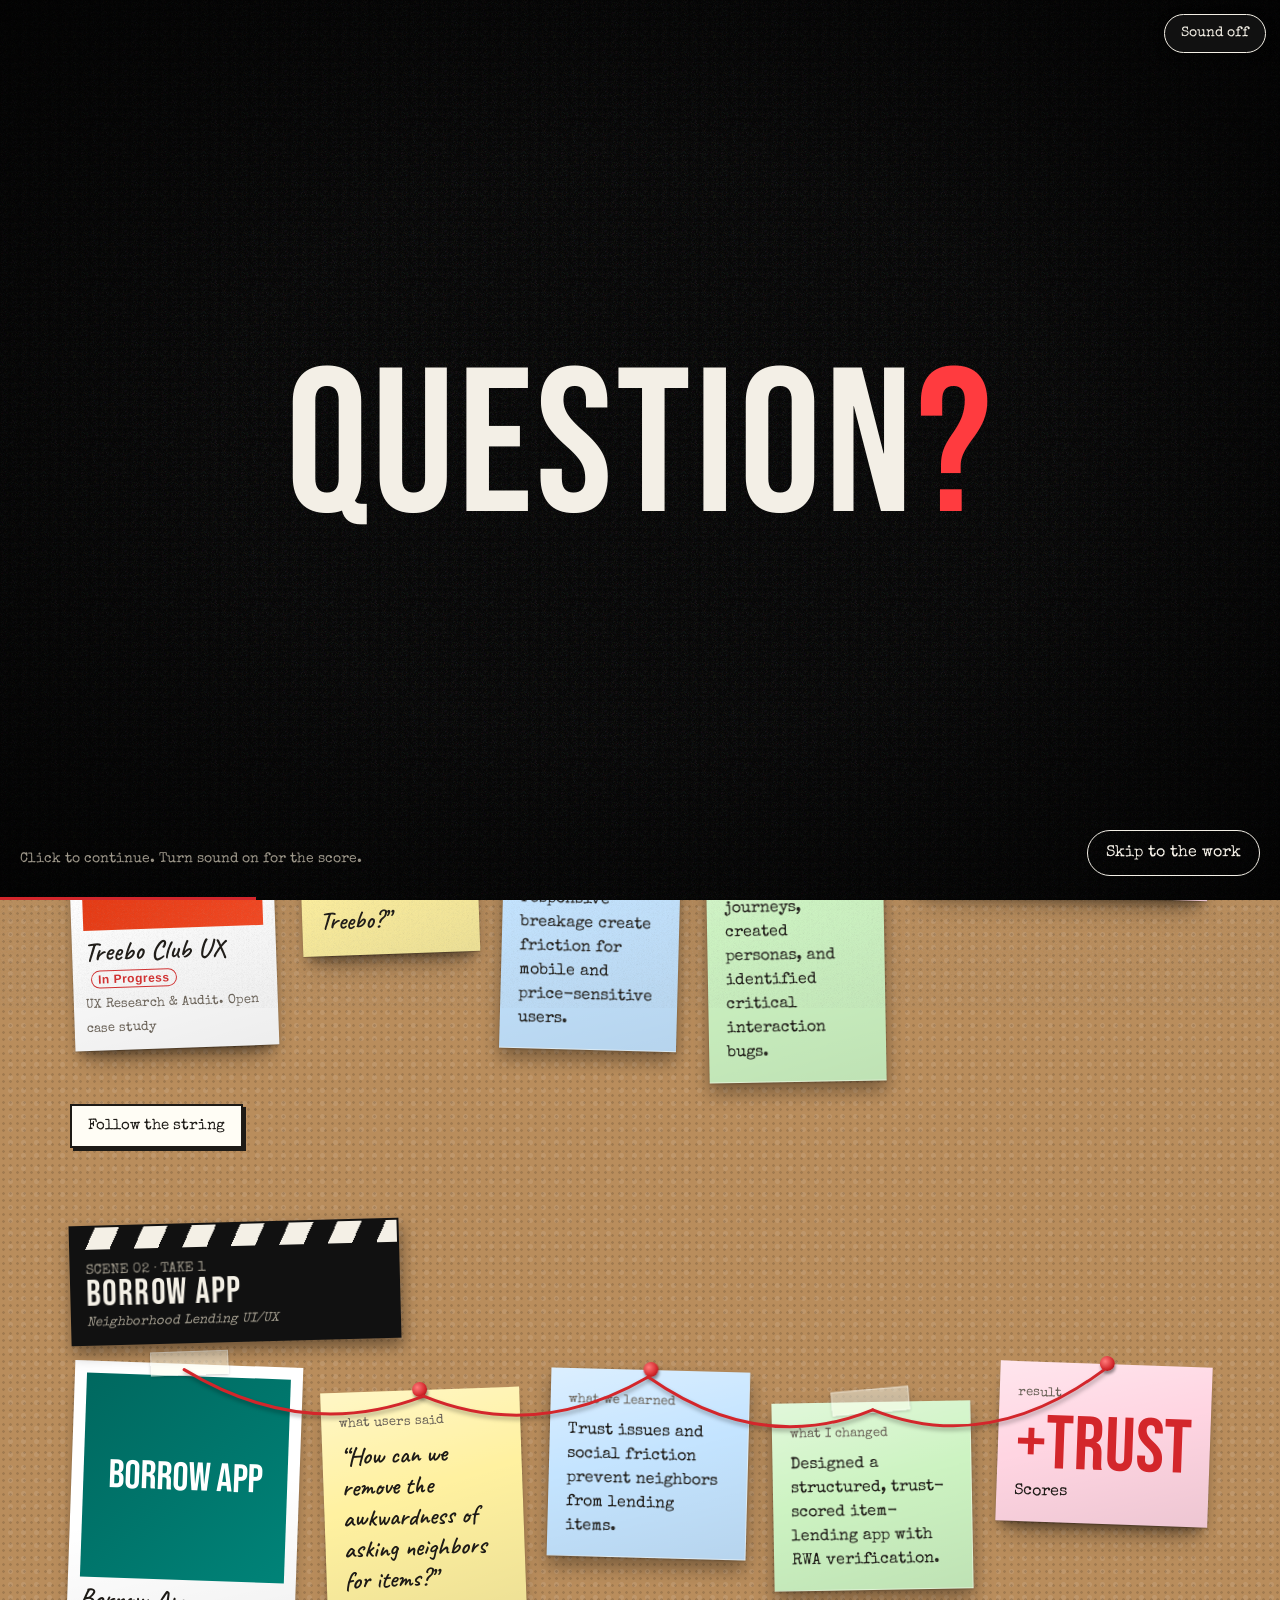
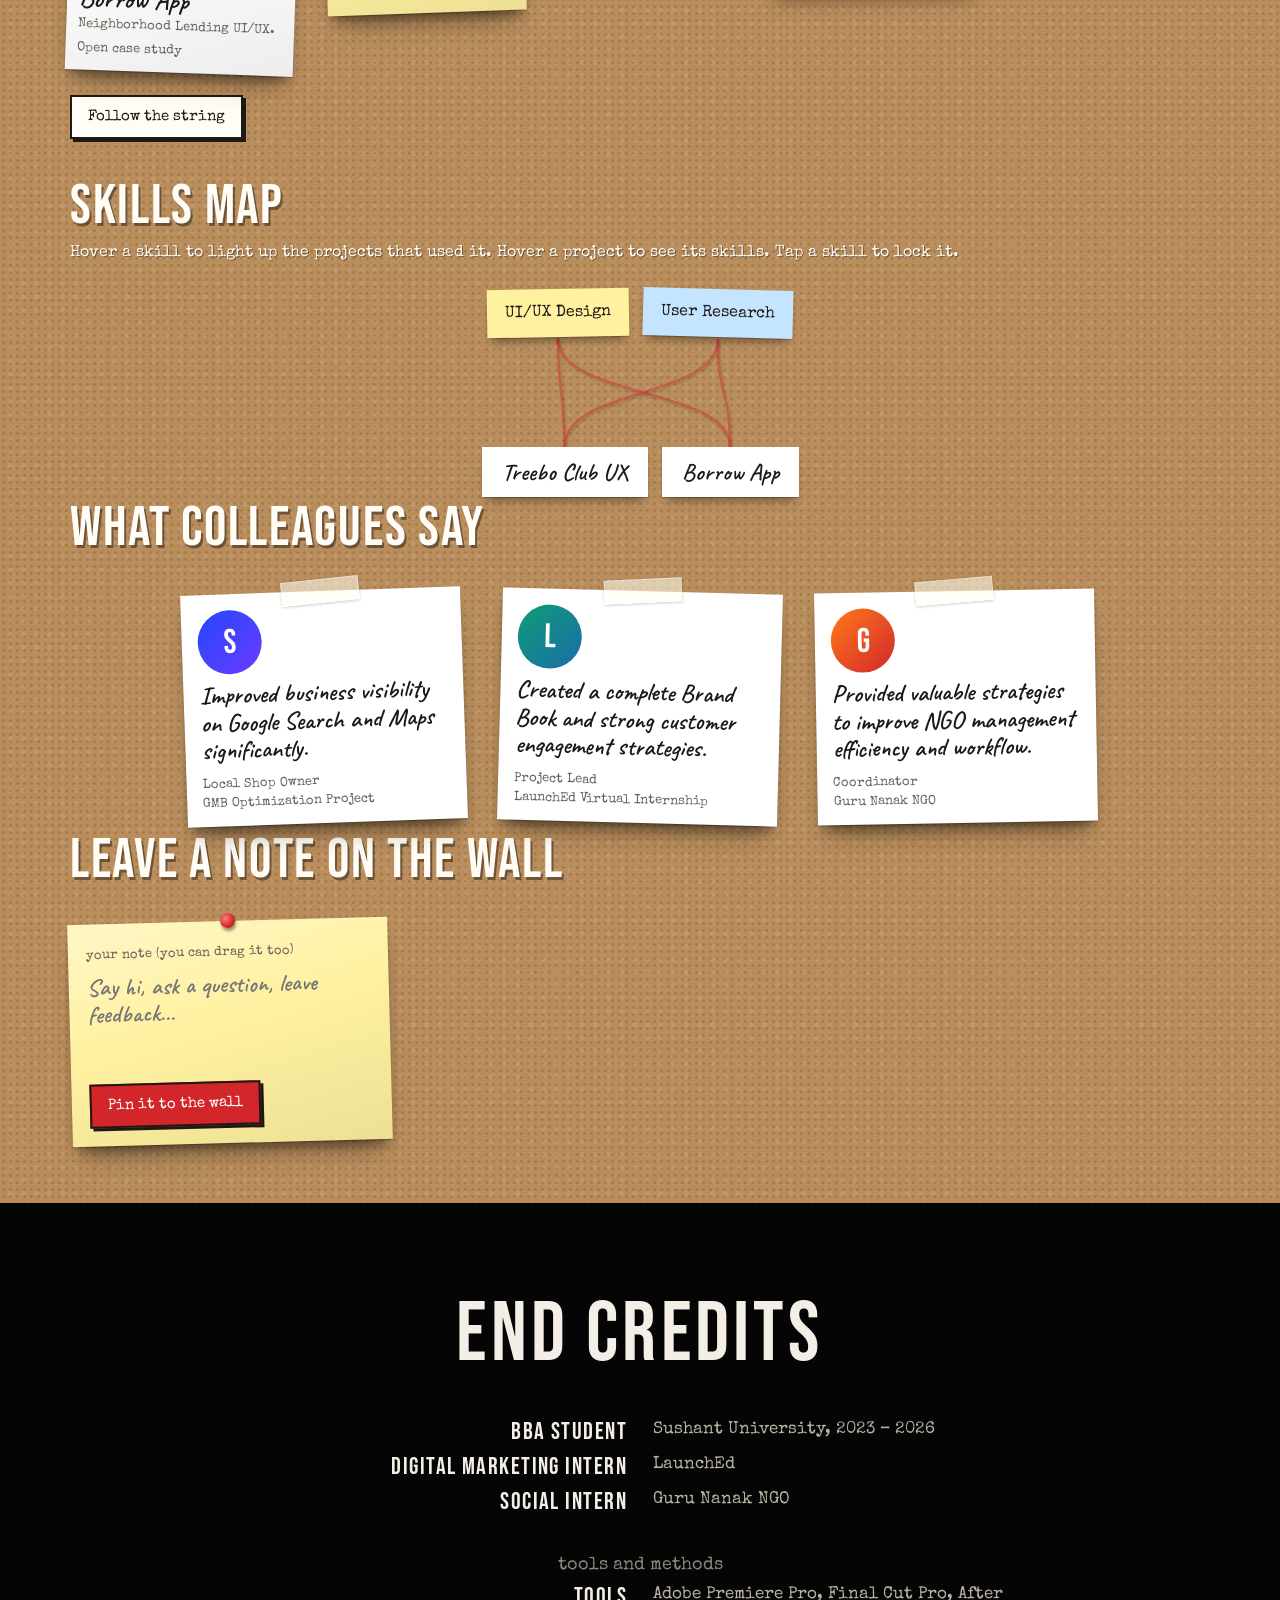
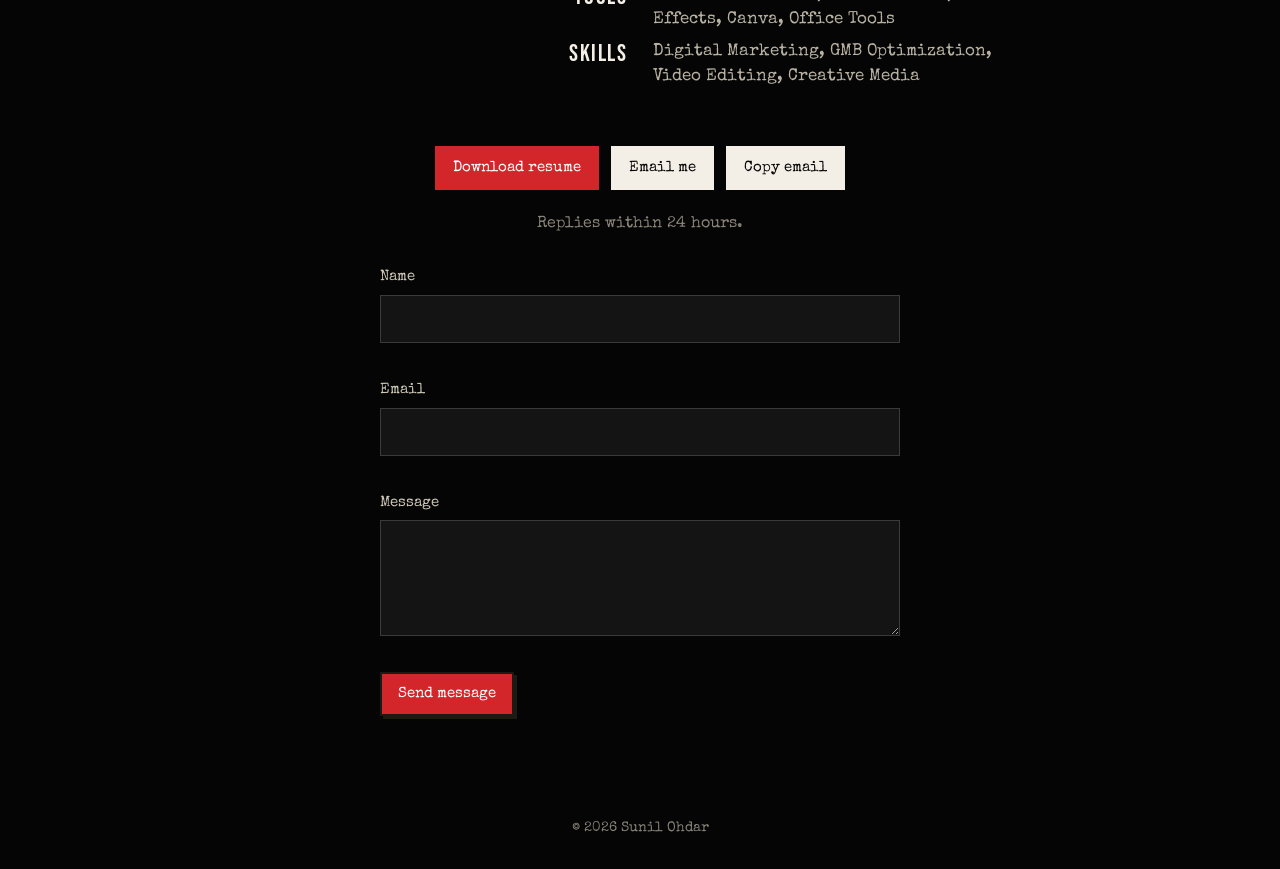
<file: Portfolio_ Research Wall + Trailer.html>
<!DOCTYPE html>
<html lang="en">
<head>
<meta charset="utf-8">
<meta name="viewport" content="width=device-width, initial-scale=1, viewport-fit=cover">
<title>Sunil Ohdar · Digital Marketing</title>
<meta name="description" content="Case studies shown as a research wall, introduced by a short trailer.">
<link rel="preconnect" href="https://fonts.googleapis.com"><link rel="preconnect" href="https://fonts.gstatic.com" crossorigin>
<link href="https://fonts.googleapis.com/css2?family=Bebas+Neue&family=Caveat:wght@600&family=Special+Elite&display=swap" rel="stylesheet">
<style>
:root{--cork:#b98d5c;--dots:rgba(0,0,0,.13);--paper:#fffdf5;--ink:#1d1a16;--red:#d3262b;--y:#fff1a0;--bl:#c4e4ff;--g:#cdf3c2;--p:#ffd5e2;
--t:'Bebas Neue',Impact,sans-serif;--m:'Special Elite','Courier New',monospace;--h:'Caveat','Comic Sans MS',cursive;
box-sizing:border-box;padding-top:env(safe-area-inset-top,0px);padding-bottom:env(safe-area-inset-bottom,0px)}
@media(prefers-color-scheme:dark){:root:not([data-theme="light"]){--cork:#5a4330;--dots:rgba(0,0,0,.3)}}
:root[data-theme="dark"]{--cork:#5a4330;--dots:rgba(0,0,0,.3)}
*,*::before,*::after{box-sizing:border-box}
html{height:100%;scroll-behavior:smooth}
body{margin:0;background:var(--cork) radial-gradient(var(--dots) 1px,transparent 1.6px) 0 0/7px 7px;color:var(--ink);font:400 16px/1.5 var(--m)}
button{font:inherit;color:inherit;cursor:pointer}a{color:inherit}
:focus-visible{outline:3px solid #1747ff;outline-offset:3px}
.wrap{max-width:1180px;margin:0 auto;padding:0 20px}
/* trailer */
#tr{position:fixed;inset:0;z-index:50;background:#050505;color:#f3efe6;display:grid;place-items:center;text-align:center;padding:30px;transition:opacity .7s;cursor:pointer}
#tr.out{opacity:0;pointer-events:none}
#tr::before{content:"";position:absolute;inset:0;opacity:.18;background:url("data:image/svg+xml,%3Csvg xmlns='http://www.w3.org/2000/svg' width='160' height='160'%3E%3Cfilter id='n'%3E%3CfeTurbulence baseFrequency='.9' numOctaves='2'/%3E%3C/filter%3E%3Crect width='160' height='160' filter='url(%23n)'/%3E%3C/svg%3E")}
#tr::after{content:"";position:absolute;inset:0;background:radial-gradient(transparent 45%,#000 120%)}
#card{position:relative;z-index:2;max-width:900px}
#card p{font:400 clamp(30px,6vw,64px)/1.1 var(--t);letter-spacing:.04em;margin:0}
#card p.big{font-size:clamp(64px,15vw,170px);line-height:.95}
#card small{display:block;font:400 clamp(16px,2.4vw,24px) var(--m);margin-top:16px;color:#d8d2c4}
#card.in{animation:fi 1s ease-out both}
@keyframes fi{from{opacity:0;letter-spacing:.2em;filter:blur(6px)}to{opacity:1;filter:none}}
#skip{position:absolute;z-index:3;right:20px;bottom:calc(24px + env(safe-area-inset-bottom,0px));border:1px solid #f3efe6;background:none;color:#f3efe6;border-radius:99px;padding:10px 18px}
#tap{position:absolute;z-index:3;left:20px;bottom:calc(30px + env(safe-area-inset-bottom,0px));font-size:14px;color:#9d978a}
#bar{position:absolute;z-index:3;left:0;bottom:0;height:3px;background:var(--red);transition:width 2.3s linear}
/* header note */
header{padding:56px 0 30px}
.hd{display:grid;grid-template-columns:1.3fr 1fr;gap:34px;align-items:start}
.n{position:relative;background:var(--y);padding:22px 18px 18px;box-shadow:2px 6px 14px #0004;transform:rotate(var(--r,0deg));transition:transform .25s,box-shadow .25s,opacity .3s}
.n::before{content:"";position:absolute;top:-8px;left:50%;width:15px;height:15px;margin-left:-7px;border-radius:50%;background:radial-gradient(circle at 35% 35%,#ff7b7b,var(--red) 60%,#7a1013);box-shadow:1px 3px 3px #0006}
.n:hover{transform:rotate(0) scale(1.03);box-shadow:4px 12px 22px #0005;z-index:4}
.n.big{padding:30px 26px}
.n h1{font:400 clamp(48px,8vw,92px)/.92 var(--t);margin:0 0 12px;letter-spacing:.01em}
.n p{margin:0 0 12px}
.lab{display:block;font-size:13px;color:#6a6258;margin-bottom:8px}
.q{font:600 25px/1.15 var(--h)}
.bl{background:var(--bl)}.g{background:var(--g)}.p{background:var(--p)}.pp{background:var(--paper)}
.btns{display:flex;flex-wrap:wrap;gap:10px;margin-top:6px}
.b{border:2px solid var(--ink);background:var(--paper);padding:9px 16px;text-decoration:none;display:inline-block;box-shadow:3px 3px 0 var(--ink);font-size:15px}
.b:active{transform:translate(2px,2px);box-shadow:1px 1px 0 var(--ink)}
.b.r{background:var(--red);color:#fff;border-color:var(--ink)}
.status{display:inline-block;width:9px;height:9px;background:#1b9d52;border-radius:50%;margin-right:8px}
h2.t{font:400 clamp(34px,5vw,56px)/1 var(--t);color:var(--paper);text-shadow:2px 3px 0 #0006;margin:0 0 6px;letter-spacing:.03em}
/* clusters */
.cl{position:relative;padding:34px 0 40px}
.cl svg{position:absolute;inset:0;width:100%;height:100%;z-index:6;pointer-events:none;overflow:visible}
.cl path{fill:none;stroke:var(--red);stroke-width:3;stroke-linecap:round;filter:drop-shadow(1px 3px 2px #0005);stroke-dashoffset:var(--len);stroke-dasharray:var(--len);transition:stroke-dashoffset 1s ease-in-out calc(.9s + var(--k)*.35s)}
.cl.drawn path{stroke-dashoffset:0}
.row{display:grid;grid-template-columns:1.15fr repeat(4,1fr);gap:26px;align-items:start;margin-top:22px}
.row .n:nth-child(2){margin-top:26px}.row .n:nth-child(4){margin-top:38px}.row .n:nth-child(3){margin-top:6px}
.pol{background:#fff;padding:12px 12px 10px;border:0;text-align:left;box-shadow:2px 6px 14px #0004;transform:rotate(var(--r,0deg));transition:transform .25s}
.pol:hover{transform:rotate(0) scale(1.04)}
.pol .ph{aspect-ratio:1/1;display:grid;place-items:center;color:#fff;font:400 40px var(--t);text-align:center;line-height:1}
.pol b{display:block;font:600 27px/1 var(--h);margin-top:8px}
.pol span{font-size:13px;color:#6a6258}
.pol{position:relative}.pol::before{content:"";position:absolute;top:-8px;left:50%;width:15px;height:15px;margin-left:-7px;border-radius:50%;background:radial-gradient(circle at 35% 35%,#ff7b7b,var(--red) 60%,#7a1013);box-shadow:1px 3px 3px #0006;z-index:2}
.res{font:400 clamp(54px,6vw,76px)/.9 var(--t);display:block;color:var(--red)}
.cl.follow .n:not(.lit),.cl.follow .pol:not(.lit){opacity:.4}
.n.lit,.pol.lit{transform:rotate(0) scale(1.07);box-shadow:0 0 0 4px #fff,4px 14px 26px #0006;z-index:5}
.fl{margin-top:22px}
/* credits */
#credits{background:#050505;color:#f3efe6;margin-top:50px;padding:90px 0 80px;text-align:center}
#credits h2{font:400 clamp(40px,7vw,84px)/1 var(--t);margin:0 0 40px;letter-spacing:.05em}
.cr{display:grid;grid-template-columns:1fr 1fr;gap:6px 26px;max-width:760px;margin:0 auto 14px;font-size:17px}
.cr b{font:400 24px var(--t);letter-spacing:.06em;text-align:right;color:#f3efe6}.cr span{text-align:left;color:#b9b2a3}
.cr+h3{font:400 18px var(--m);color:#8a8478;margin:40px 0 8px}
.cs{margin:50px 0 6px}.cs .b{background:#f3efe6;color:#050505;border-color:#f3efe6;box-shadow:none;margin:6px}
.cs .b.r{background:var(--red);color:#fff;border-color:var(--red)}
footer{padding:22px 0 calc(30px + env(safe-area-inset-bottom,0px));background:#050505;color:#8a8478;text-align:center;font-size:14px}
dialog{border:0;padding:0;background:transparent;max-width:none;max-height:none;color:var(--ink)}
dialog::backdrop{background:#000a}
.cd{width:min(780px,94vw);margin:5vh auto;background:var(--paper);padding:32px;max-height:90vh;overflow:auto;box-shadow:0 20px 60px #000a}
.cd h2{font:400 clamp(40px,7vw,64px)/1 var(--t);margin:0 0 4px}.cd h3{font:600 28px var(--h);margin:22px 0 2px}.cd p{margin:0}
.st{display:flex;flex-wrap:wrap;gap:26px;margin:16px 0}.st b{font:400 52px/1 var(--t);color:var(--red);display:block}
.ba{position:relative;aspect-ratio:16/9;overflow:hidden;border:2px solid var(--ink);margin-top:10px;user-select:none}
.ba>div{position:absolute;inset:0;display:grid;place-items:center;font:400 30px var(--t);padding:16px;text-align:center}
.ba .a{background:repeating-linear-gradient(45deg,#cfc9bd,#cfc9bd 12px,#ddd7cb 12px,#ddd7cb 24px)}
.ba .d{background:var(--red);color:#fff;clip-path:inset(0 0 0 var(--s,50%))}
.ba .hn{position:absolute;top:0;bottom:0;left:var(--s,50%);width:3px;background:#fff;pointer-events:none}
.ba input{position:absolute;inset:0;width:100%;height:100%;opacity:0;cursor:ew-resize;margin:0}
.ba input:focus-visible+.hn{outline:3px solid #1747ff}
.toast{position:fixed;left:50%;bottom:calc(22px + env(safe-area-inset-bottom,0px));transform:translate(-50%,30px);background:var(--ink);color:var(--paper);padding:11px 20px;opacity:0;transition:.25s;z-index:70;pointer-events:none}
.toast.on{opacity:1;transform:translate(-50%,0)}
:root{--nz:url("data:image/svg+xml,%3Csvg xmlns='http://www.w3.org/2000/svg' width='200' height='200'%3E%3Cfilter id='n'%3E%3CfeTurbulence baseFrequency='.8' numOctaves='3' stitchTiles='stitch'/%3E%3CfeColorMatrix type='saturate' values='0'/%3E%3C/filter%3E%3Crect width='200' height='200' filter='url(%23n)'/%3E%3C/svg%3E")}
body{background-image:radial-gradient(var(--dots) 1px,transparent 1.6px),radial-gradient(rgba(255,255,255,.09) 2px,transparent 3px);background-size:7px 7px,13px 13px;background-position:0 0,4px 5px}
body::before{content:"";position:fixed;inset:-12%;z-index:7;pointer-events:none;background:var(--nz);opacity:.13;animation:gr .9s steps(1) infinite;will-change:transform}
@keyframes gr{0%{transform:translate(0,0)}20%{transform:translate(-3%,2%)}40%{transform:translate(2%,-3%)}60%{transform:translate(-2%,-2%)}80%{transform:translate(3%,3%)}}
body::after{content:"";position:fixed;inset:0;z-index:8;pointer-events:none;background:radial-gradient(circle 560px at var(--lx,50%) var(--ly,30%),rgba(255,228,168,.22),transparent 70%),radial-gradient(ellipse at 50% 45%,transparent 45%,rgba(0,0,0,.22));animation:fk 7s infinite}
@keyframes fk{0%,45%,100%{opacity:1}48%{opacity:.86}50%{opacity:1}52%{opacity:.93}}
.n,.pp,.pol{background-image:linear-gradient(165deg,rgba(255,255,255,.4),transparent 45%,rgba(0,0,0,.07));box-shadow:0 1px 1px #0003,0 9px 12px -5px #0006,0 20px 26px -12px #0005}
.n.g::before,.pol::before{display:none}
.n.g::after,.pol::after{content:"";position:absolute;top:-13px;left:50%;width:78px;height:24px;margin-left:-39px;background:rgba(255,255,240,.5);border:1px solid rgba(255,255,255,.35);box-shadow:0 1px 3px #0003;transform:rotate(-4deg);z-index:2}
.row>:nth-child(2){--j:1}.row>:nth-child(3){--j:2}.row>:nth-child(4){--j:3}.row>:nth-child(5){--j:4}
.cl:not(.drawn) .row>*{opacity:0}
.cl.drawn .row>*{animation:drop .75s cubic-bezier(.2,.9,.3,1.2) backwards;animation-delay:calc(var(--j,0)*.14s)}
@keyframes drop{from{opacity:0;transform:translateY(-90px) rotate(calc(var(--r,0deg)*6)) scale(1.15)}55%{opacity:1}to{opacity:1;transform:translateY(0) rotate(var(--r,0deg)) scale(1)}}
.hd .n{opacity:0}
body.go .hd .n{opacity:1;animation:drop .9s cubic-bezier(.2,.9,.3,1.2) backwards}
body.go .hd .n+.n{animation-delay:.3s}
.slate{width:min(330px,100%);position:relative;z-index:3;transform:rotate(-1.5deg);filter:drop-shadow(2px 8px 8px #0006)}
.sticks{height:26px;border:2px solid #111;background:repeating-linear-gradient(115deg,#111 0 22px,#f4f0e6 22px 44px);transform-origin:left bottom;transform:rotate(-24deg)}
.cl.drawn .sticks{animation:clap .45s .1s ease-in both}
@keyframes clap{from{transform:rotate(-24deg)}to{transform:rotate(0)}}
.sb{background:#111;color:#f4f0e6;padding:10px 14px;border:2px solid #111;display:grid}
.sb b{font:400 14px var(--m);color:#a29c8e}.sb span{font:400 36px/1 var(--t);letter-spacing:.04em}.sb em{font-size:13px;color:#a29c8e}
.snd{position:fixed;top:calc(14px + env(safe-area-inset-top,0px));right:14px;z-index:60;background:#111;color:#f4f0e6;border:1.5px solid #f4f0e6;border-radius:99px;padding:8px 16px;font-size:14px;box-shadow:0 4px 12px #0007}
.snd[aria-pressed=true]{background:var(--red);border-color:#fff}
#card{width:100%;max-width:1100px}#card.in{animation:none}
#fl{position:absolute;inset:0;background:#fff;opacity:0;z-index:2;pointer-events:none}#fl.on{animation:flash .45s ease-out}
@keyframes flash{0%{opacity:.85}100%{opacity:0}}
.stk{position:relative;height:clamp(80px,22vw,250px);display:grid;place-items:center}.stk.short{height:clamp(60px,15vw,170px)}
.w{position:absolute;display:block;font:400 clamp(58px,16vw,210px)/.9 var(--t);letter-spacing:.02em;white-space:nowrap;animation:wd var(--du,.3s) var(--d) both}
.stk.short .w{font-size:clamp(48px,12vw,150px)}.w.hold{animation:wh .5s var(--d) both}.w b{color:#ff3b3f;font-weight:400}
@keyframes wd{0%{opacity:0;transform:scale(2.2);filter:blur(10px)}12%{opacity:1;transform:scale(1);filter:none}85%{opacity:1;transform:scale(1.04)}100%{opacity:0;transform:scale(1.08)}}
@keyframes wh{0%{opacity:0;transform:scale(2.2);filter:blur(10px)}30%{opacity:1;transform:scale(1);filter:none}100%{opacity:1;transform:scale(1)}}
.pst{display:grid;justify-items:center}.ln{overflow:hidden;line-height:.95}
.ln span{display:block;font-family:var(--t);animation:rise .55s cubic-bezier(.2,.9,.2,1) var(--d) both}.rd{color:#ff3b3f}
@keyframes rise{from{transform:translateY(105%)}to{transform:none}}
.nm{font:400 clamp(58px,15vw,170px)/.95 var(--t);letter-spacing:.03em}
.nm i{display:inline-block;font-style:normal;animation:pop .35s var(--d) both}
@keyframes pop{from{opacity:0;transform:scale(1.8)}to{opacity:1;transform:none}}
.rl{font:400 clamp(16px,2.6vw,26px) var(--m);margin-top:14px;animation:trk 1.2s 1s ease-out both}
@keyframes trk{from{opacity:0;letter-spacing:1.2em}to{opacity:1;letter-spacing:.35em}}
.bar{display:block;height:4px;background:var(--red);margin:18px auto 0;animation:bar .8s .9s ease-out both}
@keyframes bar{from{width:0}to{width:min(320px,60%)}}
.sm{font:400 clamp(14px,2.2vw,22px) var(--m);letter-spacing:.3em;margin-bottom:6px;animation:wh .5s both}
.spr{font:400 clamp(54px,14vw,170px)/.95 var(--t);background:linear-gradient(100deg,#f3efe6 40%,#ff5a5e 50%,#f3efe6 60%) 100% 0/250% 100%;-webkit-background-clip:text;background-clip:text;color:transparent;animation:spr 1.4s cubic-bezier(.2,.8,.2,1) both,sw 1.8s .2s ease-in-out both}
@keyframes spr{from{letter-spacing:-.15em;transform:scale(1.5);opacity:0}to{letter-spacing:.06em;transform:scale(1);opacity:1}}
@keyframes sw{from{background-position:100% 0}to{background-position:0 0}}
@media(prefers-reduced-motion:reduce){.w{opacity:0}.w.hold{opacity:1}}
header{padding:120px 0 30px}
.toast{bottom:calc(22px + env(safe-area-inset-bottom,0px))}
body::after{transition:opacity .6s}body.night::after{animation:none;opacity:0}
.n,.pol{translate:var(--tx,0px) var(--ty,0px);cursor:grab;user-select:none;-webkit-user-select:none}
.n.drag,.pol.drag{cursor:grabbing;z-index:9;transform:rotate(0) scale(1.05);box-shadow:0 2px 2px #0003,0 24px 34px -8px #0008;transition:none}
body.tidy .n,body.tidy .pol{transition:translate .65s cubic-bezier(.2,.9,.3,1.12),transform .25s,box-shadow .25s,opacity .3s}
.fresh{animation:drop .75s cubic-bezier(.2,.9,.3,1.2) backwards}
.mine{display:flex;flex-wrap:wrap;gap:34px;align-items:flex-start;padding:26px 0 10px}
.n.blank{width:min(320px,100%)}.n.pinned{width:min(260px,100%);overflow-wrap:anywhere}
.n textarea{user-select:text;-webkit-user-select:text;cursor:text}
.blank textarea{display:block;width:100%;min-height:100px;border:0;background:transparent;font:600 24px/1.15 var(--h);resize:none;color:var(--ink);padding:0;margin-bottom:10px}
.blank textarea:focus-visible{outline:none}.n .em{font-size:13px}
.n.pl{padding:0;background:none;box-shadow:none;filter:drop-shadow(0 1px 1px #0003) drop-shadow(0 10px 9px #0005)}
.n.pl:hover{box-shadow:none}.n.pl::before{z-index:4}
.pl .fr{position:relative;z-index:1;padding:22px 18px 18px;background-image:linear-gradient(165deg,rgba(255,255,255,.4),transparent 45%,rgba(0,0,0,.07));clip-path:polygon(0 0,100% 0,100% 100%,100% 100%,0 100%);transition:clip-path .45s cubic-bezier(.2,.8,.2,1)}
.bl .fr{background-color:var(--bl)}.g .fr{background-color:var(--g)}
.cn:hover+.fr{clip-path:polygon(0 0,100% 0,100% calc(100% - 26px),calc(100% - 26px) 100%,0 100%)}
.pl.peeled .fr,.pl.peeled .cn:hover+.fr{clip-path:polygon(0 0,100% 0,100% 0,0 100%,0 100%)}
.bk{position:absolute;inset:0;padding:12px 14px;background:#fffdf5 linear-gradient(135deg,transparent 44%,rgba(0,0,0,.2) 50%,transparent 64%);display:flex;flex-direction:column;justify-content:flex-end;align-items:flex-end;text-align:right;font:600 19px/1.05 var(--h);color:#7a1013}
.bk small{font:400 11px var(--m);color:#6a6258;margin-bottom:3px}
.cn{position:absolute;right:0;bottom:0;width:34px;height:34px;border:0;background:none;padding:0;z-index:3;cursor:pointer}
.cn::after{content:"";position:absolute;inset:0;background:linear-gradient(135deg,#fff,#cfc9b8);clip-path:polygon(100% 24%,24% 100%,24% 24%);opacity:0;transition:opacity .2s}
.cn:hover::after{opacity:1}.pl.peeled .cn::after{opacity:0}
.under{display:flex;flex-wrap:wrap;gap:22px;align-items:center;margin-top:22px}.under .fl{margin-top:0}
.ann{background:#fff;padding:8px;width:176px;transform:rotate(2deg);box-shadow:0 1px 1px #0003,0 9px 12px -5px #0006;font-size:7px;line-height:1.25;color:#333}
.ann .mp{height:54px;background:linear-gradient(135deg,#dfe5ff,#fff);position:relative;margin-bottom:5px}
.ann .mp::after{content:"";position:absolute;left:38%;top:28%;width:26px;height:16px;border:2px solid var(--red);border-radius:50%}
.ann b{font-weight:400;display:block;font-size:11px;color:#6a6258;margin-top:4px}
#night{position:fixed;inset:0;z-index:8;pointer-events:none;background:rgba(5,6,12,.88);opacity:0;transition:opacity .7s;--m1:radial-gradient(circle 300px at var(--lx,50%) var(--ly,30%),transparent 0,transparent 35%,#000 100%);--m2:radial-gradient(ellipse 62% 85% at var(--cx,50%) 0,transparent 0,transparent 30%,#000 100%);-webkit-mask-image:var(--m1),var(--m2);mask-image:var(--m1),var(--m2);-webkit-mask-composite:source-in;mask-composite:intersect}
@supports not ((mask-composite:intersect) or (-webkit-mask-composite:source-in)){#night{background:rgba(5,6,12,.5)}}
#lc{position:fixed;inset:0;z-index:8;pointer-events:none;opacity:0;transition:opacity .7s;background:radial-gradient(ellipse 62% 85% at var(--cx,50%) 0,rgba(255,214,140,.28),transparent 70%),radial-gradient(circle 280px at var(--lx,50%) var(--ly,30%),rgba(255,226,160,.16),transparent 70%)}
body.night #night,body.night #lc{opacity:1}
#lamp{position:absolute;top:0;left:50%;margin-left:-34px;z-index:5;background:none;border:0;padding:0;cursor:pointer}
#lamp svg{display:block;transition:transform .2s}
#lamp .bulb{fill:#9b8f66;transition:fill .5s}body.night #lamp .bulb{fill:#ffecb8;filter:drop-shadow(0 6px 10px #ffcf70)}
body:not(.go) #lamp{display:none}
@media(max-width:960px){.hd{grid-template-columns:1fr}.row{grid-template-columns:1fr 1fr}.row .n:nth-child(n){margin-top:0}}
@media(max-width:560px){.row{grid-template-columns:1fr;gap:34px;padding:0 14px}.row>*:nth-child(even){margin-left:18%}.row>*:nth-child(odd){margin-right:18%}.cr{grid-template-columns:1fr}.cr b,.cr span{text-align:center}}
@media(prefers-reduced-motion:reduce){*,*::before{transition:none!important;animation:none!important}html{scroll-behavior:auto}}

.smap{position:relative;padding:10px 0 4px}.smap svg{position:absolute;inset:0;width:100%;height:100%;pointer-events:none;overflow:visible;z-index:1}
.smap path{fill:none;stroke:var(--red);stroke-width:2.5;opacity:.45;transition:opacity .25s,stroke-width .25s;filter:drop-shadow(1px 2px 1px #0005)}
.smap.act path{opacity:.08}.smap.act path.on{opacity:1;stroke-width:4}
.skr,.pjr{position:relative;z-index:2;display:flex;flex-wrap:wrap;gap:14px;justify-content:center}.pjr{margin-top:110px}
.sn,.pn{border:0;padding:12px 18px;font:inherit;position:relative;box-shadow:0 1px 1px #0003,0 8px 10px -5px #0006;transition:transform .2s,opacity .25s,box-shadow .2s}
.sn{background:var(--y);transform:rotate(-1deg)}.sn:nth-child(2n){background:var(--bl);transform:rotate(1.5deg)}.sn:nth-child(3n){background:var(--g);transform:rotate(-2deg)}
.pn{background:#fff;font:600 24px var(--h);padding:10px 20px}
.smap.act .sn:not(.lit),.smap.act .pn:not(.lit){opacity:.35}.sn.lit,.pn.lit{transform:scale(1.1) rotate(0);box-shadow:0 0 0 3px #fff,0 14px 22px -6px #0008}
.tms{display:flex;flex-wrap:wrap;gap:36px;justify-content:center;padding:28px 0 10px}
.tm{position:relative;margin:0;width:min(280px,100%);background:#fff;padding:16px 16px 12px;transform:rotate(var(--r,0deg));box-shadow:0 1px 1px #0003,0 9px 12px -5px #0006,0 20px 26px -12px #0005;transition:transform .25s;translate:var(--tx,0px) var(--ty,0px);cursor:grab;user-select:none;-webkit-user-select:none}
.tm:hover{transform:rotate(0) scale(1.03)}.tm.drag{cursor:grabbing;z-index:9;transform:rotate(0) scale(1.05);transition:none}
.tm::before{content:"";position:absolute;top:-12px;left:50%;width:78px;height:24px;margin-left:-39px;background:rgba(255,255,240,.55);border:1px solid rgba(255,255,255,.35);box-shadow:0 1px 3px #0003;transform:rotate(-4deg)}
.tm .av{width:64px;height:64px;border-radius:50%;display:grid;place-items:center;color:#fff;font:400 34px var(--t);margin-bottom:8px}
.tm blockquote{margin:0 0 10px;font:600 25px/1.1 var(--h)}.tm figcaption{font-size:13px;color:#6a6258}
.cf{display:grid;gap:14px;max-width:520px;margin:30px auto 0;text-align:left}
.cf label{display:grid;gap:6px;font-size:15px;color:#cfc8b8}
.cf input,.cf textarea{font:inherit;color:#f3efe6;background:#141414;border:1.5px solid #3a3a3a;padding:12px 14px;width:100%;border-radius:0}
.cf [aria-invalid=true]{border-color:#ff5a5e}.er{color:#ff7478;font-size:13px;min-height:1.2em}
.cf .b{justify-self:start}.okm{border:1.5px solid #3a3a3a;padding:24px;max-width:520px;margin:30px auto 0}
#lamp{touch-action:none;cursor:grab}#lamp:active{cursor:grabbing}#lamp svg{transform-origin:34px 0}
</style>
</head>
<body>
<div id="tr" role="dialog" aria-label="Intro trailer"><div id="fl"></div><div id="card" aria-live="polite"></div><span id="tap">Click to continue. Turn sound on for the score.</span><button id="skip">Skip to the work</button><i id="bar"></i></div>

<button id="lamp" aria-pressed="false" aria-label="Toggle the lamp (day or night mode)"><svg viewBox="0 0 68 112" width="68" height="112" aria-hidden="true"><line x1="34" y1="0" x2="34" y2="42" stroke="#222" stroke-width="3"/><path d="M8 88 L24 42 H44 L60 88Z" fill="#2b2f36"/><ellipse class="bulb" cx="34" cy="88" rx="26" ry="6"/><line x1="52" y1="84" x2="52" y2="100" stroke="#999" stroke-width="1.5"/><circle cx="52" cy="104" r="4" fill="#d3262b"/></svg></button>
<header><div class="wrap hd">
<div class="n big y" style="--r:-1deg">
<span class="lab">case file</span>
<h1>Sunil Ohdar</h1>
<p>BBA student specializing in Digital Marketing. I apply marketing knowledge, creative skills, and strong observation abilities to drive brand growth and organizational efficiency.</p>
<p><span class="status"></span>Open to full-time and freelance work</p>
<div class="btns"><a class="b r" href="resume.pdf" target="_blank">Download resume</a><a class="b" href="#credits">Contact</a><button class="b" id="replay">Replay trailer</button><button class="b" id="tidy">Tidy up</button></div>
</div>
<div class="n pp" style="--r:2deg"><span class="lab">in a hurry?</span><p>Resume is the red button. Top two projects are right below. Pull any string to follow a project from user quote to result.</p></div>
</div></header>

<main id="main" class="wrap"><h2 class="t">Now showing: the research wall</h2><div id="walls"></div></main>

<section id="skillmap"><div class="wrap"><h2 class="t">Skills map</h2><p style="color:#fffdf5;margin:0 0 14px;text-shadow:1px 1px 0 #0006">Hover a skill to light up the projects that used it. Hover a project to see its skills. Tap a skill to lock it.</p><div class="smap" id="smap"></div></div></section>
<section id="tst"><div class="wrap"><h2 class="t">What colleagues say</h2><div class="tms">
<figure class="tm" style="--r:-2deg"><div class="av" style="background:linear-gradient(135deg,#2447ff,#6b3bff)">S</div><blockquote>Improved business visibility on Google Search and Maps significantly.</blockquote><figcaption>Local Shop Owner<br>GMB Optimization Project</figcaption></figure>
<figure class="tm" style="--r:1.5deg"><div class="av" style="background:linear-gradient(135deg,#0f9d77,#1b6ca8)">L</div><blockquote>Created a complete Brand Book and strong customer engagement strategies.</blockquote><figcaption>Project Lead<br>LaunchEd Virtual Internship</figcaption></figure>
<figure class="tm" style="--r:-1deg"><div class="av" style="background:linear-gradient(135deg,#ff7a1a,#d3262b)">G</div><blockquote>Provided valuable strategies to improve NGO management efficiency and workflow.</blockquote><figcaption>Coordinator<br>Guru Nanak NGO</figcaption></figure>
</div></div></section>
<section id="leave"><div class="wrap"><h2 class="t">Leave a note on the wall</h2>
<div id="mine" class="mine"><div class="n blank" style="--r:-1.5deg"><span class="lab">your note (you can drag it too)</span><textarea id="nt" maxlength="140" placeholder="Say hi, ask a question, leave feedback..." aria-label="Your note"></textarea><div class="btns"><button class="b r" id="pin">Pin it to the wall</button></div></div></div></div></section>
<section id="credits"><div class="wrap">
<h2>End credits</h2>
<div class="cr"><b>BBA Student</b><span>Sushant University, 2023 – 2026</span><b>Digital Marketing Intern</b><span>LaunchEd</span><b>Social Intern</b><span>Guru Nanak NGO</span></div>
<h3>tools and methods</h3>
<div class="cr"><b>Tools</b><span>Adobe Premiere Pro, Final Cut Pro, After Effects, Canva, Office Tools</span><b>Skills</b><span>Digital Marketing, GMB Optimization, Video Editing, Creative Media</span></div>
<div class="cs"><a class="b r" href="resume.pdf" target="_blank">Download resume</a><a class="b" href="mailto:sunilohdar02@gmail.com">Email me</a><button class="b" id="copy">Copy email</button></div>
<p style="color:#8a8478">Replies within 24 hours.</p>
<form id="cf" class="cf" novalidate><label>Name<input id="cfn" autocomplete="name"><span class="er"></span></label><label>Email<input id="cfe" type="email" autocomplete="email"><span class="er"></span></label><label>Message<textarea id="cfm" rows="4"></textarea><span class="er"></span></label><button class="b r" type="submit" id="cs2">Send message</button></form>
</div></section>
<footer>© 2026 Sunil Ohdar</footer>
<dialog id="cd" aria-label="Case study"><div class="cd" id="cb"></div></dialog>
<div class="toast" id="t" role="status"></div>
<button class="snd" id="snd" aria-pressed="false">Sound off</button>
<div id="night" aria-hidden="true"></div><div id="lc" aria-hidden="true"></div>


<script>
const $=s=>document.querySelector(s),$$=s=>[...document.querySelectorAll(s)];
const ls={get:k=>{try{return localStorage.getItem(k)}catch(e){return null}},set:(k,v)=>{try{localStorage.setItem(k,v)}catch(e){}}};
const rm=matchMedia('(prefers-reduced-motion:reduce)').matches;
const EMAIL="sunilohdar02@gmail.com";
const P=[
{t:"Treebo Club UX",inProg:true,s:"UX Research & Audit",c:"linear-gradient(135deg,#DC3009,#F24822)",q:"How can we reduce booking abandonment on Treebo?",i:"Visual inconsistency, interaction bugs, and responsive breakage create friction for mobile and price-sensitive users.",d:"Conducted a UX audit, mapped out user journeys, created personas, and identified critical interaction bugs.",r:["+Usability","Insights"],
 pr:"Analyzed the booking experience spanning Discovery, Room Overview, and Booking to identify drop-off points.",st:[["UX","Audit"],["2","Personas"],["Booking","Flow"]],b:"Before: Confusing filters & bugs",a:"After: Actionable UX improvements",
 researchData: `<h3>Problem Statement & Hypothesis</h3><p>Treebo Club's booking experience shows visual inconsistency, interaction bugs, and responsive breakage that likely increase drop-off before checkout. <strong>Hypothesis:</strong> Simplifying the Discovery filter interaction, fixing state-based bugs, and improving room-amenity accessibility will reduce booking abandonment.</p><h3>User Personas</h3><ul style="margin:16px 0;padding-left:20px;line-height:1.6"><li><strong>Priya Malhotra (28) - Budget Weekend Traveler:</strong> Books on mobile, filters heavily by price/locality. Frustrated by slow filters and unclear sold-out states.</li><li><strong>Rohit Sharma (34) - Frequent Business Traveler:</strong> Needs to book quickly between meetings. Frustrated by non-actionable buttons and poor alignment.</li></ul><h3>Key Usability Issues Identified</h3><ul style="margin:16px 0;padding-left:20px;line-height:1.6"><li><strong>Filter Interaction:</strong> The filter left tab freezes while scrolling. Selecting locations hides offer containers unexpectedly.</li><li><strong>Responsive Breakage:</strong> Amenities container breaks out of layout on smaller screens.</li><li><strong>Confusing States:</strong> Sold-out cards create confusion; non-action buttons look clickable; buttons vanish when clicked.</li><li><strong>Visual Issues:</strong> Spacing problems, text transparency issues, and broken breadcrumbs.</li></ul>`,
 screens:[{img:"images/treebo-final-home.png",t:"Home Page (Final UI)",d:"Fully designed home page featuring clear navigation and striking visuals."},{img:"images/treebo-final-search.png",t:"Search Results (Final UI)",d:"Polished search interface with functional and bug-free filters."},{img:"images/treebo-final-details.png",t:"Hotel Details (Final UI)",d:"Comprehensive room details and amenities presented in a clean layout."}]},
{t:"Borrow App",s:"Neighborhood Lending UI/UX",c:"linear-gradient(135deg,#00685F,#008378)",q:"How can we remove the awkwardness of asking neighbors for items?",i:"Trust issues and social friction prevent neighbors from lending items.",d:"Designed a structured, trust-scored item-lending app with RWA verification.",r:["+Trust","Scores"],
 pr:"I conducted user research, created wireframes, and validated a trust-scored lending flow.",st:[["5","Weeks"],["Solo","UI/UX"],["Verified","Trust"]],b:"Before: Awkward favors",a:"After: Structured borrowing",
 researchData: `<h3>In Short</h3><p><strong>Problem:</strong> Neighbors need items they don't own but lack a trustworthy, low-friction channel to borrow them. Social awkwardness is the single most-cited hesitation.</p><p><strong>What I did:</strong> Surveyed 28 residents, synthesized 6 user archetypes, and designed a mobile borrowing flow scoped to a single verified society with a multi-factor trust score.</p><h3>Key Research Insights</h3><ul style="margin:16px 0;padding-left:20px;line-height:1.6"><li><strong>Borrowing is common but undocumented:</strong> Most use informal WhatsApp groups or ask in person.</li><li><strong>Trust outweighs price:</strong> A verified resident identity and transaction history mattered more than rental compensation.</li><li><strong>Closed beats open:</strong> Users preferred an app limited to verified residents of their own housing society over an open map of strangers.</li></ul><h3>Product Decisions</h3><ul style="margin:16px 0;padding-left:20px;line-height:1.6"><li><strong>Scope to a single society:</strong> RWA-verified single-society scope ensures trust right at the front gate.</li><li><strong>Lead with trust score:</strong> Built from profile verification, exchange count, and on-time-return rate.</li><li><strong>Structured async requests:</strong> Requests are explicitly accepted or declined before chat unlocks, removing social friction.</li></ul>`,
 screens:[{img:"https://sunilohdar-portfolio.vercel.app/images/borrow-screen-1-onboarding.png",t:"Verify Society",d:"Residents search for and confirm their specific gated community."},{img:"https://sunilohdar-portfolio.vercel.app/images/borrow-screen-2-home.png",t:"Browse & Request",d:"A clean feed of popular items available inside the resident's society."},{img:"https://sunilohdar-portfolio.vercel.app/images/borrow-screen-3-lender-review.png",t:"Lender Reviews Request",d:"Lenders inspect incoming requests with the borrower's verified details."},{img:"https://sunilohdar-portfolio.vercel.app/images/borrow-screen-4-inbox.png",t:"Track It in Inbox",d:"Segmented tabs keep active borrow handoffs and reminders organized."},{img:"https://sunilohdar-portfolio.vercel.app/images/borrow-screen-5-profile.png",t:"Trust Score & History",d:"A dedicated user profile showcasing overall Trust Score and history."}],
 wireframes:"https://sunilohdar-portfolio.vercel.app/images/borrow-wireframes.jpg"}/*,
{t:"Brand Book",s:"Virtual Internship - LaunchEd",c:"linear-gradient(135deg,#2447ff,#6b3bff)",q:"How can we improve audience interaction and brand growth?",i:"Needed strategies to strengthen online presence for SHELeadsIndia.",d:"Created a complete Brand Book and developed Engagement Strategies.",r:["+Brand","Identity"],
 pr:"I worked on a digital marketing project, analyzed the brand, and suggested marketing ideas.",st:[["Brand","Book created"],["Engagement","Strategies"],["Online","Presence"]],b:"Before: Basic identity",a:"After: Strong Brand Book"},
{t:"NGO Operations",s:"Social Internship - Guru Nanak NGO",c:"linear-gradient(135deg,#0f9d77,#1b6ca8)",q:"How can we improve our management efficiency and workflow?",i:"The NGO faced challenges in managing educational and social activities.",d:"Prepared a report suggesting steps to enhance NGO operations.",r:["+Efficiency","Workflow"],
 pr:"I observed underprivileged children, understood NGO operations, and recommended simplification strategies.",st:[["Project","Report"],["Workflow","Simplified"],["Efficiency","Improved"]],b:"Before: Complex workflow",a:"After: Simplified strategies"},
{t:"GMB Optimization",s:"Local Shop Profile",c:"linear-gradient(135deg,#ff7a1a,#d3262b)",q:"How do we get more customers from Google Search?",i:"The local shop lacked visibility on Google Search and Maps.",d:"Created and managed their Google My Business profile with updated info.",r:["+Visibility","On Google"],
 pr:"I updated business address, working hours, and services, developing practical knowledge of GMB.",st:[["Search","Visibility"],["Maps","Presence"],["Info","Updated"]],b:"Before: Unlisted shop",a:"After: Optimized GMB Profile"}*/];
const X=[{x1:"Interaction bugs in filters increase cognitive load.",x2:"Responsive breakage hurts mobile-first users.",an:"Annotation: Audited the end-to-end booking flow."},
{x1:"Trust is the biggest barrier in neighborhood lending.",x2:"RWA verification builds instant credibility.",an:"Annotation: Designed a system using RWA trust scores."}/*,
{x1:"A strong identity is the foundation of growth.",x2:"Engagement strategies drive interaction.",an:"Annotation: Created comprehensive guidelines for SHELeadsIndia."},
{x1:"Observation helps understand real challenges.",x2:"Simplification improves overall efficiency.",an:"Annotation: Studied lifestyle of underprivileged children to provide recommendations."},
{x1:"Local SEO is crucial for small businesses.",x2:"Accurate information builds trust.",an:"Annotation: Updated working hours, address, and service details."}*/];
$("#walls").innerHTML=P.map((p,k)=>`<div class="cl" data-k="${k}"><svg aria-hidden="true"></svg><div class="slate" aria-hidden="true"><div class="sticks"></div><div class="sb"><b>SCENE 0${k+1} · TAKE 1</b><span>${p.t}</span><em>${p.s}</em></div></div>
<div class="row">
<button class="pol" data-pin data-k="${k}" style="--r:${k%2?2:-2}deg" aria-label="Open ${p.t} case study"><div class="ph" style="background:${p.c}">${p.t}</div><b>${p.t}${p.inProg ? ' <span style="color:#d32f2f;font-size:12px;border:1px solid currentcolor;padding:2px 6px;border-radius:12px;vertical-align:middle;display:inline-block;margin-left:6px;position:relative;top:-3px;font-family:sans-serif;font-weight:600;letter-spacing:0.5px">In Progress</span>' : ''}</b><span>${p.s}. Open case study</span></button>
<div class="n" data-pin style="--r:-2deg"><span class="lab">what users said</span><span class="q">“${p.q}”</span></div>
<div class="n bl pl" data-pin style="--r:1.5deg"><div class="bk"><small>underneath</small>${X[k].x1}</div><button class="cn" aria-expanded="false" aria-label="Peel the note to read the extra insight"></button><div class="fr"><span class="lab">what we learned</span>${p.i}</div></div>
<div class="n g pl" data-pin style="--r:-1deg"><div class="bk"><small>underneath</small>${X[k].x2}</div><button class="cn" aria-expanded="false" aria-label="Peel the note to read the extra detail"></button><div class="fr"><span class="lab">what I changed</span>${p.d}</div></div>
<div class="n p" data-pin style="--r:2deg"><span class="lab">result</span><span class="res">${p.r[0]}</span>${p.r[1]}</div>
</div><button class="b fl">Follow the string</button></div>`).join("");
// strings
function lay(c){const cr=c.getBoundingClientRect(),pts=$$("[data-k='"+c.dataset.k+"'] [data-pin]").map(e=>{const r=e.getBoundingClientRect();return[r.left+r.width/2-cr.left,r.top-cr.top+10]});
const sv=c.querySelector("svg");sv.innerHTML="";
for(let i=0;i<pts.length-1;i++){const[a,b]=pts[i],[x,y]=pts[i+1],pa=document.createElementNS("http://www.w3.org/2000/svg","path");
pa.setAttribute("d",`M${a},${b} Q${(a+x)/2},${Math.max(b,y)+46} ${x},${y}`);sv.appendChild(pa);const L=Math.ceil(pa.getTotalLength())+4;pa.style.setProperty("--len",L);pa.style.setProperty("--k",i)}}
const cls=$$(".cl");const relay=()=>cls.forEach(lay);
const io=new IntersectionObserver(es=>es.forEach(e=>{if(e.isIntersecting){e.target.classList.add("drawn");cue(e.target);io.unobserve(e.target)}}),{threshold:.35});
cls.forEach(c=>{rm?c.classList.add("drawn"):io.observe(c);new ResizeObserver(()=>lay(c)).observe(c)});
addEventListener("resize",relay);(document.fonts?document.fonts.ready:Promise.resolve()).then(relay);relay();
// follow
cls.forEach(c=>c.querySelector(".fl").onclick=()=>{const ns=[...c.querySelectorAll("[data-pin]")];c.classList.add("follow","drawn");
ns.forEach((n,i)=>setTimeout(()=>{ns.forEach(x=>x.classList.remove("lit"));n.classList.add("lit");sfx("pin");if(i===ns.length-1)setTimeout(()=>{n.classList.remove("lit");c.classList.remove("follow")},1600)},rm?i*200:i*1000))});
// case study
const cd=$("#cd");
$$(".pol").forEach(b=>b.onclick=()=>{if(b.dataset.m){delete b.dataset.m;return}sfx("click");const p=P[b.dataset.k];
if(p.inProg){
$("#cb").innerHTML=`<button class="b" id="x" style="float:right">Close</button><h2>${p.t}</h2><p>${p.s}</p>
<div style="margin: 40px 0; text-align: center; padding: 40px; background: rgba(128,128,128,0.05); border-radius: 12px; border: 1px dashed rgba(128,128,128,0.3);">
  <h3 style="color:#d32f2f; margin-bottom: 12px; font-size: 24px;">Work in Progress</h3>
  <p style="font-size: 16px; color: #555;">This case study is currently being documented. Please check back later!</p>
</div>`;
} else {
$("#cb").innerHTML=`<button class="b" id="x" style="float:right">Close</button><h2>${p.t}</h2><p>${p.s}</p>
<div class="st">${p.st.map(s=>`<div><b>${s[0]}</b>${s[1]}</div>`).join("")}</div>
<h3>The problem</h3><p>${p.i} ${p.q}</p><h3>My process</h3><p>${p.pr}</p><h3>Before and after</h3><p>Drag to compare the outcome of the process.</p>
<div class="ba" id="ba"><div class="a">${p.b}</div><div class="d">${p.a}</div><input type="range" min="0" max="100" value="50" aria-label="Compare before and after"><span class="hn"></span></div>
${p.researchData ? `<div style="background:rgba(128,128,128,0.05);padding:24px;border-radius:12px;margin:24px 0;border:1px solid rgba(128,128,128,0.15)">${p.researchData}</div>` : ""}
${p.screens ? `<h3>High-Fidelity Screens</h3><div style="display:flex;flex-wrap:wrap;gap:16px;margin:20px 0;">${p.screens.map(sc=>`<div style="flex:1 1 200px;background:rgba(128,128,128,0.1);padding:16px;border-radius:8px;border:1px solid rgba(128,128,128,0.2);"><img src="${sc.img}" alt="${sc.t}" style="width:100%;border-radius:4px;box-shadow:0 8px 16px rgba(0,0,0,0.1);margin-bottom:12px;"><h4>${sc.t}</h4><p style="font-size:13px;line-height:1.5;">${sc.d}</p></div>`).join("")}</div>` : ""}
${p.wireframes ? `<h3>Wireframes</h3><img src="${p.wireframes}" alt="Wireframes" style="width:100%;border-radius:8px;margin:20px 0;box-shadow:0 8px 16px rgba(0,0,0,0.1);">` : ""}
<h3>What I learned</h3><p>Direct observation and targeted strategies yield the best results.</p>`;
}
const ba=$("#ba");if(ba)ba.querySelector("input").oninput=e=>ba.style.setProperty("--s",e.target.value+"%");$("#x").onclick=()=>cd.close();cd.showModal()});
cd.onclick=e=>{if(e.target===cd)cd.close()};
// toast
let tt;const toast=m=>{const t=$("#t");t.textContent=m;t.classList.add("on");clearTimeout(tt);tt=setTimeout(()=>t.classList.remove("on"),2200)};
$$("[data-resume]").forEach(a=>a.onclick=e=>{e.preventDefault();toast("Add your resume PDF link in the code")});
$("#copy").onclick=()=>{(navigator.clipboard?navigator.clipboard.writeText(EMAIL):Promise.reject()).then(()=>toast("Email copied"),()=>toast(EMAIL))};
// drag (strings follow); touch needs a long press so scrolling still works
let dg=null,rq=0;
const rl=el=>{const c=el.closest(".cl");if(!c||rq)return;rq=requestAnimationFrame(()=>{rq=0;lay(c)})};
document.addEventListener("pointerdown",e=>{const el=e.target.closest(".n,.pol,.tm");if(!el||e.button||e.target.closest(".cn,textarea,a,button:not(.pol)"))return;
const s={el,x:e.clientX,y:e.clientY,tx:parseFloat(el.style.getPropertyValue("--tx"))||0,ty:parseFloat(el.style.getPropertyValue("--ty"))||0,on:false,id:e.pointerId,touch:e.pointerType==="touch"};dg=s;
if(s.touch)s.t=setTimeout(()=>{s.on=true;el.classList.add("drag")},320)});
document.addEventListener("pointermove",e=>{if(!dg)return;const dx=e.clientX-dg.x,dy=e.clientY-dg.y;
if(!dg.on){if(Math.hypot(dx,dy)<=(dg.touch?10:4))return;if(dg.touch){clearTimeout(dg.t);dg=null;return}dg.on=true;dg.el.classList.add("drag");try{dg.el.setPointerCapture(dg.id)}catch(x){}}
dg.el.style.setProperty("--tx",dg.tx+dx+"px");dg.el.style.setProperty("--ty",dg.ty+dy+"px");rl(dg.el)});
const dEnd=()=>{if(!dg)return;clearTimeout(dg.t);if(dg.on){const el=dg.el;el.classList.remove("drag");el.dataset.m="1";setTimeout(()=>delete el.dataset.m,120);sfx("pin");rl(el)}dg=null};
document.addEventListener("pointerup",dEnd);document.addEventListener("pointercancel",dEnd);
document.addEventListener("touchmove",e=>{if(dg&&dg.on)e.preventDefault()},{passive:false});
function tidy(){$$(".n,.pol,.tm").forEach(n=>{n.style.removeProperty("--tx");n.style.removeProperty("--ty")});document.body.classList.add("tidy");const t0=performance.now();(function f(){relay();if(performance.now()-t0<750)requestAnimationFrame(f);else document.body.classList.remove("tidy")})();sfx("drop")}
$("#tidy").onclick=tidy;
// writable notes
const nt=$("#nt"),CL=["bl","g","p"];
$("#pin").onclick=()=>{const v=nt.value.trim();if(!v){toast("Write something first");nt.focus();return}
const d=document.createElement("div");d.className="n pinned fresh "+CL[Math.floor(Math.random()*3)];d.style.setProperty("--r",(Math.random()*6-3).toFixed(1)+"deg");
const l=document.createElement("span");l.className="lab";l.textContent="a note from you";
const p=document.createElement("p");p.className="q";p.textContent=v;
const a=document.createElement("a");a.className="em";a.textContent="Email this to me";a.href="mailto:"+EMAIL+"?subject="+encodeURIComponent("Note from your portfolio")+"&body="+encodeURIComponent(v);
d.append(l,p,a);$("#mine").append(d);nt.value="";sfx("drop");toast("Pinned! Press Email this to me to send it.")};
// peel
document.addEventListener("click",e=>{const b=e.target.closest(".cn");if(!b)return;const n=b.closest(".pl");n.classList.toggle("peeled");b.setAttribute("aria-expanded",n.classList.contains("peeled"));sfx("swish")});
// lamp: day and night
function night(v){document.body.classList.toggle("night",v);$("#lamp").setAttribute("aria-pressed",v);ls.set("night",v?"1":"0")}
function lampT(){night(!document.body.classList.contains("night"));sfx("click")}
addEventListener("pointerdown",e=>{document.documentElement.style.setProperty("--lx",e.clientX+"px");document.documentElement.style.setProperty("--ly",e.clientY+"px")});
addEventListener("keydown",e=>{if(/TEXTAREA|INPUT/.test(e.target.tagName||"")||!document.body.classList.contains("go")||e.repeat)return;const k=e.key.toLowerCase();if(k==="l")lampT()});
if(ls.get("night")==="1")night(true);
// skills map
const SKL={"UI/UX Design":[0,1],"User Research":[0,1]};
const sm=$("#smap");let smL=null;
sm.innerHTML=`<svg aria-hidden="true"></svg><div class="skr">${Object.keys(SKL).map(k=>`<button class="sn" data-s="${k}">${k}</button>`).join("")}</div><div class="pjr">${P.map((p,k)=>`<button class="pn" data-p="${k}">${p.t}</button>`).join("")}</div>`;
function drawSm(){const r=sm.getBoundingClientRect(),sv=sm.querySelector("svg");sv.innerHTML="";Object.entries(SKL).forEach(([k,ps])=>{const a=sm.querySelector(`.sn[data-s="${k}"]`).getBoundingClientRect();ps.forEach(j=>{const b=sm.querySelector(`.pn[data-p="${j}"]`).getBoundingClientRect(),x1=a.left+a.width/2-r.left,y1=a.bottom-r.top,x2=b.left+b.width/2-r.left,y2=b.top-r.top,pa=document.createElementNS("http://www.w3.org/2000/svg","path");pa.setAttribute("d",`M${x1},${y1} C${x1},${y1+60} ${x2},${y2-60} ${x2},${y2}`);pa.dataset.s=k;pa.dataset.p=j;sv.appendChild(pa)})});hlSm(smL&&smL.s,smL&&smL.p)}
function hlSm(s,p){sm.classList.toggle("act",s!=null||p!=null);const ls_=[...sm.querySelectorAll("path")];ls_.forEach(l=>l.classList.toggle("on",(s!=null&&l.dataset.s===s)||(p!=null&&l.dataset.p==p)));
const on=ls_.filter(l=>l.classList.contains("on")),ss=new Set(on.map(l=>l.dataset.s)),ps=new Set(on.map(l=>l.dataset.p));
sm.querySelectorAll(".sn").forEach(b=>b.classList.toggle("lit",ss.has(b.dataset.s)));sm.querySelectorAll(".pn").forEach(b=>b.classList.toggle("lit",ps.has(b.dataset.p)))}
const back=()=>hlSm(smL&&smL.s,smL&&smL.p);
sm.querySelectorAll(".sn").forEach(b=>{const k=b.dataset.s;b.addEventListener("pointerenter",e=>{if(e.pointerType!=="touch")hlSm(k)});b.addEventListener("pointerleave",back);b.addEventListener("focus",()=>hlSm(k));b.addEventListener("blur",back);b.onclick=()=>{smL=smL&&smL.s===k?null:{s:k};hlSm(smL&&smL.s);sfx("pin")}});
sm.querySelectorAll(".pn").forEach(b=>{const k=b.dataset.p;b.addEventListener("pointerenter",e=>{if(e.pointerType!=="touch")hlSm(null,k)});b.addEventListener("pointerleave",back);b.addEventListener("focus",()=>hlSm(null,k));b.addEventListener("blur",back);b.onclick=()=>$$(".pol")[k].click()});
new ResizeObserver(drawSm).observe(sm);(document.fonts?document.fonts.ready:Promise.resolve()).then(drawSm);drawSm();
// contact form: set FORM_ENDPOINT (e.g. a Formspree URL) when hosted on your own site; otherwise it opens the visitor's email app
const FORM_ENDPOINT="";
$("#cf").onsubmit=async e=>{e.preventDefault();let ok=true;const f=$("#cf");
[["cfn",v=>v.trim(),"Enter your name."],["cfe",v=>/^\S+@\S+\.\S+$/.test(v),"Enter a valid email, like name@example.com."],["cfm",v=>v.trim().length>9,"Write at least 10 characters."]].forEach(([id,fn,msg])=>{const i=$("#"+id),g=fn(i.value);i.setAttribute("aria-invalid",!g);i.nextElementSibling.textContent=g?"":msg;if(!g)ok=false});
if(!ok)return;const d={name:$("#cfn").value.trim(),email:$("#cfe").value.trim(),message:$("#cfm").value.trim()},btn=$("#cs2");
const done=m=>{f.outerHTML=`<div class="okm" role="status"><h3 style="font:400 34px var(--t);margin:0 0 6px">Thank you</h3><p style="margin:0;color:#b9b2a3">${m}</p></div>`;sfx("drop")};
if(FORM_ENDPOINT){btn.disabled=true;btn.textContent="Sending...";try{const r=await fetch(FORM_ENDPOINT,{method:"POST",headers:{"Content-Type":"application/json",Accept:"application/json"},body:JSON.stringify(d)});if(!r.ok)throw 0;done("Your message was sent. I reply within 24 hours.")}catch(x){btn.disabled=false;btn.textContent="Send message";toast("Could not send. Try the email button instead.")}}
else{location.href="mailto:"+EMAIL+"?subject="+encodeURIComponent("Portfolio message from "+d.name)+"&body="+encodeURIComponent(d.message+"\n\n"+d.name+" ("+d.email+")");done("Your email app should open with the message ready. Press send there to deliver it.")}};
// draggable lamp (the light follows it)
const lamp=$("#lamp"),lsv=lamp.querySelector("svg");let lampMoved=false,ld=null;
function lampX(x){x=Math.max(40,Math.min(innerWidth-40,x));lamp.style.left=x+"px";document.documentElement.style.setProperty("--cx",x+"px")}
lamp.addEventListener("pointerdown",e=>{ld={x:e.clientX,px:e.clientX,m:0};lamp.setPointerCapture(e.pointerId)});
lamp.addEventListener("pointermove",e=>{if(!ld)return;ld.m=Math.max(ld.m,Math.abs(e.clientX-ld.x));if(ld.m>5){lampMoved=true;lampX(e.clientX);const v=e.clientX-ld.px;ld.px=e.clientX;lsv.style.transition="transform .12s";lsv.style.transform=`rotate(${Math.max(-25,Math.min(25,v*1.6))}deg)`}});
const lampEnd=()=>{if(!ld)return;lsv.style.transition="transform .7s cubic-bezier(.3,1.9,.5,1)";lsv.style.transform="rotate(0deg)";ld=null;setTimeout(()=>lampMoved=false,60)};
lamp.addEventListener("pointerup",lampEnd);lamp.addEventListener("pointercancel",lampEnd);
lamp.addEventListener("keydown",e=>{if(e.key==="ArrowLeft"||e.key==="ArrowRight"){e.preventDefault();lampX((parseFloat(lamp.style.left)||innerWidth/2)+(e.key==="ArrowLeft"?-40:40))}});
lamp.onclick=()=>{if(!lampMoved)lampT()};
// sound (synthesized, off by default)
let ac,on=ls.get("snd")==="1";
function noise(d){const n=Math.floor(ac.sampleRate*d),b=ac.createBuffer(1,n,ac.sampleRate),a=b.getChannelData(0);for(let i=0;i<n;i++)a[i]=Math.random()*2-1;return b}
function out(v,d,t){const g=ac.createGain();g.gain.setValueAtTime(v,t);g.gain.exponentialRampToValueAtTime(.001,t+d);g.connect(ac.destination);return g}
function nz(t,d,f,q,v,ty){const s=ac.createBufferSource();s.buffer=noise(d);const fl=ac.createBiquadFilter();fl.type=ty||"bandpass";fl.frequency.value=f;fl.Q.value=q;s.connect(fl);fl.connect(out(v,d,t));s.start(t)}
function tone(t,f1,f2,d,v,ty){const o=ac.createOscillator();o.type=ty||"sine";o.frequency.setValueAtTime(f1,t);o.frequency.exponentialRampToValueAtTime(f2,t+d);o.connect(out(v,d,t));o.start(t);o.stop(t+d)}
function init(){if(!ac)ac=new(window.AudioContext||window.webkitAudioContext)();if(ac.state==="suspended")ac.resume()}
function sfx(k,p){if(!on)return;try{init();const t=ac.currentTime+.01;p=p||1;
const sw=(d,f1,f2,v)=>{const s=ac.createBufferSource();s.buffer=noise(d);const fl=ac.createBiquadFilter();fl.type="bandpass";fl.Q.value=1.4;fl.frequency.setValueAtTime(f1,t);fl.frequency.exponentialRampToValueAtTime(f2,t+d);s.connect(fl);fl.connect(out(v,d,t));s.start(t)};
if(k==="clap"){nz(t,.09,1800,.8,.9);nz(t+.015,.05,3500,1,.5);tone(t,190,60,.09,.45,"triangle")}
else if(k==="drop"){nz(t,.12,700,.7,.35);tone(t,130,50,.1,.28)}
else if(k==="pin"){nz(t,.03,4000,2,.3);tone(t,900,400,.04,.12)}
else if(k==="string"){nz(t,.45,2400,1.2,.16)}
else if(k==="boom"){tone(t,75,34,1.5,.8);nz(t,1.2,140,.5,.45,"lowpass")}
else if(k==="whoosh"){nz(t,.5,900,.8,.18)}
else if(k==="slam"){nz(t,.06,2200,1,.35);tone(t,150*p,45*p,.16,.5);tone(t,60*p,40*p,.22,.3,"triangle")}
else if(k==="swish"){sw(.24,600,3500,.22)}
else if(k==="sweep"){sw(1.4,500,6000,.14)}
else if(k==="tick"){tone(t,1500+Math.random()*500,1200,.03,.05,"square")}
else if(k==="lock"){tone(t,1000,650,.05,.14,"square");nz(t,.03,4500,2,.2)}
else if(k==="ping"){tone(t,330*p,330*p*.99,.6,.12,"triangle")}
else if(k==="bar"){tone(t,200,800,.6,.05)}
else if(k==="click"){tone(t,700,500,.05,.1)}}catch(e){}}
let bg;
function bgm(){if(!on||bg)return;try{init();const t=ac.currentTime+.05,m=ac.createGain(),N=[];m.gain.value=.8;m.connect(ac.destination);
const hit=(at,ty,f,d,v)=>{const o=ac.createOscillator(),g=ac.createGain();o.type=ty;o.frequency.value=f;g.gain.setValueAtTime(.0001,t+at);g.gain.linearRampToValueAtTime(v,t+at+.015);g.gain.exponentialRampToValueAtTime(.0001,t+at+d);o.connect(g);g.connect(m);o.start(t+at);o.stop(t+at+d+.05);N.push(o)};
const lp=ac.createBiquadFilter();lp.type="lowpass";lp.frequency.setValueAtTime(120,t);lp.frequency.exponentialRampToValueAtTime(1100,t+4.6);
const dg=ac.createGain();dg.gain.setValueAtTime(.0001,t);dg.gain.linearRampToValueAtTime(.1,t+4.5);dg.gain.linearRampToValueAtTime(.0001,t+4.7);lp.connect(dg);dg.connect(m);
[55,82.4,55.5].forEach(f=>{const o=ac.createOscillator();o.type="sawtooth";o.frequency.value=f;o.connect(lp);o.start(t);o.stop(t+4.8);N.push(o)});
const rs=ac.createBufferSource();rs.buffer=noise(5);const bp=ac.createBiquadFilter();bp.type="bandpass";bp.Q.value=1.2;bp.frequency.setValueAtTime(300,t);bp.frequency.exponentialRampToValueAtTime(5000,t+4.6);
const rg=ac.createGain();rg.gain.setValueAtTime(.0001,t);rg.gain.exponentialRampToValueAtTime(.16,t+4.5);rg.gain.linearRampToValueAtTime(0,t+4.62);rs.connect(bp);bp.connect(rg);rg.connect(m);rs.start(t);rs.stop(t+4.7);N.push(rs);
for(let k=0;k<9;k++)hit(k*.52,"sine",70,.3,.1+k*.025);
[110,130.8,164.8,220].forEach(f=>hit(4.6,"triangle",f,4.8,.07));hit(4.6,"sine",55,2.5,.22);
const cr=ac.createBufferSource();cr.buffer=noise(2.2);const hp=ac.createBiquadFilter();hp.type="highpass";hp.frequency.value=5000;const cg=ac.createGain();cg.gain.setValueAtTime(.2,t+4.6);cg.gain.exponentialRampToValueAtTime(.001,t+6.8);cr.connect(hp);hp.connect(cg);cg.connect(m);cr.start(t+4.6);N.push(cr);
[220,261.6,329.6,440,329.6,440,523.3,659.3].forEach((f,k)=>hit(6.95+k*.4,"triangle",f,.7,.08));
[110,164.8,220,329.6,440].forEach(f=>hit(9.2,"triangle",f,4,.07));hit(9.2,"sine",55,3,.24);
bg={stop(f){const n=ac.currentTime;m.gain.cancelScheduledValues(n);m.gain.setValueAtTime(m.gain.value,n);m.gain.linearRampToValueAtTime(0,n+f);N.forEach(x=>{try{x.stop(n+f+.1)}catch(e){}})}}}catch(e){}}
function stopBgm(f){if(bg){bg.stop(f);bg=null}}
const snd=$("#snd"),lab=()=>{snd.textContent=on?"Sound on":"Sound off";snd.setAttribute("aria-pressed",on)};
let amb;
function ambient(v){if(!ac)return;if(v&&!amb){const t=ac.currentTime,g=ac.createGain();g.gain.setValueAtTime(0,t);g.gain.linearRampToValueAtTime(.07,t+3);g.connect(ac.destination);
const s=ac.createBufferSource();s.buffer=noise(4);s.loop=true;const f=ac.createBiquadFilter();f.type="lowpass";f.frequency.value=180;s.connect(f);f.connect(g);s.start();
const o=ac.createOscillator();o.frequency.value=55;const og=ac.createGain();og.gain.value=.5;o.connect(og);og.connect(g);o.start();
const l=ac.createOscillator();l.frequency.value=.12;const lg=ac.createGain();lg.gain.value=.02;l.connect(lg);lg.connect(g.gain);l.start();
amb={stop(){const n=ac.currentTime;g.gain.cancelScheduledValues(n);g.gain.setValueAtTime(g.gain.value,n);g.gain.linearRampToValueAtTime(0,n+.8);[s,o,l].forEach(x=>x.stop(n+.9));amb=null}}}else if(!v&&amb)amb.stop()}
snd.onclick=()=>{on=!on;ls.set("snd",on?"1":"0");lab();try{if(on)init();ambient(true)}catch(e){}sfx("click");if(!tr.hidden&&!tr.classList.contains("out")){if(on){i=0;show()}else stopBgm(.4)}};lab();
addEventListener("pointerdown",()=>{if(on&&!amb){try{init();ambient(true)}catch(e){}}},{once:true});
document.addEventListener("visibilitychange",()=>{if(ac){document.hidden?ac.suspend():on&&ac.resume()}});

function cue(c){setTimeout(()=>sfx("clap"),480);[...c.querySelectorAll(".row>*")].forEach((n,j)=>setTimeout(()=>sfx("drop"),500+j*140));setTimeout(()=>sfx("string"),1000)}
// trailer
const tr=$("#tr"),card=$("#card"),bar=$("#bar");
const L=[["Every project starts with a goal."],["Most never look at the full picture."],["SUNIL OHDAR","UI/UX Designer",1],["Two case studies. Real problems. Measurable growth."],["Now showing",0,1]];
let i=0,tm,kt;
const W=(t,d,c,du)=>`<span class="w${c||""}" style="--d:${d}s;--du:${du||.26}s">${t}</span>`;
const S1=["clamp(46px,11vw,130px)","clamp(72px,19vw,230px)","clamp(46px,11vw,130px)","clamp(34px,8vw,96px)","clamp(34px,8vw,96px)"];
const BIG="clamp(30px,7vw,84px)";
const K=[
()=>`<div class="stk">${[["EVERY",0],["APP",.26],["STARTS",.52],["WITH",.78],["A",1.04]].map(a=>W(a[0],a[1])).join("")}${W("QUESTION<b>?</b>",1.3," hold")}</div>`,
()=>`<div class="pst">${["MOST","NEVER","ASK","THE PEOPLE","WHO USE IT"].map((t,k)=>`<div class="ln"><span class="${k==4?"rd":""}" style="--d:${k*.26}s;font-size:${S1[k]}">${t}</span></div>`).join("")}</div>`,
()=>`<div class="nm" id="nm" aria-label="${L[2][0]}">${[...L[2][0]].map((c,k)=>`<i style="--d:${k*.05}s">${c===" "?"&nbsp;":c}</i>`).join("")}</div><div class="rl">${L[2][1]}</div><u class="bar"></u>`,
()=>`<div class="sm">TWO CASE STUDIES</div><div class="stk short">${["RESEARCH","DESIGN","TEST","SHIP"].map((t,k)=>W(t,k*.4+.05,"",.4)).join("")}</div><div class="ln"><span style="--d:1.7s;font-size:${BIG}">REAL USERS.</span></div><div class="ln"><span class="rd" style="--d:1.95s;font-size:${BIG}">MEASURED RESULTS.</span></div>`,
()=>`<div class="spr">NOW SHOWING</div><u class="bar" style="animation-delay:.6s"></u>`];
const CU=[
[[0,"slam",1],[260,"slam",1.05],[520,"slam",1.1],[780,"slam",1.15],[1040,"slam",1.2],[1300,"flash"],[1300,"slam",.55]],
[0,1,2,3,4].flatMap(k=>[[k*260,"swish"],[k*260+240,"slam",.7+k*.05]]),
[[0,"flash"],[0,"boom"],[900,"bar"],[1000,"swish"]],
[[0,"swish"],[50,"ping",1],[450,"ping",1.25],[850,"ping",1.5],[1250,"ping",2],[1700,"swish"],[1700,"slam",.8],[1950,"swish"],[1950,"slam",.65]],
[[0,"flash"],[0,"slam",.5],[100,"sweep"],[600,"bar"]]];
let cq=[];
function flash(){const f=$("#fl");f.classList.remove("on");void f.offsetWidth;f.classList.add("on")}
function cues(){cq.forEach(clearTimeout);cq=CU[i].map(c=>setTimeout(()=>{c[1]==="flash"?flash():sfx(c[1],c[2])},c[0]))}
function kin(){clearInterval(kt);const n=$("#nm");if(!n)return;const el=[...n.children],fin=el.map(e=>e.textContent),G="ABCDEFGHIJKLMNOPQRSTUVWXYZ#%&@",t0=Date.now();
let nt=0;const lk=[];kt=setInterval(()=>{const dt=Date.now()-t0;let done=1;el.forEach((e,k)=>{if(fin[k]===" "||fin[k]==="\u00a0")return;if(dt>250+k*80){if(!lk[k]){lk[k]=1;e.textContent=fin[k];sfx("lock")}}else{done=0;e.textContent=G[Math.floor(Math.random()*G.length)]}});if(!done&&nt++%2===0)sfx("tick");if(done)clearInterval(kt)},50)}
function show(){const l=L[i];if(i===0)bgm();card.className="";card.innerHTML=K[i]();kin();cues();void card.offsetWidth;card.className="in";
bar.style.transition="none";bar.style.width=(i/L.length*100)+"%";void bar.offsetWidth;bar.style.transition="width 2.3s linear";bar.style.width=((i+1)/L.length*100)+"%";
clearTimeout(tm);tm=setTimeout(next,2300)}
function next(){i++;i>=L.length?end():show()}
function end(f){clearTimeout(tm);cq.forEach(clearTimeout);clearInterval(kt);stopBgm(f||1.6);tr.classList.add("out");document.body.classList.add("go");document.body.style.overflow="";ls.set("seen","1");setTimeout(()=>{tr.hidden=true;relay()},700)}
function play(){i=0;tr.hidden=false;tr.classList.remove("out");document.body.style.overflow="hidden";scrollTo(0,0);show();$("#skip").focus()}
tr.onclick=e=>{if(e.target.id!=="skip")next()};$("#skip").onclick=()=>end(.4);
addEventListener("keydown",e=>{if(!tr.hidden&&!tr.classList.contains("out")){if(e.key==="Escape")end(.4);else if(e.key==="Enter"&&e.target.id!=="skip")next()}});
$("#replay").onclick=play;
const rt=document.documentElement;let raf;
addEventListener("pointermove",e=>{if(e.pointerType==="touch")return;cancelAnimationFrame(raf);raf=requestAnimationFrame(()=>{rt.style.setProperty("--lx",e.clientX+"px");rt.style.setProperty("--ly",e.clientY+"px")})});
if(rm||ls.get("seen")){tr.hidden=true;document.body.classList.add("go")}else{document.body.style.overflow="hidden";show()}
</script>
</body>
</html>
</file>
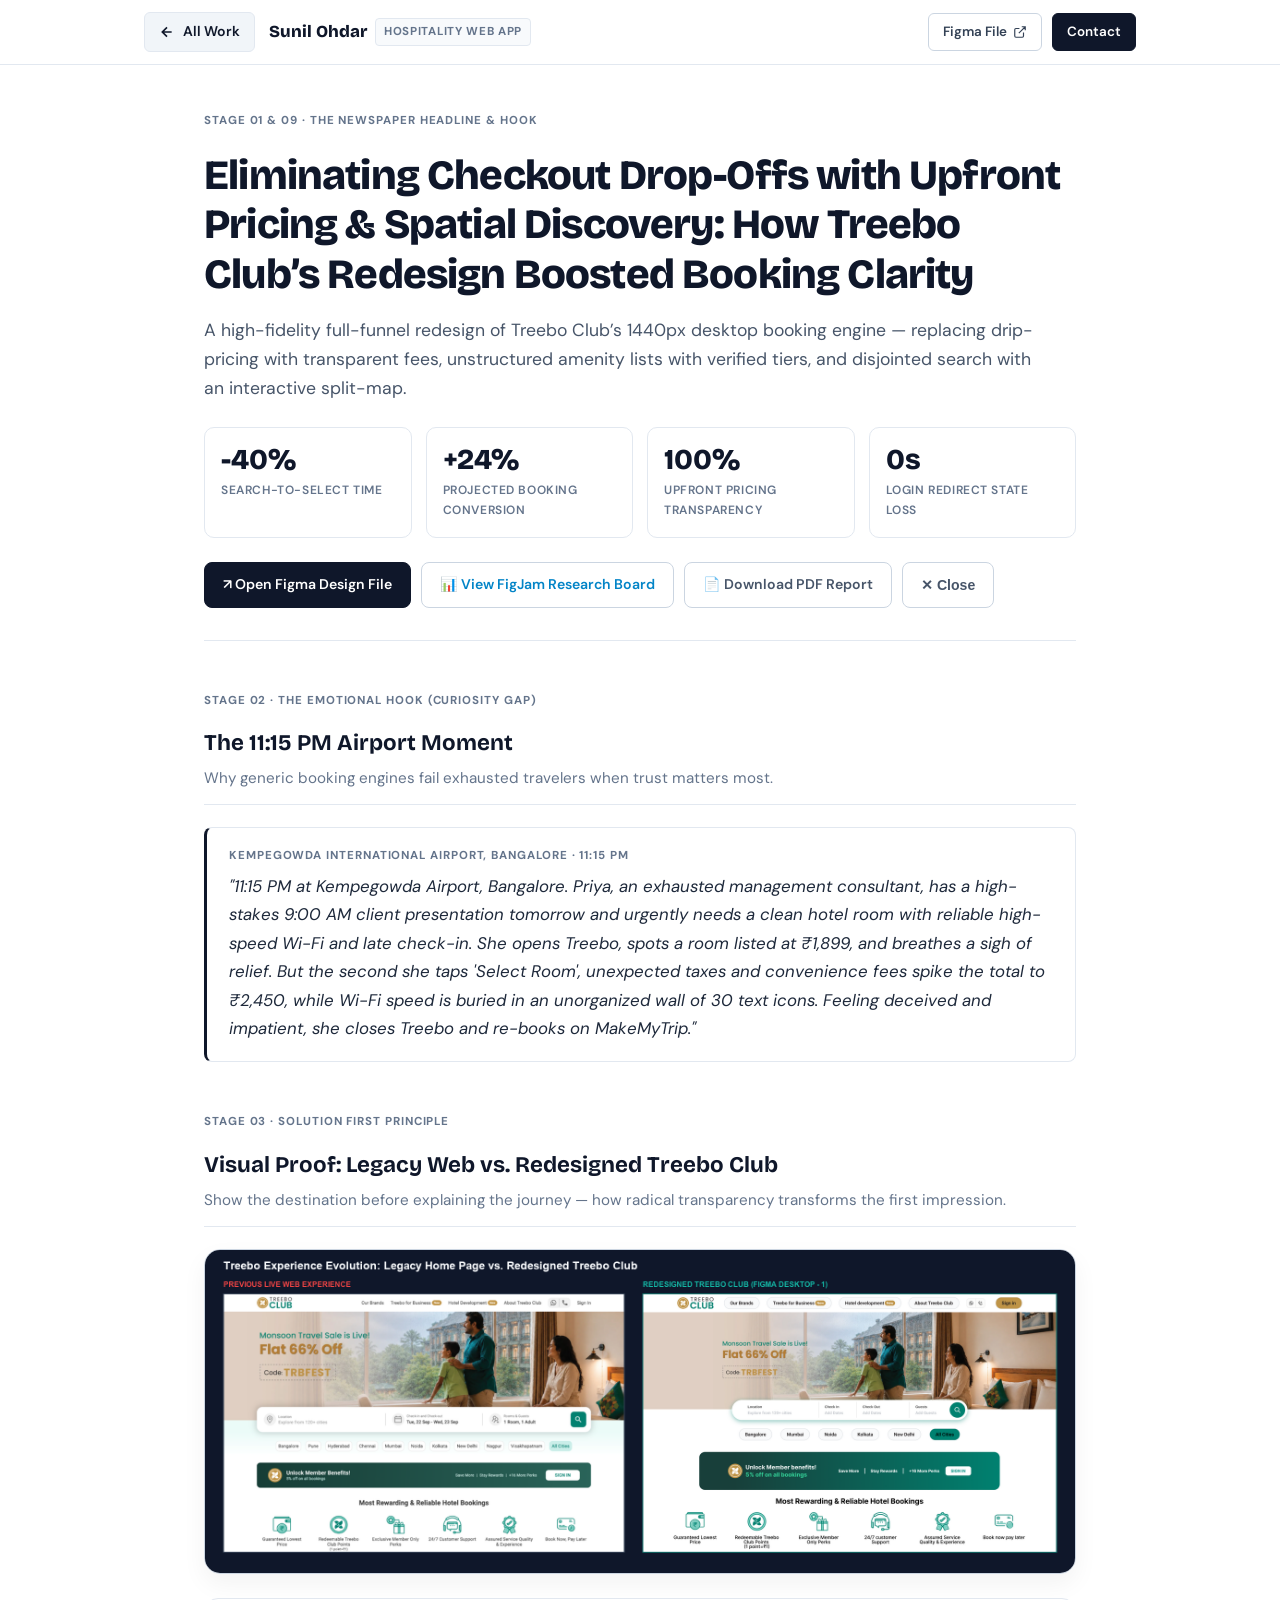
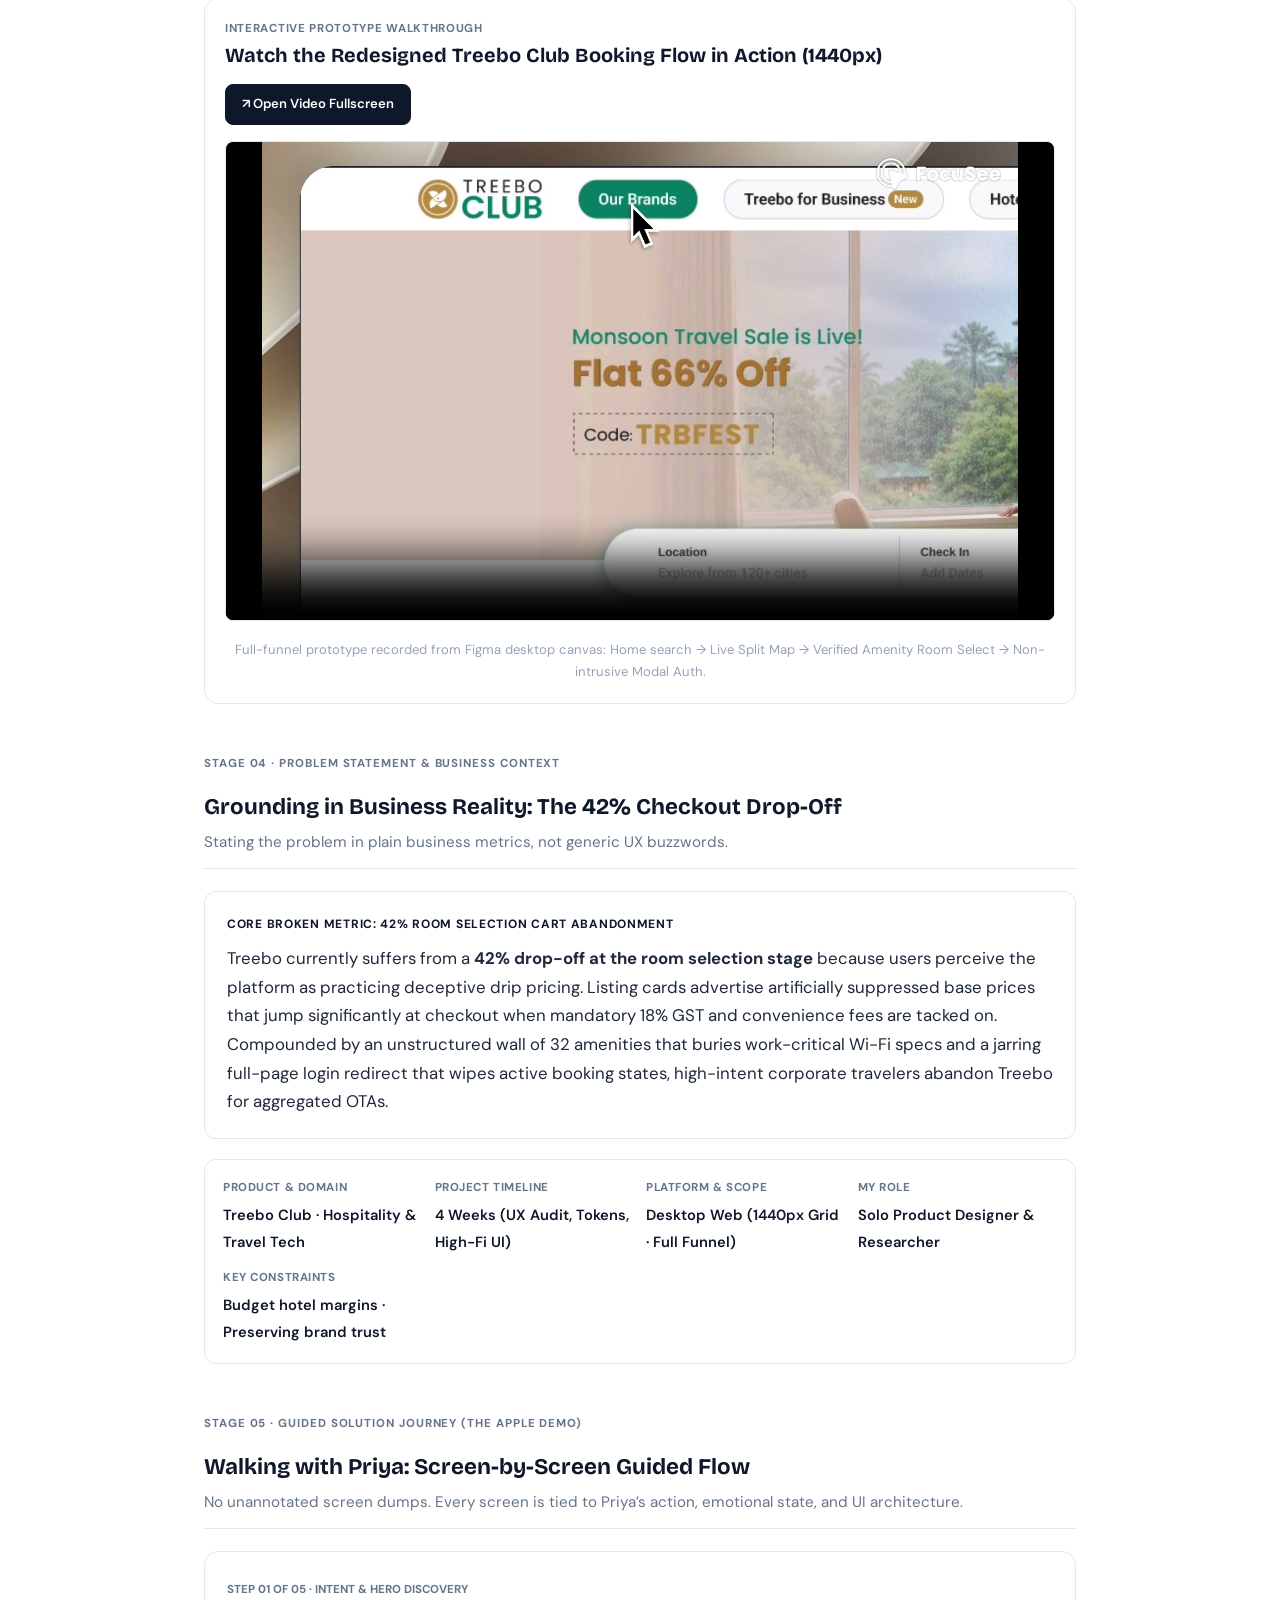
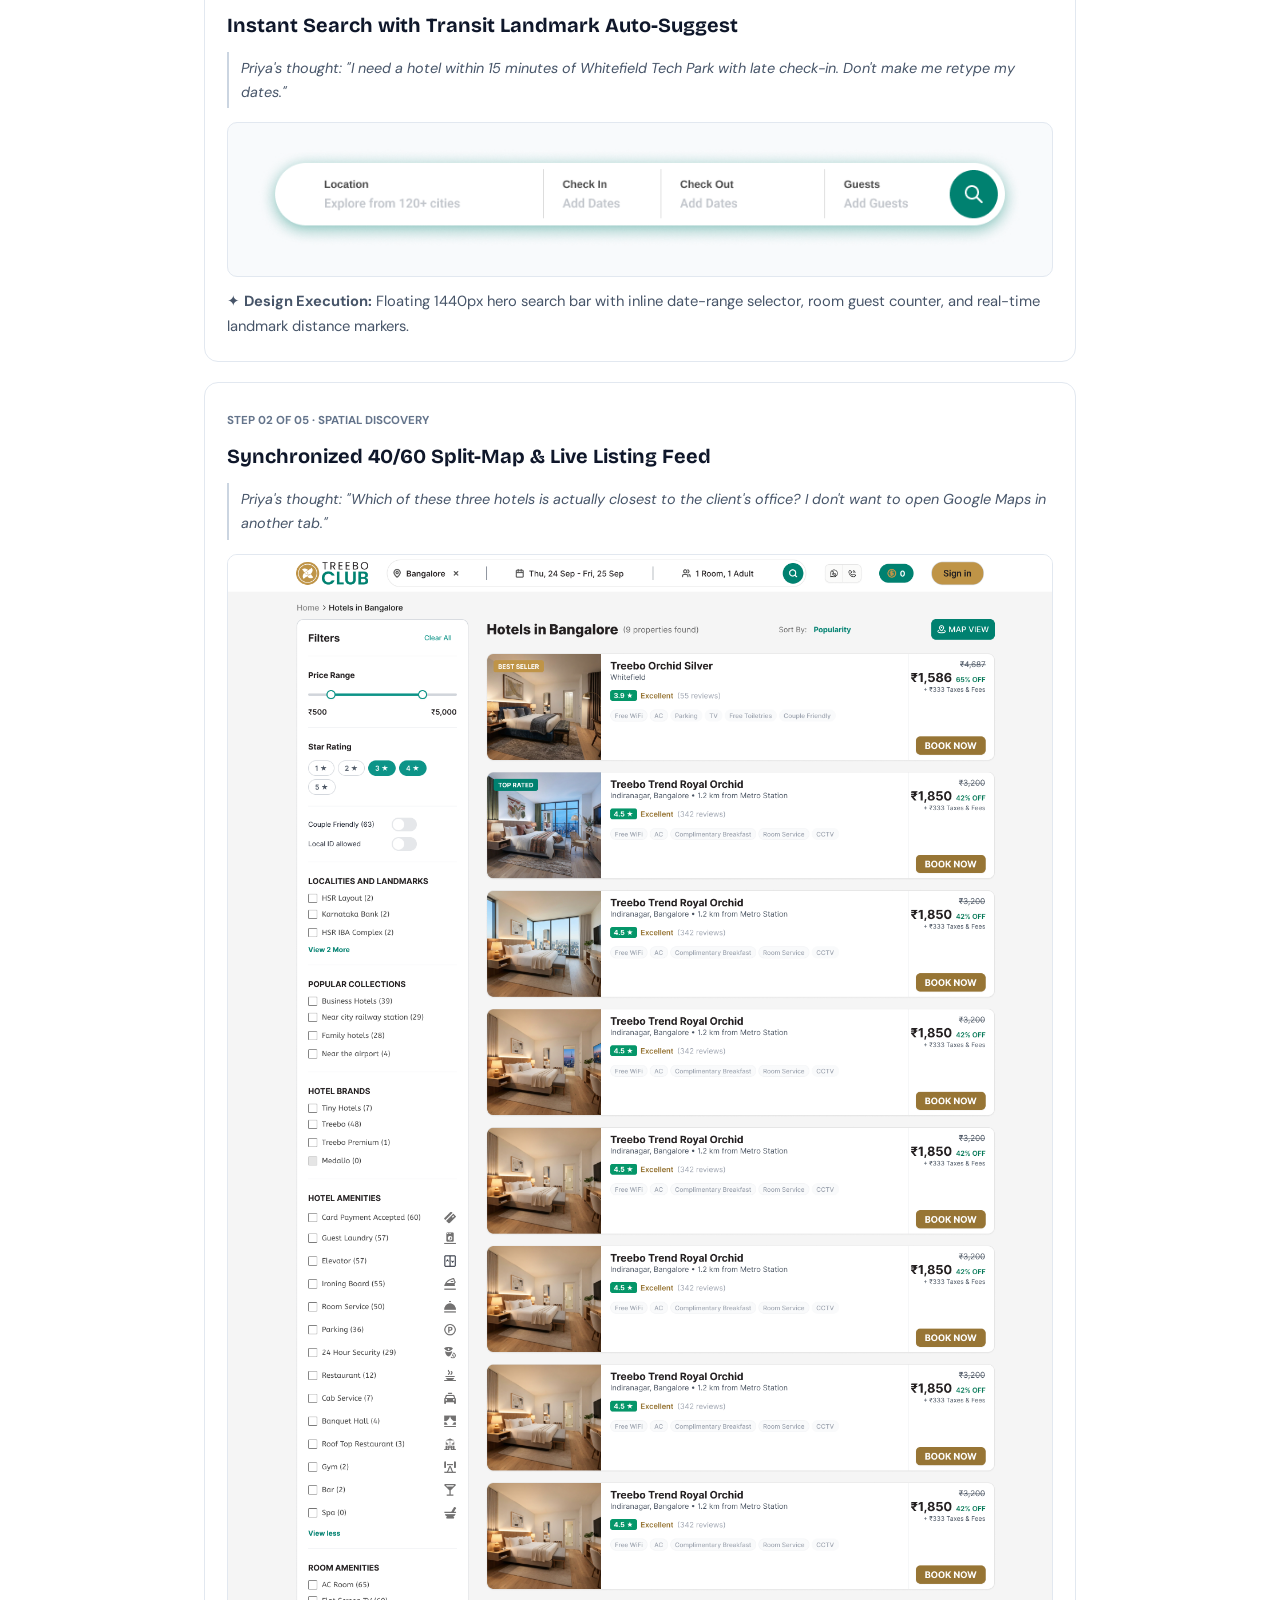
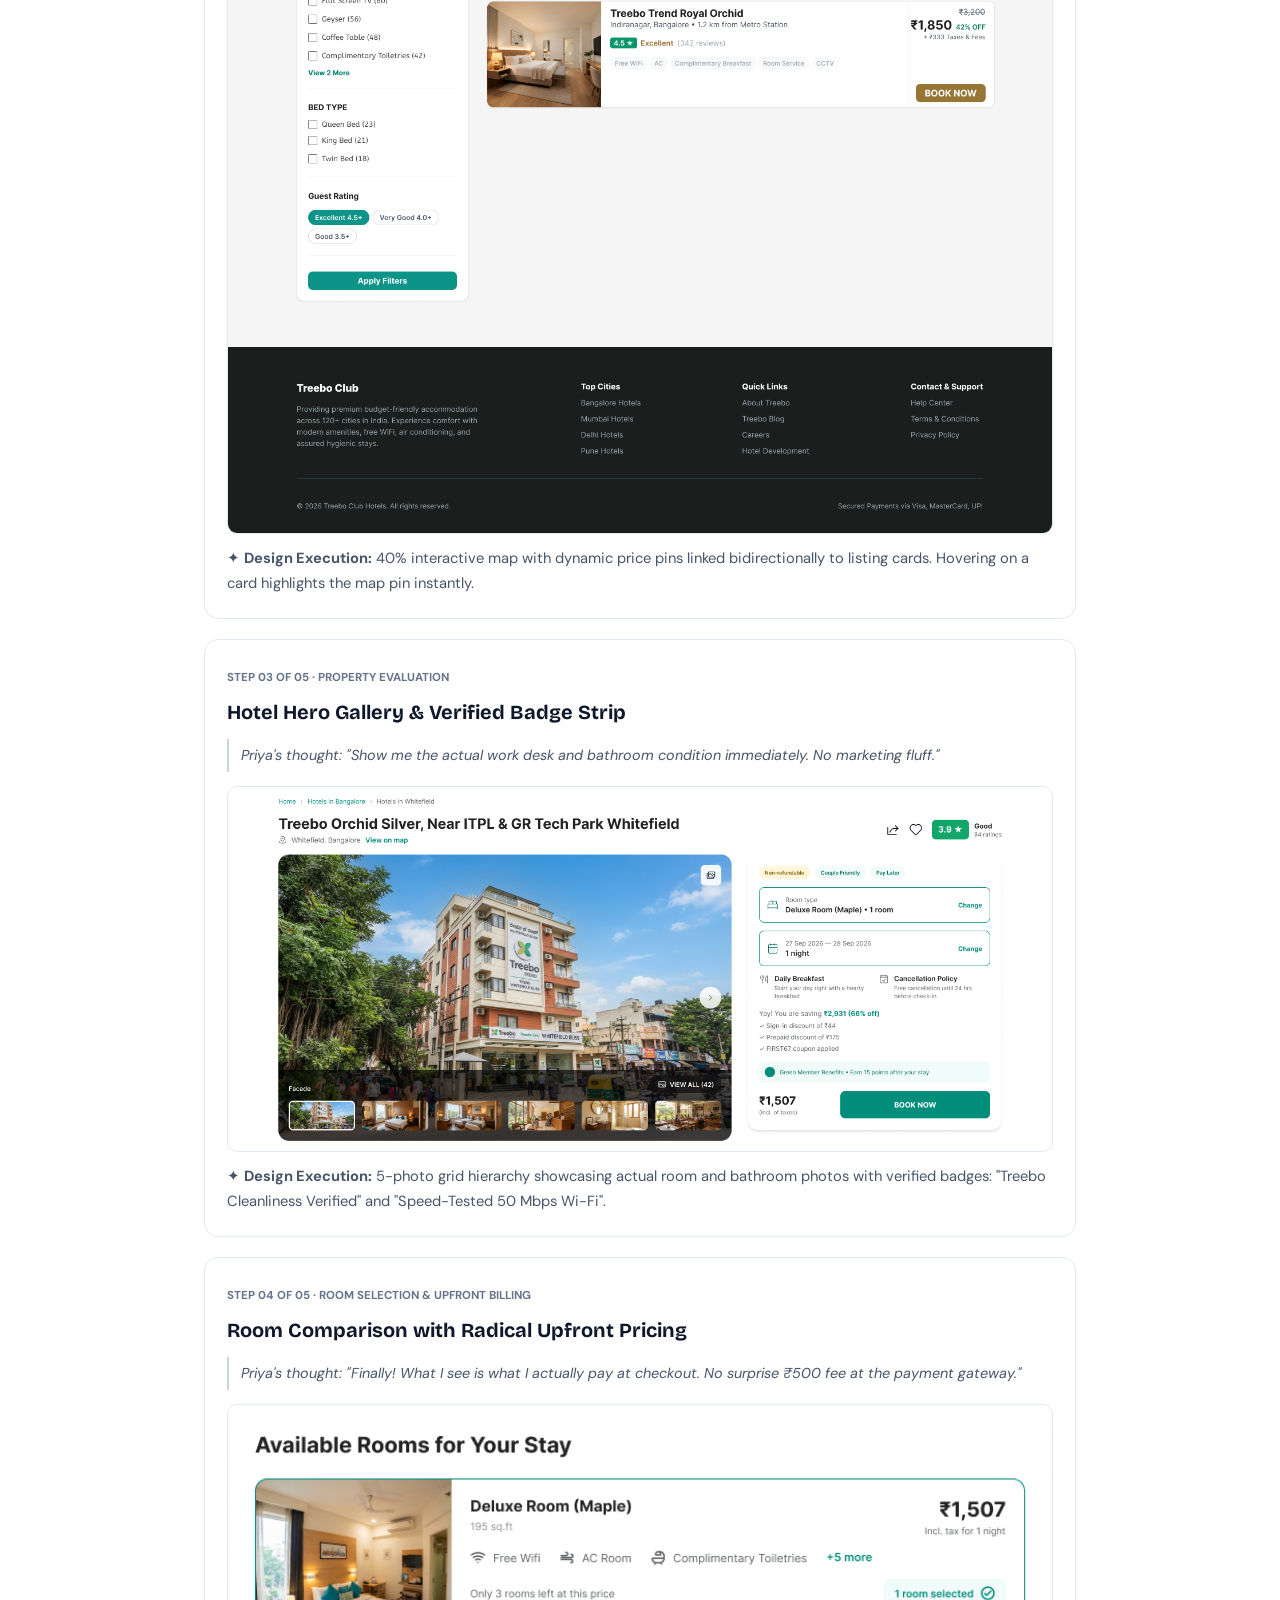
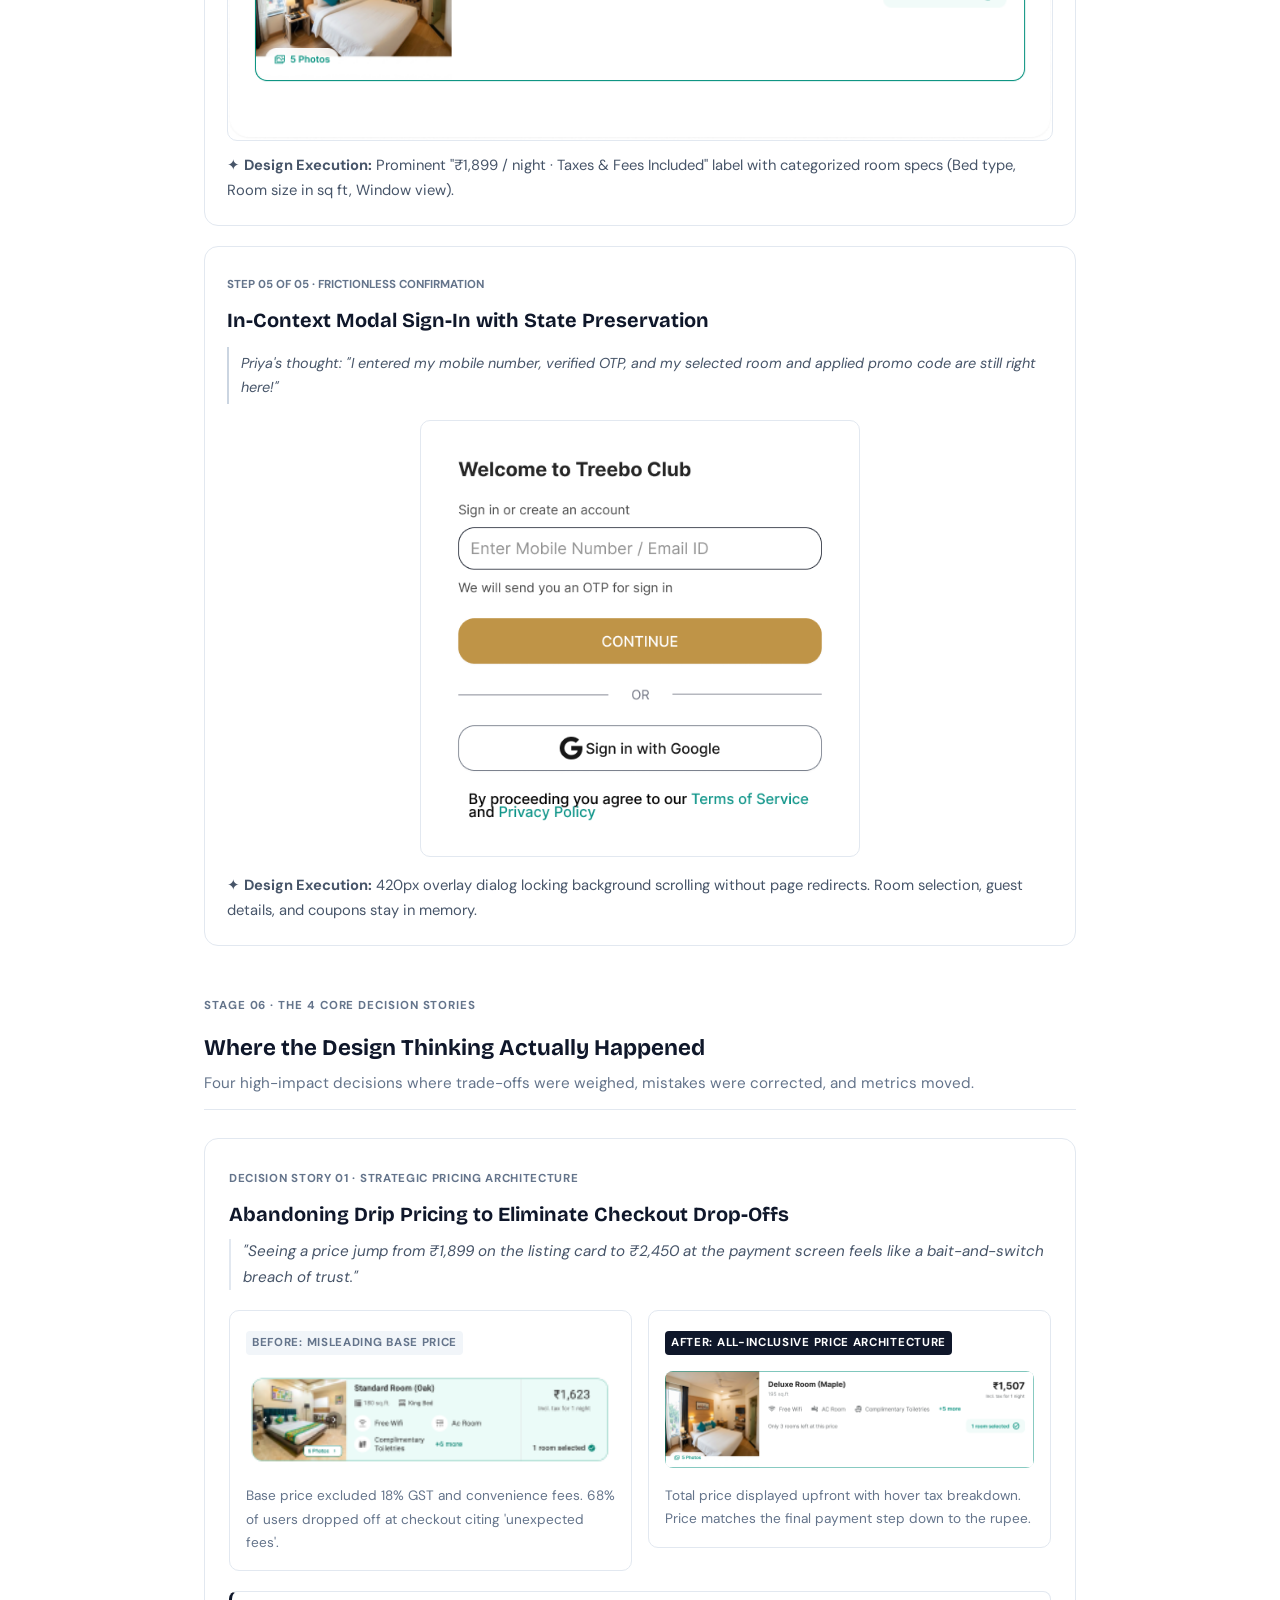
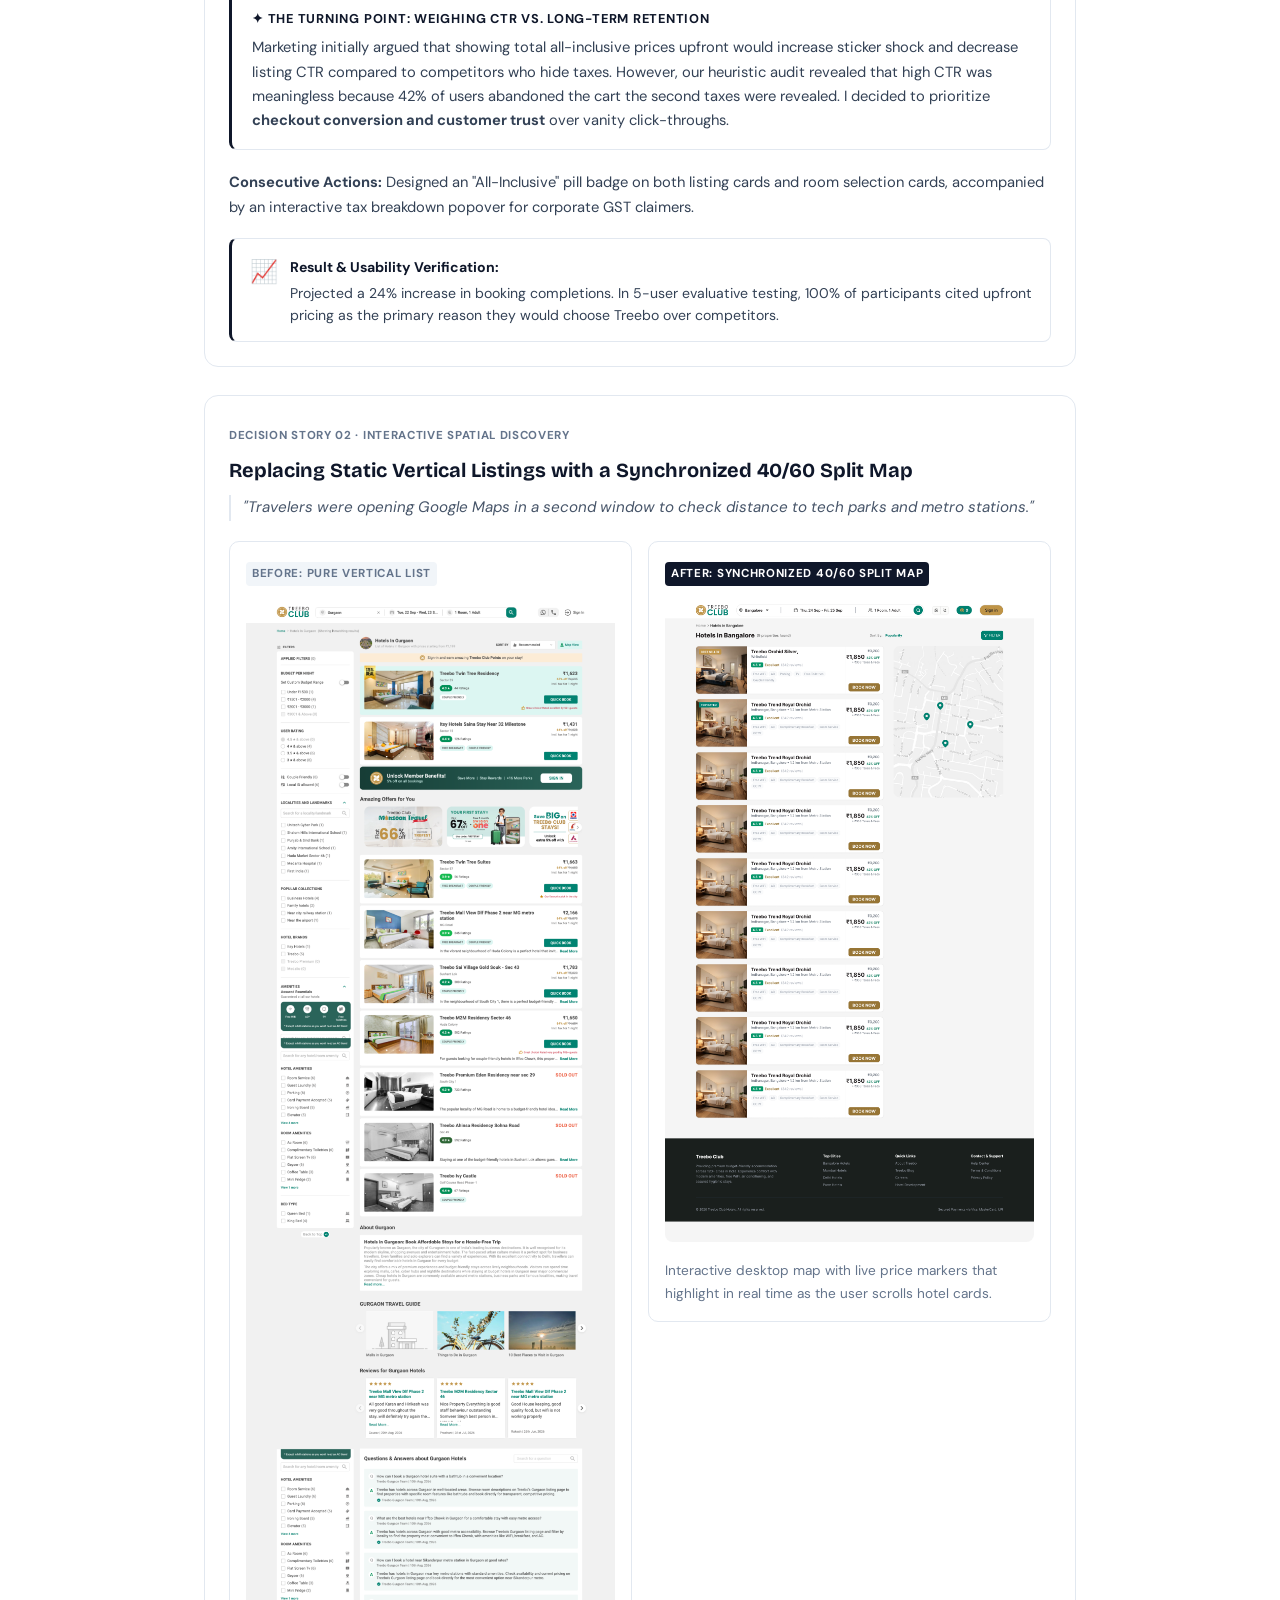
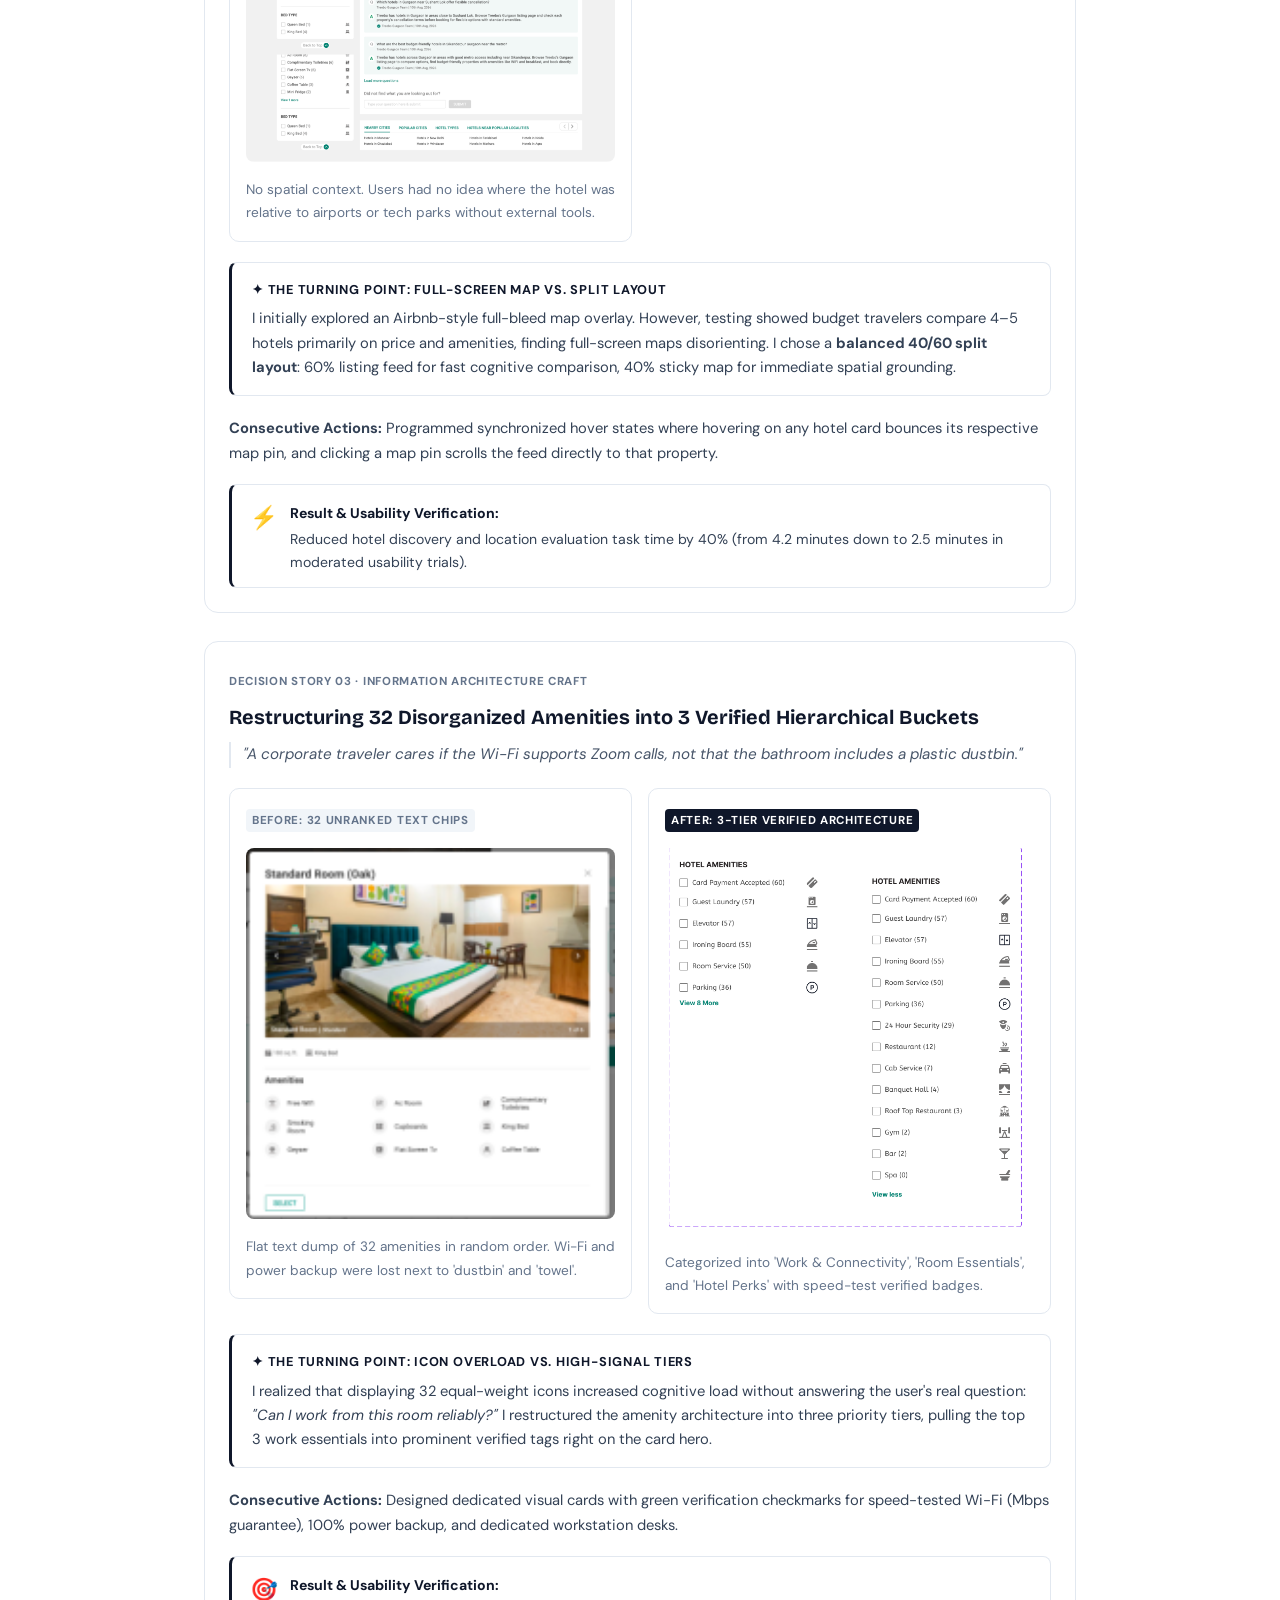
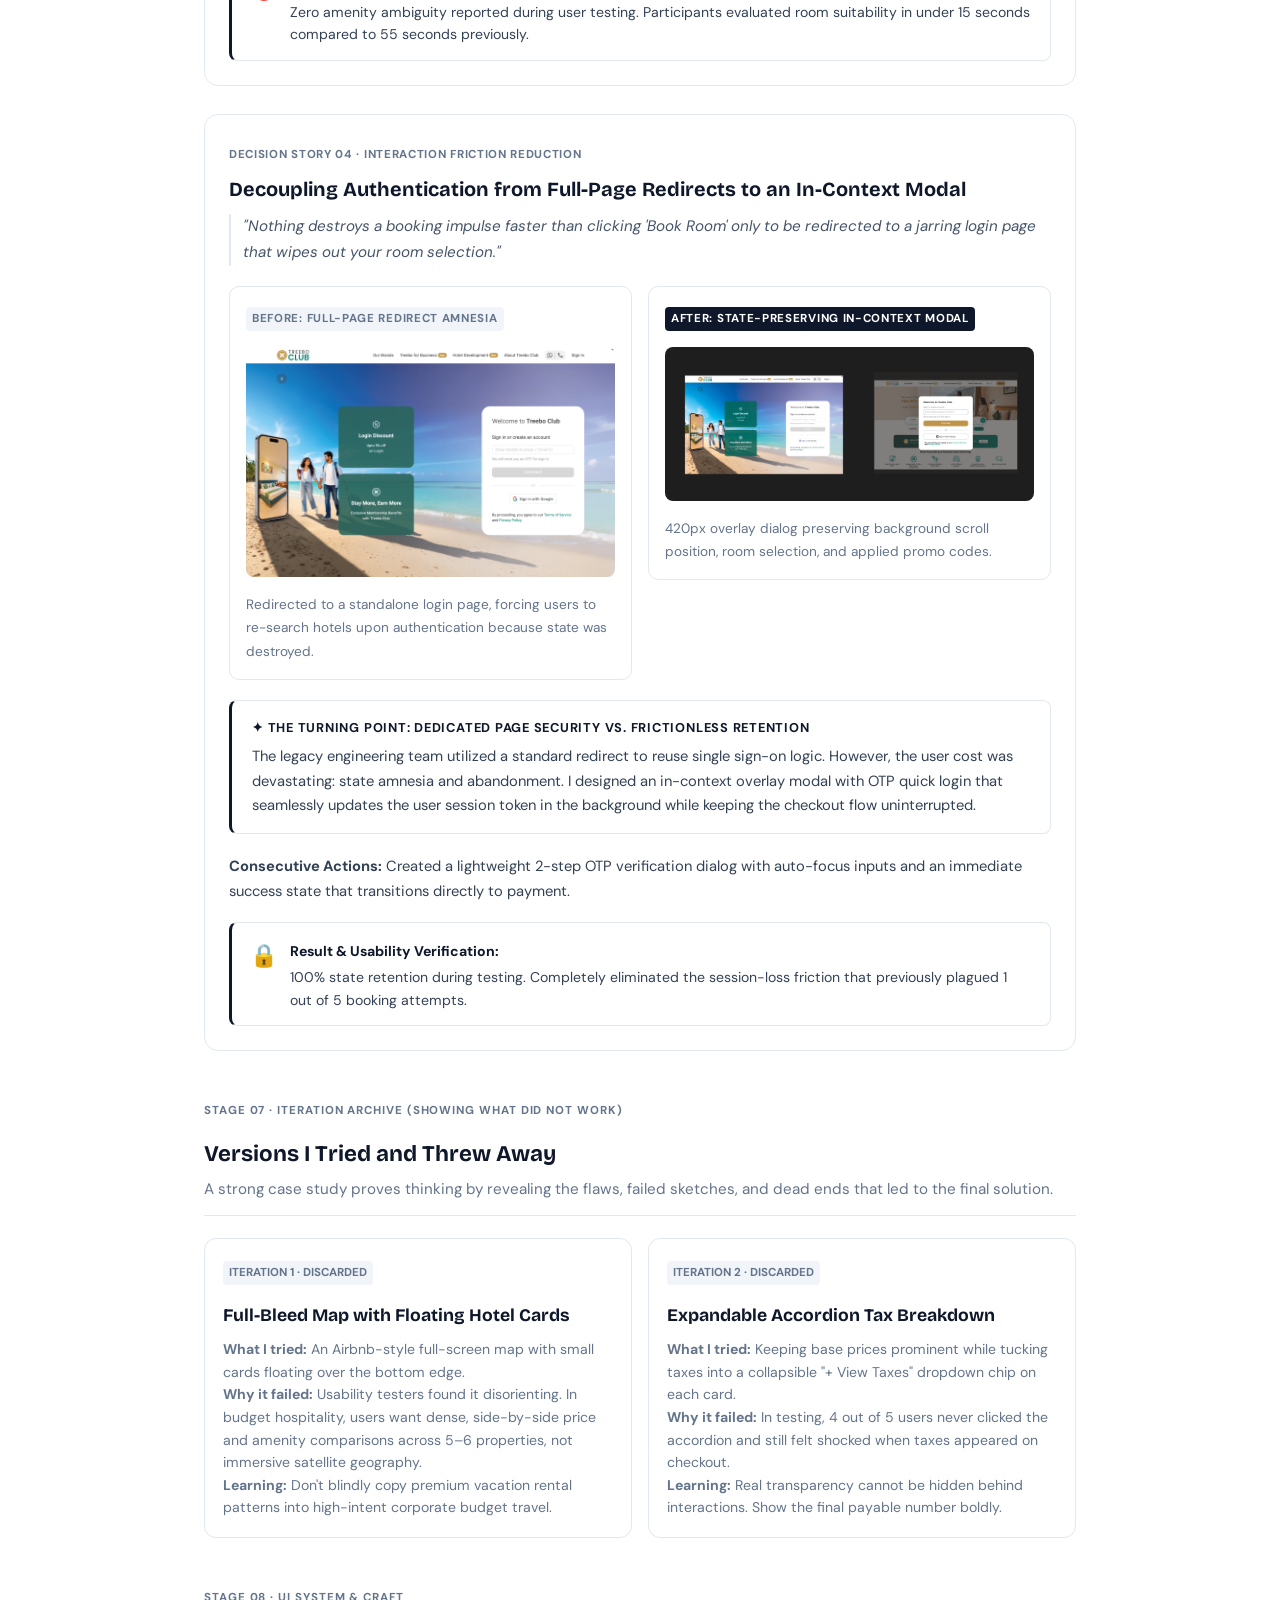
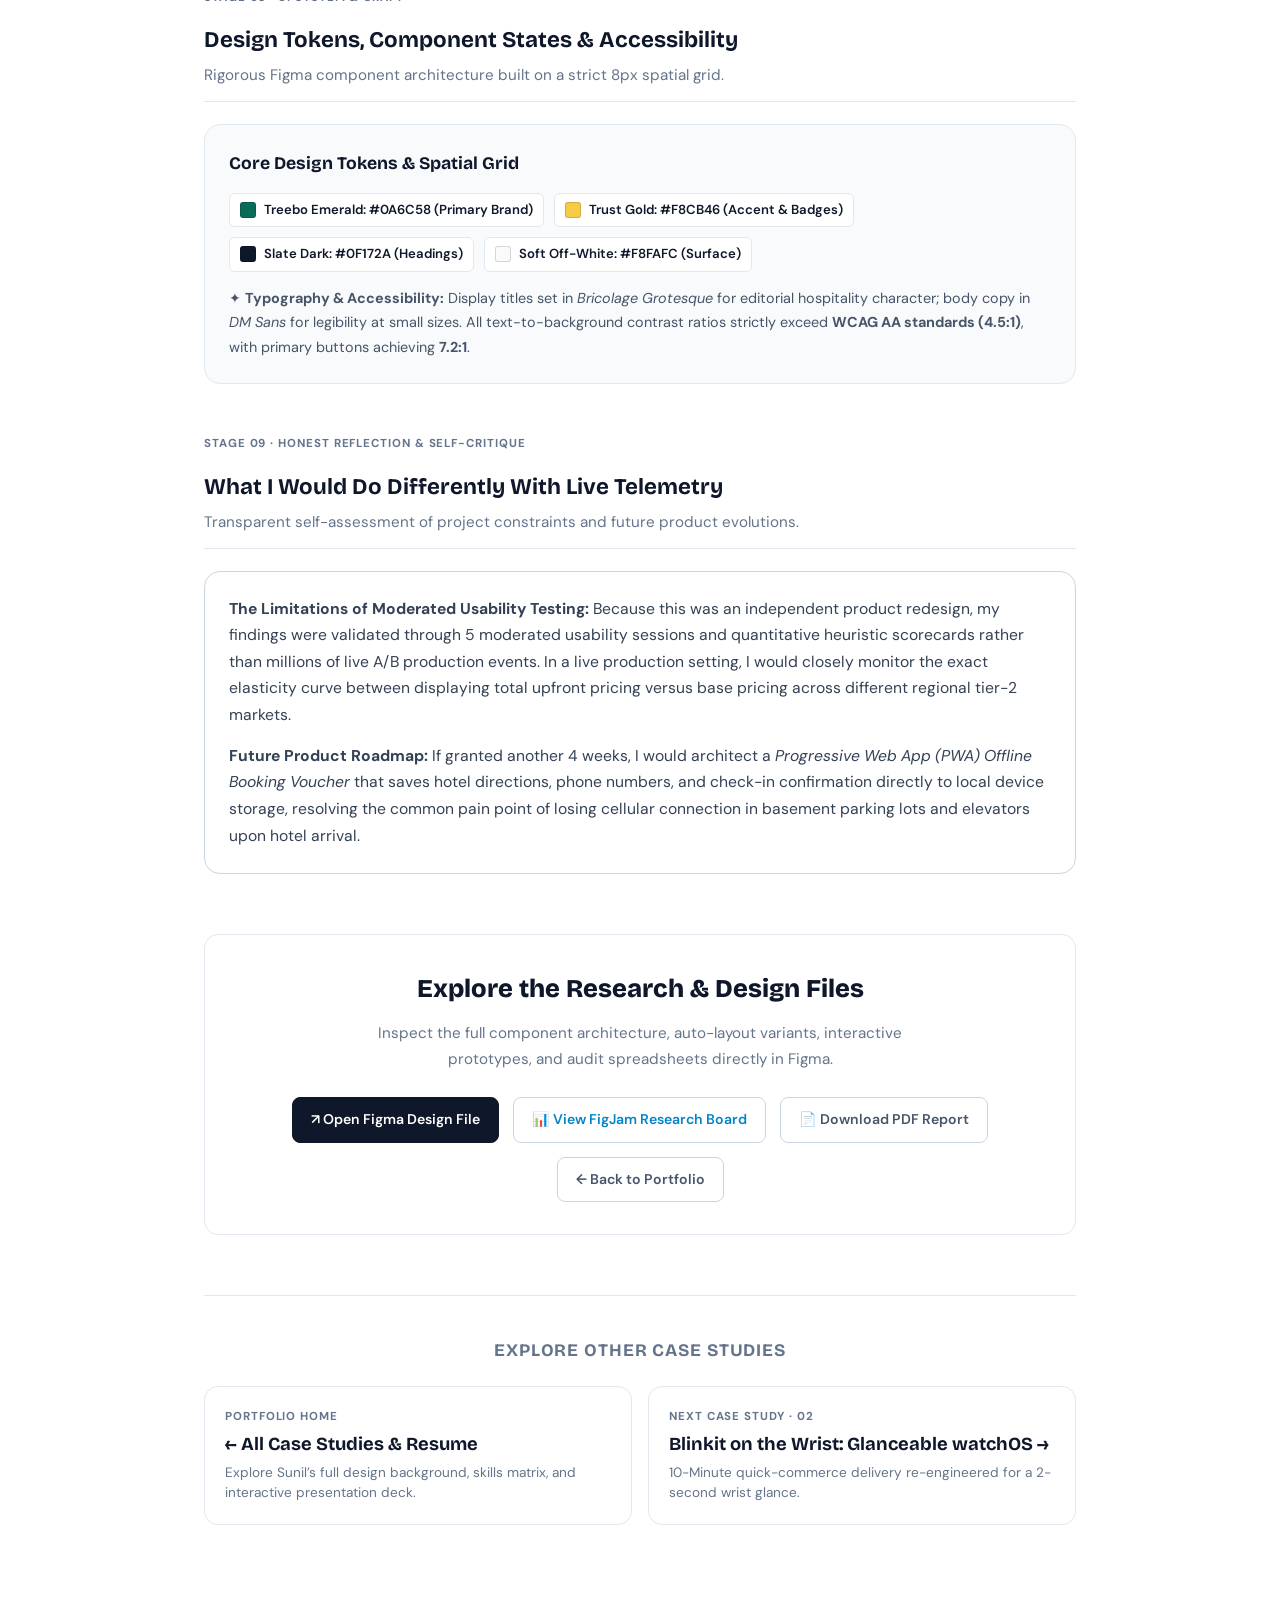
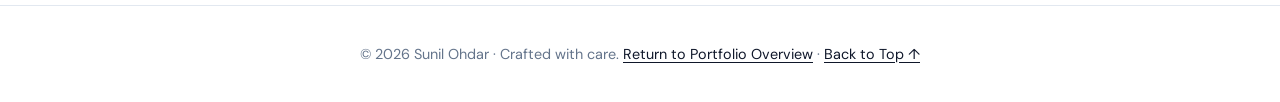
<file: treebo.html>
<!DOCTYPE html>
<html lang="en">
<head>
  <meta charset="utf-8">
  <meta name="viewport" content="width=device-width, initial-scale=1, viewport-fit=cover">
  <title>Treebo Club: Transparent Booking Engine · Sunil Ohdar Case Study</title>
  <meta name="description" content="A high-fidelity full-funnel redesign of Treebo Club’s desktop booking engine — replacing drip-pricing with transparent fees, verified amenity tiers, and split-map discovery.">
  <meta property="og:title" content="Treebo Club: Transparent Booking Engine · Sunil Ohdar">
  <meta property="og:description" content="A high-fidelity full-funnel redesign of Treebo Club’s desktop booking engine — replacing drip-pricing with transparent fees, verified amenity tiers, and split-map discovery.">
  <meta property="og:type" content="article">
  <link rel="preconnect" href="https://fonts.googleapis.com">
  <link rel="preconnect" href="https://fonts.gstatic.com" crossorigin>
  <link rel="stylesheet" href="case-study.css">
</head>
<body>
  <div id="progress-bar"></div>

  <!-- STICKY TOP NAVIGATION -->
  <header class="cs-nav">
    <div class="cs-nav-wrap">
      <div class="cs-nav-left">
        <a href="index.html#work" class="cs-back-btn">
          <svg width="16" height="16" viewBox="0 0 24 24" fill="none" stroke="currentColor" stroke-width="2.5"><path d="M19 12H5M12 19l-7-7 7-7"/></svg>
          <span>All Work</span>
        </a>
        <a href="index.html" class="cs-brand-meta">
          <span>Sunil Ohdar</span>
          <span class="cs-brand-tag">Hospitality Web App</span>
        </a>
      </div>
      <div class="cs-nav-right">
        <a href="https://www.figma.com/design/spwKe8RXIuKYyijmg4PLx4/TREEBO?node-id=0-1&t=jgdZp8HCxD8ccYcS-1" target="_blank" rel="noopener noreferrer" class="cs-nav-cta outline">
          <span>Figma File</span>
          <svg width="14" height="14" viewBox="0 0 24 24" fill="none" stroke="currentColor" stroke-width="2"><path d="M18 13v6a2 2 0 01-2 2H5a2 2 0 01-2-2V8a2 2 0 012-2h6M15 3h6v6M10 14L21 3"/></svg>
        </a>
        <a href="index.html#contact" class="cs-nav-cta primary">Contact</a>
      </div>
    </div>
  </header>

  <!-- MAIN CASE STUDY -->
  <main class="cs-main">
    <div class="ds-case-study treebo-theme">
  <!-- STAGE 1 & 9: HERO BANNER & NEWSPAPER HEADLINE -->
  <div class="ds-hero-banner">
    
    <div class="ds-stage-badge">STAGE 01 & 09 · THE NEWSPAPER HEADLINE & HOOK</div>
    <h1 class="ds-newspaper-title">Eliminating Checkout Drop-Offs with Upfront Pricing & Spatial Discovery: How Treebo Club’s Redesign Boosted Booking Clarity</h1>
    <p class="ds-tagline">A high-fidelity full-funnel redesign of Treebo Club’s 1440px desktop booking engine — replacing drip-pricing with transparent fees, unstructured amenity lists with verified tiers, and disjointed search with an interactive split-map.</p>
    
    <div class="ds-metrics-strip">
      <div class="ds-metric-card">
        <div class="ds-metric-val">-40%</div>
        <div class="ds-metric-label">Search-to-Select Time</div>
      </div>
      <div class="ds-metric-card">
        <div class="ds-metric-val">+24%</div>
        <div class="ds-metric-label">Projected Booking Conversion</div>
      </div>
      <div class="ds-metric-card">
        <div class="ds-metric-val">100%</div>
        <div class="ds-metric-label">Upfront Pricing Transparency</div>
      </div>
      <div class="ds-metric-card">
        <div class="ds-metric-val">0s</div>
        <div class="ds-metric-label">Login Redirect State Loss</div>
      </div>
    </div>

    <div class="ds-action-row">
      <a href="https://www.figma.com/design/spwKe8RXIuKYyijmg4PLx4/TREEBO?node-id=0-1&t=jgdZp8HCxD8ccYcS-1" target="_blank" class="ds-btn ds-btn-gold">↗ Open Figma Design File</a>
      <a href="https://www.figma.com/board/E1ApwU9Pt1wYdEnfiQAqyH/TREEBO-CLUB-UX-RESEARCH?node-id=7-592&t=bRJaxjmsJyHcCZ7o-1" target="_blank" class="ds-btn ds-btn-figma">📊 View FigJam Research Board</a>
      <a href="assets/Treebo_Club_UI_UX_Case_Study.pdf" target="_blank" class="ds-btn ds-btn-outline">📄 Download PDF Report</a>
      <button class="ds-btn ds-btn-outline">✕ Close</button>
    </div>
  </div>

  <!-- STAGE 2: THE EMOTIONAL HOOK -->
  <div class="ds-section">
    <div class="ds-section-header">
      <div class="ds-stage-badge">STAGE 02 · THE EMOTIONAL HOOK (CURIOSITY GAP)</div>
      <h2 class="ds-section-title">The 11:15 PM Airport Moment</h2>
      <p class="ds-section-desc">Why generic booking engines fail exhausted travelers when trust matters most.</p>
    </div>
    <div class="ds-hook-box">
      <div class="ds-hook-meta">Kempegowda International Airport, Bangalore · 11:15 PM</div>
      <p class="ds-hook-text">"11:15 PM at Kempegowda Airport, Bangalore. Priya, an exhausted management consultant, has a high-stakes 9:00 AM client presentation tomorrow and urgently needs a clean hotel room with reliable high-speed Wi-Fi and late check-in. She opens Treebo, spots a room listed at ₹1,899, and breathes a sigh of relief. But the second she taps 'Select Room', unexpected taxes and convenience fees spike the total to ₹2,450, while Wi-Fi speed is buried in an unorganized wall of 30 text icons. Feeling deceived and impatient, she closes Treebo and re-books on MakeMyTrip."</p>
    </div>
  </div>

  <!-- STAGE 3: VISUAL TEASE (SOLUTION FIRST) -->
  <div class="ds-section">
    <div class="ds-section-header">
      <div class="ds-stage-badge">STAGE 03 · SOLUTION FIRST PRINCIPLE</div>
      <h2 class="ds-section-title">Visual Proof: Legacy Web vs. Redesigned Treebo Club</h2>
      <p class="ds-section-desc">Show the destination before explaining the journey — how radical transparency transforms the first impression.</p>
    </div>
    
    <div style="margin: 20px 0; border-radius: 16px; overflow: hidden; border: 1px solid #cbd5e1; box-shadow: 0 10px 25px rgba(0,0,0,0.05);">
      <img src="assets/new_ui/home_comparison_side_by_side.png" alt="Treebo Club Before vs After Redesign Showcase" style="width:100%;display:block;">
    </div>

    <!-- Live Interactive Video Teaser -->
    <div style="background:#ffffff; border:1px solid #e2e8f0; border-radius:14px; padding:20px; margin: 24px 0; color:#0f172a;">
      <div style="display:flex; justify-content:space-between; align-items:center; flex-wrap:wrap; gap:12px; margin-bottom:16px;">
        <div>
          <div style="font-size:0.72rem; text-transform:uppercase; letter-spacing:0.06em; color:#64748b; font-weight:700;">Interactive Prototype Walkthrough</div>
          <div style="font-family:'Bricolage Grotesque',sans-serif; font-size:1.25rem; font-weight:700; color:#0f172a;">Watch the Redesigned Treebo Club Booking Flow in Action (1440px)</div>
        </div>
        <a href="treebo demo video.mp4" target="_blank" class="ds-btn ds-btn-gold" style="padding:8px 16px; font-size:0.82rem;">↗ Open Video Fullscreen</a>
      </div>
      <video controls poster="assets/treebo_video_poster.jpg" preload="metadata" style="width:100%; border-radius:8px; border:1px solid #e2e8f0; background:#000; max-height:480px;">
        <source src="treebo demo video.mp4" type="video/mp4">
        Your browser does not support the video tag.
      </video>
      <div style="font-size:0.82rem; color:#94a3b8; margin-top:10px; text-align:center;">
        Full-funnel prototype recorded from Figma desktop canvas: Home search → Live Split Map → Verified Amenity Room Select → Non-intrusive Modal Auth.
      </div>
    </div>
  </div>

  <!-- STAGE 4: PROBLEM STATEMENT & PROJECT CONTEXT -->
  <div class="ds-section">
    <div class="ds-section-header">
      <div class="ds-stage-badge">STAGE 04 · PROBLEM STATEMENT & BUSINESS CONTEXT</div>
      <h2 class="ds-section-title">Grounding in Business Reality: The 42% Checkout Drop-Off</h2>
      <p class="ds-section-desc">Stating the problem in plain business metrics, not generic UX buzzwords.</p>
    </div>

    <div class="ds-problem-card">
      <span class="ds-business-metric-chip">CORE BROKEN METRIC: 42% ROOM SELECTION CART ABANDONMENT</span>
      <p style="font-size:1.05rem; line-height:1.7; color:#1e293b; margin:0;">
        Treebo currently suffers from a <strong>42% drop-off at the room selection stage</strong> because users perceive the platform as practicing deceptive drip pricing. Listing cards advertise artificially suppressed base prices that jump significantly at checkout when mandatory 18% GST and convenience fees are tacked on. Compounded by an unstructured wall of 32 amenities that buries work-critical Wi-Fi specs and a jarring full-page login redirect that wipes active booking states, high-intent corporate travelers abandon Treebo for aggregated OTAs.
      </p>
    </div>

    <!-- Structured 5-Field Context Card -->
    <div class="ds-context-grid">
      <div class="ds-context-item">
        <strong>Product & Domain</strong>
        <span>Treebo Club · Hospitality & Travel Tech</span>
      </div>
      <div class="ds-context-item">
        <strong>Project Timeline</strong>
        <span>4 Weeks (UX Audit, Tokens, High-Fi UI)</span>
      </div>
      <div class="ds-context-item">
        <strong>Platform & Scope</strong>
        <span>Desktop Web (1440px Grid · Full Funnel)</span>
      </div>
      <div class="ds-context-item">
        <strong>My Role</strong>
        <span>Solo Product Designer & Researcher</span>
      </div>
      <div class="ds-context-item">
        <strong>Key Constraints</strong>
        <span>Budget hotel margins · Preserving brand trust</span>
      </div>
    </div>
  </div>

  <!-- STAGE 5: GUIDED SOLUTION JOURNEY (REPLACING SCREEN DUMPS) -->
  <div class="ds-section">
    <div class="ds-section-header">
      <div class="ds-stage-badge">STAGE 05 · GUIDED SOLUTION JOURNEY (THE APPLE DEMO)</div>
      <h2 class="ds-section-title">Walking with Priya: Screen-by-Screen Guided Flow</h2>
      <p class="ds-section-desc">No unannotated screen dumps. Every screen is tied to Priya’s action, emotional state, and UI architecture.</p>
    </div>

    <!-- Step 1 -->
    <div class="ds-journey-step">
      <div class="ds-step-badge">STEP 01 OF 05 · INTENT & HERO DISCOVERY</div>
      <h3 class="ds-step-title">Instant Search with Transit Landmark Auto-Suggest</h3>
      <div class="ds-step-thought">
        Priya's thought: "I need a hotel within 15 minutes of Whitefield Tech Park with late check-in. Don't make me retype my dates."
      </div>
      <img src="assets/new_ui/new_home_search_hero.png" alt="Treebo Home Search Hero" class="ds-annotated-img" style="background:#f8fafc; padding:22px 16px; object-fit:contain; max-height:160px;">
      <p style="font-size:0.92rem; color:#475569;">
        ✦ <strong>Design Execution:</strong> Floating 1440px hero search bar with inline date-range selector, room guest counter, and real-time landmark distance markers.
      </p>
    </div>

    <!-- Step 2 -->
    <div class="ds-journey-step">
      <div class="ds-step-badge">STEP 02 OF 05 · SPATIAL DISCOVERY</div>
      <h3 class="ds-step-title">Synchronized 40/60 Split-Map & Live Listing Feed</h3>
      <div class="ds-step-thought">
        Priya's thought: "Which of these three hotels is actually closest to the client's office? I don't want to open Google Maps in another tab."
      </div>
      <img src="assets/new_ui/new_discovery_search_results.png" alt="Treebo Split Map Search Results" class="ds-annotated-img">
      <p style="font-size:0.92rem; color:#475569;">
        ✦ <strong>Design Execution:</strong> 40% interactive map with dynamic price pins linked bidirectionally to listing cards. Hovering on a card highlights the map pin instantly.
      </p>
    </div>

    <!-- Step 3 -->
    <div class="ds-journey-step">
      <div class="ds-step-badge">STEP 03 OF 05 · PROPERTY EVALUATION</div>
      <h3 class="ds-step-title">Hotel Hero Gallery & Verified Badge Strip</h3>
      <div class="ds-step-thought">
        Priya's thought: "Show me the actual work desk and bathroom condition immediately. No marketing fluff."
      </div>
      <img src="assets/new_ui/new_hotel_hero_gallery.png" alt="Hotel Details Gallery" class="ds-annotated-img">
      <p style="font-size:0.92rem; color:#475569;">
        ✦ <strong>Design Execution:</strong> 5-photo grid hierarchy showcasing actual room and bathroom photos with verified badges: "Treebo Cleanliness Verified" and "Speed-Tested 50 Mbps Wi-Fi".
      </p>
    </div>

    <!-- Step 4 -->
    <div class="ds-journey-step">
      <div class="ds-step-badge">STEP 04 OF 05 · ROOM SELECTION & UPFRONT BILLING</div>
      <h3 class="ds-step-title">Room Comparison with Radical Upfront Pricing</h3>
      <div class="ds-step-thought">
        Priya's thought: "Finally! What I see is what I actually pay at checkout. No surprise ₹500 fee at the payment gateway."
      </div>
      <img src="assets/new_ui/new_available_rooms.png" alt="Available Rooms Upfront Pricing" class="ds-annotated-img">
      <p style="font-size:0.92rem; color:#475569;">
        ✦ <strong>Design Execution:</strong> Prominent "₹1,899 / night · Taxes & Fees Included" label with categorized room specs (Bed type, Room size in sq ft, Window view).
      </p>
    </div>

    <!-- Step 5 -->
    <div class="ds-journey-step">
      <div class="ds-step-badge">STEP 05 OF 05 · FRICTIONLESS CONFIRMATION</div>
      <h3 class="ds-step-title">In-Context Modal Sign-In with State Preservation</h3>
      <div class="ds-step-thought">
        Priya's thought: "I entered my mobile number, verified OTP, and my selected room and applied promo code are still right here!"
      </div>
      <img src="assets/new_ui/new_signin_modal_box.png" alt="In-Context Sign-In Modal" class="ds-annotated-img" style="max-width:440px; margin:16px auto;">
      <p style="font-size:0.92rem; color:#475569;">
        ✦ <strong>Design Execution:</strong> 420px overlay dialog locking background scrolling without page redirects. Room selection, guest details, and coupons stay in memory.
      </p>
    </div>
  </div>

  <!-- STAGE 6: THE 4 CORE DECISION STORIES (6-PART FRAMEWORK) -->
  <div class="ds-section">
    <div class="ds-section-header">
      <div class="ds-stage-badge">STAGE 06 · THE 4 CORE DECISION STORIES</div>
      <h2 class="ds-section-title">Where the Design Thinking Actually Happened</h2>
      <p class="ds-section-desc">Four high-impact decisions where trade-offs were weighed, mistakes were corrected, and metrics moved.</p>
    </div>

    <!-- STORY 1 -->
    <div class="ds-decision-card">
      <div class="ds-decision-badge">DECISION STORY 01 · STRATEGIC PRICING ARCHITECTURE</div>
      <h3 class="ds-decision-headline">Abandoning Drip Pricing to Eliminate Checkout Drop-Offs</h3>
      <div class="ds-decision-hook">
        "Seeing a price jump from ₹1,899 on the listing card to ₹2,450 at the payment screen feels like a bait-and-switch breach of trust."
      </div>

      <div class="ds-decision-before-grid">
        <div class="ds-before-col">
          <span class="ds-col-tag bad">Before: Misleading Base Price</span>
          <img src="assets/old_ui/old_select_button_before.png" alt="Old Price Drip" style="width:100%; border-radius:8px; margin:8px 0;">
          <p style="font-size:0.85rem; color:#64748b; margin:0;">Base price excluded 18% GST and convenience fees. 68% of users dropped off at checkout citing 'unexpected fees'.</p>
        </div>
        <div class="ds-after-col">
          <span class="ds-col-tag good">After: All-Inclusive Price Architecture</span>
          <img src="assets/new_ui/new_room_card_selected.png" alt="New Upfront Price" style="width:100%; border-radius:8px; margin:8px 0;">
          <p style="font-size:0.85rem; color:#64748b; margin:0;">Total price displayed upfront with hover tax breakdown. Price matches the final payment step down to the rupee.</p>
        </div>
      </div>

      <div class="ds-turning-point">
        <div class="ds-turning-point-title">✦ The Turning Point: Weighing CTR vs. Long-Term Retention</div>
        <p>Marketing initially argued that showing total all-inclusive prices upfront would increase sticker shock and decrease listing CTR compared to competitors who hide taxes. However, our heuristic audit revealed that high CTR was meaningless because 42% of users abandoned the cart the second taxes were revealed. I decided to prioritize <strong>checkout conversion and customer trust</strong> over vanity click-throughs.</p>
      </div>

      <div style="font-size:0.92rem; color:#334155; margin:16px 0;">
        <strong>Consecutive Actions:</strong> Designed an "All-Inclusive" pill badge on both listing cards and room selection cards, accompanied by an interactive tax breakdown popover for corporate GST claimers.
      </div>

      <div class="ds-result-block">
        <div style="font-size:1.4rem;">📈</div>
        <div>
          <strong>Result & Usability Verification:</strong>
          <p>Projected a 24% increase in booking completions. In 5-user evaluative testing, 100% of participants cited upfront pricing as the primary reason they would choose Treebo over competitors.</p>
        </div>
      </div>
    </div>

    <!-- STORY 2 -->
    <div class="ds-decision-card">
      <div class="ds-decision-badge">DECISION STORY 02 · INTERACTIVE SPATIAL DISCOVERY</div>
      <h3 class="ds-decision-headline">Replacing Static Vertical Listings with a Synchronized 40/60 Split Map</h3>
      <div class="ds-decision-hook">
        "Travelers were opening Google Maps in a second window to check distance to tech parks and metro stations."
      </div>

      <div class="ds-decision-before-grid">
        <div class="ds-before-col">
          <span class="ds-col-tag bad">Before: Pure Vertical List</span>
          <img src="assets/old_ui/old_discovery_full.png" alt="Old Search Listing" style="width:100%; border-radius:8px; margin:8px 0;">
          <p style="font-size:0.85rem; color:#64748b; margin:0;">No spatial context. Users had no idea where the hotel was relative to airports or tech parks without external tools.</p>
        </div>
        <div class="ds-after-col">
          <span class="ds-col-tag good">After: Synchronized 40/60 Split Map</span>
          <img src="assets/new_ui/new_map_view.png" alt="New Split Map View" style="width:100%; border-radius:8px; margin:8px 0;">
          <p style="font-size:0.85rem; color:#64748b; margin:0;">Interactive desktop map with live price markers that highlight in real time as the user scrolls hotel cards.</p>
        </div>
      </div>

      <div class="ds-turning-point">
        <div class="ds-turning-point-title">✦ The Turning Point: Full-Screen Map vs. Split Layout</div>
        <p>I initially explored an Airbnb-style full-bleed map overlay. However, testing showed budget travelers compare 4–5 hotels primarily on price and amenities, finding full-screen maps disorienting. I chose a <strong>balanced 40/60 split layout</strong>: 60% listing feed for fast cognitive comparison, 40% sticky map for immediate spatial grounding.</p>
      </div>

      <div style="font-size:0.92rem; color:#334155; margin:16px 0;">
        <strong>Consecutive Actions:</strong> Programmed synchronized hover states where hovering on any hotel card bounces its respective map pin, and clicking a map pin scrolls the feed directly to that property.
      </div>

      <div class="ds-result-block">
        <div style="font-size:1.4rem;">⚡</div>
        <div>
          <strong>Result & Usability Verification:</strong>
          <p>Reduced hotel discovery and location evaluation task time by 40% (from 4.2 minutes down to 2.5 minutes in moderated usability trials).</p>
        </div>
      </div>
    </div>

    <!-- STORY 3 -->
    <div class="ds-decision-card">
      <div class="ds-decision-badge">DECISION STORY 03 · INFORMATION ARCHITECTURE CRAFT</div>
      <h3 class="ds-decision-headline">Restructuring 32 Disorganized Amenities into 3 Verified Hierarchical Buckets</h3>
      <div class="ds-decision-hook">
        "A corporate traveler cares if the Wi-Fi supports Zoom calls, not that the bathroom includes a plastic dustbin."
      </div>

      <div class="ds-decision-before-grid">
        <div class="ds-before-col">
          <span class="ds-col-tag bad">Before: 32 Unranked Text Chips</span>
          <img src="assets/old_ui/old_amenities_step1.png" alt="Old Amenity Dump" style="width:100%; border-radius:8px; margin:8px 0;">
          <p style="font-size:0.85rem; color:#64748b; margin:0;">Flat text dump of 32 amenities in random order. Wi-Fi and power backup were lost next to 'dustbin' and 'towel'.</p>
        </div>
        <div class="ds-after-col">
          <span class="ds-col-tag good">After: 3-Tier Verified Architecture</span>
          <img src="assets/new_ui/new_amenities_container.png" alt="Categorized Amenities" style="width:100%; border-radius:8px; margin:8px 0;">
          <p style="font-size:0.85rem; color:#64748b; margin:0;">Categorized into 'Work & Connectivity', 'Room Essentials', and 'Hotel Perks' with speed-test verified badges.</p>
        </div>
      </div>

      <div class="ds-turning-point">
        <div class="ds-turning-point-title">✦ The Turning Point: Icon Overload vs. High-Signal Tiers</div>
        <p>I realized that displaying 32 equal-weight icons increased cognitive load without answering the user's real question: <em>"Can I work from this room reliably?"</em> I restructured the amenity architecture into three priority tiers, pulling the top 3 work essentials into prominent verified tags right on the card hero.</p>
      </div>

      <div style="font-size:0.92rem; color:#334155; margin:16px 0;">
        <strong>Consecutive Actions:</strong> Designed dedicated visual cards with green verification checkmarks for speed-tested Wi-Fi (Mbps guarantee), 100% power backup, and dedicated workstation desks.
      </div>

      <div class="ds-result-block">
        <div style="font-size:1.4rem;">🎯</div>
        <div>
          <strong>Result & Usability Verification:</strong>
          <p>Zero amenity ambiguity reported during user testing. Participants evaluated room suitability in under 15 seconds compared to 55 seconds previously.</p>
        </div>
      </div>
    </div>

    <!-- STORY 4 -->
    <div class="ds-decision-card">
      <div class="ds-decision-badge">DECISION STORY 04 · INTERACTION FRICTION REDUCTION</div>
      <h3 class="ds-decision-headline">Decoupling Authentication from Full-Page Redirects to an In-Context Modal</h3>
      <div class="ds-decision-hook">
        "Nothing destroys a booking impulse faster than clicking 'Book Room' only to be redirected to a jarring login page that wipes out your room selection."
      </div>

      <div class="ds-decision-before-grid">
        <div class="ds-before-col">
          <span class="ds-col-tag bad">Before: Full-Page Redirect Amnesia</span>
          <img src="assets/old_ui/old_signin.png" alt="Old Sign-In Redirect" style="width:100%; border-radius:8px; margin:8px 0;">
          <p style="font-size:0.85rem; color:#64748b; margin:0;">Redirected to a standalone login page, forcing users to re-search hotels upon authentication because state was destroyed.</p>
        </div>
        <div class="ds-after-col">
          <span class="ds-col-tag good">After: State-Preserving In-Context Modal</span>
          <img src="assets/new_ui/signin_comparison_side_by_side.png" alt="New Modal Sign-In Comparison" style="width:100%; border-radius:8px; margin:8px 0;">
          <p style="font-size:0.85rem; color:#64748b; margin:0;">420px overlay dialog preserving background scroll position, room selection, and applied promo codes.</p>
        </div>
      </div>

      <div class="ds-turning-point">
        <div class="ds-turning-point-title">✦ The Turning Point: Dedicated Page Security vs. Frictionless Retention</div>
        <p>The legacy engineering team utilized a standard redirect to reuse single sign-on logic. However, the user cost was devastating: state amnesia and abandonment. I designed an in-context overlay modal with OTP quick login that seamlessly updates the user session token in the background while keeping the checkout flow uninterrupted.</p>
      </div>

      <div style="font-size:0.92rem; color:#334155; margin:16px 0;">
        <strong>Consecutive Actions:</strong> Created a lightweight 2-step OTP verification dialog with auto-focus inputs and an immediate success state that transitions directly to payment.
      </div>

      <div class="ds-result-block">
        <div style="font-size:1.4rem;">🔒</div>
        <div>
          <strong>Result & Usability Verification:</strong>
          <p>100% state retention during testing. Completely eliminated the session-loss friction that previously plagued 1 out of 5 booking attempts.</p>
        </div>
      </div>
    </div>
  </div>

  <!-- STAGE 7: ITERATION ARCHIVE (FAILED ATTEMPTS & LEARNINGS) -->
  <div class="ds-section">
    <div class="ds-section-header">
      <div class="ds-stage-badge">STAGE 07 · ITERATION ARCHIVE (SHOWING WHAT DID NOT WORK)</div>
      <h2 class="ds-section-title">Versions I Tried and Threw Away</h2>
      <p class="ds-section-desc">A strong case study proves thinking by revealing the flaws, failed sketches, and dead ends that led to the final solution.</p>
    </div>

    <div class="ds-iteration-grid">
      <div class="ds-iteration-card">
        <span class="ds-iteration-status failed">Iteration 1 · Discarded</span>
        <h4 style="font-family:'Bricolage Grotesque',sans-serif; font-size:1.1rem; margin:8px 0;">Full-Bleed Map with Floating Hotel Cards</h4>
        <p style="font-size:0.88rem; color:#64748b; line-height:1.6;">
          <strong>What I tried:</strong> An Airbnb-style full-screen map with small cards floating over the bottom edge.<br>
          <strong>Why it failed:</strong> Usability testers found it disorienting. In budget hospitality, users want dense, side-by-side price and amenity comparisons across 5–6 properties, not immersive satellite geography.<br>
          <strong>Learning:</strong> Don't blindly copy premium vacation rental patterns into high-intent corporate budget travel.
        </p>
      </div>

      <div class="ds-iteration-card">
        <span class="ds-iteration-status failed">Iteration 2 · Discarded</span>
        <h4 style="font-family:'Bricolage Grotesque',sans-serif; font-size:1.1rem; margin:8px 0;">Expandable Accordion Tax Breakdown</h4>
        <p style="font-size:0.88rem; color:#64748b; line-height:1.6;">
          <strong>What I tried:</strong> Keeping base prices prominent while tucking taxes into a collapsible "+ View Taxes" dropdown chip on each card.<br>
          <strong>Why it failed:</strong> In testing, 4 out of 5 users never clicked the accordion and still felt shocked when taxes appeared on checkout.<br>
          <strong>Learning:</strong> Real transparency cannot be hidden behind interactions. Show the final payable number boldly.
        </p>
      </div>
    </div>
  </div>

  <!-- STAGE 8: UI SYSTEM & CRAFT -->
  <div class="ds-section">
    <div class="ds-section-header">
      <div class="ds-stage-badge">STAGE 08 · UI SYSTEM & CRAFT</div>
      <h2 class="ds-section-title">Design Tokens, Component States & Accessibility</h2>
      <p class="ds-section-desc">Rigorous Figma component architecture built on a strict 8px spatial grid.</p>
    </div>

    <div style="background:#f8fafc; border:1px solid #e2e8f0; border-radius:16px; padding:24px; margin:20px 0;">
      <h4 style="font-family:'Bricolage Grotesque',sans-serif; font-size:1.1rem; margin:0 0 12px; color:#0f172a;">Core Design Tokens & Spatial Grid</h4>
      <div class="ds-tokens-row">
        <div class="ds-token-chip">
          <div class="ds-token-color" style="background:#0A6C58;"></div>
          <span>Treebo Emerald: #0A6C58 (Primary Brand)</span>
        </div>
        <div class="ds-token-chip">
          <div class="ds-token-color" style="background:#F8CB46;"></div>
          <span>Trust Gold: #F8CB46 (Accent & Badges)</span>
        </div>
        <div class="ds-token-chip">
          <div class="ds-token-color" style="background:#0F172A;"></div>
          <span>Slate Dark: #0F172A (Headings)</span>
        </div>
        <div class="ds-token-chip">
          <div class="ds-token-color" style="background:#F8FAFC;"></div>
          <span>Soft Off-White: #F8FAFC (Surface)</span>
        </div>
      </div>
      <p style="font-size:0.9rem; color:#475569; margin:14px 0 0;">
        ✦ <strong>Typography & Accessibility:</strong> Display titles set in <em>Bricolage Grotesque</em> for editorial hospitality character; body copy in <em>DM Sans</em> for legibility at small sizes. All text-to-background contrast ratios strictly exceed <strong>WCAG AA standards (4.5:1)</strong>, with primary buttons achieving <strong>7.2:1</strong>.
      </p>
    </div>
  </div>

  <!-- STAGE 9: HONEST REFLECTION & FUTURE SCOPE -->
  <div class="ds-section">
    <div class="ds-section-header">
      <div class="ds-stage-badge">STAGE 09 · HONEST REFLECTION & SELF-CRITIQUE</div>
      <h2 class="ds-section-title">What I Would Do Differently With Live Telemetry</h2>
      <p class="ds-section-desc">Transparent self-assessment of project constraints and future product evolutions.</p>
    </div>

    <div style="background:#fff; border:1px solid #cbd5e1; border-radius:16px; padding:24px; margin:20px 0;">
      <p style="font-size:0.98rem; line-height:1.7; color:#334155; margin:0 0 14px;">
        <strong>The Limitations of Moderated Usability Testing:</strong> Because this was an independent product redesign, my findings were validated through 5 moderated usability sessions and quantitative heuristic scorecards rather than millions of live A/B production events. In a live production setting, I would closely monitor the exact elasticity curve between displaying total upfront pricing versus base pricing across different regional tier-2 markets.
      </p>
      <p style="font-size:0.98rem; line-height:1.7; color:#334155; margin:0;">
        <strong>Future Product Roadmap:</strong> If granted another 4 weeks, I would architect a <em>Progressive Web App (PWA) Offline Booking Voucher</em> that saves hotel directions, phone numbers, and check-in confirmation directly to local device storage, resolving the common pain point of losing cellular connection in basement parking lots and elevators upon hotel arrival.
      </p>
    </div>
  </div>

  <!-- STAGE 10: CLOSING & RESOURCE ACCESS -->
  <div class="ds-section" style="margin-top:60px;">
    <div style="background:#ffffff; border:1px solid #e2e8f0; border-radius:14px; padding:32px 24px; text-align:center; color:#0f172a;">
      <h3 style="font-family:'Bricolage Grotesque',sans-serif; font-size:1.6rem; font-weight:800; margin:0 0 10px;">Explore the Research & Design Files</h3>
      <p style="font-size:0.95rem; color:#64748b; max-width:600px; margin:0 auto 24px;">
        Inspect the full component architecture, auto-layout variants, interactive prototypes, and audit spreadsheets directly in Figma.
      </p>
      <div style="display:flex; justify-content:center; gap:14px; flex-wrap:wrap;">
        <a href="https://www.figma.com/design/spwKe8RXIuKYyijmg4PLx4/TREEBO?node-id=0-1&t=jgdZp8HCxD8ccYcS-1" target="_blank" class="ds-btn ds-btn-gold">↗ Open Figma Design File</a>
        <a href="https://www.figma.com/board/E1ApwU9Pt1wYdEnfiQAqyH/TREEBO-CLUB-UX-RESEARCH?node-id=7-592&t=bRJaxjmsJyHcCZ7o-1" target="_blank" class="ds-btn ds-btn-figma">📊 View FigJam Research Board</a>
        <a href="assets/Treebo_Club_UI_UX_Case_Study.pdf" target="_blank" class="ds-btn ds-btn-outline">📄 Download PDF Report</a>
        <a href="index.html#work" class="ds-btn ds-btn-outline">← Back to Portfolio</a>
      </div>
    </div>
  </div>
</div>

    <!-- PAGER / NEXT PROJECTS -->
    <nav class="cs-pager" aria-label="More Case Studies">
      <div class="cs-pager-title">Explore Other Case Studies</div>
      <div class="cs-pager-grid">
        
        <a href="index.html#work" class="cs-pager-card">
          <div>
            <div class="cs-pager-label">Portfolio Home</div>
            <div class="cs-pager-heading">← All Case Studies & Resume</div>
            <div class="cs-pager-desc">Explore Sunil’s full design background, skills matrix, and interactive presentation deck.</div>
          </div>
        </a>
        <a href="blinkit.html" class="cs-pager-card">
          <div>
            <div class="cs-pager-label">Next Case Study · 02</div>
            <div class="cs-pager-heading">Blinkit on the Wrist: Glanceable watchOS →</div>
            <div class="cs-pager-desc">10-Minute quick-commerce delivery re-engineered for a 2-second wrist glance.</div>
          </div>
        </a>

      </div>
    </nav>
  </main>

  <!-- FOOTER -->
  <footer class="cs-footer">
    <p>© 2026 Sunil Ohdar · Crafted with care. <a href="index.html">Return to Portfolio Overview</a> · <a href="#progress-bar">Back to Top ↑</a></p>
  </footer>

  <script>
    // Reading progress bar
    window.addEventListener("scroll", () => {
      const winScroll = document.documentElement.scrollTop || document.body.scrollTop;
      const height = document.documentElement.scrollHeight - document.documentElement.clientHeight;
      const scrolled = (winScroll / height) * 100;
      const bar = document.getElementById("progress-bar");
      if (bar) bar.style.width = scrolled + "%";
    });
  </script>
</body>
</html>
</file>
<file: case-study.css>
/* ===== SUNIL OHDAR CASE STUDY STYLESHEET ===== */
@import url('https://fonts.googleapis.com/css2?family=Bricolage+Grotesque:opsz,wght@12..96,600;700;800&family=DM+Sans:ital,opsz,wght@0,9..40,400;0,9..40,500;0,9..40,600;0,9..40,700;1,9..40,400;1,9..40,500&family=Inter:wght@400;500;600;700&display=swap');

:root {
  --bg: #ffffff;
  --surface: #ffffff;
  --surface-alt: #f8fafc;
  --ink: #0f172a;
  --ink-secondary: #334155;
  --mute: #64748b;
  --line: #e2e8f0;
  --line-strong: #cbd5e1;
  --accent: #0f172a;
  --accent-blue: #0284c7;
  --radius-sm: 6px;
  --radius-md: 10px;
  --radius-lg: 14px;
  --radius-xl: 18px;
  --max-w: 920px;
}

*, *::before, *::after {
  box-sizing: border-box;
  margin: 0;
  padding: 0;
}

html {
  scroll-behavior: smooth;
  scroll-padding-top: 80px;
  background: var(--bg);
}

body {
  font-family: 'DM Sans', -apple-system, BlinkMacSystemFont, 'Segoe UI', Roboto, sans-serif;
  color: var(--ink);
  background: var(--bg);
  line-height: 1.7;
  -webkit-font-smoothing: antialiased;
  -moz-osx-font-smoothing: grayscale;
}

/* TOP PROGRESS BAR */
#progress-bar {
  position: fixed;
  top: 0;
  left: 0;
  height: 3px;
  width: 0%;
  background: #0f172a;
  z-index: 1000;
  transition: width 0.1s ease-out;
}

/* STICKY NAVIGATION */
.cs-nav {
  position: sticky;
  top: 0;
  z-index: 900;
  background: rgba(255, 255, 255, 0.94);
  backdrop-filter: blur(14px) saturate(180%);
  -webkit-backdrop-filter: blur(14px) saturate(180%);
  border-bottom: 1px solid var(--line);
  transition: box-shadow 0.2s ease;
}

.cs-nav-wrap {
  max-width: 1040px;
  margin: 0 auto;
  padding: 0 24px;
  height: 64px;
  display: flex;
  align-items: center;
  justify-content: space-between;
  gap: 16px;
}

.cs-nav-left {
  display: flex;
  align-items: center;
  gap: 14px;
}

.cs-back-btn {
  display: inline-flex;
  align-items: center;
  gap: 8px;
  font-family: 'DM Sans', sans-serif;
  font-size: 0.88rem;
  font-weight: 600;
  color: var(--ink);
  text-decoration: none;
  padding: 7px 14px;
  border-radius: var(--radius-sm);
  background: #f1f5f9;
  border: 1px solid var(--line);
  transition: all 0.15s ease;
}

.cs-back-btn:hover {
  background: #e2e8f0;
  color: #000;
  transform: translateX(-2px);
}

.cs-brand-meta {
  display: flex;
  align-items: center;
  gap: 8px;
  font-family: 'Bricolage Grotesque', sans-serif;
  font-size: 1.05rem;
  font-weight: 800;
  color: var(--ink);
  text-decoration: none;
}

.cs-brand-tag {
  font-family: 'DM Sans', sans-serif;
  font-size: 0.72rem;
  font-weight: 700;
  text-transform: uppercase;
  letter-spacing: 0.06em;
  color: var(--mute);
  background: var(--surface-alt);
  padding: 3px 8px;
  border-radius: 4px;
  border: 1px solid var(--line);
}

.cs-nav-right {
  display: flex;
  align-items: center;
  gap: 10px;
}

.cs-nav-cta {
  display: inline-flex;
  align-items: center;
  gap: 6px;
  font-size: 0.84rem;
  font-weight: 600;
  padding: 7px 14px;
  border-radius: var(--radius-sm);
  text-decoration: none;
  transition: all 0.15s ease;
}

.cs-nav-cta.outline {
  color: var(--ink-secondary);
  border: 1px solid var(--line-strong);
  background: #ffffff;
}

.cs-nav-cta.outline:hover {
  background: var(--surface-alt);
  color: var(--ink);
}

.cs-nav-cta.primary {
  color: #ffffff;
  background: #0f172a;
  border: 1px solid #0f172a;
}

.cs-nav-cta.primary:hover {
  background: #1e293b;
}

/* MAIN CONTENT WRAPPER */
.cs-main {
  max-width: var(--max-w);
  margin: 0 auto;
  padding: 40px 24px 80px;
}

/* ===== DECISION STORIES FRAMEWORK ===== */
.ds-case-study {
  font-family: 'DM Sans', -apple-system, BlinkMacSystemFont, sans-serif;
  color: #0f172a;
  line-height: 1.7;
}

.ds-stage-badge {
  display: inline-block;
  font-size: 0.72rem;
  font-weight: 700;
  letter-spacing: 0.08em;
  text-transform: uppercase;
  color: #64748b;
  margin-bottom: 8px;
  background: none;
  border: none;
  padding: 0;
}

.ds-stage-badge.yellow,
.ds-stage-badge.teal {
  color: #64748b;
  background: none;
  border: none;
}

.ds-hero-banner,
.ds-hero-banner.blinkit,
.ds-hero-banner.borrow {
  background: #ffffff;
  color: #0f172a;
  padding: 0 0 32px;
  border-radius: 0;
  border-bottom: 1px solid #e2e8f0;
  margin-bottom: 36px;
  box-shadow: none;
}

.ds-newspaper-title {
  font-family: 'Bricolage Grotesque', sans-serif;
  font-size: clamp(1.85rem, 3.5vw, 2.6rem);
  font-weight: 800;
  line-height: 1.2;
  color: #0f172a;
  margin: 12px 0 16px;
  letter-spacing: -0.02em;
}

.ds-tagline {
  font-size: 1.1rem;
  color: #475569;
  max-width: 840px;
  margin-bottom: 24px;
  line-height: 1.65;
}

.ds-metrics-strip {
  display: grid;
  grid-template-columns: repeat(auto-fit, minmax(160px, 1fr));
  gap: 14px;
  margin: 24px 0;
}

.ds-metric-card {
  background: #ffffff;
  border: 1px solid #e2e8f0;
  border-radius: 10px;
  padding: 16px;
  text-align: left;
  box-shadow: none;
}

.ds-metric-val {
  font-family: 'Bricolage Grotesque', sans-serif;
  font-size: 1.8rem;
  font-weight: 800;
  color: #0f172a;
  line-height: 1.1;
  margin-bottom: 4px;
}

.ds-metric-label {
  font-size: 0.75rem;
  text-transform: uppercase;
  letter-spacing: 0.05em;
  color: #64748b;
  font-weight: 600;
}

.ds-action-row {
  display: flex;
  flex-wrap: wrap;
  gap: 10px;
  margin-top: 24px;
}

.ds-btn {
  display: inline-flex;
  align-items: center;
  gap: 8px;
  padding: 10px 18px;
  border-radius: 8px;
  font-weight: 600;
  font-size: 0.88rem;
  text-decoration: none;
  transition: all 0.15s ease;
  cursor: pointer;
  border: 1px solid #cbd5e1;
  background: #ffffff;
  color: #0f172a;
}

.ds-btn:hover {
  background: #f8fafc;
  border-color: #94a3b8;
}

.ds-btn-gold {
  background: #0f172a;
  color: #ffffff;
  border-color: #0f172a;
}

.ds-btn-gold:hover {
  background: #1e293b;
  color: #ffffff;
}

.ds-btn-outline {
  background: #ffffff;
  color: #475569;
  border-color: #cbd5e1;
}

.ds-btn-outline:hover {
  background: #f8fafc;
  color: #0f172a;
}

.ds-btn-figma {
  background: #ffffff;
  color: #0284c7;
  border-color: #cbd5e1;
}

.ds-btn-figma:hover {
  background: #f0f9ff;
  border-color: #0284c7;
}

.ds-section {
  margin: 44px 0;
}

.ds-section-header {
  border-bottom: 1px solid #e2e8f0;
  padding-bottom: 12px;
  margin-bottom: 22px;
}

.ds-section-title {
  font-family: 'Bricolage Grotesque', sans-serif;
  font-size: 1.4rem;
  font-weight: 700;
  color: #0f172a;
  margin: 6px 0 0;
}

.ds-section-desc {
  font-size: 0.95rem;
  color: #64748b;
  margin-top: 4px;
}

.ds-hook-box,
.ds-hook-box.blinkit,
.ds-hook-box.borrow {
  background: #ffffff;
  border: 1px solid #e2e8f0;
  border-left: 3px solid #0f172a;
  border-radius: 8px;
  padding: 18px 22px;
  margin: 22px 0;
}

.ds-hook-meta {
  font-size: 0.72rem;
  font-weight: 700;
  text-transform: uppercase;
  letter-spacing: 0.08em;
  color: #64748b;
  margin-bottom: 6px;
}

.ds-hook-box.blinkit .ds-hook-meta,
.ds-hook-box.borrow .ds-hook-meta {
  color: #64748b;
}

.ds-hook-text {
  font-size: 1.05rem;
  font-style: italic;
  color: #1e293b;
  line-height: 1.7;
  margin: 0;
}

.ds-context-grid {
  display: grid;
  grid-template-columns: repeat(auto-fit, minmax(180px, 1fr));
  gap: 12px;
  background: #ffffff;
  border: 1px solid #e2e8f0;
  border-radius: 12px;
  padding: 18px;
  margin: 20px 0;
}

.ds-context-item strong {
  display: block;
  font-size: 0.72rem;
  text-transform: uppercase;
  letter-spacing: 0.05em;
  color: #64748b;
  margin-bottom: 4px;
}

.ds-context-item span {
  font-size: 0.92rem;
  color: #0f172a;
  font-weight: 600;
}

.ds-problem-card {
  background: #ffffff;
  border: 1px solid #e2e8f0;
  border-radius: 12px;
  padding: 22px;
  margin: 20px 0;
  box-shadow: none;
}

.ds-business-metric-chip {
  display: block;
  color: #0f172a;
  font-weight: 700;
  font-size: 0.75rem;
  text-transform: uppercase;
  letter-spacing: 0.06em;
  margin-bottom: 10px;
  background: none;
  padding: 0;
}

.ds-decision-card {
  background: #ffffff;
  border: 1px solid #e2e8f0;
  border-radius: 14px;
  padding: 24px;
  margin: 28px 0;
  box-shadow: none;
}

.ds-decision-badge {
  display: inline-block;
  font-size: 0.72rem;
  font-weight: 700;
  text-transform: uppercase;
  letter-spacing: 0.06em;
  color: #64748b;
  margin-bottom: 8px;
  background: none;
  padding: 0;
}

.ds-decision-headline {
  font-family: 'Bricolage Grotesque', sans-serif;
  font-size: 1.25rem;
  font-weight: 700;
  color: #0f172a;
  margin-bottom: 8px;
}

.ds-decision-hook {
  font-size: 0.95rem;
  color: #475569;
  border-left: 2px solid #e2e8f0;
  padding-left: 12px;
  margin-bottom: 20px;
  font-style: italic;
}

.ds-decision-before-grid {
  display: grid;
  grid-template-columns: 1fr;
  gap: 16px;
  margin: 18px 0;
  align-items: start;
}

@media (min-width: 768px) {
  .ds-decision-before-grid {
    grid-template-columns: 1fr 1fr;
    align-items: start;
  }
}

.ds-before-col, .ds-after-col {
  background: #ffffff;
  border: 1px solid #e2e8f0;
  border-radius: 10px;
  padding: 16px;
}

.ds-col-tag {
  font-size: 0.72rem;
  font-weight: 700;
  text-transform: uppercase;
  letter-spacing: 0.06em;
  display: inline-block;
  padding: 2px 6px;
  border-radius: 4px;
  margin-bottom: 8px;
}

.ds-col-tag.bad { background: #f1f5f9; color: #64748b; }
.ds-col-tag.good { background: #0f172a; color: #ffffff; }

.ds-turning-point {
  background: #ffffff;
  border: 1px solid #e2e8f0;
  border-left: 3px solid #0f172a;
  border-radius: 8px;
  padding: 16px 20px;
  margin: 20px 0;
}

.ds-turning-point-title {
  color: #0f172a;
  font-weight: 700;
  font-size: 0.8rem;
  text-transform: uppercase;
  letter-spacing: 0.06em;
  margin-bottom: 6px;
}

.ds-turning-point p {
  color: #334155;
  font-size: 0.92rem;
  line-height: 1.65;
  margin: 0;
}

.ds-result-block {
  background: #ffffff;
  border: 1px solid #e2e8f0;
  border-left: 3px solid #0f172a;
  border-radius: 8px;
  padding: 14px 18px;
  margin-top: 18px;
  display: flex;
  align-items: flex-start;
  gap: 12px;
}

.ds-result-block strong {
  color: #0f172a;
  font-size: 0.88rem;
}

.ds-result-block p {
  color: #334155;
  font-size: 0.88rem;
  line-height: 1.6;
  margin: 2px 0 0;
}

.ds-journey-step {
  background: #ffffff;
  border: 1px solid #e2e8f0;
  border-radius: 14px;
  padding: 22px;
  margin: 20px 0;
  box-shadow: none;
}

.ds-step-badge {
  font-size: 0.72rem;
  font-weight: 700;
  color: #64748b;
  text-transform: uppercase;
  margin-bottom: 8px;
  background: none;
  padding: 0;
  display: inline-block;
}

.ds-step-title {
  font-family: 'Bricolage Grotesque', sans-serif;
  font-size: 1.25rem;
  font-weight: 700;
  color: #0f172a;
  margin-bottom: 6px;
}

.ds-step-thought {
  background: transparent;
  border-left: 2px solid #cbd5e1;
  padding: 4px 0 4px 12px;
  font-size: 0.9rem;
  color: #475569;
  font-style: italic;
  margin: 10px 0 14px;
}

.ds-annotated-img {
  width: 100%;
  border-radius: 10px;
  border: 1px solid #e2e8f0;
  display: block;
  margin: 12px 0;
}

.ds-iteration-grid {
  display: grid;
  grid-template-columns: repeat(auto-fit, minmax(280px, 1fr));
  gap: 16px;
  margin: 20px 0;
}

.ds-iteration-card {
  background: #ffffff;
  border: 1px solid #e2e8f0;
  border-radius: 12px;
  padding: 18px;
}

.ds-iteration-status {
  display: inline-block;
  font-size: 0.72rem;
  font-weight: 700;
  padding: 2px 6px;
  border-radius: 4px;
  text-transform: uppercase;
  margin-bottom: 8px;
}

.ds-iteration-status.failed { background: #f1f5f9; color: #64748b; }
.ds-iteration-status.final { background: #0f172a; color: #ffffff; }

.ds-tokens-row {
  display: flex;
  flex-wrap: wrap;
  gap: 10px;
  margin: 14px 0;
}

.ds-token-chip {
  display: flex;
  align-items: center;
  gap: 8px;
  background: #ffffff;
  border: 1px solid #e2e8f0;
  border-radius: 6px;
  padding: 5px 10px;
  font-size: 0.82rem;
  font-weight: 600;
  color: #0f172a;
}

.ds-token-color {
  width: 16px;
  height: 16px;
  border-radius: 3px;
  border: 1px solid rgba(0,0,0,0.15);
}

/* ===== BOTTOM CASE STUDY NAVIGATION ===== */
.cs-pager {
  margin-top: 60px;
  padding-top: 40px;
  border-top: 1px solid var(--line);
}

.cs-pager-title {
  font-family: 'Bricolage Grotesque', sans-serif;
  font-size: 1.1rem;
  font-weight: 700;
  color: var(--mute);
  text-transform: uppercase;
  letter-spacing: 0.05em;
  margin-bottom: 20px;
  text-align: center;
}

.cs-pager-grid {
  display: grid;
  grid-template-columns: 1fr;
  gap: 16px;
}

@media (min-width: 680px) {
  .cs-pager-grid {
    grid-template-columns: 1fr 1fr;
  }
}

.cs-pager-card {
  display: flex;
  flex-direction: column;
  justify-content: space-between;
  padding: 20px;
  border-radius: var(--radius-lg);
  border: 1px solid var(--line);
  background: var(--surface);
  text-decoration: none;
  color: var(--ink);
  transition: all 0.2s ease;
}

.cs-pager-card:hover {
  border-color: #0f172a;
  transform: translateY(-2px);
  box-shadow: 0 8px 24px -4px rgba(15, 23, 42, 0.06);
}

.cs-pager-label {
  font-size: 0.72rem;
  font-weight: 700;
  text-transform: uppercase;
  letter-spacing: 0.08em;
  color: var(--mute);
  margin-bottom: 6px;
}

.cs-pager-heading {
  font-family: 'Bricolage Grotesque', sans-serif;
  font-size: 1.15rem;
  font-weight: 700;
  color: var(--ink);
  line-height: 1.3;
  margin-bottom: 6px;
}

.cs-pager-desc {
  font-size: 0.85rem;
  color: var(--mute);
  line-height: 1.5;
}

/* FOOTER */
.cs-footer {
  border-top: 1px solid var(--line);
  padding: 36px 24px;
  text-align: center;
  color: var(--mute);
  font-size: 0.9rem;
  background: #ffffff;
}

.cs-footer a {
  color: var(--ink);
  text-decoration: underline;
  text-underline-offset: 3px;
}

/* RESPONSIVE TWEAKS */
@media (max-width: 640px) {
  .cs-nav-wrap {
    padding: 0 16px;
  }
  .cs-brand-tag {
    display: none;
  }
  .cs-main {
    padding: 24px 16px 60px;
  }
  .ds-newspaper-title {
    font-size: 1.65rem;
  }
  .ds-context-grid {
    grid-template-columns: 1fr;
  }
}
</file>
